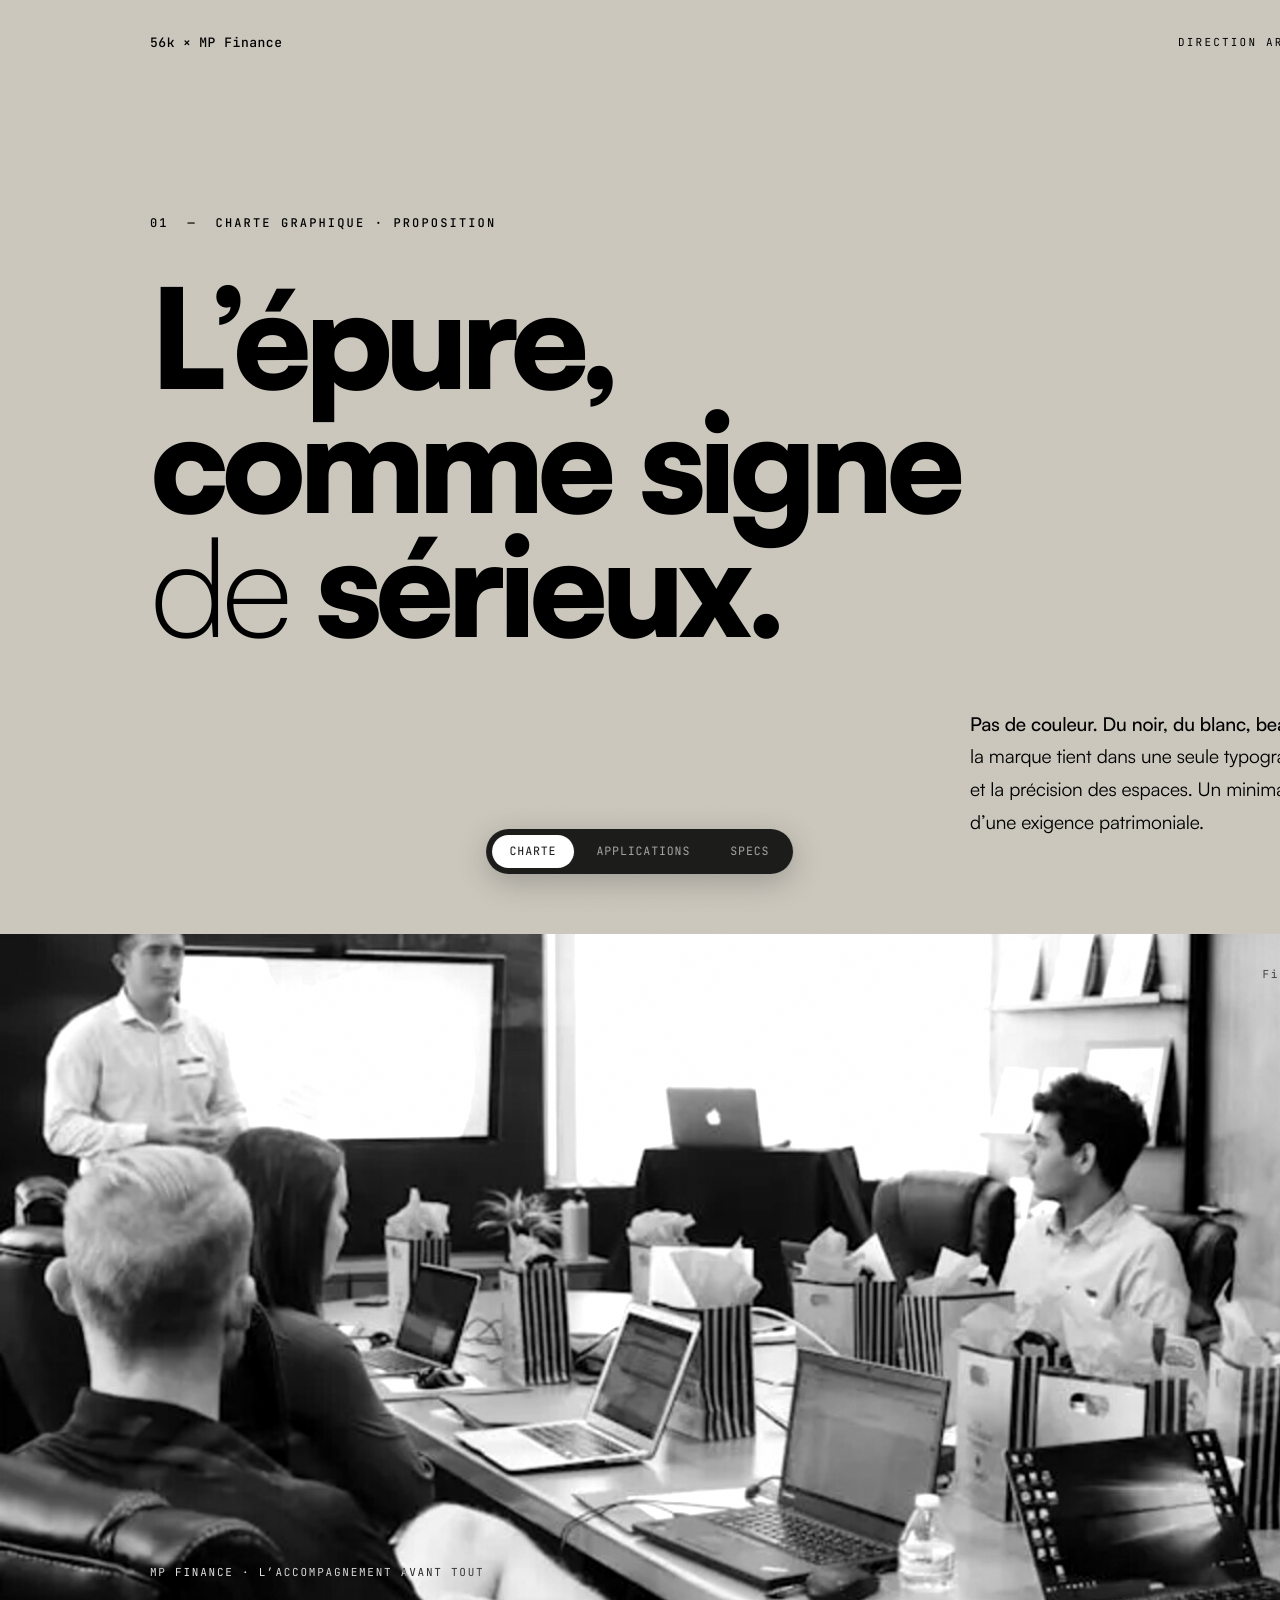
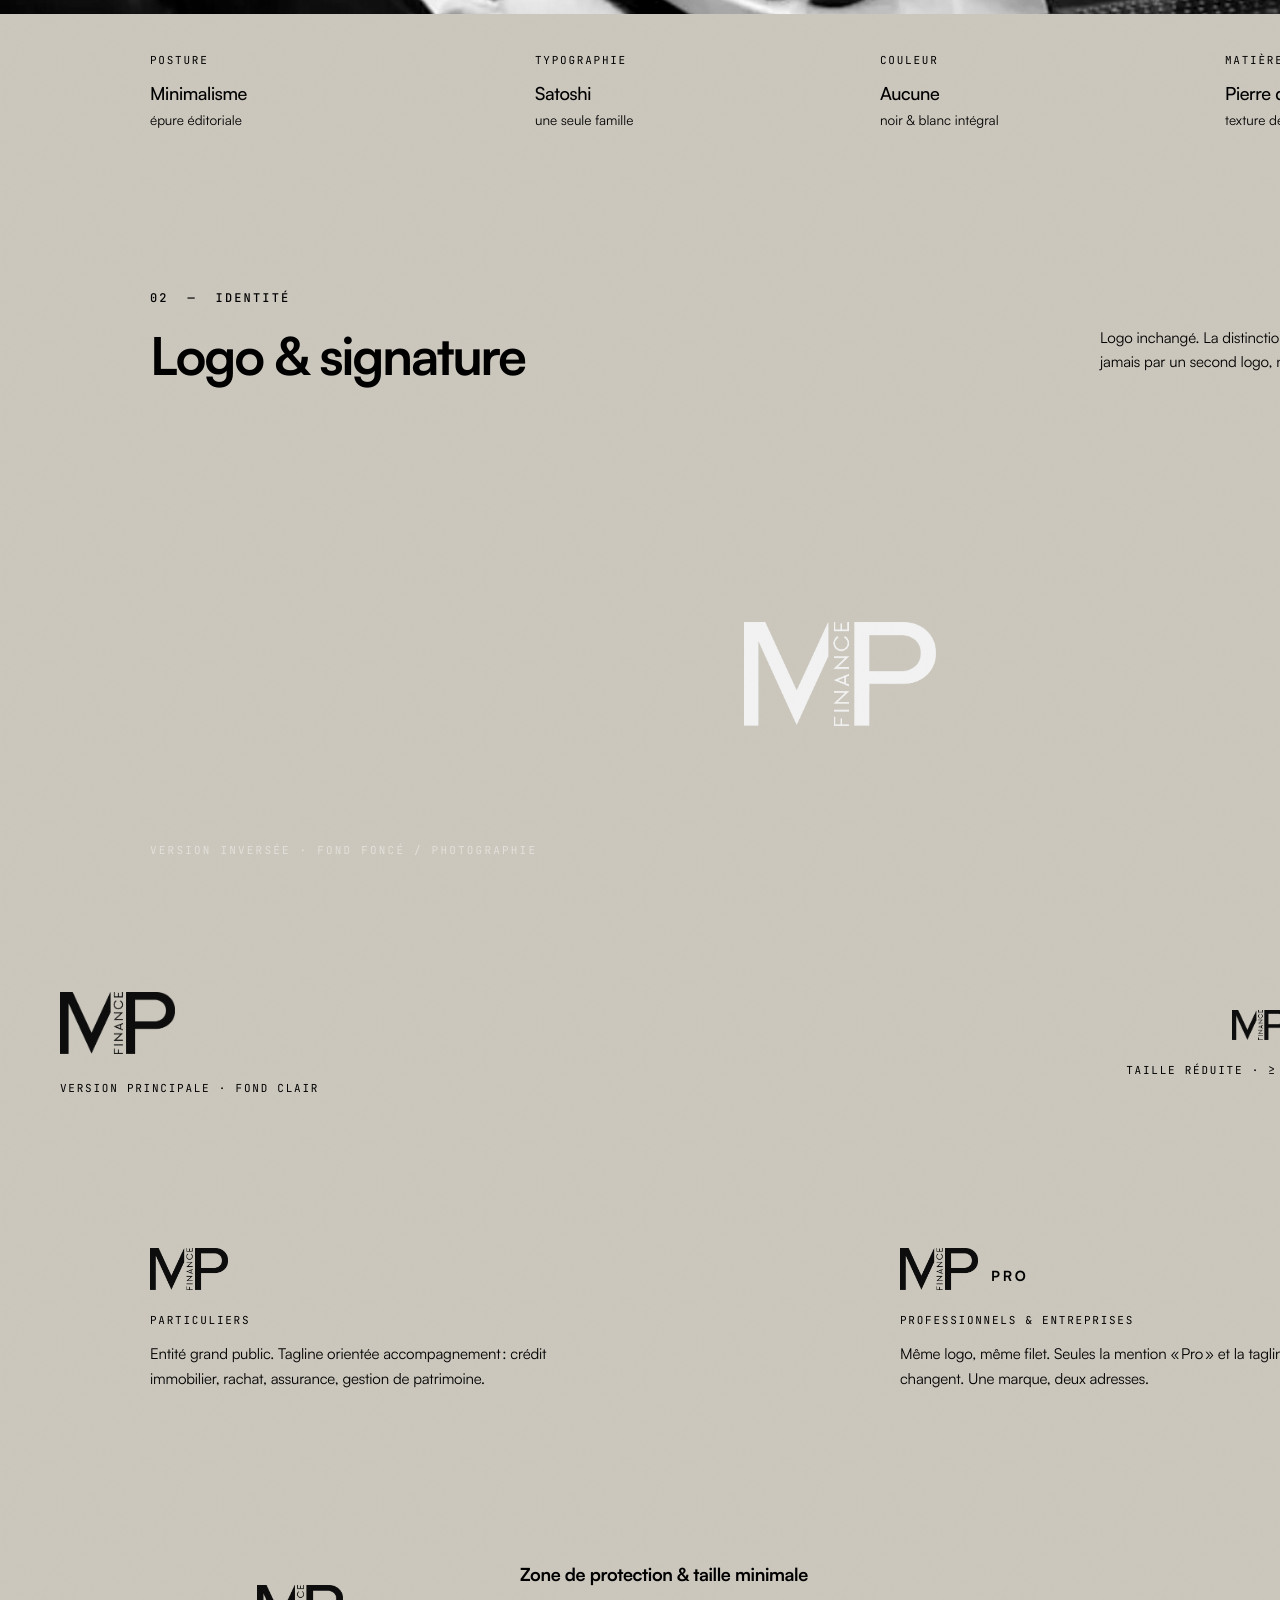
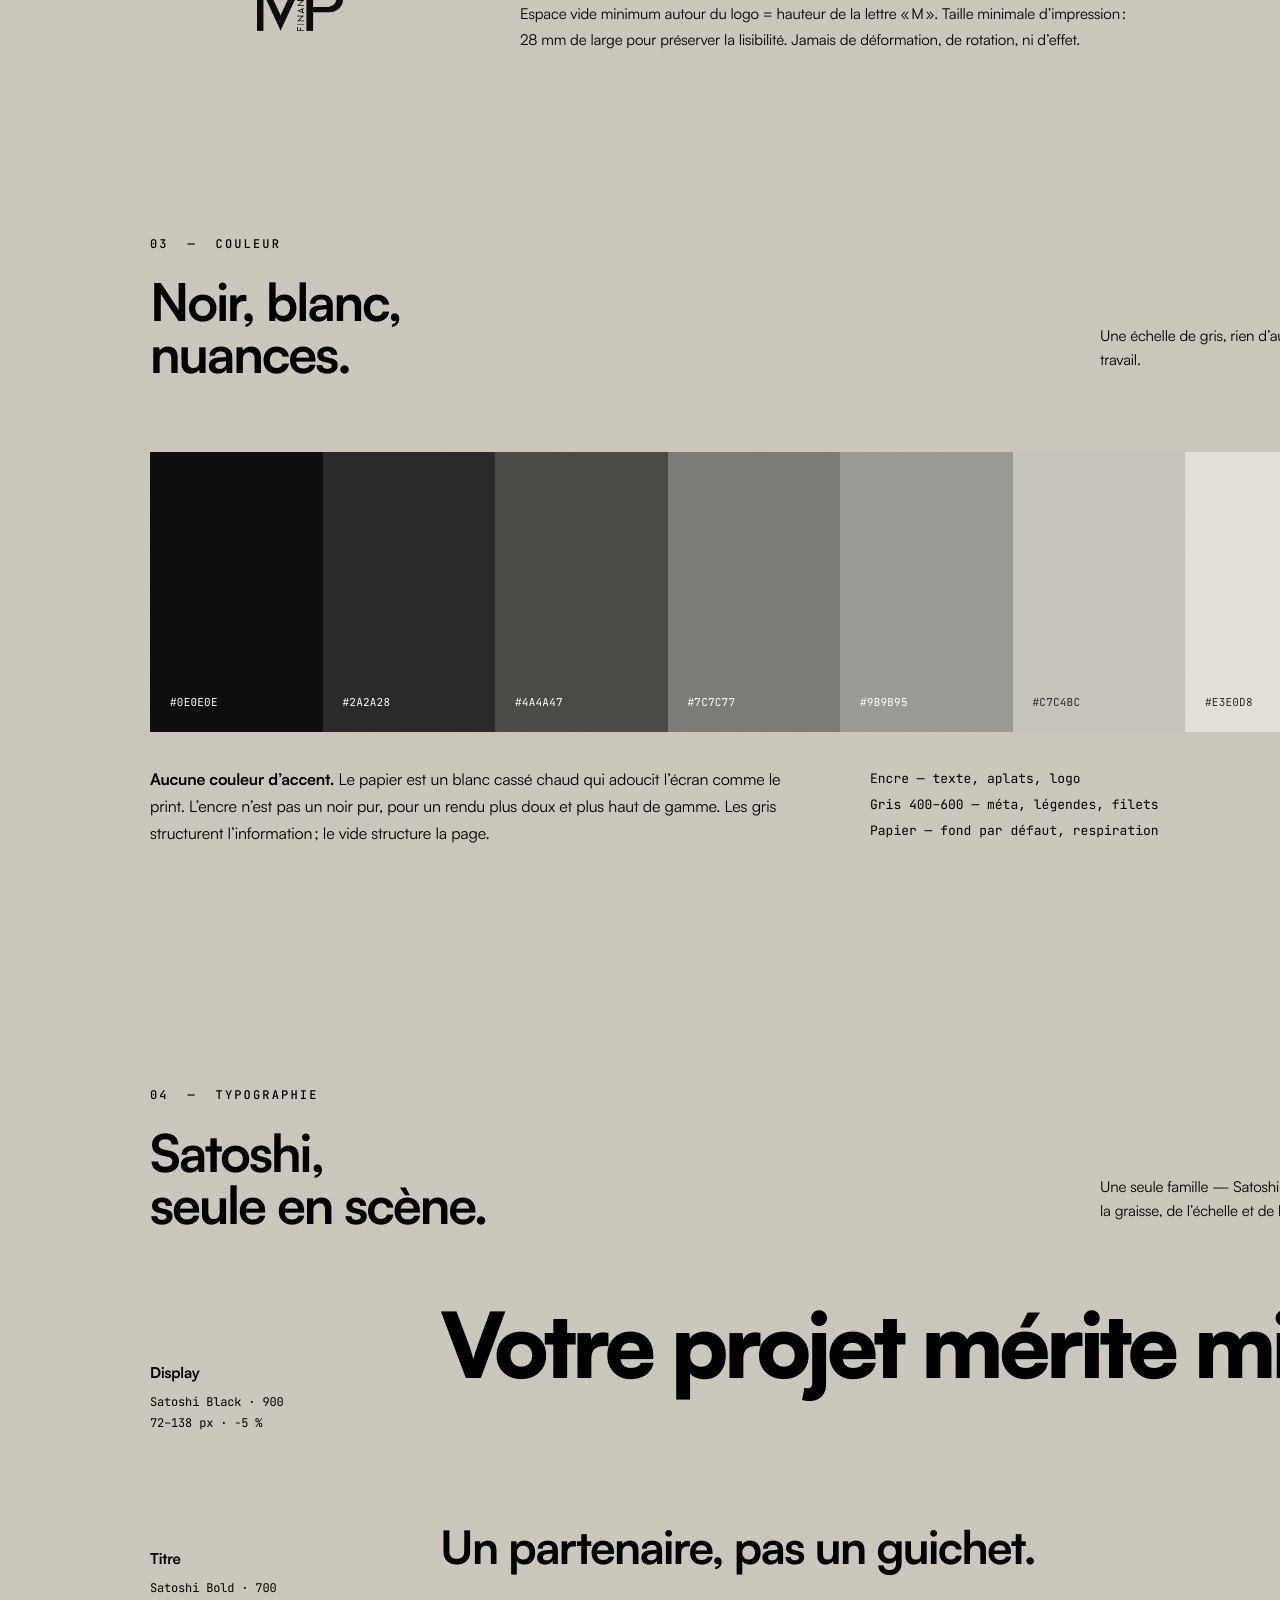
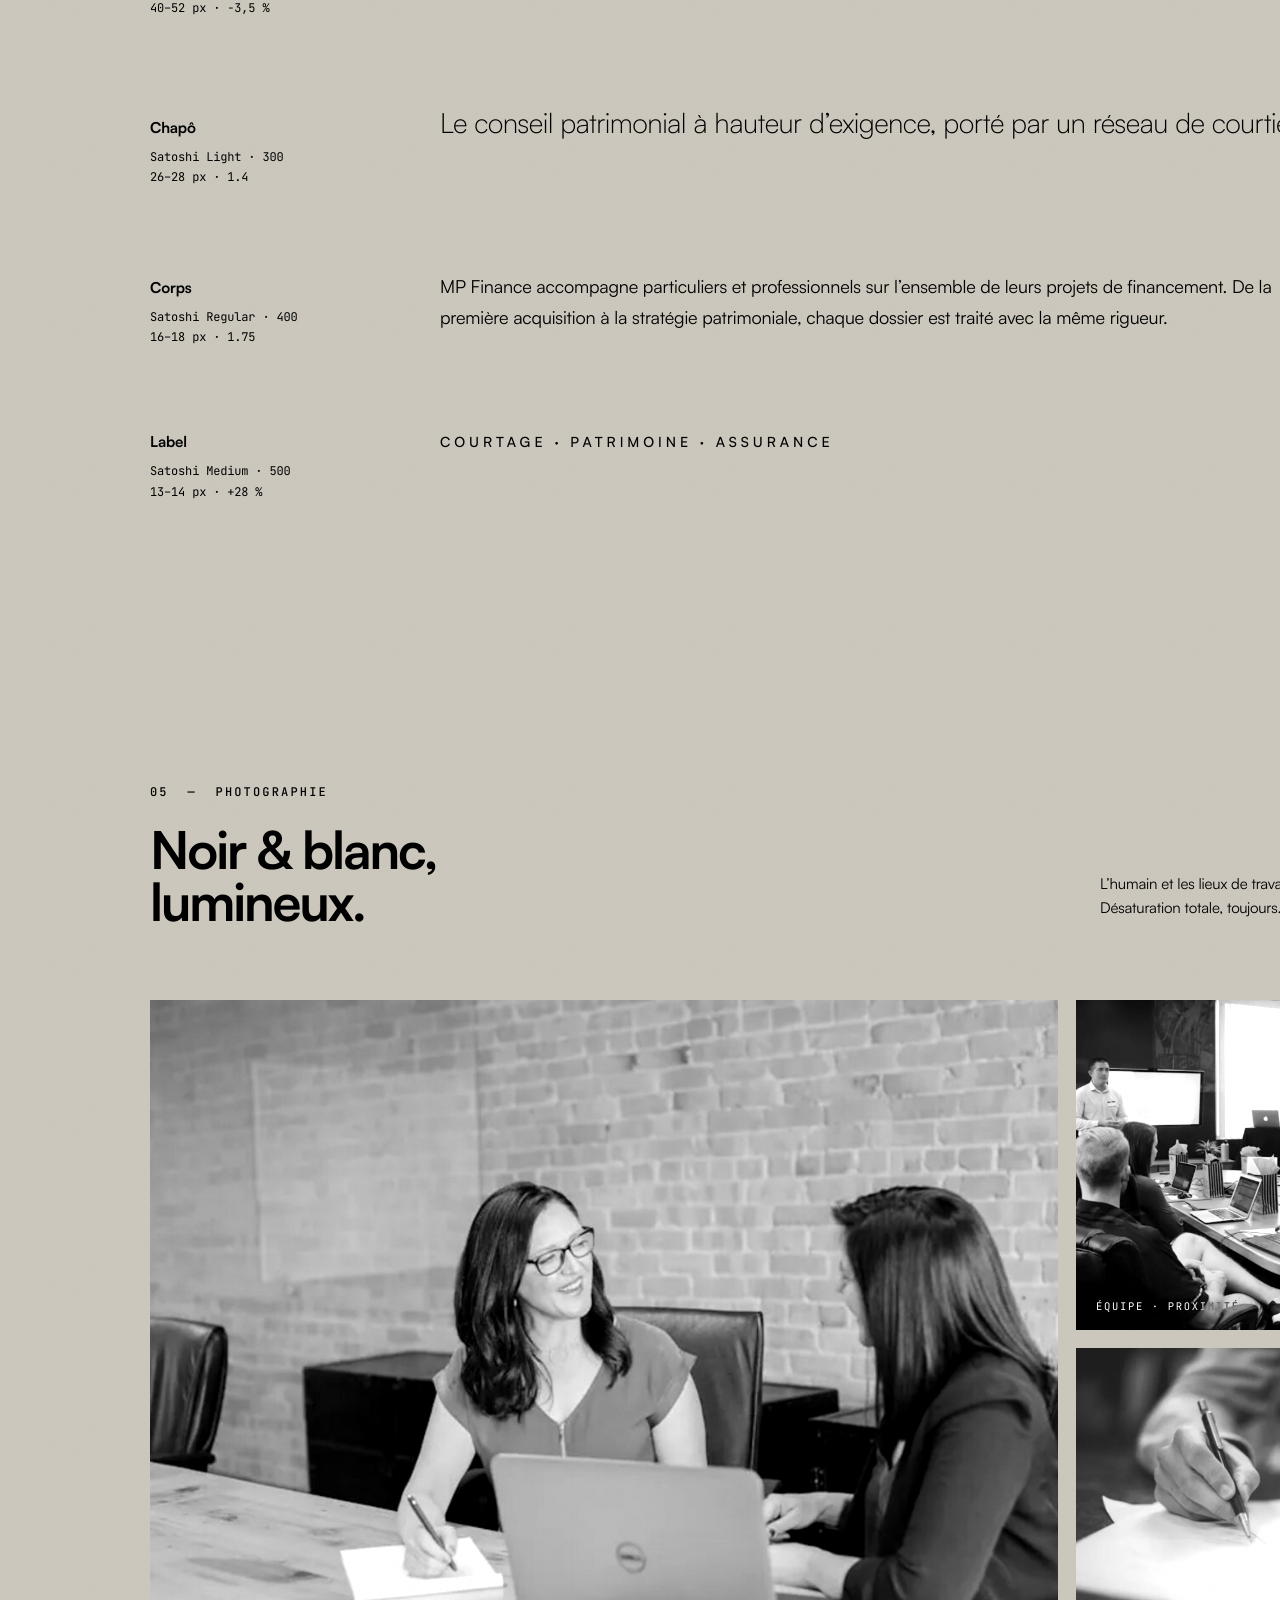
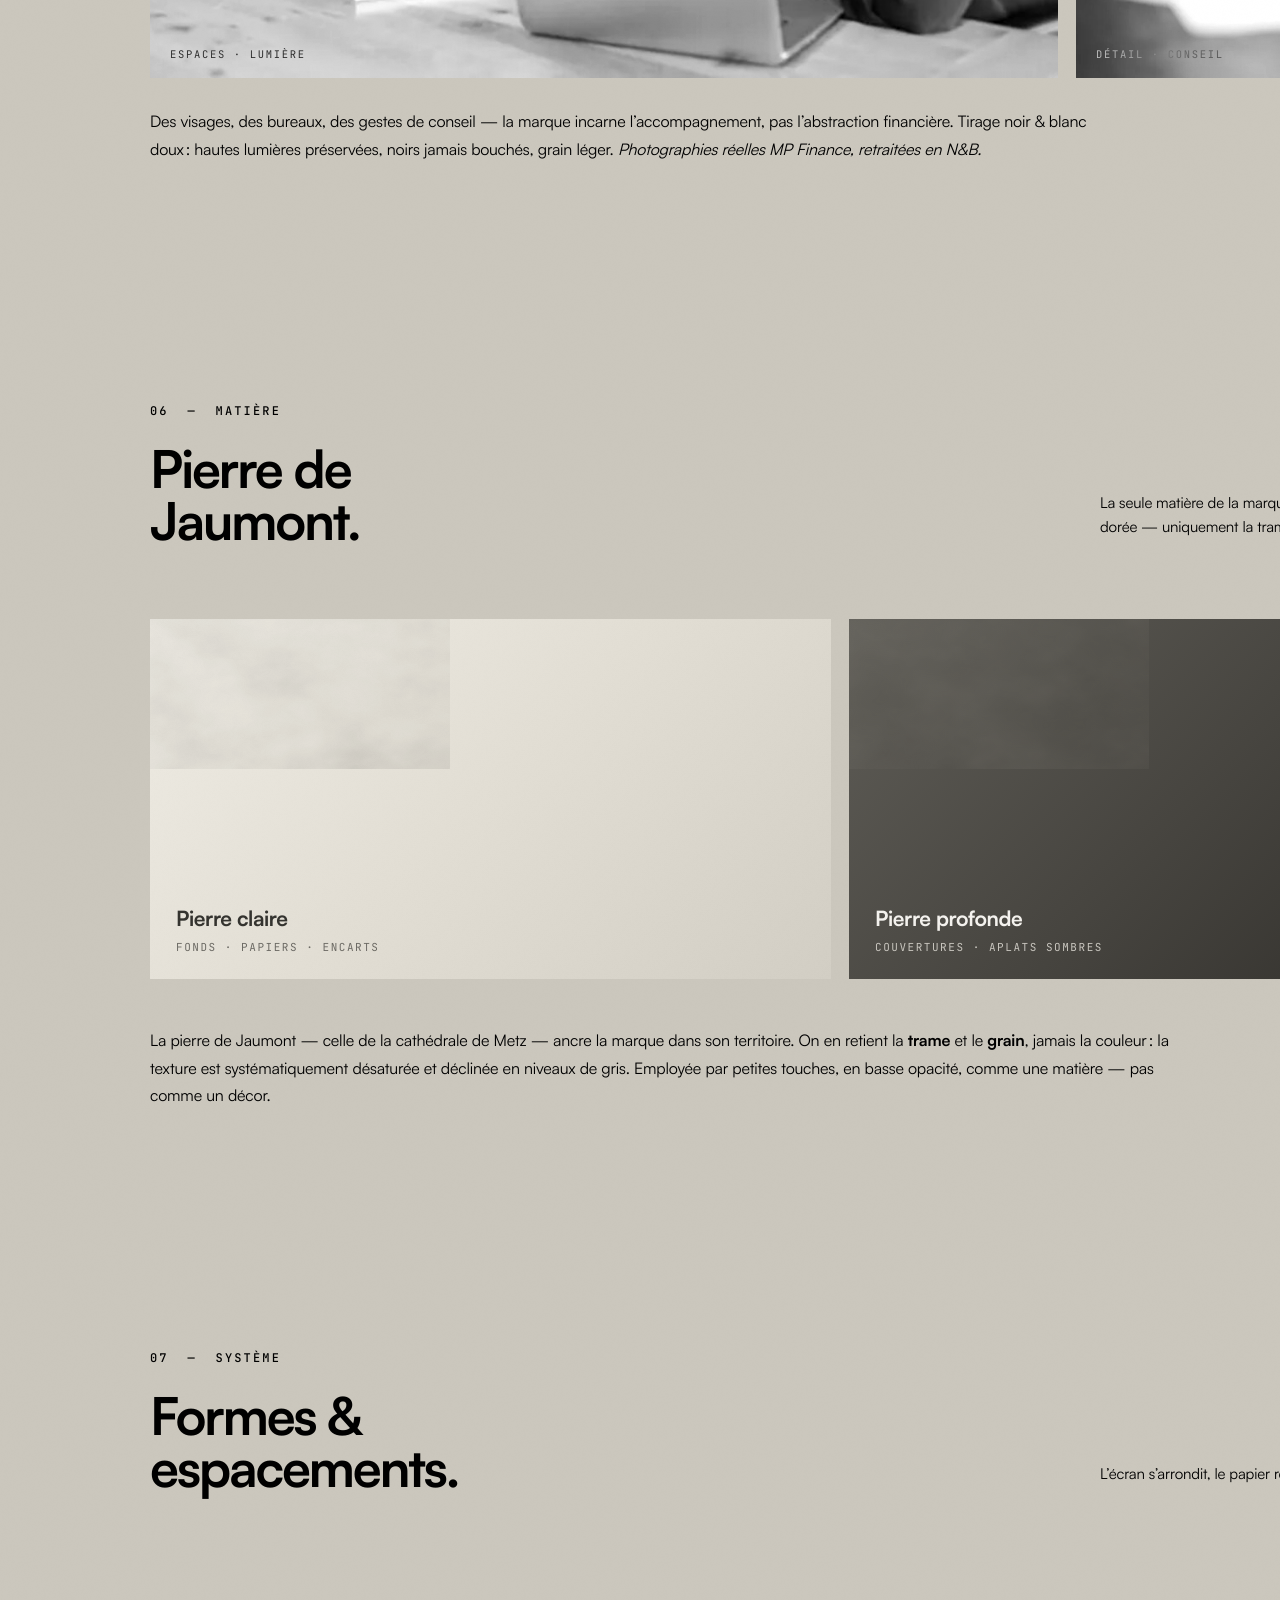
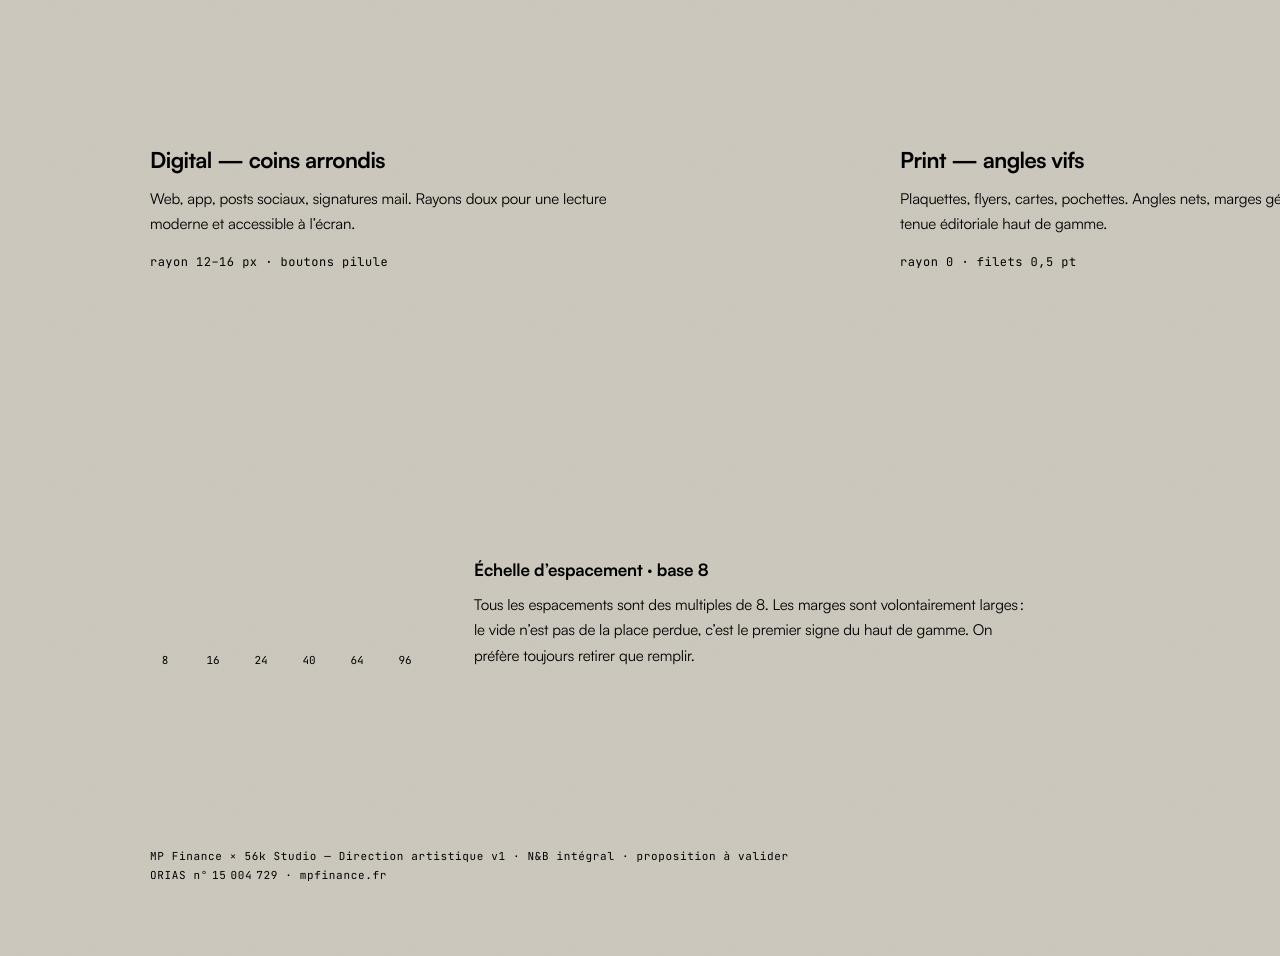
<file: index.html>
<!DOCTYPE html>
<html lang="fr">
<head>
<meta charset="UTF-8">
<title>MP Finance — Direction Artistique v1 · N&B</title>
<link rel="preconnect" href="https://fonts.googleapis.com">
<link rel="preconnect" href="https://fonts.gstatic.com" crossorigin>
<link href="https://fonts.googleapis.com/css2?family=JetBrains+Mono:wght@400;500&display=swap" rel="stylesheet">
<link rel="stylesheet" href="assets/fonts/satoshi.css">
<style>
  :root{
    --ink:#0e0e0e;--ink-soft:#2a2a28;--g-800:#1c1c1a;--g-700:#4a4a47;--g-600:#5e5e5a;
    --g-500:#7c7c77;--g-400:#9b9b95;--g-300:#c7c4bc;--g-200:#e3e0d8;--g-100:#eeebe3;
    --paper:#faf8f3;--paper-2:#f1efe9;--white:#ffffff;
    --line:#ddd9cf;
  }
  *{margin:0;padding:0;box-sizing:border-box}
  html,body{background:#cbc7bd}
  body{font-family:'Satoshi',sans-serif;color:var(--ink);letter-spacing:-0.011em;-webkit-font-smoothing:antialiased;text-rendering:geometricPrecision}
  .board{width:1680px;margin:0 auto;background:var(--paper);overflow:hidden;position:relative}
  .board::after{content:"";position:absolute;inset:0;pointer-events:none;background-image:url("data:image/svg+xml;utf8,<svg xmlns='http://www.w3.org/2000/svg' width='160' height='160'><filter id='n'><feTurbulence type='fractalNoise' baseFrequency='0.9' numOctaves='2'/><feColorMatrix type='saturate' values='0'/></filter><rect width='100%25' height='100%25' filter='url(%23n)' opacity='0.5'/></svg>");opacity:.022;mix-blend-mode:multiply}
  .wrap{padding-left:150px;padding-right:150px}
  .mono{font-family:'JetBrains Mono',monospace;letter-spacing:0}

  /* eyebrow */
  .ey{font-family:'JetBrains Mono',monospace;font-size:12px;font-weight:500;letter-spacing:.18em;text-transform:uppercase;color:var(--g-500)}
  .ey b{color:var(--ink);font-weight:500}
  .hr{height:1px;background:var(--line);border:0}

  /* masthead */
  .mast{display:flex;justify-content:space-between;align-items:center;padding:34px 150px;border-bottom:1px solid var(--ink)}
  .mast .mk{font-family:'JetBrains Mono',monospace;font-size:13px;letter-spacing:.04em;font-weight:500}
  .mast .mk .x{color:var(--g-400);margin:0 8px}
  .mast .rt{font-family:'JetBrains Mono',monospace;font-size:11px;letter-spacing:.2em;text-transform:uppercase;color:var(--g-500)}

  /* hero */
  .hero{padding:130px 150px 96px;position:relative}
  .hero .ey{margin-bottom:44px}
  .hero h1{font-weight:900;font-size:138px;line-height:0.9;letter-spacing:-0.05em}
  .hero h1 em{font-style:normal;font-weight:300;color:var(--g-400)}
  .hero .lead{margin-left:auto;margin-top:60px;max-width:560px;font-size:19px;line-height:1.72;color:var(--ink-soft);font-weight:400}
  .hero .lead .first{font-weight:500;color:var(--ink)}

  /* full-bleed photo */
  .bleed{position:relative;width:100%}
  .bleed img{display:block;width:100%;height:100%;object-fit:cover;filter:grayscale(1) contrast(1.04) brightness(1.02)}
  .band{height:680px}
  .band .cap{position:absolute;left:150px;bottom:34px;font-family:'JetBrains Mono',monospace;font-size:11px;letter-spacing:.16em;text-transform:uppercase;color:rgba(255,255,255,.9);mix-blend-mode:difference}
  .band .idx{position:absolute;right:150px;top:34px;font-family:'JetBrains Mono',monospace;font-size:11px;letter-spacing:.16em;color:rgba(255,255,255,.9);mix-blend-mode:difference}

  /* meta strip */
  .meta{display:grid;grid-template-columns:repeat(4,1fr);border-top:1px solid var(--ink)}
  .meta .cell{padding:40px 0;border-right:1px solid var(--line)}
  .meta .cell:last-child{border-right:0}
  .meta .cell:not(:first-child){padding-left:40px}
  .meta .k{font-family:'JetBrains Mono',monospace;font-size:11px;letter-spacing:.16em;text-transform:uppercase;color:var(--g-500);margin-bottom:14px}
  .meta .v{font-size:18px;font-weight:500;letter-spacing:-0.02em}
  .meta .v small{display:block;font-weight:400;font-size:13.5px;color:var(--g-600);margin-top:6px;letter-spacing:0}

  /* section scaffold */
  section{padding:120px 0}
  .sec-head{display:grid;grid-template-columns:minmax(0,1fr) 430px;gap:60px;align-items:end;margin-bottom:72px}
  .sec-head .l .ey{margin-bottom:24px}
  .sec-head h2{font-weight:700;font-size:52px;letter-spacing:-0.04em;line-height:1.0}
  .sec-head .note{font-size:15px;color:var(--g-600);line-height:1.6;padding-bottom:8px}

  /* 01 logo */
  .logo-hero{position:relative;background:var(--ink);height:440px;display:flex;align-items:center;justify-content:center}
  .logo-hero img{height:104px;width:auto}
  .logo-hero .tagm{position:absolute;left:150px;bottom:36px;font-family:'JetBrains Mono',monospace;font-size:11px;letter-spacing:.2em;text-transform:uppercase;color:rgba(255,255,255,.45)}
  .logo-hero .rtm{position:absolute;right:150px;top:36px;font-family:'JetBrains Mono',monospace;font-size:11px;letter-spacing:.16em;color:rgba(255,255,255,.45)}
  .logo-light{display:grid;grid-template-columns:1fr 1fr;border-bottom:1px solid var(--line)}
  .logo-light .cell{padding:80px 60px;display:flex;flex-direction:column;align-items:flex-start;justify-content:center;min-height:300px;border-right:1px solid var(--line)}
  .logo-light .cell:last-child{border-right:0}
  .logo-light img{height:62px;width:auto}
  .logo-light .lab{margin-top:28px;font-family:'JetBrains Mono',monospace;font-size:11px;letter-spacing:.16em;text-transform:uppercase;color:var(--g-500)}

  .entities{display:grid;grid-template-columns:1fr 1fr;gap:0;border-bottom:1px solid var(--line)}
  .entities .e{padding:54px 60px 54px 0}
  .entities .e:first-child{border-right:1px solid var(--line);padding-right:60px}
  .entities .e:last-child{padding-left:60px}
  .entities .lk{display:flex;align-items:flex-end;gap:13px;margin-bottom:24px}
  .entities .lk img{height:42px;width:auto}
  .entities .lk .pro{font-weight:700;font-size:14px;letter-spacing:.2em;color:var(--g-400);padding-bottom:4px}
  .entities .nm{font-family:'JetBrains Mono',monospace;font-size:11px;letter-spacing:.16em;text-transform:uppercase;color:var(--g-600);margin-bottom:14px}
  .entities p{font-size:15px;color:var(--g-700);line-height:1.65;max-width:430px}

  .clear{display:grid;grid-template-columns:300px 1fr;gap:70px;align-items:center;padding-top:54px}
  .clear .dia{position:relative;aspect-ratio:1/.72;border:1px solid var(--line);display:flex;align-items:center;justify-content:center;background:var(--paper-2)}
  .clear .dia .pad{position:absolute;inset:26px;border:1px dashed var(--g-300)}
  .clear .dia img{height:46px;width:auto;position:relative}
  .clear .tx h4{font-size:18px;font-weight:700;letter-spacing:-0.02em;margin-bottom:14px}
  .clear .tx p{font-size:15px;color:var(--g-700);line-height:1.7;max-width:620px}

  /* 02 palette */
  .scale{display:grid;grid-template-columns:repeat(8,1fr)}
  .sw{height:280px;display:flex;align-items:flex-end;padding:22px 20px}
  .sw .hx{font-family:'JetBrains Mono',monospace;font-size:11px;letter-spacing:.02em}
  .scale .meta-r{grid-column:1/-1;display:grid;grid-template-columns:1fr 1fr;gap:60px;padding-top:34px;border-top:1px solid var(--line);margin-top:0}
  .scale .meta-r p{font-size:16px;line-height:1.7;color:var(--ink-soft)}
  .scale .meta-r p strong{font-weight:700}
  .scale .meta-r .mono{font-size:13px;color:var(--g-600);line-height:2}

  /* 03 typo */
  .ty .row{display:grid;grid-template-columns:230px 1fr;gap:60px;align-items:baseline;padding:42px 0;border-top:1px solid var(--line)}
  .ty .row:first-of-type{border-top:0;padding-top:0}
  .ty .row .m .lv{font-weight:700;font-size:15px}
  .ty .row .m .sp{font-family:'JetBrains Mono',monospace;font-size:12px;color:var(--g-500);margin-top:9px;line-height:1.7}
  .s-disp{font-weight:900;font-size:90px;letter-spacing:-0.05em;line-height:0.9}
  .s-h2{font-weight:700;font-size:46px;letter-spacing:-0.035em}
  .s-lead{font-weight:300;font-size:28px;color:var(--ink-soft);line-height:1.4;letter-spacing:-0.02em}
  .s-body{font-weight:400;font-size:18px;color:var(--ink-soft);line-height:1.75;max-width:840px}
  .s-label{font-family:'Satoshi';font-weight:500;font-size:14px;letter-spacing:.28em;text-transform:uppercase;color:var(--g-600)}

  /* 04 photo composition */
  .photo-comp{display:grid;grid-template-columns:2fr 1fr;grid-template-rows:repeat(2,330px);gap:18px}
  .photo-comp .p{position:relative;overflow:hidden;background:#ddd}
  .photo-comp .p.tall{grid-row:1/3}
  .photo-comp .p img{width:100%;height:100%;object-fit:cover;filter:grayscale(1) contrast(1.04) brightness(1.02)}
  .photo-comp .p .t{position:absolute;left:20px;bottom:16px;font-family:'JetBrains Mono',monospace;font-size:10.5px;letter-spacing:.16em;text-transform:uppercase;color:#fff;mix-blend-mode:difference}
  .photo-note{margin-top:30px;font-size:16px;color:var(--ink-soft);line-height:1.72;max-width:980px}
  .photo-note em{color:var(--g-500);font-style:italic}

  /* 05 matiere */
  .tex{display:grid;grid-template-columns:1fr 1fr;gap:18px}
  .tx-sw{position:relative;overflow:hidden;min-height:360px}
  .tx-sw.pale{background:linear-gradient(135deg,#efece4 0%,#e2ded4 48%,#d2cec4 100%)}
  .tx-sw.deep{background:linear-gradient(135deg,#5f5d57 0%,#46443f 52%,#2e2c28 100%)}
  .tx-no{position:absolute;inset:0;opacity:.55;mix-blend-mode:multiply}
  .tx-sw.deep .tx-no{mix-blend-mode:overlay;opacity:.45}
  .tx-lab{position:absolute;left:26px;bottom:24px}
  .tx-lab .t{font-weight:700;font-size:21px;letter-spacing:-0.02em}
  .tx-lab .s{font-family:'JetBrains Mono',monospace;font-size:11px;letter-spacing:.14em;text-transform:uppercase;margin-top:8px}
  .tx-sw.pale .tx-lab .t{color:#34332f}.tx-sw.pale .tx-lab .s{color:#6c6a64}
  .tx-sw.deep .tx-lab .t{color:#f4f2ee}.tx-sw.deep .tx-lab .s{color:#c9c6bf}
  .tex-copy{grid-column:1/-1;padding-top:30px;border-top:1px solid var(--line);font-size:16px;color:var(--ink-soft);line-height:1.72;max-width:1040px}
  .tex-copy strong{font-weight:700}

  /* 06 systeme */
  .sys{display:grid;grid-template-columns:1fr 1fr;gap:0;border-top:1px solid var(--line);border-bottom:1px solid var(--line)}
  .sys .c{padding:54px 60px 54px 0}
  .sys .c:first-child{border-right:1px solid var(--line)}
  .sys .c:last-child{padding-left:60px;padding-right:0}
  .sys .demo{height:96px;background:var(--ink);margin-bottom:30px}
  .sys .c.dig .demo{border-radius:16px}
  .sys h3{font-weight:700;font-size:22px;letter-spacing:-0.025em;margin-bottom:12px}
  .sys p{font-size:15px;color:var(--g-700);line-height:1.65;max-width:480px}
  .sys .px{font-family:'JetBrains Mono',monospace;font-size:12px;letter-spacing:.04em;color:var(--g-500);margin-top:18px}
  .space{display:flex;gap:54px;align-items:flex-end;padding-top:60px}
  .space .bars{display:flex;align-items:flex-end;gap:18px}
  .space .bars .col{text-align:center}
  .space .bars .u{background:var(--ink);width:30px}
  .space .bars .lab{font-family:'JetBrains Mono',monospace;font-size:11px;color:var(--g-500);margin-top:10px}
  .space .tx h4{font-size:17px;font-weight:700;margin-bottom:10px}
  .space .tx p{font-size:15px;color:var(--g-700);line-height:1.7;max-width:560px}

  footer{padding:60px 150px 70px;border-top:1px solid var(--ink);display:flex;justify-content:space-between;align-items:center}
  footer .l{font-family:'JetBrains Mono',monospace;font-size:11px;letter-spacing:.06em;color:var(--g-500);max-width:900px;line-height:1.7}
  footer .r{font-weight:900;font-size:15px;letter-spacing:-0.02em}
</style>
</head>
<body>
<div class="board">

  <!-- MASTHEAD -->
  <div class="mast">
    <div class="mk">56k<span class="x">×</span>MP Finance</div>
    <div class="rt">Direction Artistique — v1 · N&amp;B intégral</div>
  </div>

  <!-- HERO -->
  <div class="hero">
    <div class="ey"><b>01</b> &nbsp;—&nbsp; Charte graphique · proposition</div>
    <h1>L’épure,<br>comme signe<br><em>de</em> sérieux.</h1>
    <p class="lead"><span class="first">Pas de couleur. Du noir, du blanc, beaucoup de respiration.</span> Toute la marque tient dans une seule typographie, une photographie sobre et la précision des espaces. Un minimalisme intégral, à la hauteur d’une exigence patrimoniale.</p>
  </div>

  <!-- FULL-BLEED PHOTO -->
  <div class="bleed band">
    <img src="assets/mpf-team.jpg" alt="Équipe MP Finance">
    <span class="cap">MP Finance · l’accompagnement avant tout</span>
    <span class="idx">Fig. 00 — Photographie de marque</span>
  </div>

  <!-- META STRIP -->
  <div class="wrap">
    <div class="meta">
      <div class="cell"><div class="k">Posture</div><div class="v">Minimalisme<small>épure éditoriale</small></div></div>
      <div class="cell"><div class="k">Typographie</div><div class="v">Satoshi<small>une seule famille</small></div></div>
      <div class="cell"><div class="k">Couleur</div><div class="v">Aucune<small>noir &amp; blanc intégral</small></div></div>
      <div class="cell"><div class="k">Matière</div><div class="v">Pierre de Jaumont<small>texture désaturée</small></div></div>
    </div>
  </div>

  <!-- 01 LOGO -->
  <section class="wrap" style="padding-bottom:0">
    <div class="sec-head">
      <div class="l"><div class="ey"><b>02</b> &nbsp;—&nbsp; Identité</div><h2>Logo &amp; signature</h2></div>
      <div class="note">Logo inchangé. La distinction des entités passe par la tagline — jamais par un second logo, ni par une couleur.</div>
    </div>
  </section>
  <div class="bleed logo-hero">
    <img src="assets/logo-blanc.png" alt="MP Finance" style="filter:none">
    <span class="tagm">Version inversée · fond foncé / photographie</span>
    <span class="rtm">Lockup principal</span>
  </div>
  <div class="logo-light">
    <div class="cell">
      <img src="assets/logo-noir.png" alt="MP Finance">
      <div class="lab">Version principale · fond clair</div>
    </div>
    <div class="cell" style="align-items:center;text-align:center">
      <img src="assets/logo-noir.png" alt="MP Finance" style="height:30px">
      <div class="lab" style="margin-top:24px">Taille réduite · ≥ 28 mm / 96 px</div>
    </div>
  </div>
  <div class="wrap">
    <div class="entities">
      <div class="e">
        <div class="lk"><img src="assets/logo-noir.png" alt="MP Finance"></div>
        <div class="nm">Particuliers</div>
        <p>Entité grand public. Tagline orientée accompagnement : crédit immobilier, rachat, assurance, gestion de patrimoine.</p>
      </div>
      <div class="e">
        <div class="lk"><img src="assets/logo-noir.png" alt="MP Finance"><span class="pro">PRO</span></div>
        <div class="nm">Professionnels &amp; entreprises</div>
        <p>Même logo, même filet. Seules la mention « Pro » et la tagline changent. Une marque, deux adresses.</p>
      </div>
    </div>
    <div class="clear">
      <div class="dia"><span class="pad"></span><img src="assets/logo-noir.png" alt="MP Finance"></div>
      <div class="tx">
        <h4>Zone de protection &amp; taille minimale</h4>
        <p>Espace vide minimum autour du logo = hauteur de la lettre « M ». Taille minimale d’impression : 28 mm de large pour préserver la lisibilité. Jamais de déformation, de rotation, ni d’effet.</p>
      </div>
    </div>
  </div>

  <!-- 02 PALETTE -->
  <section class="wrap">
    <div class="sec-head">
      <div class="l"><div class="ey"><b>03</b> &nbsp;—&nbsp; Couleur</div><h2>Noir, blanc,<br>nuances.</h2></div>
      <div class="note">Une échelle de gris, rien d’autre. Le contraste et le vide font tout le travail.</div>
    </div>
    <div class="scale">
      <div class="sw" style="background:#0e0e0e"><span class="hx" style="color:#fff">#0E0E0E</span></div>
      <div class="sw" style="background:#2a2a28"><span class="hx" style="color:#fff">#2A2A28</span></div>
      <div class="sw" style="background:#4a4a47"><span class="hx" style="color:#fff">#4A4A47</span></div>
      <div class="sw" style="background:#7c7c77"><span class="hx" style="color:#fff">#7C7C77</span></div>
      <div class="sw" style="background:#9b9b95"><span class="hx" style="color:#fff">#9B9B95</span></div>
      <div class="sw" style="background:#c7c4bc"><span class="hx" style="color:#2a2a28">#C7C4BC</span></div>
      <div class="sw" style="background:#e3e0d8"><span class="hx" style="color:#2a2a28">#E3E0D8</span></div>
      <div class="sw" style="background:#faf8f3;box-shadow:inset 1px 0 0 #e3e0d8"><span class="hx" style="color:#2a2a28">#FAF8F3</span></div>
      <div class="meta-r">
        <p><strong>Aucune couleur d’accent.</strong> Le papier est un blanc cassé chaud qui adoucit l’écran comme le print. L’encre n’est pas un noir pur, pour un rendu plus doux et plus haut de gamme. Les gris structurent l’information ; le vide structure la page.</p>
        <div class="mono">Encre — texte, aplats, logo<br>Gris 400–600 — méta, légendes, filets<br>Papier — fond par défaut, respiration</div>
      </div>
    </div>
  </section>

  <!-- 03 TYPO -->
  <section class="wrap">
    <div class="sec-head">
      <div class="l"><div class="ey"><b>04</b> &nbsp;—&nbsp; Typographie</div><h2>Satoshi,<br>seule en scène.</h2></div>
      <div class="note">Une seule famille — Satoshi (Fontshare). Toute la hiérarchie naît de la graisse, de l’échelle et de la casse — jamais d’une 2ᵉ police.</div>
    </div>
    <div class="ty">
      <div class="row"><div class="m"><div class="lv">Display</div><div class="sp">Satoshi Black · 900<br>72–138 px · −5 %</div></div><div class="s-disp">Votre projet mérite mieux.</div></div>
      <div class="row"><div class="m"><div class="lv">Titre</div><div class="sp">Satoshi Bold · 700<br>40–52 px · −3,5 %</div></div><div class="s-h2">Un partenaire, pas un guichet.</div></div>
      <div class="row"><div class="m"><div class="lv">Chapô</div><div class="sp">Satoshi Light · 300<br>26–28 px · 1.4</div></div><div class="s-lead">Le conseil patrimonial à hauteur d’exigence, porté par un réseau de courtiers indépendants.</div></div>
      <div class="row"><div class="m"><div class="lv">Corps</div><div class="sp">Satoshi Regular · 400<br>16–18 px · 1.75</div></div><div class="s-body">MP Finance accompagne particuliers et professionnels sur l’ensemble de leurs projets de financement. De la première acquisition à la stratégie patrimoniale, chaque dossier est traité avec la même rigueur.</div></div>
      <div class="row"><div class="m"><div class="lv">Label</div><div class="sp">Satoshi Medium · 500<br>13–14 px · +28 %</div></div><div class="s-label">Courtage · Patrimoine · Assurance</div></div>
    </div>
  </section>

  <!-- 04 PHOTO -->
  <section class="wrap">
    <div class="sec-head">
      <div class="l"><div class="ey"><b>05</b> &nbsp;—&nbsp; Photographie</div><h2>Noir &amp; blanc,<br>lumineux.</h2></div>
      <div class="note">L’humain et les lieux de travail, lumière naturelle, peu de contraste. Désaturation totale, toujours.</div>
    </div>
    <div class="photo-comp">
      <div class="p tall"><img src="assets/mpf-interior.jpg" alt=""><span class="t">Espaces · lumière</span></div>
      <div class="p"><img src="assets/mpf-team.jpg" alt=""><span class="t">Équipe · proximité</span></div>
      <div class="p"><img src="assets/mpf-desk.jpg" alt=""><span class="t">Détail · conseil</span></div>
    </div>
    <p class="photo-note">Des visages, des bureaux, des gestes de conseil — la marque incarne l’accompagnement, pas l’abstraction financière. Tirage noir &amp; blanc doux : hautes lumières préservées, noirs jamais bouchés, grain léger. <em>Photographies réelles MP Finance, retraitées en N&amp;B.</em></p>
  </section>

  <!-- 05 MATIERE -->
  <section class="wrap">
    <div class="sec-head">
      <div class="l"><div class="ey"><b>06</b> &nbsp;—&nbsp; Matière</div><h2>Pierre de<br>Jaumont.</h2></div>
      <div class="note">La seule matière de la marque : la pierre, désaturée. Aucune teinte dorée — uniquement la trame et le relief, en niveaux de gris.</div>
    </div>
    <div class="tex">
      <div class="tx-sw pale">
        <svg class="tx-no" xmlns="http://www.w3.org/2000/svg"><filter id="n1"><feTurbulence type="fractalNoise" baseFrequency="0.011 0.017" numOctaves="4" seed="7"/><feColorMatrix type="saturate" values="0"/></filter><rect width="100%" height="100%" filter="url(#n1)" opacity="0.6"/></svg>
        <div class="tx-lab"><div class="t">Pierre claire</div><div class="s">Fonds · papiers · encarts</div></div>
      </div>
      <div class="tx-sw deep">
        <svg class="tx-no" xmlns="http://www.w3.org/2000/svg"><filter id="n2"><feTurbulence type="fractalNoise" baseFrequency="0.011 0.017" numOctaves="4" seed="11"/><feColorMatrix type="saturate" values="0"/></filter><rect width="100%" height="100%" filter="url(#n2)" opacity="0.6"/></svg>
        <div class="tx-lab"><div class="t">Pierre profonde</div><div class="s">Couvertures · aplats sombres</div></div>
      </div>
      <p class="tex-copy">La pierre de Jaumont — celle de la cathédrale de Metz — ancre la marque dans son territoire. On en retient la <strong>trame</strong> et le <strong>grain</strong>, jamais la couleur : la texture est systématiquement désaturée et déclinée en niveaux de gris. Employée par petites touches, en basse opacité, comme une matière — pas comme un décor.</p>
    </div>
  </section>

  <!-- 06 SYSTEME -->
  <section class="wrap">
    <div class="sec-head">
      <div class="l"><div class="ey"><b>07</b> &nbsp;—&nbsp; Système</div><h2>Formes &amp;<br>espacements.</h2></div>
      <div class="note">L’écran s’arrondit, le papier reste net. Et partout : de l’air.</div>
    </div>
    <div class="sys">
      <div class="c dig">
        <div class="demo"></div>
        <h3>Digital — coins arrondis</h3>
        <p>Web, app, posts sociaux, signatures mail. Rayons doux pour une lecture moderne et accessible à l’écran.</p>
        <div class="px">rayon 12–16 px · boutons pilule</div>
      </div>
      <div class="c">
        <div class="demo"></div>
        <h3>Print — angles vifs</h3>
        <p>Plaquettes, flyers, cartes, pochettes. Angles nets, marges généreuses, tenue éditoriale haut de gamme.</p>
        <div class="px">rayon 0 · filets 0,5 pt</div>
      </div>
    </div>
    <div class="space">
      <div class="bars">
        <div class="col"><div class="u" style="height:24px"></div><div class="lab">8</div></div>
        <div class="col"><div class="u" style="height:48px"></div><div class="lab">16</div></div>
        <div class="col"><div class="u" style="height:72px"></div><div class="lab">24</div></div>
        <div class="col"><div class="u" style="height:120px"></div><div class="lab">40</div></div>
        <div class="col"><div class="u" style="height:180px"></div><div class="lab">64</div></div>
        <div class="col"><div class="u" style="height:260px"></div><div class="lab">96</div></div>
      </div>
      <div class="tx">
        <h4>Échelle d’espacement · base 8</h4>
        <p>Tous les espacements sont des multiples de 8. Les marges sont volontairement larges : le vide n’est pas de la place perdue, c’est le premier signe du haut de gamme. On préfère toujours retirer que remplir.</p>
      </div>
    </div>
  </section>

  <footer>
    <span class="l">MP Finance × 56k Studio — Direction artistique v1 · N&amp;B intégral · proposition à valider<br>ORIAS n° 15 004 729 · mpfinance.fr</span>
    <span class="r">56k.studio</span>
  </footer>

</div>
<style>
  .bb-pager{position:fixed;left:50%;bottom:26px;transform:translateX(-50%);z-index:99;display:flex;gap:4px;background:rgba(14,14,14,.92);-webkit-backdrop-filter:blur(8px);backdrop-filter:blur(8px);border-radius:999px;padding:6px;box-shadow:0 8px 30px rgba(0,0,0,.22);font-family:'JetBrains Mono','SF Mono',monospace}
  .bb-pager a{color:rgba(255,255,255,.62);text-decoration:none;font-size:11.5px;letter-spacing:.08em;text-transform:uppercase;padding:9px 18px;border-radius:999px;transition:.18s}
  .bb-pager a:hover{color:#fff}
  .bb-pager a.on{background:#fff;color:#0e0e0e}
  @media print{.bb-pager{display:none}}
</style>
<nav class="bb-pager">
  <a href="index.html" class="on" data-p="charte">Charte</a>
  <a href="applications.html" data-p="applications">Applications</a>
  <a href="specs.html" data-p="specs">Specs</a>
</nav>

</body>
</html>
</file>
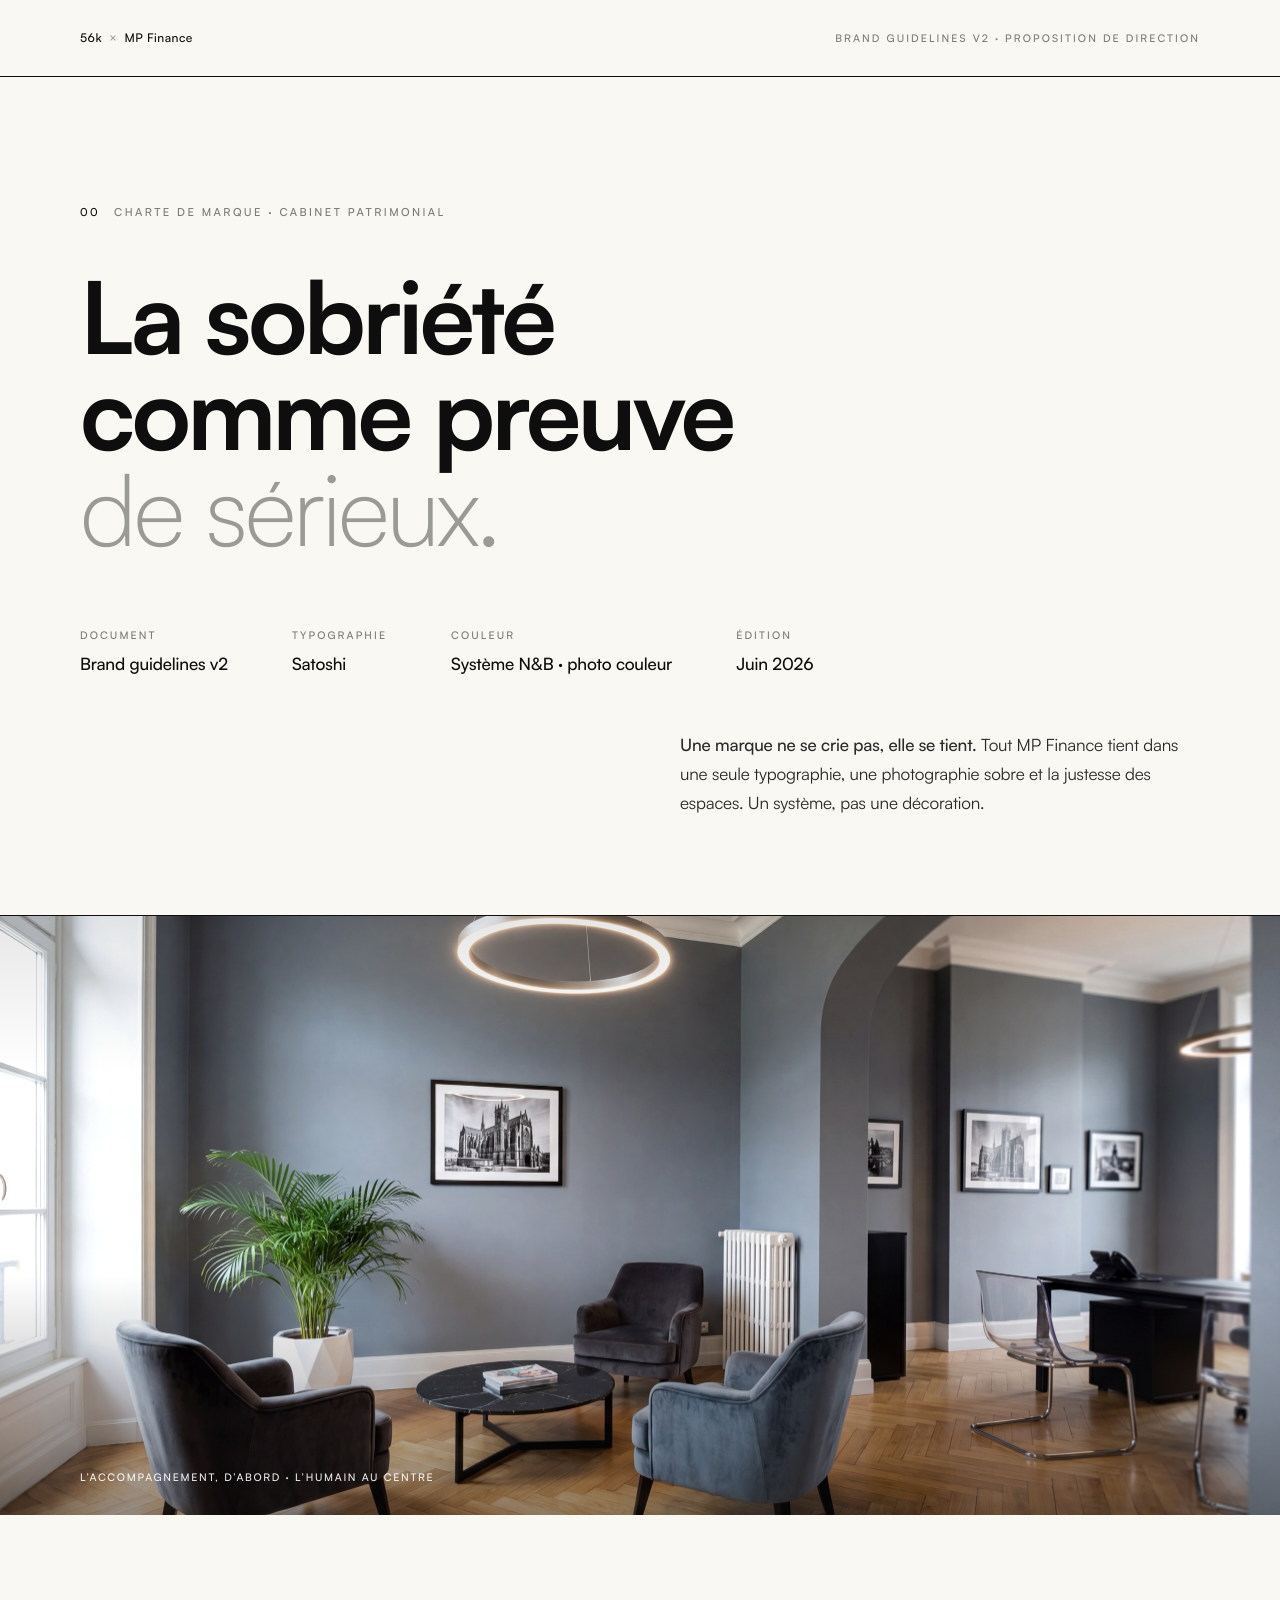
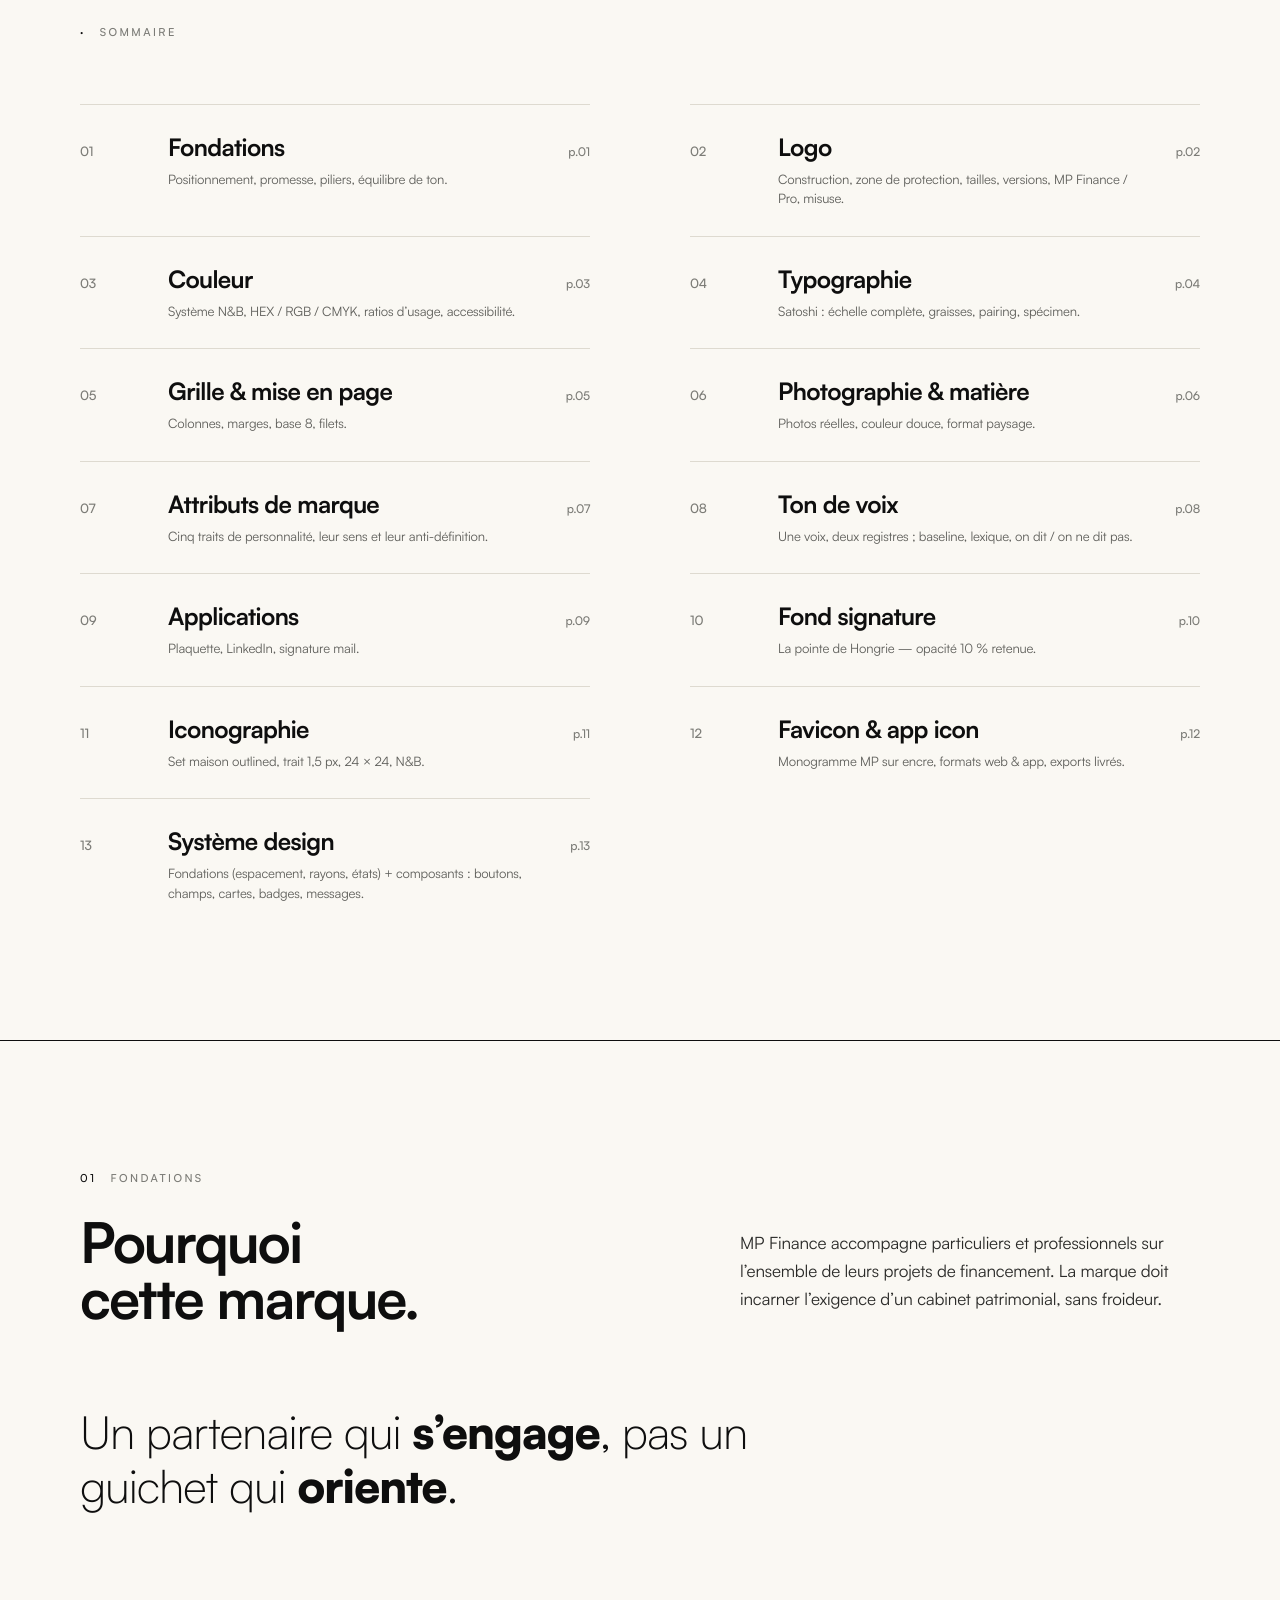
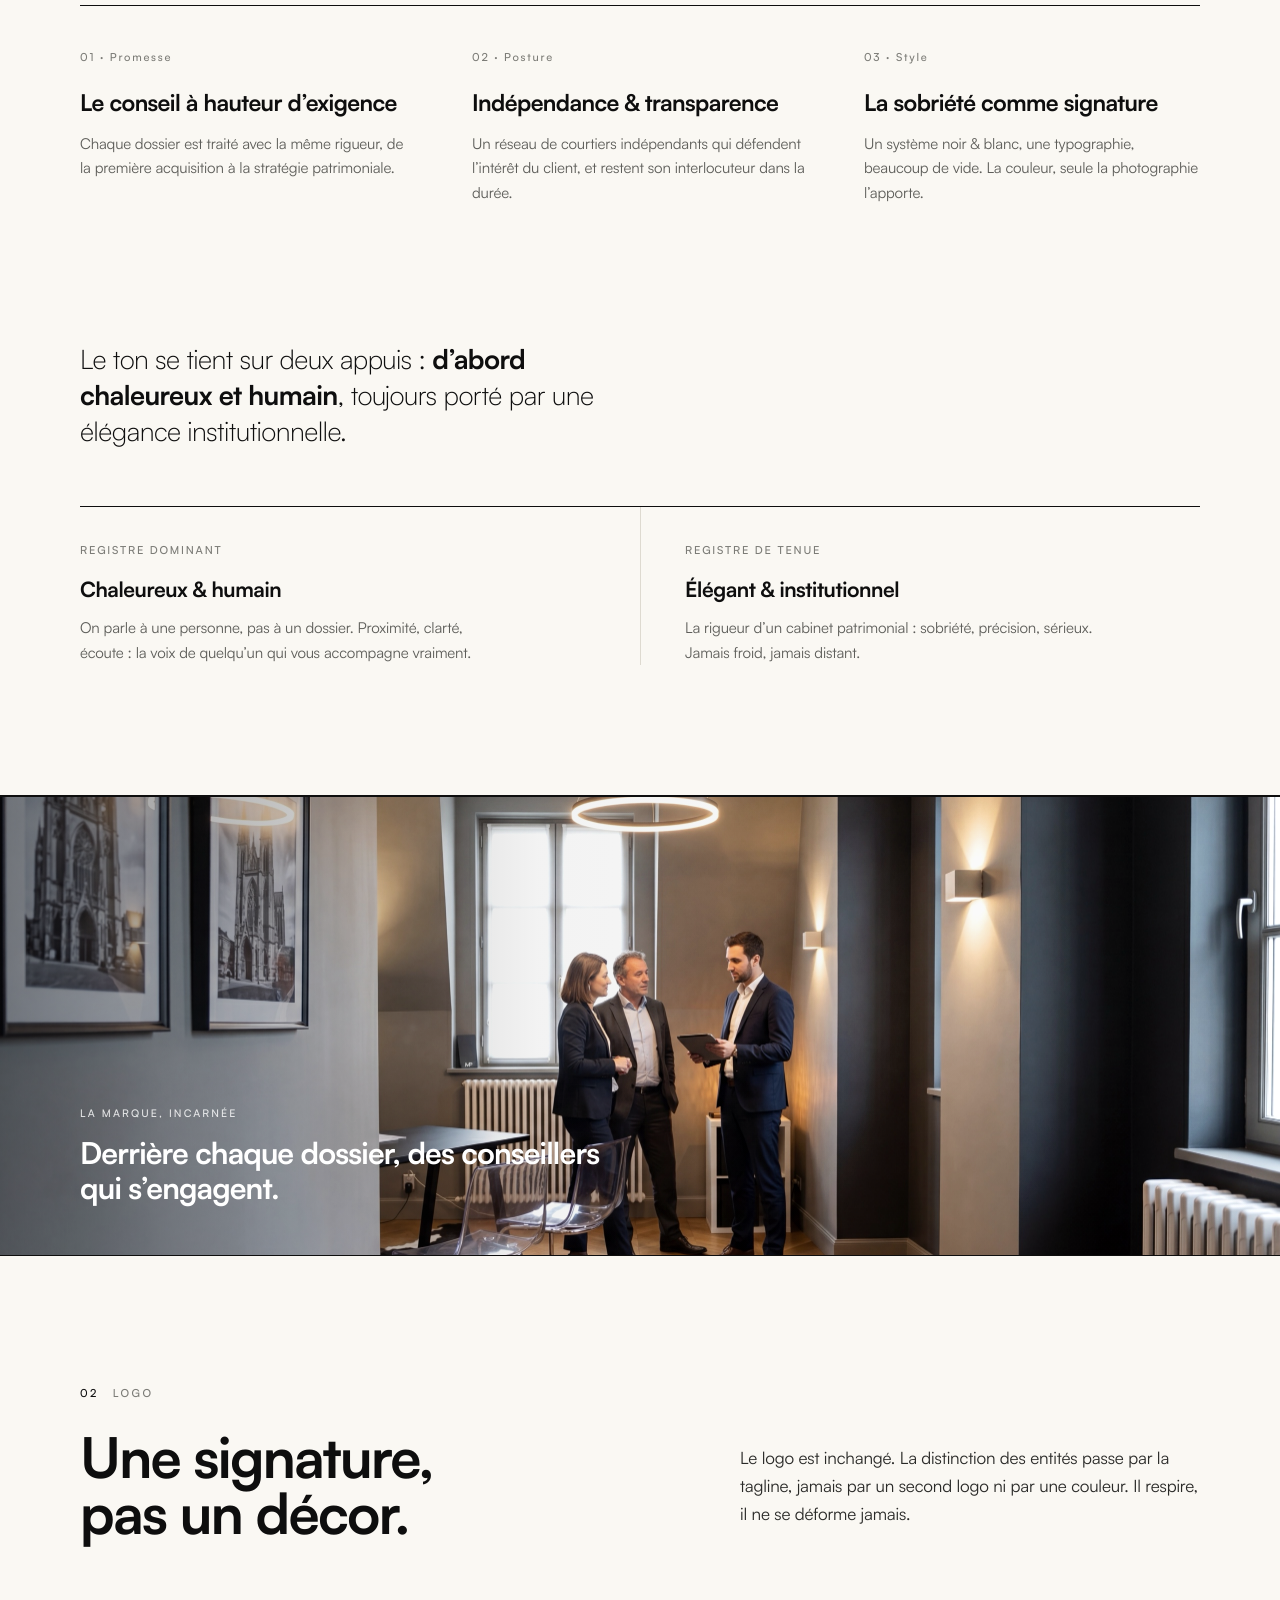
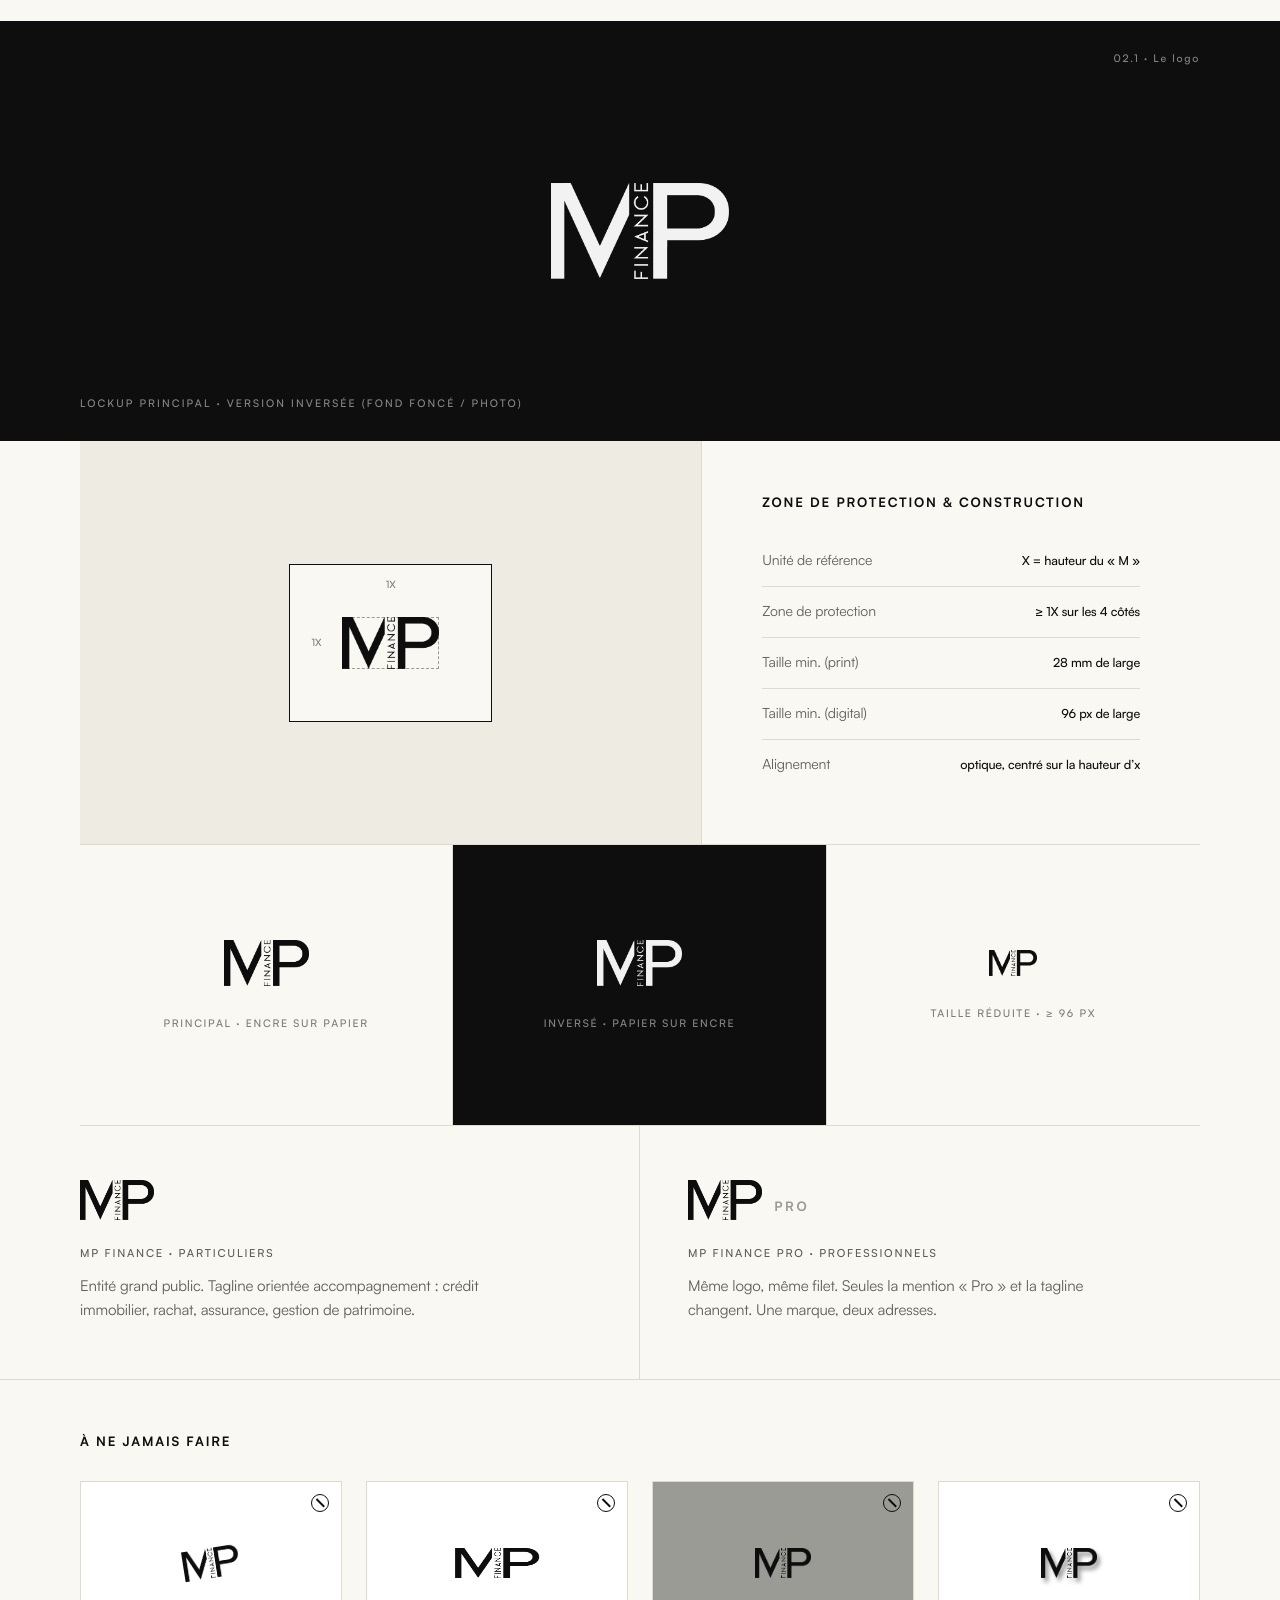
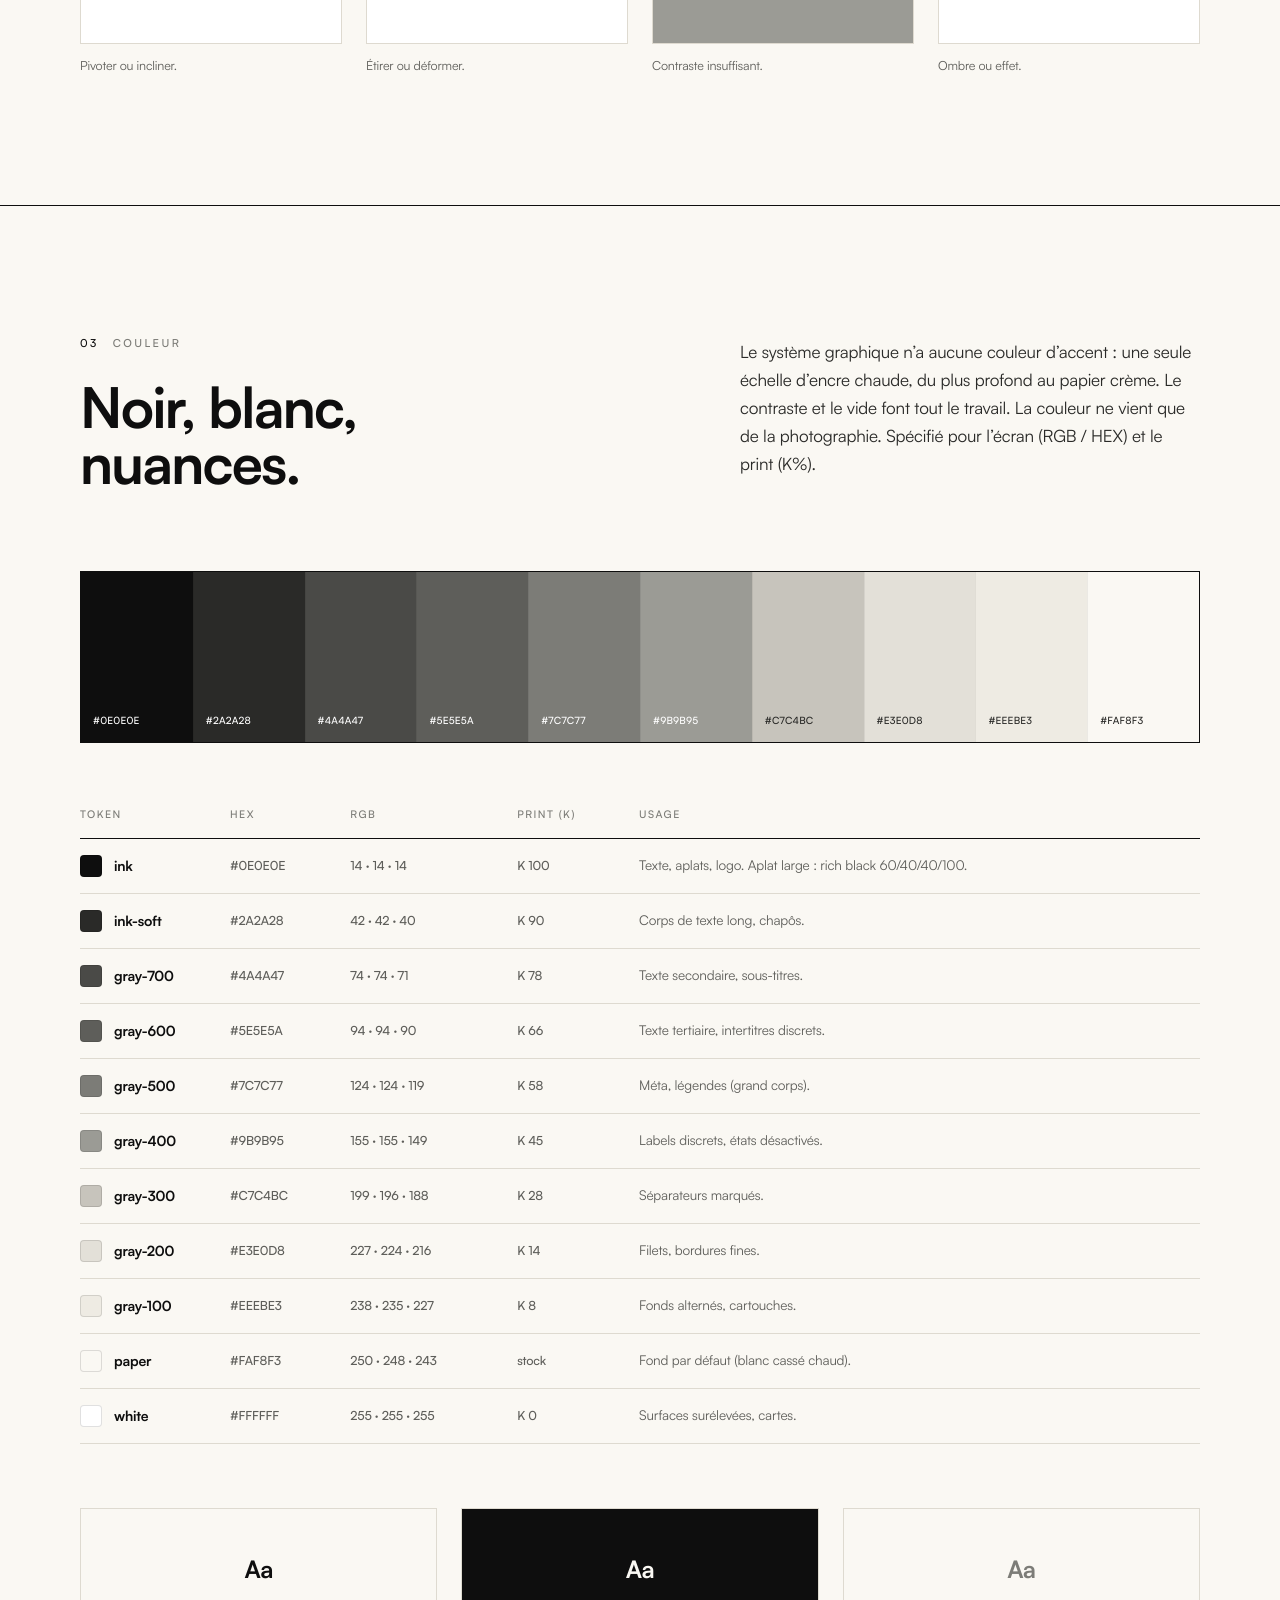
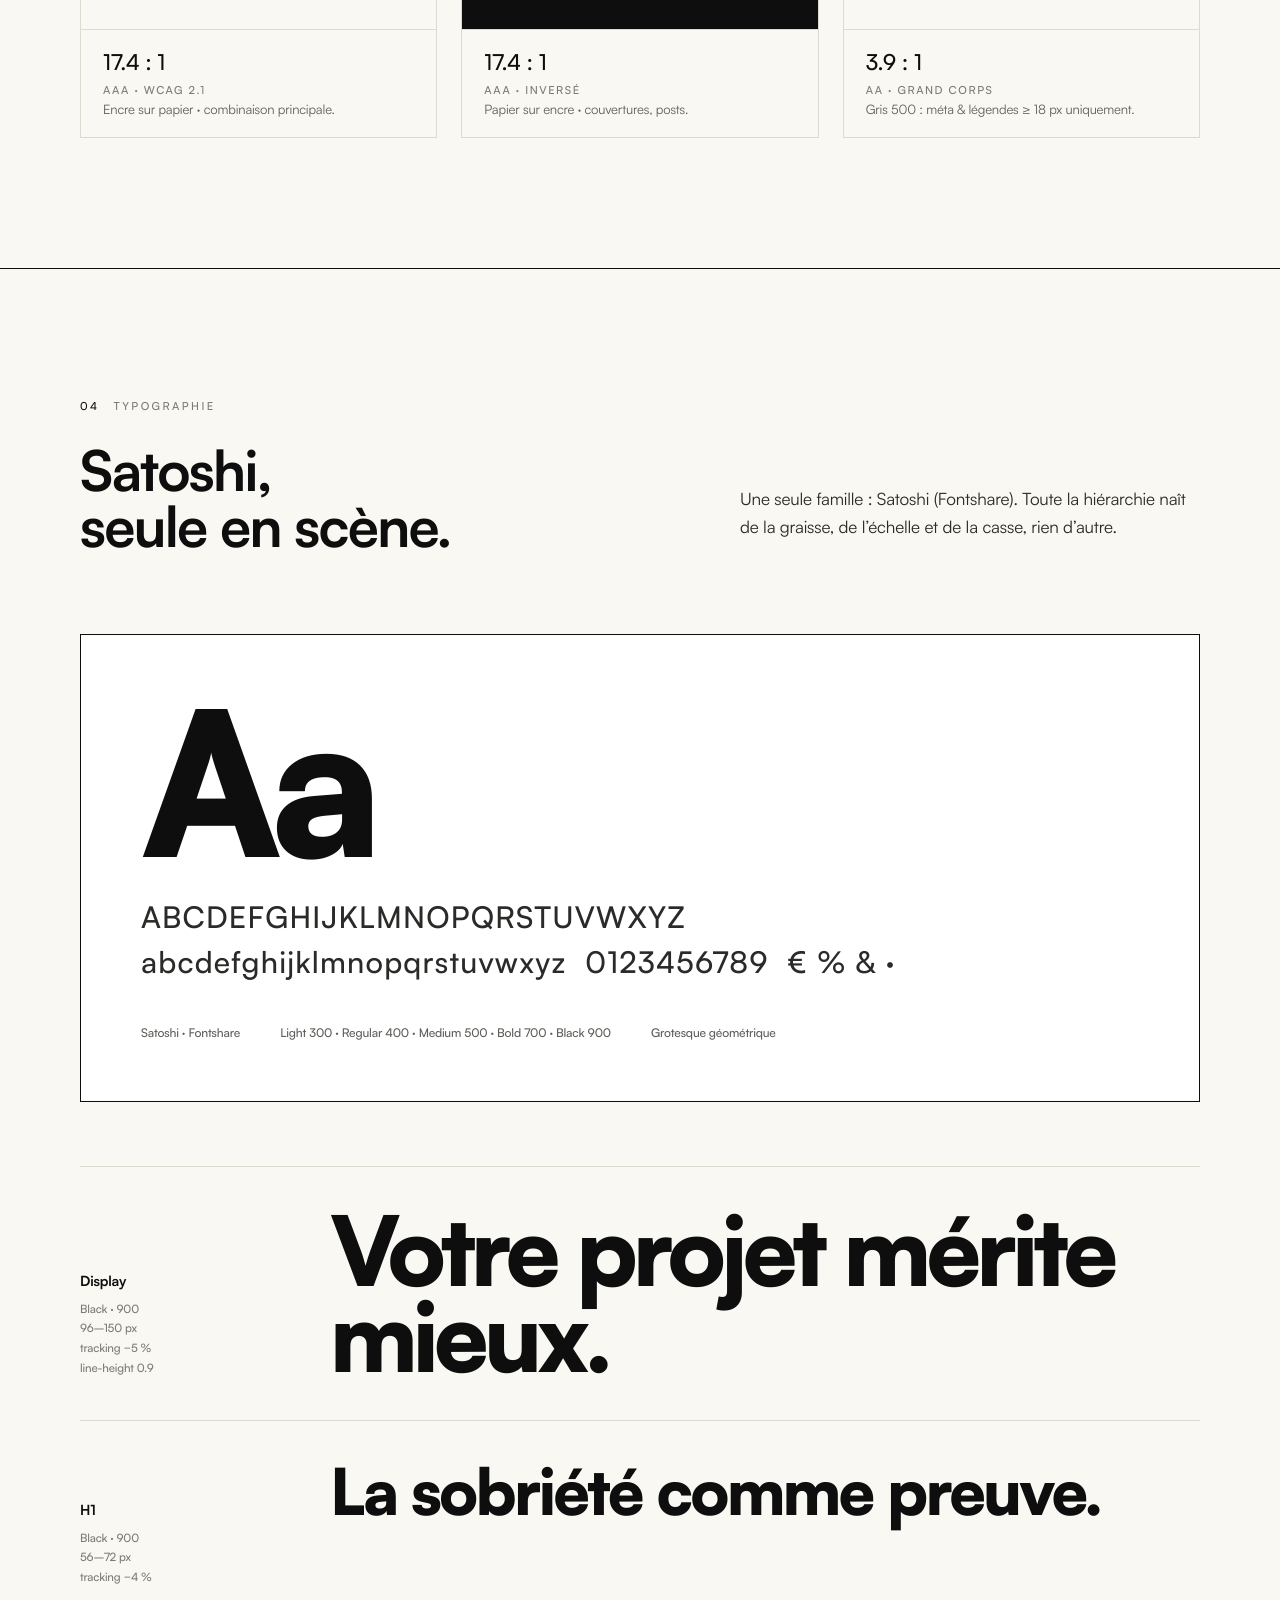
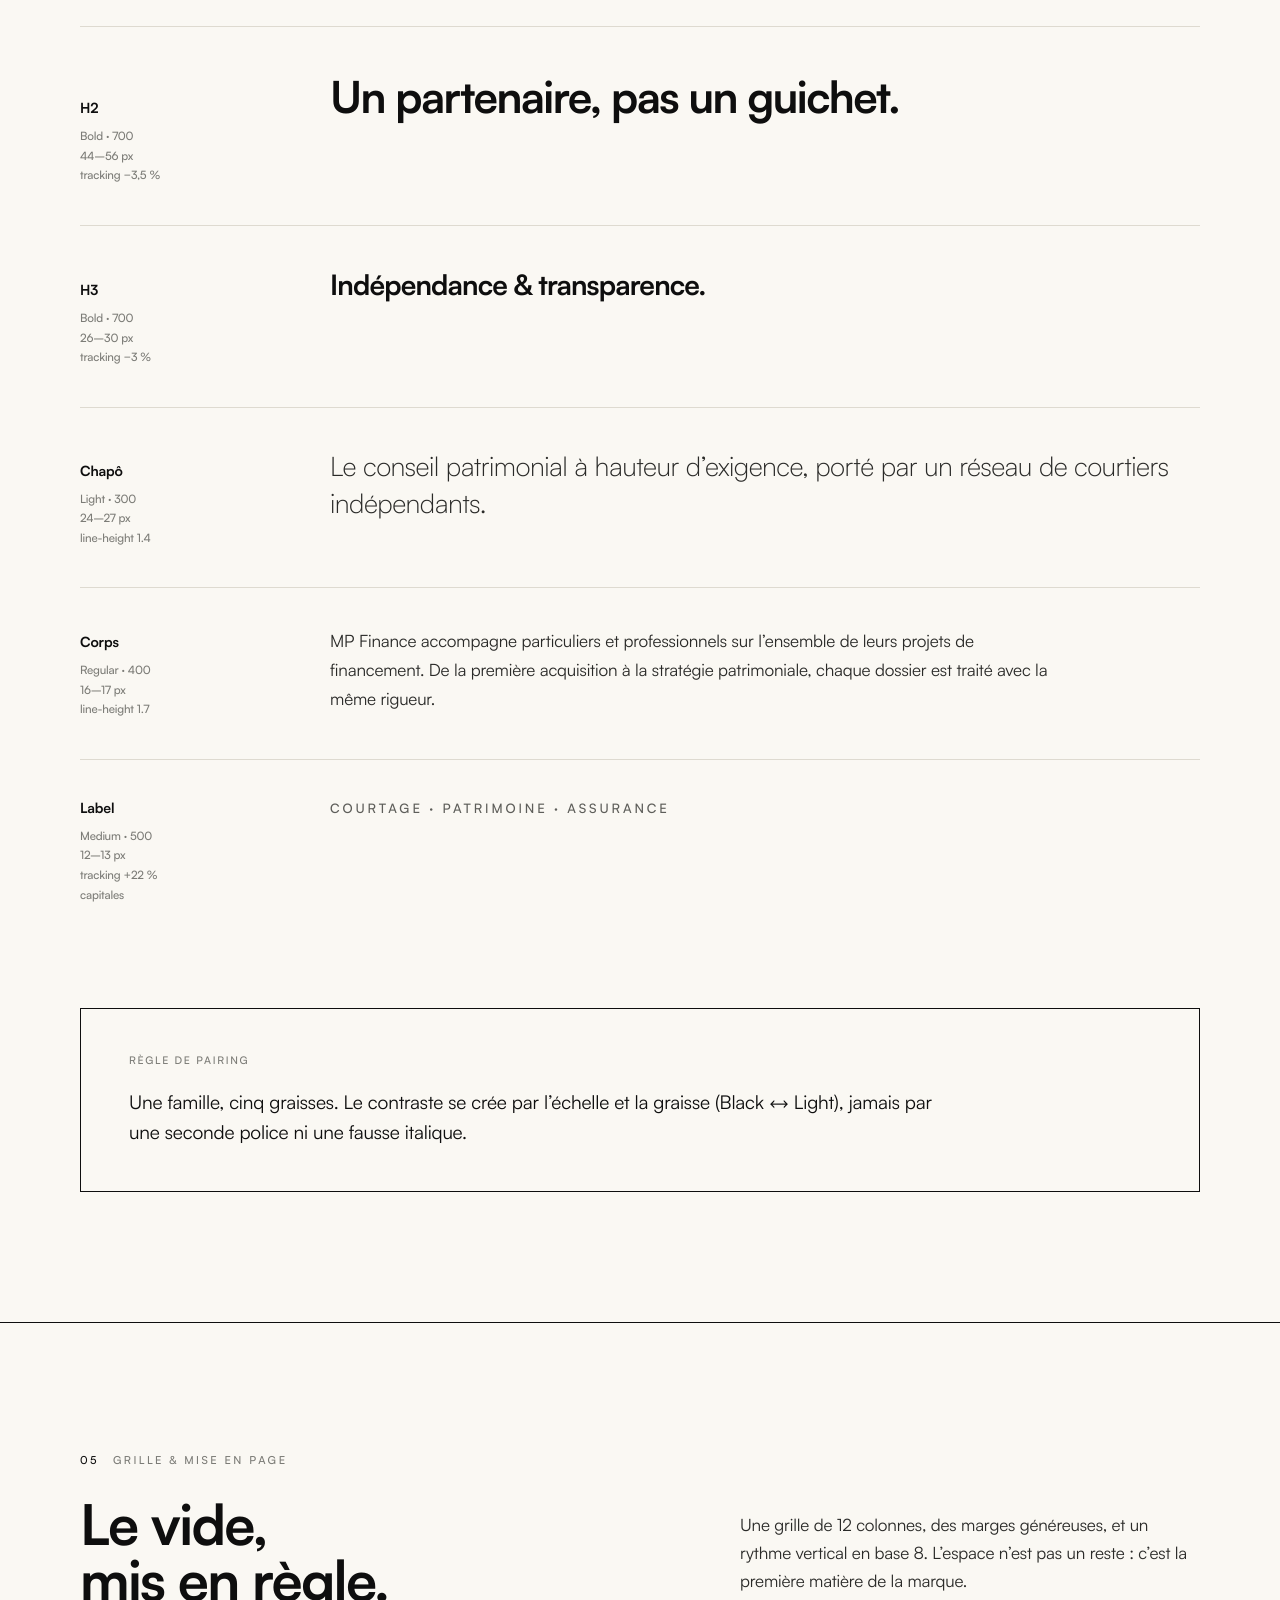
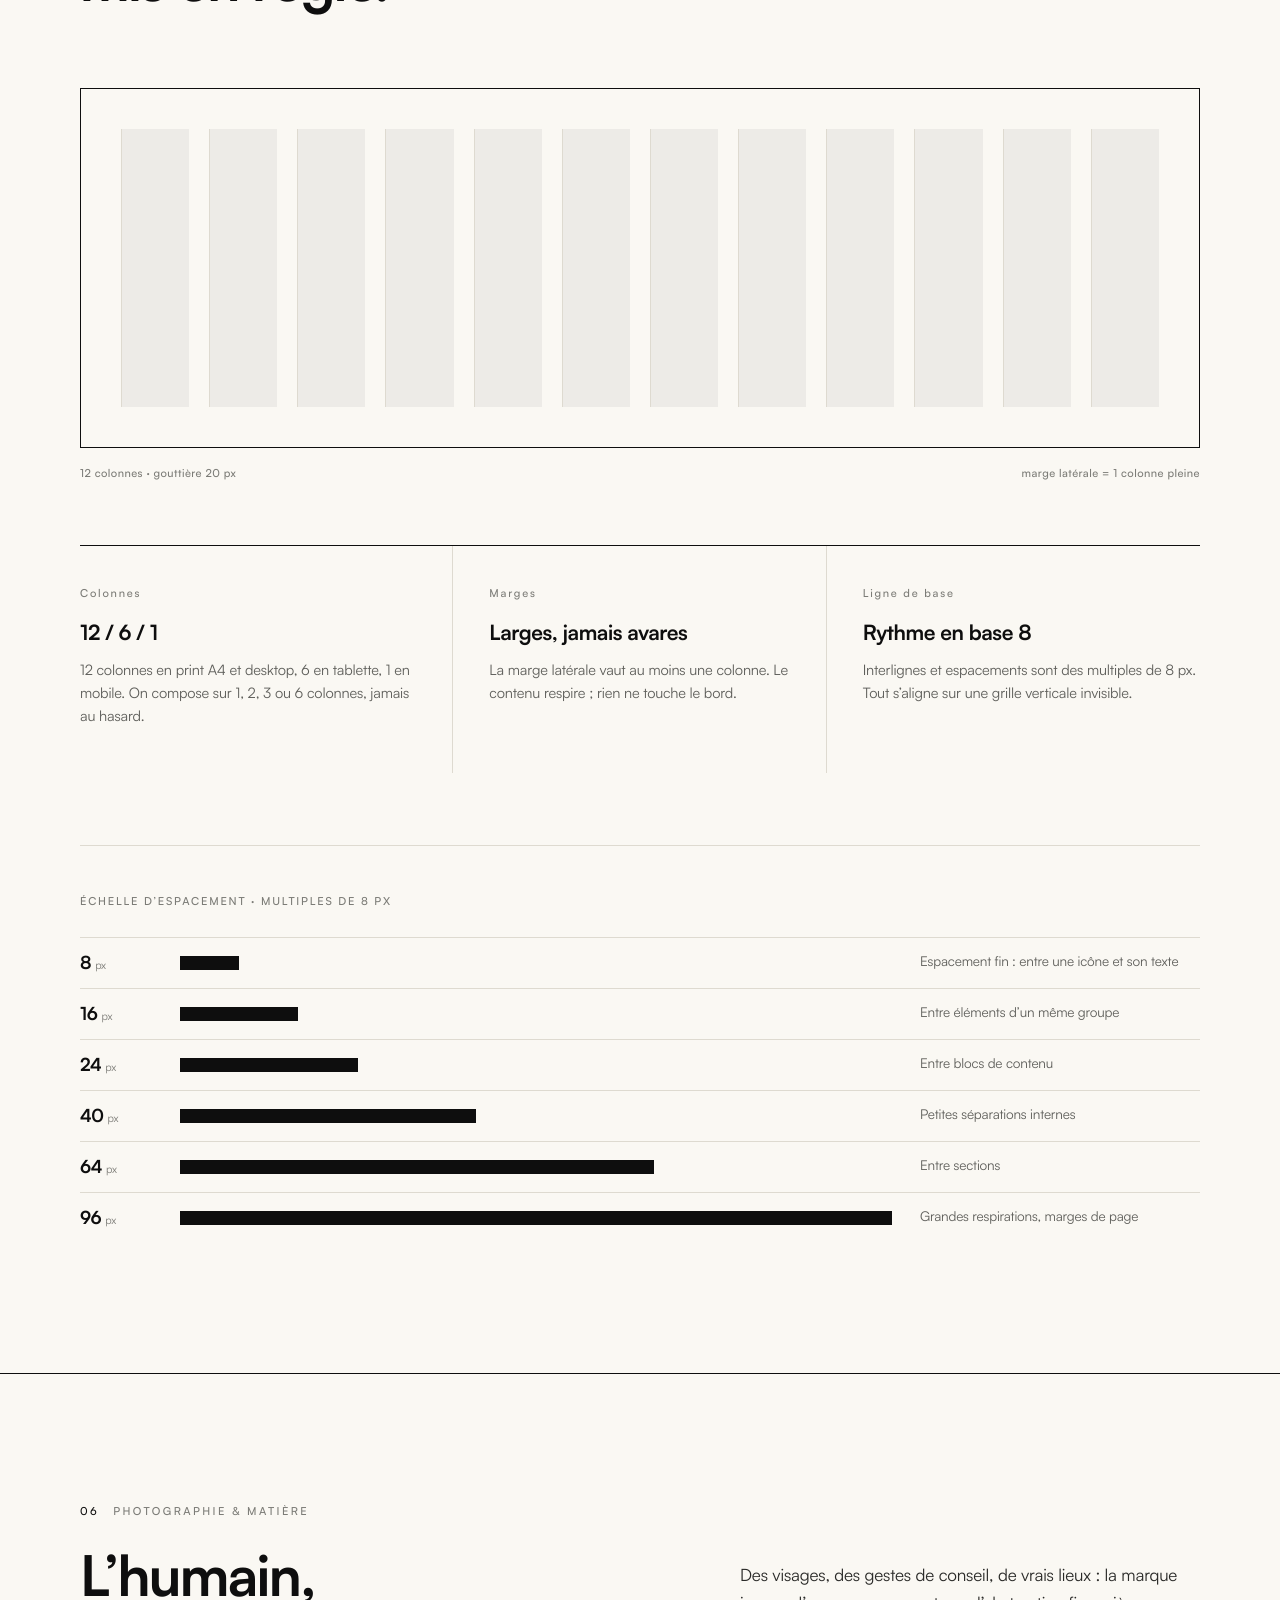
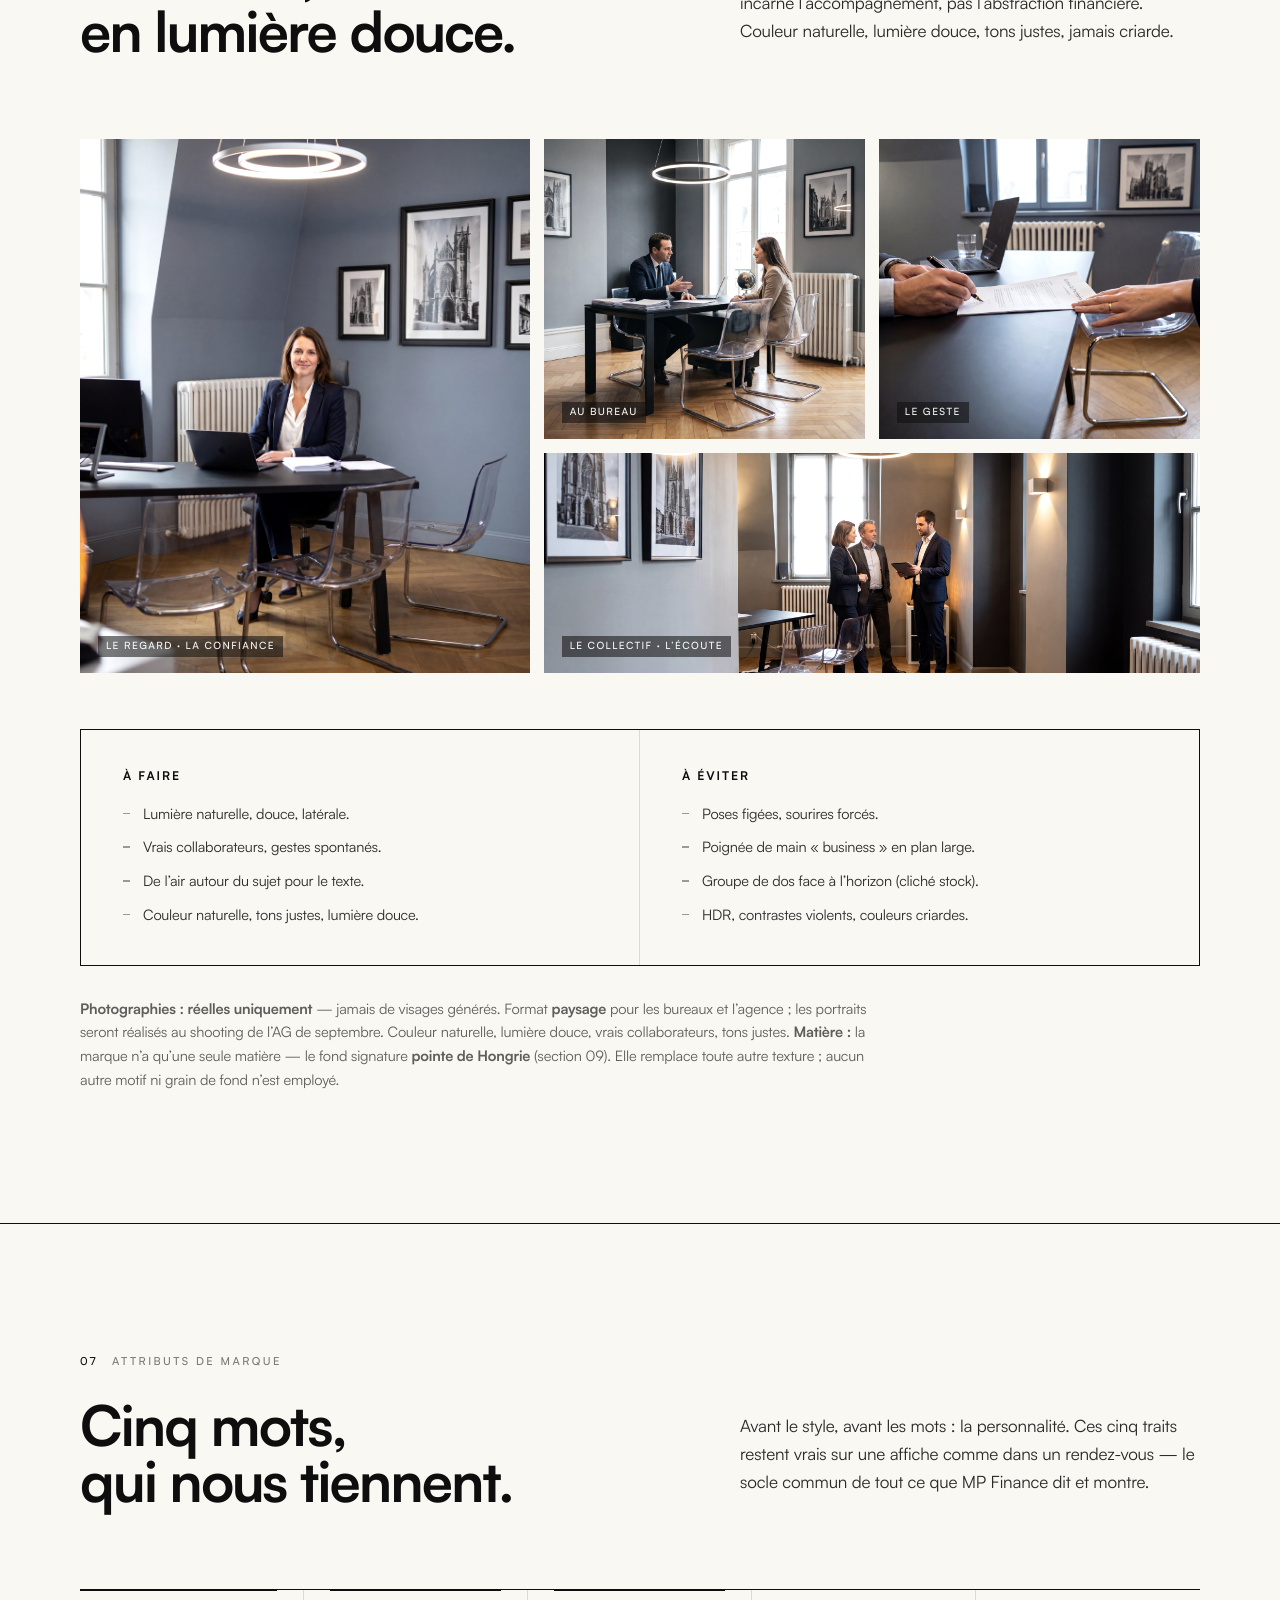
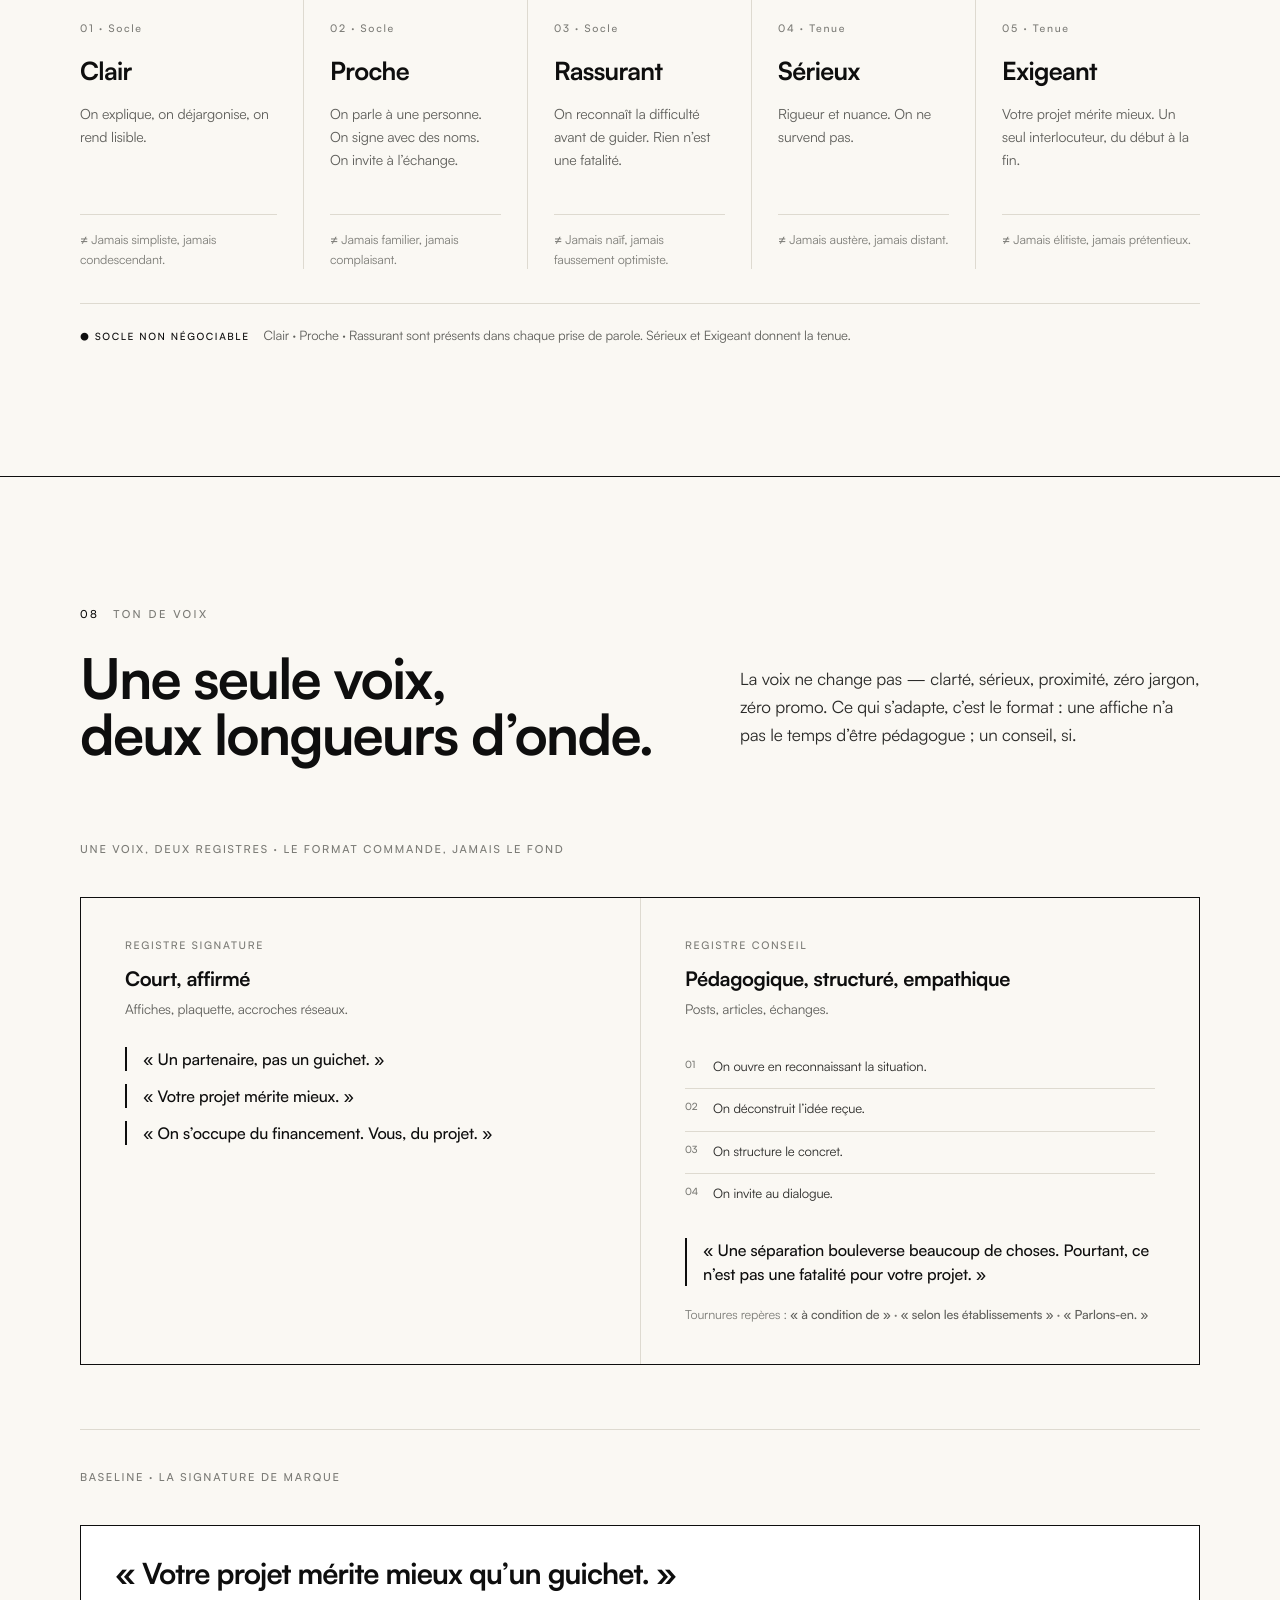
<file: v2/index.html>
<!DOCTYPE html>
<html lang="fr">
<head>
<meta charset="UTF-8">
<meta name="viewport" content="width=device-width, initial-scale=1">
<title>MP Finance — Brand Guidelines v2 · Direction artistique</title>
<link rel="stylesheet" href="../assets/fonts/satoshi.css">
<style>
/* ============================================================
   MP FINANCE — DESIGN TOKENS (primitive → semantic → component)
   ============================================================ */
:root{
  /* — PRIMITIVE — échelle d'encre chaude, N&B intégral */
  --p-ink:#0E0E0E;       /* K100 */
  --p-ink-90:#2A2A28;    /* K90  */
  --p-700:#4A4A47;       /* K78  */
  --p-600:#5E5E5A;       /* K66  */
  --p-500:#7C7C77;       /* K58  */
  --p-400:#9B9B95;       /* K45  */
  --p-300:#C7C4BC;       /* K28  */
  --p-200:#E3E0D8;       /* K14  */
  --p-100:#EEEBE3;       /* K8   */
  --p-paper:#FAF8F3;     /* stock */
  --p-white:#FFFFFF;

  /* — SEMANTIC — rôles */
  --bg:var(--p-paper);
  --surface:var(--p-white);
  --ink:var(--p-ink);
  --text:var(--p-ink);
  --text-soft:var(--p-ink-90);
  --text-muted:var(--p-600);
  --text-faint:var(--p-500);
  --line:#DEDAD0;          /* hairline */
  --line-strong:var(--p-ink);

  /* — COMPONENT — */
  --rail-w:300px;
  --gutter:80px;
  --maxw:1640px;

  /* — TYPE — */
  --font:'Satoshi',-apple-system,system-ui,sans-serif;
  --mono:var(--font); /* mono abandonnée (RDV 10/06) — labels en Satoshi Medium */

  /* — SPACE base 8 — */
  --s1:8px;--s2:16px;--s3:24px;--s4:32px;--s5:40px;--s6:64px;--s7:96px;--s8:128px;--s9:160px;
}

*{margin:0;padding:0;box-sizing:border-box}
html{scroll-behavior:smooth}
body{
  font-family:var(--font);background:var(--bg);color:var(--text);
  letter-spacing:-0.011em;-webkit-font-smoothing:antialiased;text-rendering:geometricPrecision;
}
.mono{font-family:var(--font);font-weight:500;letter-spacing:0}
img{display:block;max-width:100%}
a{color:inherit;text-decoration:none}

.shell{max-width:var(--maxw);margin:0 auto;position:relative;z-index:2}
.wrap{padding:0 var(--gutter)}
/* inset uniforme du corps des sections (hors bandes hero pleine largeur) */
.sec-body{padding:0 var(--gutter)}

/* ——— eyebrow ——— */
.eyebrow{font-family:var(--font);font-weight:500;font-size:11px;font-weight:500;letter-spacing:.22em;
  text-transform:uppercase;color:var(--text-faint);display:flex;align-items:center;gap:14px}
.eyebrow b{color:var(--ink);font-weight:500}
.eyebrow .ln{display:none}

/* ——— masthead ——— */
.mast{display:flex;justify-content:space-between;align-items:center;
  padding:30px var(--gutter);border-bottom:1px solid var(--line-strong)}
.mast .mk{font-family:var(--font);font-weight:500;font-size:12px;letter-spacing:.04em;font-weight:500}
.mast .mk .x{color:var(--p-400);margin:0 7px}
.mast .rt{font-family:var(--font);font-weight:500;font-size:10.5px;letter-spacing:.2em;text-transform:uppercase;color:var(--text-faint)}

/* ============================================================ COVER */
.cover{padding:128px var(--gutter) 96px;position:relative}
.cover .tag{margin-bottom:48px}
.cover h1{font-weight:700;font-size:100px;line-height:.96;letter-spacing:-0.035em;max-width:13ch}
.cover h1 .lt{font-weight:300;color:var(--p-400)}
.cover .meta{display:flex;gap:64px;margin-top:72px;flex-wrap:wrap}
.cover .meta .m{}
.cover .meta .mk{font-family:var(--font);font-weight:500;font-size:10.5px;letter-spacing:.2em;text-transform:uppercase;color:var(--text-faint);margin-bottom:10px}
.cover .meta .mv{font-size:17px;font-weight:500;letter-spacing:-0.01em}
.cover .lead{max-width:520px;margin:56px 0 0 auto;font-size:17px;
  line-height:1.7;color:var(--text-soft)}
.cover .lead .first{font-weight:500}

/* full-bleed cover photo */
.coverphoto{position:relative;height:600px;overflow:hidden;border-top:1px solid var(--line-strong)}
.coverphoto img{width:100%;height:100%;object-fit:cover;
  filter:contrast(1.04) brightness(1.03) saturate(.88)}
/* dégradé bas : profondeur + ancrage de la légende */
.coverphoto::after{content:"";position:absolute;inset:0;pointer-events:none;
  background:linear-gradient(180deg,rgba(14,14,14,.10) 0%,rgba(14,14,14,0) 26%,rgba(14,14,14,0) 60%,rgba(14,14,14,.44) 100%)}
.coverphoto .cap{position:absolute;left:var(--gutter);bottom:30px;z-index:2;font-family:var(--font);font-weight:500;
  font-size:10.5px;letter-spacing:.16em;text-transform:uppercase;color:rgba(255,255,255,.9)}
.coverphoto .fig{display:none}

/* bande photo pleine largeur (respiration éditoriale entre sections) */
.photoband{position:relative;height:460px;overflow:hidden;border-top:1px solid var(--line-strong);border-bottom:1px solid var(--line-strong)}
.photoband img{width:100%;height:100%;object-fit:cover;object-position:center 38%;filter:contrast(1.03) brightness(1.0) saturate(.9)}
.photoband::after{content:"";position:absolute;inset:0;pointer-events:none;
  background:linear-gradient(90deg,rgba(14,14,14,.46) 0%,rgba(14,14,14,.05) 42%,rgba(14,14,14,0) 100%)}
.photoband .q{position:absolute;left:var(--gutter);bottom:48px;z-index:2;max-width:560px;color:#fff}
.photoband .q .qk{font-family:var(--font);font-weight:500;font-size:10.5px;letter-spacing:.2em;text-transform:uppercase;color:rgba(255,255,255,.82);margin-bottom:16px}
.photoband .q .qt{font-weight:700;font-size:30px;line-height:1.16;letter-spacing:-0.028em}

/* ============================================================ SOMMAIRE */
.toc{padding:110px var(--gutter);border-bottom:1px solid var(--line-strong)}
.toc .eyebrow{margin-bottom:64px}
.toc-grid{display:grid;grid-template-columns:1fr 1fr;gap:0 100px}
.toc-item{display:grid;grid-template-columns:64px 1fr auto;align-items:baseline;gap:24px;
  padding:26px 0;border-top:1px solid var(--line)}
.toc-item .no{font-family:var(--font);font-weight:500;font-size:13px;color:var(--text-faint)}
.toc-item .ti{display:block;font-size:24px;font-weight:700;letter-spacing:-0.025em}
.toc-item .ds{display:block;font-size:13px;color:var(--text-muted);margin-top:8px;line-height:1.5;max-width:42ch}
.toc-item .pg{font-family:var(--font);font-weight:500;font-size:12px;color:var(--text-faint)}
.toc-item{transition:border-top-color .3s cubic-bezier(.2,.7,.2,1)}
.toc-item .no,.toc-item .ti,.toc-item .pg{transition:color .3s ease,transform .3s cubic-bezier(.2,.7,.2,1)}
.toc-item:hover{border-top-color:var(--ink)}
.toc-item:hover .no,.toc-item:hover .pg{color:var(--ink)}
.toc-item:hover .ti{transform:translateX(6px)}

/* ============================================================ SECTION scaffold */
section.blk{padding:130px 0;border-bottom:1px solid var(--line-strong)}
.sec-head{padding:0 var(--gutter);display:grid;grid-template-columns:minmax(0,1fr) 460px;gap:70px;
  align-items:end;margin-bottom:80px}
.sec-head .eyebrow{margin-bottom:28px}
.sec-head h2{font-weight:700;font-size:56px;line-height:1.0;letter-spacing:-0.03em}
.sec-head .intro{font-size:17px;line-height:1.65;color:var(--text-soft);padding-bottom:12px}

/* ============================================================ FONDATIONS */
.found{padding:0 var(--gutter)}
.found .statement{font-weight:300;font-size:46px;line-height:1.18;letter-spacing:-0.025em;
  max-width:24ch;color:var(--text);margin-bottom:90px}
.found .statement em{font-style:normal;font-weight:900}
.pillars{display:grid;grid-template-columns:repeat(3,1fr);column-gap:56px;border-top:1px solid var(--line-strong)}
.pillar{padding:44px 0 48px 0}
.pillar .pn{font-family:var(--font);font-weight:500;font-size:11px;letter-spacing:.16em;color:var(--text-faint);margin-bottom:22px}
.pillar h4{font-size:23px;font-weight:700;letter-spacing:-0.025em;margin-bottom:14px}
.pillar p{font-size:15px;line-height:1.65;color:var(--text-muted)}
.tone{margin-top:88px}
.tone-lead{font-weight:300;font-size:27px;line-height:1.34;letter-spacing:-0.022em;max-width:30ch;margin-bottom:56px}
.tone-lead em{font-style:normal;font-weight:700}
.tone-cols{display:grid;grid-template-columns:1fr 1fr;border-top:1px solid var(--line-strong)}
.tone-cols .tc{padding:36px 44px 0 0}
.tone-cols .tc:last-child{padding-left:44px;padding-right:0;border-left:1px solid var(--line)}
.tone-cols .tk{font-family:var(--font);font-weight:500;font-size:11px;letter-spacing:.16em;text-transform:uppercase;color:var(--text-faint);margin-bottom:18px}
.tone-cols .th{font-size:21px;font-weight:700;letter-spacing:-0.02em;margin-bottom:12px}
.tone-cols p{font-size:15px;line-height:1.62;color:var(--text-muted);max-width:40ch}

/* ============================================================ LOGO */
.logo-hero{position:relative;background:var(--ink);height:420px;display:flex;align-items:center;
  justify-content:center;margin-bottom:0}
.logo-hero img{height:96px;filter:none}
.logo-hero .lbl{position:absolute;left:var(--gutter);bottom:30px;font-family:var(--font);font-weight:500;
  font-size:10.5px;letter-spacing:.2em;text-transform:uppercase;color:rgba(255,255,255,.5)}
.logo-hero .lbr{position:absolute;right:var(--gutter);top:30px;font-family:var(--font);font-weight:500;
  font-size:10.5px;letter-spacing:.16em;color:rgba(255,255,255,.5)}

/* construction */
.construct{display:grid;grid-template-columns:1.25fr 1fr;border-bottom:1px solid var(--line)}
.construct .stage{position:relative;padding:80px 60px;border-right:1px solid var(--line);background:var(--p-100);
  display:flex;align-items:center;justify-content:center}
/* la frame épouse le logo : clear space = 1X identique sur les 4 côtés (pas de stretch responsive) */
.construct .stage .frame{position:relative;width:max-content;background:var(--bg);border:1px solid var(--ink);
  padding:52px;display:flex;align-items:center;justify-content:center}
/* anneau pointillé = bord exact du logo ; l'espace frame↔anneau = la zone de protection 1X */
.construct .stage .frame::before{content:"";position:absolute;inset:52px;border:1px dashed var(--p-400)}
.construct .stage img{height:52px;position:relative;z-index:2;display:block}
.construct .stage .x{position:absolute;z-index:3;font-family:var(--font);font-weight:500;font-size:10px;color:var(--text-faint);background:var(--bg);padding:1px 5px}
.construct .stage .x.x1{left:50%;top:20px;transform:translate(-50%,-50%)}
.construct .stage .x.x2{left:26px;top:50%;transform:translate(-50%,-50%)}
.construct .notes{padding:54px 60px}
.construct .notes h4{font-size:13px;font-weight:700;letter-spacing:.14em;text-transform:uppercase;margin-bottom:24px}
.construct .notes .row{display:flex;justify-content:space-between;gap:20px;padding:16px 0;border-top:1px solid var(--line);font-size:14px}
.construct .notes .row:first-of-type{border-top:0}
.construct .notes .row .k{color:var(--text-muted)}
.construct .notes .row .v{font-family:var(--font);font-weight:500;font-size:12.5px;text-align:right}

/* logo versions */
.versions{display:grid;grid-template-columns:1fr 1fr 1fr;border-bottom:1px solid var(--line)}
.versions .v{padding:64px 48px;display:flex;flex-direction:column;align-items:center;justify-content:center;
  gap:30px;min-height:280px;border-right:1px solid var(--line);text-align:center}
.versions .v:last-child{border-right:0}
.versions .v.dark{background:var(--ink)}
.versions .v img{height:46px}
.versions .v .vl{font-family:var(--font);font-weight:500;font-size:10.5px;letter-spacing:.16em;text-transform:uppercase;color:var(--text-faint)}
.versions .v.dark .vl{color:rgba(255,255,255,.5)}

/* entities MP / MP Pro */
.entities{display:grid;grid-template-columns:1fr 1fr;border-bottom:1px solid var(--line)}
.entities .e{padding:54px 48px 56px;border-right:1px solid var(--line)}
.entities .e:first-child{padding-left:var(--gutter)}
.entities .e:last-child{border-right:0;padding-right:var(--gutter)}
.entities .lk{display:flex;align-items:flex-end;gap:12px;margin-bottom:26px}
.entities .lk img{height:40px}
.entities .lk .pro{font-weight:700;font-size:13px;letter-spacing:.2em;color:var(--p-400);padding-bottom:4px}
.entities .en{font-family:var(--font);font-weight:500;font-size:11px;letter-spacing:.16em;text-transform:uppercase;color:var(--text-muted);margin-bottom:13px}
.entities p{font-size:15px;line-height:1.62;color:var(--text-muted);max-width:44ch}

/* misuse */
.misuse{padding:54px var(--gutter) 0}
.misuse h4{font-size:13px;font-weight:700;letter-spacing:.14em;text-transform:uppercase;margin-bottom:30px}
.misuse-grid{display:grid;grid-template-columns:repeat(4,1fr);gap:24px}
.dont{}
.dont .box{aspect-ratio:1.6/1;border:1px solid var(--line);display:flex;align-items:center;justify-content:center;
  position:relative;overflow:hidden;background:var(--surface)}
.dont .box img{height:30px}
.dont .box .ban{position:absolute;right:12px;top:12px;width:18px;height:18px;border-radius:50%;
  border:1.5px solid var(--ink);display:flex;align-items:center;justify-content:center}
.dont .box .ban::after{content:"";width:11px;height:1.5px;background:var(--ink);transform:rotate(45deg)}
.dont .cap{font-size:12.5px;color:var(--text-muted);margin-top:13px;line-height:1.4}

/* ============================================================ COULEUR */
.col{padding:0 var(--gutter)}
.ramp{display:grid;grid-template-columns:repeat(10,1fr);border:1px solid var(--line-strong)}
.ramp .c{height:170px;position:relative;display:flex;align-items:flex-end;padding:14px 12px}
.ramp .c span{font-family:var(--font);font-weight:500;font-size:10px;letter-spacing:.02em}
.ramp .c+.c{border-left:1px solid rgba(0,0,0,.06)}
.coltable{width:100%;border-collapse:collapse;margin-top:64px}
.coltable th{text-align:left;font-family:var(--font);font-weight:500;font-size:10.5px;font-weight:500;letter-spacing:.14em;
  text-transform:uppercase;color:var(--text-faint);padding:0 16px 16px 0;border-bottom:1px solid var(--line-strong)}
.coltable td{padding:16px 16px 16px 0;border-bottom:1px solid var(--line);font-size:14px;vertical-align:middle}
.coltable td.tok{font-weight:600;width:150px}
.coltable td .sw{display:inline-block;width:22px;height:22px;border-radius:4px;border:1px solid rgba(0,0,0,.12);
  vertical-align:-6px;margin-right:12px}
.coltable td.m{font-family:var(--font);font-weight:500;font-size:12.5px;color:var(--text-muted);white-space:nowrap}
.coltable td.use{color:var(--text-muted);font-size:13.5px}
.contrast{display:grid;grid-template-columns:repeat(3,1fr);gap:24px;margin-top:64px}
.cc{border:1px solid var(--line);padding:0}
.cc .demo{height:120px;display:flex;align-items:center;justify-content:center;font-size:24px;font-weight:700;letter-spacing:-0.02em}
.cc .info{padding:18px 22px;border-top:1px solid var(--line)}
.cc .ratio{font-family:var(--font);font-weight:500;font-size:22px;font-weight:500;letter-spacing:-0.01em}
.cc .grade{font-family:var(--font);font-weight:500;font-size:11px;letter-spacing:.14em;text-transform:uppercase;color:var(--text-faint);margin-top:6px}
.cc .ctx{font-size:13px;color:var(--text-muted);margin-top:4px}

/* ============================================================ TYPO */
.typo{padding:0 var(--gutter)}
.specimen{border:1px solid var(--line-strong);padding:60px;margin-bottom:64px;background:var(--surface)}
.specimen .aa{font-weight:900;font-size:200px;line-height:.85;letter-spacing:-0.05em}
.specimen .glyphs{font-family:var(--font);font-weight:500;font-size:30px;letter-spacing:.04em;
  color:var(--text-soft);margin-top:30px;line-height:1.5}
.specimen .meta{display:flex;gap:40px;margin-top:40px;flex-wrap:wrap;font-family:var(--font);font-weight:500;font-size:12px;color:var(--text-muted)}
.scale-row{display:grid;grid-template-columns:200px 1fr;gap:50px;align-items:baseline;
  padding:40px 0;border-top:1px solid var(--line)}
.scale-row:first-of-type{border-top:0;padding-top:0}
.scale-row .sp .lv{font-size:14px;font-weight:700}
.scale-row .sp .d{font-family:var(--font);font-weight:500;font-size:11.5px;color:var(--text-faint);margin-top:8px;line-height:1.7}
.t-display{font-weight:900;font-size:96px;letter-spacing:-0.05em;line-height:.9}
.t-h1{font-weight:900;font-size:64px;letter-spacing:-0.04em;line-height:.95}
.t-h2{font-weight:700;font-size:44px;letter-spacing:-0.035em}
.t-h3{font-weight:700;font-size:28px;letter-spacing:-0.03em}
.t-lead{font-weight:300;font-size:27px;line-height:1.4;letter-spacing:-0.02em;color:var(--text-soft)}
.t-body{font-weight:400;font-size:17px;line-height:1.7;color:var(--text-soft);max-width:62ch}
.t-label{font-weight:500;font-size:13px;letter-spacing:.22em;text-transform:uppercase;color:var(--text-muted)}
.pairing{border:1px solid var(--line-strong);margin-top:64px}
.pairing .p{padding:44px 48px}
.pairing .p .pk{font-family:var(--font);font-weight:500;font-size:10.5px;letter-spacing:.16em;text-transform:uppercase;color:var(--text-faint);margin-bottom:20px}
.pairing .p .pv{font-size:19px;line-height:1.55;max-width:62ch}

/* ============================================================ FOOTER */
footer{padding:64px var(--gutter) 80px;display:flex;justify-content:space-between;align-items:flex-end;gap:40px}
footer .l{font-family:var(--font);font-weight:500;font-size:11px;letter-spacing:.04em;color:var(--text-faint);line-height:1.8;max-width:60ch}
footer .r{font-weight:900;font-size:16px;letter-spacing:-0.02em}

.draft-flag{display:none}

/* ============================================================ 05 GRILLE */
.grille{padding:0 var(--gutter)}
.grid-demo{position:relative;box-sizing:border-box;overflow:hidden;border:1px solid var(--line-strong);height:360px;display:grid;
  grid-template-columns:repeat(12,1fr);gap:20px;padding:40px}
.grid-demo .col{min-width:0;padding:0;background:rgba(14,14,14,.05);border-left:1px solid var(--line)}
.grid-cap{display:flex;justify-content:space-between;margin-top:18px;font-family:var(--font);font-weight:500;
  font-size:11px;letter-spacing:.04em;color:var(--text-faint)}
.grid-rows{display:grid;grid-template-columns:1fr 1fr 1fr;border-top:1px solid var(--line-strong);margin-top:64px}
.grid-rows .gr{padding:40px 36px 44px 0;border-right:1px solid var(--line)}
.grid-rows .gr:last-child{border-right:0;padding-right:0}
.grid-rows .gr:not(:first-child){padding-left:36px}
.grid-rows .gr .n{font-family:var(--font);font-weight:500;font-size:11px;letter-spacing:.16em;color:var(--text-faint);margin-bottom:18px}
.grid-rows .gr h4{font-size:21px;font-weight:700;letter-spacing:-0.02em;margin-bottom:12px}
.grid-rows .gr p{font-size:14.5px;line-height:1.6;color:var(--text-muted)}
.base8{margin-top:72px;padding-top:48px;border-top:1px solid var(--line)}
.base8 .b8h{font-family:var(--font);font-weight:500;font-size:11px;letter-spacing:.16em;text-transform:uppercase;color:var(--text-faint);margin-bottom:28px}
.base8 .b8row{display:grid;grid-template-columns:72px minmax(0,1fr) 280px;align-items:center;gap:28px;padding:13px 0;border-top:1px solid var(--line)}
.base8 .b8row:first-of-type{border-top:0}
.base8 .b8val{font-weight:700;font-size:18px;letter-spacing:-0.02em;white-space:nowrap}
.base8 .b8val span{font-family:var(--font);font-weight:500;font-size:11px;font-weight:400;color:var(--text-faint);margin-left:4px}
.base8 .b8track{height:14px}
.base8 .b8bar{height:14px;background:var(--ink)}
.base8 .b8use{font-size:13.5px;color:var(--text-muted);line-height:1.4}

/* ============================================================ 06 PHOTO */
.photo{padding:0 var(--gutter)}
.photo-grid{display:grid;grid-template-columns:1.4fr 1fr 1fr;grid-template-rows:300px 220px;gap:14px}
.photo-grid .pf{position:relative;overflow:hidden;background:var(--p-200)}
.photo-grid .pf.tall{grid-row:1/3}
.photo-grid .pf.wide{grid-column:2/4}
.photo-grid .pf img{width:100%;height:100%;object-fit:cover;filter:contrast(1.03) brightness(1.03) saturate(.9)}
.photo-grid .pf .t{position:absolute;left:18px;bottom:16px;font-family:var(--font);font-weight:500;font-size:10px;
  letter-spacing:.14em;text-transform:uppercase;color:rgba(255,255,255,.95);background:rgba(14,14,14,.55);padding:4px 8px}
.photo-rules{display:grid;grid-template-columns:1fr 1fr;gap:0;border:1px solid var(--line-strong);margin-top:56px}
.photo-rules .pr{padding:38px 42px;border-right:1px solid var(--line)}
.photo-rules .pr:last-child{border-right:0}
.photo-rules .pr h4{font-size:12px;font-weight:700;letter-spacing:.16em;text-transform:uppercase;margin-bottom:20px}
.photo-rules ul{list-style:none;display:flex;flex-direction:column;gap:12px}
.photo-rules li{font-size:14.5px;line-height:1.5;color:var(--text-soft);padding-left:20px;position:relative}
.photo-rules li::before{content:"";position:absolute;left:0;top:9px;width:7px;height:1.5px;background:var(--p-400)}
.matiere{display:grid;grid-template-columns:1fr 1fr;gap:16px;margin-top:56px}
.matiere .ms{position:relative;min-height:240px;overflow:hidden;display:flex;align-items:flex-end;padding:24px}
.matiere .ms.pale{background:linear-gradient(135deg,#eeebe3,#dcd8cf)}
.matiere .ms.deep{background:linear-gradient(135deg,#3a3a37,#1c1c1a)}
.matiere .ms .no{position:absolute;inset:0;opacity:.5;mix-blend-mode:multiply}
.matiere .ms.deep .no{mix-blend-mode:overlay;opacity:.4}
.matiere .ms .ml{position:relative}
.matiere .ms .ml .t{font-size:18px;font-weight:700;letter-spacing:-0.01em}
.matiere .ms .ml .s{font-family:var(--font);font-weight:500;font-size:10.5px;letter-spacing:.14em;text-transform:uppercase;margin-top:7px}
.matiere .ms.pale .ml .t{color:#2a2a28}.matiere .ms.pale .ml .s{color:#6c6a64}
.matiere .ms.deep .ml .t{color:#faf8f3}.matiere .ms.deep .ml .s{color:#c9c6bf}
.photo-foot{margin-top:32px;font-size:14.5px;line-height:1.65;color:var(--text-muted);max-width:80ch}

/* ============================================================ 07 VOIX */
/* aligné sur la même grille 12 col que 01/05/06 : groupes labellisés,
   filets de séparation, splits sur lignes de grille (6/6 et 3/6/3), espaces base-8 */
.voix{padding:0 var(--gutter)}
.vgroup{border-top:1px solid var(--line);padding-top:40px;margin-top:64px}
.vgroup:first-child{border-top:0;margin-top:0;padding-top:0}
.vgroup > .vlabel{font-family:var(--font);font-weight:500;font-size:11px;font-weight:500;letter-spacing:.16em;
  text-transform:uppercase;color:var(--text-faint);margin-bottom:40px}
.vreg{display:grid;grid-template-columns:1fr 1fr;gap:24px 64px}
.vr{display:flex;align-items:baseline;gap:14px;border-bottom:1px solid var(--line);padding-bottom:18px}
.vr .on{font-weight:700;font-size:23px;letter-spacing:-0.02em;color:var(--ink)}
.vr .sep{font-family:var(--font);font-weight:500;font-size:9.5px;letter-spacing:.16em;text-transform:uppercase;color:var(--text-faint);flex:none}
.vr .off{font-size:15px;color:var(--text-faint);text-decoration:line-through;text-decoration-thickness:1px;text-underline-offset:2px}
@media(max-width:760px){.vreg{grid-template-columns:1fr;gap:20px}}
.vchart{width:100%;table-layout:fixed;border-collapse:collapse}
.vchart th{text-align:left;font-family:var(--font);font-weight:500;font-size:10.5px;font-weight:500;letter-spacing:.14em;
  text-transform:uppercase;color:var(--text-faint);padding:0 32px 16px 0;border-bottom:1px solid var(--line-strong)}
.vchart th:last-child,.vchart td:last-child{padding-right:0}
.vchart td{padding:22px 32px 22px 0;border-bottom:1px solid var(--line);font-size:15px;vertical-align:top;line-height:1.55}
.vchart td.trait{font-weight:700;letter-spacing:-0.01em}
.vchart td.no{color:var(--text-faint)}
.vchart td.no::before{content:"≠ ";font-family:var(--font);font-weight:500}
.voice-cols{display:grid;grid-template-columns:1fr 1fr;border:1px solid var(--line-strong)}
.voice-cols .vc{padding:40px 44px;border-right:1px solid var(--line)}
.voice-cols .vc:last-child{border-right:0}
.voice-cols .vc h4{font-size:12px;font-weight:700;letter-spacing:.16em;text-transform:uppercase;margin-bottom:24px;color:var(--text-faint)}
.voice-cols .vc p{font-size:16px;line-height:1.7;color:var(--text-soft);margin-bottom:16px}
.voice-cols .vc p:last-child{margin-bottom:0}
.voice-cols .vc.dont p{color:var(--text-muted)}
.voice-cols .vc .q{font-weight:500;color:var(--text)}

/* ============================================================ 08 APPLICATIONS */
.apps{padding:0 var(--gutter)}
.app-block{display:grid;grid-template-columns:200px 1fr;gap:60px;padding:56px 0;border-top:1px solid var(--line)}
.app-block:first-of-type{border-top:0;padding-top:0}
.app-block .lbl .n{font-family:var(--font);font-weight:500;font-size:11px;letter-spacing:.16em;color:var(--text-faint);margin-bottom:14px}
.app-block .lbl h4{font-size:22px;font-weight:700;letter-spacing:-0.02em;margin-bottom:14px}
.app-block .lbl p{font-size:13.5px;line-height:1.55;color:var(--text-muted)}
.app-canvas{display:flex;gap:28px;flex-wrap:wrap;align-items:flex-start}
/* logos dans les maquettes : ratio préservé, jamais étirés par le flex */
.app-canvas img[alt="MP Finance"]{width:auto;flex:none;object-fit:contain}
/* —— plaquette A4 : rendu spread, fidélité production (en-tête courant, folio, légales, marges base-8) —— */
.spread{display:flex;gap:0;box-shadow:0 24px 60px -28px rgba(14,14,14,.35)}
.spread .a4:first-child{border-right:0}
.spread .fold{width:1px;align-self:stretch;background:linear-gradient(90deg,rgba(14,14,14,.16),rgba(14,14,14,.04))}
.a4{width:348px;aspect-ratio:1/1.414;border:1px solid var(--line);overflow:hidden;position:relative;background:#111}
.a4.cover>img{position:absolute;inset:0;width:100%;height:100%;object-fit:cover;object-position:38% 24%;filter:contrast(1.0) brightness(.82) saturate(.85)}
.a4.cover .vl{position:absolute;inset:0;background:linear-gradient(180deg,rgba(0,0,0,.30),rgba(0,0,0,.04) 40%,rgba(0,0,0,.70))}
.a4.cover .top{position:absolute;left:32px;right:32px;top:32px;display:flex;justify-content:space-between;align-items:flex-start}
.a4.cover .top img{height:28px;width:auto;flex:0 0 auto}
.a4.cover .top .c{font-family:var(--font);font-weight:500;font-size:7.5px;letter-spacing:.22em;text-transform:uppercase;color:rgba(255,255,255,.82);text-align:right;line-height:1.6}
.a4.cover .bot{position:absolute;left:32px;right:32px;bottom:48px;color:#fff}
.a4.cover .bot .k{font-family:var(--font);font-weight:500;font-size:8px;letter-spacing:.26em;text-transform:uppercase;color:rgba(255,255,255,.78);margin-bottom:18px}
.a4.cover .bot h5{font-weight:700;font-size:30px;line-height:1.02;letter-spacing:-0.035em}
.a4.cover .bot .rule{width:36px;height:2px;background:#fff;margin-top:22px;opacity:.9}
.a4.cover .legal{position:absolute;left:32px;right:32px;bottom:20px;font-family:var(--font);font-weight:500;
  font-size:6.5px;letter-spacing:.14em;text-transform:uppercase;color:rgba(255,255,255,.55)}
.a4.inner{background:var(--bg);padding:32px 32px 24px;display:flex;flex-direction:column}
.a4.inner .rh{display:flex;justify-content:space-between;align-items:center;
  border-bottom:1px solid var(--line);padding-bottom:14px;margin-bottom:32px}
.a4.inner .rh img{height:15px;width:auto;flex:0 0 auto}
.a4.inner .rh .s{font-family:var(--font);font-weight:500;font-size:7px;letter-spacing:.2em;text-transform:uppercase;color:var(--text-faint)}
.a4.inner .il{font-family:var(--font);font-weight:500;font-size:8px;letter-spacing:.22em;text-transform:uppercase;color:var(--text-faint);margin-bottom:16px}
.a4.inner h5{font-weight:700;font-size:23px;letter-spacing:-0.03em;line-height:1.08;margin-bottom:16px}
.a4.inner p{font-size:11px;line-height:1.7;color:var(--text-muted);margin-bottom:14px}
.a4.inner .pq{font-size:13px;line-height:1.5;color:var(--text);font-weight:500;
  border-left:2px solid var(--ink);padding-left:14px;margin:6px 0 4px}
.a4.inner .stats{display:grid;grid-template-columns:1fr 1fr;margin-top:auto;
  border-top:1px solid var(--line-strong)}
.a4.inner .stat{padding:18px 16px 0 0}
.a4.inner .stat:nth-child(odd){border-right:1px solid var(--line)}
.a4.inner .stat:nth-child(odd){padding-right:18px}
.a4.inner .stat:nth-child(even){padding-left:18px}
.a4.inner .stat .n{font-weight:900;font-size:27px;letter-spacing:-0.04em;line-height:1}
.a4.inner .stat .l{font-size:8.5px;letter-spacing:.04em;color:var(--text-faint);margin-top:6px;line-height:1.3}
.a4.inner .folio{display:flex;justify-content:space-between;margin-top:20px;
  font-family:var(--font);font-weight:500;font-size:7px;letter-spacing:.18em;text-transform:uppercase;color:var(--text-faint)}
/* —— LinkedIn : carousel 3 slides (1080), fidélité production —— */
.licar{display:grid;grid-template-columns:repeat(3,1fr);gap:18px;width:100%}
.li{aspect-ratio:1/1;position:relative;overflow:hidden;border:1px solid var(--line);min-width:0}
@media(max-width:720px){.licar{grid-template-columns:1fr;max-width:340px}}
.li .idx{position:absolute;top:26px;right:28px;z-index:3;font-family:var(--font);font-weight:500;
  font-size:9px;letter-spacing:.18em}
.li .swipe{position:absolute;bottom:26px;right:28px;z-index:3;font-family:var(--font);font-weight:500;
  font-size:8px;letter-spacing:.18em;text-transform:uppercase;display:flex;align-items:center;gap:6px}
.li.dark{background:var(--ink);color:#fff;display:flex;flex-direction:column;justify-content:space-between;padding:34px}
.li.dark .idx,.li.dark .swipe{color:rgba(255,255,255,.55)}
.li.dark .k{font-family:var(--font);font-weight:500;font-size:9px;letter-spacing:.24em;text-transform:uppercase;color:rgba(255,255,255,.55)}
.li.dark .big{font-weight:700;font-size:27px;line-height:1.1;letter-spacing:-0.035em}
.li.dark .big .lt{font-weight:300;color:rgba(255,255,255,.5)}
.li.dark .ft{display:flex;justify-content:space-between;align-items:flex-end}
.li.dark .ft img{height:17px}
.li.dark .ft .h{font-family:var(--font);font-weight:500;font-size:8.5px;letter-spacing:.16em;color:rgba(255,255,255,.55)}
.li.ph img{position:absolute;inset:0;width:100%;height:100%;object-fit:cover;filter:contrast(1.0) brightness(.86) saturate(.88)}
.li.ph .vl{position:absolute;inset:0;background:linear-gradient(180deg,rgba(0,0,0,.18),rgba(0,0,0,.04) 38%,rgba(0,0,0,.72))}
.li.ph .idx,.li.ph .swipe{color:rgba(255,255,255,.8)}
.li.ph .lab{position:absolute;left:32px;right:32px;bottom:30px;color:#fff;z-index:2}
.li.ph .lab .k{font-family:var(--font);font-weight:500;font-size:9px;letter-spacing:.24em;text-transform:uppercase;color:rgba(255,255,255,.8);margin-bottom:14px}
.li.ph .lab h5{font-weight:700;font-size:25px;line-height:1.06;letter-spacing:-0.035em}
.li.ph .lab .big{font-weight:700;font-size:46px;line-height:.96;letter-spacing:-0.04em}
.li.ph .lab .big .u{font-size:14px;font-weight:500;display:block;margin-top:10px;color:rgba(255,255,255,.78);letter-spacing:0}
.li.cta{background:var(--bg);color:var(--ink);display:flex;flex-direction:column;justify-content:space-between;padding:34px}
.li.cta .idx,.li.cta .swipe{color:var(--text-faint)}
.li.cta .k{font-family:var(--font);font-weight:500;font-size:9px;letter-spacing:.24em;text-transform:uppercase;color:var(--text-faint)}
.li.cta .big{font-weight:700;font-size:30px;line-height:1.04;letter-spacing:-0.035em}
.li.cta .big .lt{font-weight:300;color:var(--p-400)}
.li.cta .ft{display:flex;justify-content:space-between;align-items:flex-end}
.li.cta .ft img{height:17px}
.li.cta .ft .h{font-family:var(--font);font-weight:500;font-size:8.5px;letter-spacing:.16em;color:var(--text-faint)}
/* carte */
.cv{width:300px;aspect-ratio:85/55;border:1px solid var(--line);position:relative;overflow:hidden}
.cv.recto{display:flex;align-items:center;justify-content:center;background:var(--bg)}
.cv.recto img{height:40px}
.cv.recto .p{position:absolute;left:24px;bottom:20px;font-family:var(--font);font-weight:500;font-size:8px;letter-spacing:.22em;text-transform:uppercase;color:var(--text-faint)}
.cv.verso{background:var(--ink);color:#fff;padding:26px 28px;display:flex;flex-direction:column;justify-content:space-between}
.cv.verso .nm{font-weight:700;font-size:17px;letter-spacing:-0.02em}
.cv.verso .ro{font-size:10px;color:var(--p-400);margin-top:4px}
.cv.verso .ln{font-size:10px;color:rgba(255,255,255,.82);line-height:1.7}
/* signature mail */
.sig{width:380px;border:1px solid var(--line);padding:26px 30px;background:var(--surface)}
.sig .row{display:flex;gap:18px;align-items:center}
.sig .row img{height:34px}
.sig .bar{width:1px;align-self:stretch;background:var(--line)}
.sig .nm{font-weight:700;font-size:15px}
.sig .ro{font-size:11.5px;color:var(--text-muted);margin-top:2px}
.sig .ct{font-family:var(--font);font-weight:500;font-size:10px;color:var(--text-faint);margin-top:8px;line-height:1.7}
</style>
</head>
<body>
<div class="draft-flag">Draft v2 · nouvelle direction · à valider</div>
<div class="shell">

  <!-- MASTHEAD -->
  <div class="mast">
    <div class="mk">56k<span class="x">×</span>MP Finance</div>
    <div class="rt">Brand Guidelines v2 · proposition de direction</div>
  </div>

  <!-- COVER -->
  <div class="cover">
    <div class="tag eyebrow"><b>00</b><span class="ln"></span>Charte de marque · cabinet patrimonial</div>
    <h1>La sobriété<br>comme preuve<br><span class="lt">de sérieux.</span></h1>
    <div class="meta">
      <div class="m"><div class="mk">Document</div><div class="mv">Brand guidelines v2</div></div>
      <div class="m"><div class="mk">Typographie</div><div class="mv">Satoshi</div></div>
      <div class="m"><div class="mk">Couleur</div><div class="mv">Système N&amp;B · photo couleur</div></div>
      <div class="m"><div class="mk">Édition</div><div class="mv">Juin 2026</div></div>
    </div>
    <p class="lead"><span class="first">Une marque ne se crie pas, elle se tient.</span> Tout MP Finance tient dans une seule typographie, une photographie sobre et la justesse des espaces. Un système, pas une décoration.</p>
  </div>

  <div class="coverphoto">
    <img src="../assets/ph-cover.jpg" alt="Conseillère MP Finance à l’écoute d’un client" style="object-position:center 32%">
    <span class="cap">L’accompagnement, d’abord · l’humain au centre</span>
  </div>

  <!-- SOMMAIRE -->
  <div class="toc">
    <div class="eyebrow"><b>·</b><span class="ln"></span>Sommaire</div>
    <div class="toc-grid">
      <a class="toc-item" href="#fondations"><span class="no">01</span><span><span class="ti">Fondations</span><span class="ds">Positionnement, promesse, piliers, équilibre de ton.</span></span><span class="pg">p.01</span></a>
      <a class="toc-item" href="#logo"><span class="no">02</span><span><span class="ti">Logo</span><span class="ds">Construction, zone de protection, tailles, versions, MP Finance / Pro, misuse.</span></span><span class="pg">p.02</span></a>
      <a class="toc-item" href="#couleur"><span class="no">03</span><span><span class="ti">Couleur</span><span class="ds">Système N&amp;B, HEX / RGB / CMYK, ratios d’usage, accessibilité.</span></span><span class="pg">p.03</span></a>
      <a class="toc-item" href="#typo"><span class="no">04</span><span><span class="ti">Typographie</span><span class="ds">Satoshi : échelle complète, graisses, pairing, spécimen.</span></span><span class="pg">p.04</span></a>
      <a class="toc-item" href="#grille"><span class="no">05</span><span><span class="ti">Grille &amp; mise en page</span><span class="ds">Colonnes, marges, base 8, filets.</span></span><span class="pg">p.05</span></a>
      <a class="toc-item" href="#photo"><span class="no">06</span><span><span class="ti">Photographie &amp; matière</span><span class="ds">Photos réelles, couleur douce, format paysage.</span></span><span class="pg">p.06</span></a>
      <a class="toc-item" href="#attributs"><span class="no">07</span><span><span class="ti">Attributs de marque</span><span class="ds">Cinq traits de personnalité, leur sens et leur anti-définition.</span></span><span class="pg">p.07</span></a>
      <a class="toc-item" href="#voix"><span class="no">08</span><span><span class="ti">Ton de voix</span><span class="ds">Une voix, deux registres ; baseline, lexique, on dit / on ne dit pas.</span></span><span class="pg">p.08</span></a>
      <a class="toc-item" href="#applications"><span class="no">09</span><span><span class="ti">Applications</span><span class="ds">Plaquette, LinkedIn, signature mail.</span></span><span class="pg">p.09</span></a>
      <a class="toc-item" href="#signature"><span class="no">10</span><span><span class="ti">Fond signature</span><span class="ds">La pointe de Hongrie — opacité 10 % retenue.</span></span><span class="pg">p.10</span></a>
      <a class="toc-item" href="#icones"><span class="no">11</span><span><span class="ti">Iconographie</span><span class="ds">Set maison outlined, trait 1,5 px, 24 × 24, N&amp;B.</span></span><span class="pg">p.11</span></a>
      <a class="toc-item" href="#favicon"><span class="no">12</span><span><span class="ti">Favicon &amp; app icon</span><span class="ds">Monogramme MP sur encre, formats web &amp; app, exports livrés.</span></span><span class="pg">p.12</span></a>
      <a class="toc-item" href="#systeme"><span class="no">13</span><span><span class="ti">Système design</span><span class="ds">Fondations (espacement, rayons, états) + composants : boutons, champs, cartes, badges, messages.</span></span><span class="pg">p.13</span></a>
    </div>
  </div>

  <!-- 01 FONDATIONS -->
  <section class="blk" id="fondations">
    <div class="sec-head">
      <div class="l"><div class="eyebrow"><b>01</b><span class="ln"></span>Fondations</div><h2>Pourquoi<br>cette marque.</h2></div>
      <div class="intro">MP Finance accompagne particuliers et professionnels sur l’ensemble de leurs projets de financement. La marque doit incarner l’exigence d’un cabinet patrimonial, sans froideur.</div>
    </div>
    <div class="found">
      <p class="statement">Un partenaire qui <em>s’engage</em>, pas un guichet qui <em>oriente</em>.</p>
      <div class="pillars">
        <div class="pillar"><div class="pn">01 · Promesse</div><h4>Le conseil à hauteur d’exigence</h4><p>Chaque dossier est traité avec la même rigueur, de la première acquisition à la stratégie patrimoniale.</p></div>
        <div class="pillar"><div class="pn">02 · Posture</div><h4>Indépendance &amp; transparence</h4><p>Un réseau de courtiers indépendants qui défendent l’intérêt du client, et restent son interlocuteur dans la durée.</p></div>
        <div class="pillar"><div class="pn">03 · Style</div><h4>La sobriété comme signature</h4><p>Un système noir &amp; blanc, une typographie, beaucoup de vide. La couleur, seule la photographie l’apporte.</p></div>
      </div>
      <div class="tone">
        <p class="tone-lead">Le ton se tient sur deux appuis : <em>d’abord chaleureux et humain</em>, toujours porté par une élégance institutionnelle.</p>
        <div class="tone-cols">
          <div class="tc"><div class="tk">Registre dominant</div><div class="th">Chaleureux &amp; humain</div><p>On parle à une personne, pas à un dossier. Proximité, clarté, écoute : la voix de quelqu’un qui vous accompagne vraiment.</p></div>
          <div class="tc"><div class="tk">Registre de tenue</div><div class="th">Élégant &amp; institutionnel</div><p>La rigueur d’un cabinet patrimonial : sobriété, précision, sérieux. Jamais froid, jamais distant.</p></div>
        </div>
      </div>
    </div>
  </section>

  <!-- BANDE PHOTO -->
  <div class="photoband">
    <img src="../assets/ph-equipe.jpg" alt="L’équipe MP Finance">
    <div class="q"><div class="qk">La marque, incarnée</div><div class="qt">Derrière chaque dossier, des conseillers qui s’engagent.</div></div>
  </div>

  <!-- 02 LOGO -->
  <section class="blk" id="logo">
    <div class="sec-head">
      <div class="l"><div class="eyebrow"><b>02</b><span class="ln"></span>Logo</div><h2>Une signature,<br>pas un décor.</h2></div>
      <div class="intro">Le logo est inchangé. La distinction des entités passe par la tagline, jamais par un second logo ni par une couleur. Il respire, il ne se déforme jamais.</div>
    </div>

    <div class="logo-hero">
      <img src="../assets/logo-blanc.png" alt="MP Finance">
      <span class="lbl">Lockup principal · version inversée (fond foncé / photo)</span>
      <span class="lbr">02.1 · Le logo</span>
    </div>

    <div class="sec-body">
    <div class="construct">
      <div class="stage">
        <div class="frame">
          <img src="../assets/logo-noir.png" alt="MP Finance">
          <span class="x x1">1X</span>
          <span class="x x2">1X</span>
        </div>
      </div>
      <div class="notes">
        <h4>Zone de protection &amp; construction</h4>
        <div class="row"><span class="k">Unité de référence</span><span class="v">X = hauteur du « M »</span></div>
        <div class="row"><span class="k">Zone de protection</span><span class="v">≥ 1X sur les 4 côtés</span></div>
        <div class="row"><span class="k">Taille min. (print)</span><span class="v">28 mm de large</span></div>
        <div class="row"><span class="k">Taille min. (digital)</span><span class="v">96 px de large</span></div>
        <div class="row"><span class="k">Alignement</span><span class="v">optique, centré sur la hauteur d’x</span></div>
      </div>
    </div>

    <div class="versions">
      <div class="v"><img src="../assets/logo-noir.png" alt="MP Finance"><span class="vl">Principal · encre sur papier</span></div>
      <div class="v dark"><img src="../assets/logo-blanc.png" alt="MP Finance"><span class="vl">Inversé · papier sur encre</span></div>
      <div class="v"><img src="../assets/logo-noir.png" alt="MP Finance" style="height:26px"><span class="vl">Taille réduite · ≥ 96 px</span></div>
    </div>
    </div>

    <div class="entities">
      <div class="e">
        <div class="lk"><img src="../assets/logo-noir.png" alt="MP Finance"></div>
        <div class="en">MP Finance · Particuliers</div>
        <p>Entité grand public. Tagline orientée accompagnement : crédit immobilier, rachat, assurance, gestion de patrimoine.</p>
      </div>
      <div class="e">
        <div class="lk"><img src="../assets/logo-noir.png" alt="MP Finance"><span class="pro">PRO</span></div>
        <div class="en">MP Finance Pro · Professionnels</div>
        <p>Même logo, même filet. Seules la mention « Pro » et la tagline changent. Une marque, deux adresses.</p>
      </div>
    </div>

    <div class="misuse">
      <h4>À ne jamais faire</h4>
      <div class="misuse-grid">
        <div class="dont"><div class="box"><img src="../assets/logo-noir.png" alt="" style="transform:rotate(-9deg)"><span class="ban"></span></div><div class="cap">Pivoter ou incliner.</div></div>
        <div class="dont"><div class="box"><img src="../assets/logo-noir.png" alt="" style="transform:scaleX(1.5)"><span class="ban"></span></div><div class="cap">Étirer ou déformer.</div></div>
        <div class="dont"><div class="box" style="background:var(--p-400)"><img src="../assets/logo-noir.png" alt=""><span class="ban"></span></div><div class="cap">Contraste insuffisant.</div></div>
        <div class="dont"><div class="box"><img src="../assets/logo-noir.png" alt="" style="filter:drop-shadow(3px 4px 2px rgba(0,0,0,.4))"><span class="ban"></span></div><div class="cap">Ombre ou effet.</div></div>
      </div>
    </div>
  </section>

  <!-- 03 COULEUR -->
  <section class="blk" id="couleur">
    <div class="sec-head">
      <div class="l"><div class="eyebrow"><b>03</b><span class="ln"></span>Couleur</div><h2>Noir, blanc,<br>nuances.</h2></div>
      <div class="intro">Le système graphique n’a aucune couleur d’accent : une seule échelle d’encre chaude, du plus profond au papier crème. Le contraste et le vide font tout le travail. La couleur ne vient que de la photographie. Spécifié pour l’écran (RGB / HEX) et le print (K%).</div>
    </div>
    <div class="col">
      <div class="ramp">
        <div class="c" style="background:#0E0E0E"><span style="color:#fff">#0E0E0E</span></div>
        <div class="c" style="background:#2A2A28"><span style="color:#fff">#2A2A28</span></div>
        <div class="c" style="background:#4A4A47"><span style="color:#fff">#4A4A47</span></div>
        <div class="c" style="background:#5E5E5A"><span style="color:#fff">#5E5E5A</span></div>
        <div class="c" style="background:#7C7C77"><span style="color:#fff">#7C7C77</span></div>
        <div class="c" style="background:#9B9B95"><span style="color:#fff">#9B9B95</span></div>
        <div class="c" style="background:#C7C4BC"><span style="color:#2A2A28">#C7C4BC</span></div>
        <div class="c" style="background:#E3E0D8"><span style="color:#2A2A28">#E3E0D8</span></div>
        <div class="c" style="background:#EEEBE3"><span style="color:#2A2A28">#EEEBE3</span></div>
        <div class="c" style="background:#FAF8F3"><span style="color:#2A2A28">#FAF8F3</span></div>
      </div>

      <table class="coltable">
        <thead><tr><th>Token</th><th>HEX</th><th>RGB</th><th>Print (K)</th><th>Usage</th></tr></thead>
        <tbody>
          <tr><td class="tok"><span class="sw" style="background:#0E0E0E"></span>ink</td><td class="m">#0E0E0E</td><td class="m">14 · 14 · 14</td><td class="m">K 100</td><td class="use">Texte, aplats, logo. Aplat large : rich black 60/40/40/100.</td></tr>
          <tr><td class="tok"><span class="sw" style="background:#2A2A28"></span>ink-soft</td><td class="m">#2A2A28</td><td class="m">42 · 42 · 40</td><td class="m">K 90</td><td class="use">Corps de texte long, chapôs.</td></tr>
          <tr><td class="tok"><span class="sw" style="background:#4A4A47"></span>gray-700</td><td class="m">#4A4A47</td><td class="m">74 · 74 · 71</td><td class="m">K 78</td><td class="use">Texte secondaire, sous-titres.</td></tr>
          <tr><td class="tok"><span class="sw" style="background:#5E5E5A"></span>gray-600</td><td class="m">#5E5E5A</td><td class="m">94 · 94 · 90</td><td class="m">K 66</td><td class="use">Texte tertiaire, intertitres discrets.</td></tr>
          <tr><td class="tok"><span class="sw" style="background:#7C7C77"></span>gray-500</td><td class="m">#7C7C77</td><td class="m">124 · 124 · 119</td><td class="m">K 58</td><td class="use">Méta, légendes (grand corps).</td></tr>
          <tr><td class="tok"><span class="sw" style="background:#9B9B95"></span>gray-400</td><td class="m">#9B9B95</td><td class="m">155 · 155 · 149</td><td class="m">K 45</td><td class="use">Labels discrets, états désactivés.</td></tr>
          <tr><td class="tok"><span class="sw" style="background:#C7C4BC"></span>gray-300</td><td class="m">#C7C4BC</td><td class="m">199 · 196 · 188</td><td class="m">K 28</td><td class="use">Séparateurs marqués.</td></tr>
          <tr><td class="tok"><span class="sw" style="background:#E3E0D8"></span>gray-200</td><td class="m">#E3E0D8</td><td class="m">227 · 224 · 216</td><td class="m">K 14</td><td class="use">Filets, bordures fines.</td></tr>
          <tr><td class="tok"><span class="sw" style="background:#EEEBE3"></span>gray-100</td><td class="m">#EEEBE3</td><td class="m">238 · 235 · 227</td><td class="m">K 8</td><td class="use">Fonds alternés, cartouches.</td></tr>
          <tr><td class="tok"><span class="sw" style="background:#FAF8F3"></span>paper</td><td class="m">#FAF8F3</td><td class="m">250 · 248 · 243</td><td class="m">stock</td><td class="use">Fond par défaut (blanc cassé chaud).</td></tr>
          <tr><td class="tok"><span class="sw" style="background:#fff"></span>white</td><td class="m">#FFFFFF</td><td class="m">255 · 255 · 255</td><td class="m">K 0</td><td class="use">Surfaces surélevées, cartes.</td></tr>
        </tbody>
      </table>

      <div class="contrast">
        <div class="cc"><div class="demo" style="background:#FAF8F3;color:#0E0E0E">Aa</div><div class="info"><div class="ratio">17.4 : 1</div><div class="grade">AAA · WCAG 2.1</div><div class="ctx">Encre sur papier · combinaison principale.</div></div></div>
        <div class="cc"><div class="demo" style="background:#0E0E0E;color:#FAF8F3">Aa</div><div class="info"><div class="ratio">17.4 : 1</div><div class="grade">AAA · inversé</div><div class="ctx">Papier sur encre · couvertures, posts.</div></div></div>
        <div class="cc"><div class="demo" style="background:#FAF8F3;color:#7C7C77">Aa</div><div class="info"><div class="ratio">3.9 : 1</div><div class="grade">AA · grand corps</div><div class="ctx">Gris 500 : méta &amp; légendes ≥ 18 px uniquement.</div></div></div>
      </div>
    </div>
  </section>

  <!-- 04 TYPO -->
  <section class="blk" id="typo">
    <div class="sec-head">
      <div class="l"><div class="eyebrow"><b>04</b><span class="ln"></span>Typographie</div><h2>Satoshi,<br>seule en scène.</h2></div>
      <div class="intro">Une seule famille : Satoshi (Fontshare). Toute la hiérarchie naît de la graisse, de l’échelle et de la casse, rien d’autre.</div>
    </div>
    <div class="typo">
      <div class="specimen">
        <div class="aa">Aa</div>
        <div class="glyphs">ABCDEFGHIJKLMNOPQRSTUVWXYZ&nbsp; abcdefghijklmnopqrstuvwxyz&nbsp; 0123456789&nbsp; €&nbsp;%&nbsp;&amp;&nbsp;·</div>
        <div class="meta"><span>Satoshi · Fontshare</span><span>Light 300 · Regular 400 · Medium 500 · Bold 700 · Black 900</span><span>Grotesque géométrique</span></div>
      </div>

      <div class="scale-row"><div class="sp"><div class="lv">Display</div><div class="d">Black · 900<br>96–150 px<br>tracking −5 %<br>line-height 0.9</div></div><div class="t-display">Votre projet mérite mieux.</div></div>
      <div class="scale-row"><div class="sp"><div class="lv">H1</div><div class="d">Black · 900<br>56–72 px<br>tracking −4 %</div></div><div class="t-h1">La sobriété comme preuve.</div></div>
      <div class="scale-row"><div class="sp"><div class="lv">H2</div><div class="d">Bold · 700<br>44–56 px<br>tracking −3,5 %</div></div><div class="t-h2">Un partenaire, pas un guichet.</div></div>
      <div class="scale-row"><div class="sp"><div class="lv">H3</div><div class="d">Bold · 700<br>26–30 px<br>tracking −3 %</div></div><div class="t-h3">Indépendance &amp; transparence.</div></div>
      <div class="scale-row"><div class="sp"><div class="lv">Chapô</div><div class="d">Light · 300<br>24–27 px<br>line-height 1.4</div></div><div class="t-lead">Le conseil patrimonial à hauteur d’exigence, porté par un réseau de courtiers indépendants.</div></div>
      <div class="scale-row"><div class="sp"><div class="lv">Corps</div><div class="d">Regular · 400<br>16–17 px<br>line-height 1.7</div></div><div class="t-body">MP Finance accompagne particuliers et professionnels sur l’ensemble de leurs projets de financement. De la première acquisition à la stratégie patrimoniale, chaque dossier est traité avec la même rigueur.</div></div>
      <div class="scale-row"><div class="sp"><div class="lv">Label</div><div class="d">Medium · 500<br>12–13 px<br>tracking +22 %<br>capitales</div></div><div class="t-label">Courtage · Patrimoine · Assurance</div></div>

      <div class="pairing">
        <div class="p"><div class="pk">Règle de pairing</div><div class="pv">Une famille, cinq graisses. Le contraste se crée par l’échelle et la graisse (Black ↔ Light), jamais par une seconde police ni une fausse italique.</div></div>
      </div>
    </div>
  </section>

  <!-- 05 GRILLE -->
  <section class="blk" id="grille">
    <div class="sec-head">
      <div class="l"><div class="eyebrow"><b>05</b>Grille &amp; mise en page</div><h2>Le vide,<br>mis en règle.</h2></div>
      <div class="intro">Une grille de 12 colonnes, des marges généreuses, et un rythme vertical en base 8. L’espace n’est pas un reste : c’est la première matière de la marque.</div>
    </div>
    <div class="grille">
      <div class="grid-demo">
        <div class="col"></div><div class="col"></div><div class="col"></div><div class="col"></div>
        <div class="col"></div><div class="col"></div><div class="col"></div><div class="col"></div>
        <div class="col"></div><div class="col"></div><div class="col"></div><div class="col"></div>
      </div>
      <div class="grid-cap"><span>12 colonnes · gouttière 20 px</span><span>marge latérale = 1 colonne pleine</span></div>
      <div class="grid-rows">
        <div class="gr"><div class="n">Colonnes</div><h4>12 / 6 / 1</h4><p>12 colonnes en print A4 et desktop, 6 en tablette, 1 en mobile. On compose sur 1, 2, 3 ou 6 colonnes, jamais au hasard.</p></div>
        <div class="gr"><div class="n">Marges</div><h4>Larges, jamais avares</h4><p>La marge latérale vaut au moins une colonne. Le contenu respire ; rien ne touche le bord.</p></div>
        <div class="gr"><div class="n">Ligne de base</div><h4>Rythme en base 8</h4><p>Interlignes et espacements sont des multiples de 8 px. Tout s’aligne sur une grille verticale invisible.</p></div>
      </div>
      <div class="base8">
        <div class="b8h">Échelle d’espacement · multiples de 8 px</div>
        <div class="b8row"><div class="b8val">8<span>px</span></div><div class="b8track"><div class="b8bar" style="width:8.3%"></div></div><div class="b8use">Espacement fin : entre une icône et son texte</div></div>
        <div class="b8row"><div class="b8val">16<span>px</span></div><div class="b8track"><div class="b8bar" style="width:16.6%"></div></div><div class="b8use">Entre éléments d’un même groupe</div></div>
        <div class="b8row"><div class="b8val">24<span>px</span></div><div class="b8track"><div class="b8bar" style="width:25%"></div></div><div class="b8use">Entre blocs de contenu</div></div>
        <div class="b8row"><div class="b8val">40<span>px</span></div><div class="b8track"><div class="b8bar" style="width:41.6%"></div></div><div class="b8use">Petites séparations internes</div></div>
        <div class="b8row"><div class="b8val">64<span>px</span></div><div class="b8track"><div class="b8bar" style="width:66.6%"></div></div><div class="b8use">Entre sections</div></div>
        <div class="b8row"><div class="b8val">96<span>px</span></div><div class="b8track"><div class="b8bar" style="width:100%"></div></div><div class="b8use">Grandes respirations, marges de page</div></div>
      </div>
    </div>
  </section>

  <!-- 06 PHOTOGRAPHIE & MATIÈRE -->
  <section class="blk" id="photo">
    <div class="sec-head">
      <div class="l"><div class="eyebrow"><b>06</b>Photographie &amp; matière</div><h2>L’humain,<br>en lumière douce.</h2></div>
      <div class="intro">Des visages, des gestes de conseil, de vrais lieux : la marque incarne l’accompagnement, pas l’abstraction financière. Couleur naturelle, lumière douce, tons justes, jamais criarde.</div>
    </div>
    <div class="photo">
      <div class="photo-grid">
        <div class="pf tall"><img src="../assets/ph-marie.jpg" alt="Marie Pierrat, dirigeante" style="object-position:center 22%"><span class="t">Le regard · la confiance</span></div>
        <div class="pf"><img src="../assets/ph-conseil.jpg" alt="Conseil au bureau" style="object-position:center 35%"><span class="t">Au bureau</span></div>
        <div class="pf"><img src="../assets/ph-signature.jpg" alt="Mains, signature"><span class="t">Le geste</span></div>
        <div class="pf wide"><img src="../assets/ph-equipe.jpg" alt="L’équipe MP Finance en réunion" style="object-position:center 42%"><span class="t">Le collectif · l’écoute</span></div>
      </div>
      <div class="photo-rules">
        <div class="pr"><h4>À faire</h4><ul>
          <li>Lumière naturelle, douce, latérale.</li>
          <li>Vrais collaborateurs, gestes spontanés.</li>
          <li>De l’air autour du sujet pour le texte.</li>
          <li>Couleur naturelle, tons justes, lumière douce.</li>
        </ul></div>
        <div class="pr"><h4>À éviter</h4><ul>
          <li>Poses figées, sourires forcés.</li>
          <li>Poignée de main « business » en plan large.</li>
          <li>Groupe de dos face à l’horizon (cliché stock).</li>
          <li>HDR, contrastes violents, couleurs criardes.</li>
        </ul></div>
      </div>
      <p class="photo-foot"><strong>Photographies : réelles uniquement</strong> — jamais de visages générés. Format <strong>paysage</strong> pour les bureaux et l’agence ; les portraits seront réalisés au shooting de l’AG de septembre. Couleur naturelle, lumière douce, vrais collaborateurs, tons justes. <strong>Matière :</strong> la marque n’a qu’une seule matière — le fond signature <strong>pointe de Hongrie</strong> (section 09). Elle remplace toute autre texture ; aucun autre motif ni grain de fond n’est employé.</p>
    </div>
  </section>

  <!-- 07 ATTRIBUTS DE MARQUE -->
  <style>
    #attributs .attrs{display:grid;grid-template-columns:repeat(5,1fr);border-top:1px solid var(--line-strong)}
    #attributs .attr{padding:0 26px;border-right:1px solid var(--line)}
    #attributs .attr:first-child{padding-left:0}
    #attributs .attr:last-child{border-right:0;padding-right:0}
    #attributs .attr .bar{height:2px;background:transparent;margin-top:-1px}
    #attributs .attr.core .bar{background:var(--ink)}
    #attributs .attr .n{font-family:var(--font);font-weight:500;font-size:10.5px;letter-spacing:.16em;color:var(--text-faint);margin:30px 0 18px}
    #attributs .attr .ad{font-weight:700;font-size:25px;letter-spacing:-0.025em;color:var(--ink);margin-bottom:16px}
    #attributs .attr .gl{font-size:14px;line-height:1.62;color:var(--text-muted);margin-bottom:22px;min-height:88px}
    #attributs .attr .anti{font-size:12.5px;line-height:1.55;color:var(--text-faint);border-top:1px solid var(--line);padding-top:15px}
    #attributs .attr .anti::before{content:"≠ ";font-family:var(--font);font-weight:500;color:var(--text-faint)}
    #attributs .socle{margin-top:34px;padding-top:22px;border-top:1px solid var(--line);display:flex;align-items:baseline;gap:14px;flex-wrap:wrap}
    #attributs .socle .sk{font-family:var(--font);font-weight:500;font-size:10px;letter-spacing:.16em;text-transform:uppercase;color:var(--ink)}
    #attributs .socle .sk::before{content:"● ";color:var(--ink)}
    #attributs .socle .sd{font-size:13px;line-height:1.55;color:var(--text-muted)}
    @media(max-width:900px){
      #attributs .attrs{grid-template-columns:1fr}
      #attributs .attr{border-right:0;border-top:1px solid var(--line);padding:0 0 0}
      #attributs .attr:first-child{border-top:0}
      #attributs .attr .gl{min-height:0}
    }
  </style>
  <section class="blk" id="attributs">
    <div class="sec-head">
      <div class="l"><div class="eyebrow"><b>07</b>Attributs de marque</div><h2>Cinq mots,<br>qui nous tiennent.</h2></div>
      <div class="intro">Avant le style, avant les mots : la personnalité. Ces cinq traits restent vrais sur une affiche comme dans un rendez-vous — le socle commun de tout ce que MP Finance dit et montre.</div>
    </div>
    <div class="wrap">
      <div class="attrs">
        <div class="attr core"><div class="bar"></div><div class="n">01 · Socle</div><div class="ad">Clair</div><p class="gl">On explique, on déjargonise, on rend lisible.</p><div class="anti">Jamais simpliste, jamais condescendant.</div></div>
        <div class="attr core"><div class="bar"></div><div class="n">02 · Socle</div><div class="ad">Proche</div><p class="gl">On parle à une personne. On signe avec des noms. On invite à l’échange.</p><div class="anti">Jamais familier, jamais complaisant.</div></div>
        <div class="attr core"><div class="bar"></div><div class="n">03 · Socle</div><div class="ad">Rassurant</div><p class="gl">On reconnaît la difficulté avant de guider. Rien n’est une fatalité.</p><div class="anti">Jamais naïf, jamais faussement optimiste.</div></div>
        <div class="attr"><div class="bar"></div><div class="n">04 · Tenue</div><div class="ad">Sérieux</div><p class="gl">Rigueur et nuance. On ne survend pas.</p><div class="anti">Jamais austère, jamais distant.</div></div>
        <div class="attr"><div class="bar"></div><div class="n">05 · Tenue</div><div class="ad">Exigeant</div><p class="gl">Votre projet mérite mieux. Un seul interlocuteur, du début à la fin.</p><div class="anti">Jamais élitiste, jamais prétentieux.</div></div>
      </div>
      <div class="socle">
        <span class="sk">Socle non négociable</span>
        <span class="sd">Clair · Proche · Rassurant sont présents dans chaque prise de parole. Sérieux et Exigeant donnent la tenue.</span>
      </div>
    </div>
  </section>

  <!-- 08 TON DE VOIX -->
  <style>
    #voix .baseline-seal{border:1px solid var(--ink);padding:32px 34px;display:flex;flex-direction:column;gap:13px;background:var(--surface)}
    #voix .baseline-seal .bl-main{font-weight:700;font-size:29px;letter-spacing:-0.03em;line-height:1.08}
    #voix .baseline-seal .bl-note{font-size:13px;line-height:1.6;color:var(--text-muted);max-width:64ch}
    #voix .lex{display:grid;grid-template-columns:1fr 1fr;border:1px solid var(--line)}
    #voix .lex .lc{padding:24px 26px}
    #voix .lex .lc+.lc{border-left:1px solid var(--line)}
    #voix .lex .lh{font-family:var(--font);font-weight:500;font-size:10px;letter-spacing:.16em;text-transform:uppercase;margin-bottom:14px}
    #voix .lex .lc.no .lh{color:var(--text-faint)}
    #voix .lex .words{display:flex;flex-wrap:wrap;gap:8px}
    #voix .lex .w{font-size:12.5px;padding:5px 11px;border:1px solid var(--line);border-radius:2px;color:var(--text-soft)}
    #voix .lex .lc.no .w{color:var(--text-faint);text-decoration:line-through;text-decoration-thickness:1px;text-underline-offset:2px}
    #voix .lex .lc.yes .w{color:var(--ink);border-color:var(--ink)}
    #voix .registres{display:grid;grid-template-columns:1fr 1fr;border:1px solid var(--line-strong)}
    #voix .registres .rg{padding:40px 44px}
    #voix .registres .rg+.rg{border-left:1px solid var(--line)}
    #voix .registres .rk{font-family:var(--font);font-weight:500;font-size:10.5px;letter-spacing:.16em;text-transform:uppercase;color:var(--text-faint);margin-bottom:12px}
    #voix .registres .rt{font-weight:700;font-size:20px;letter-spacing:-0.02em;color:var(--ink);margin-bottom:7px}
    #voix .registres .rd{font-size:13.5px;line-height:1.6;color:var(--text-muted);margin-bottom:26px}
    #voix .registres .rq{font-size:16px;font-weight:500;line-height:1.5;letter-spacing:-0.01em;color:var(--ink);padding-left:16px;border-left:2px solid var(--ink);margin-bottom:13px}
    #voix .registres .rq:last-child{margin-bottom:0}
    #voix .registres .steps{margin-bottom:22px}
    #voix .registres .steps .st{font-size:13px;line-height:1.5;color:var(--text-soft);padding:11px 0;border-bottom:1px solid var(--line);display:flex;gap:12px}
    #voix .registres .steps .st:last-child{border-bottom:0}
    #voix .registres .steps .st b{font-family:var(--font);font-weight:500;font-size:10px;color:var(--text-faint);flex:none;width:16px}
    #voix .registres .rep{font-size:12.5px;line-height:1.6;color:var(--text-faint);margin-top:18px}
    #voix .registres .rep b{color:var(--text-muted);font-weight:500}
    #voix .regle{border-top:1px solid var(--line-strong);padding-top:22px;margin-top:44px}
    #voix .regle .rl{font-family:var(--font);font-weight:500;font-size:10px;letter-spacing:.16em;text-transform:uppercase;color:var(--text-faint);margin-bottom:10px}
    #voix .regle p{font-size:16px;line-height:1.6;color:var(--text-soft);max-width:72ch}
    #voix .regle em{font-style:italic;color:var(--ink)}
    @media(max-width:760px){#voix .lex,#voix .registres{grid-template-columns:1fr}#voix .lex .lc+.lc{border-left:none;border-top:1px solid var(--line)}#voix .registres .rg+.rg{border-left:none;border-top:1px solid var(--line)}}
  </style>
  <section class="blk" id="voix">
    <div class="sec-head">
      <div class="l"><div class="eyebrow"><b>08</b>Ton de voix</div><h2>Une seule voix,<br>deux longueurs d’onde.</h2></div>
      <div class="intro">La voix ne change pas — clarté, sérieux, proximité, zéro jargon, zéro promo. Ce qui s’adapte, c’est le format : une affiche n’a pas le temps d’être pédagogue ; un conseil, si.</div>
    </div>
    <div class="voix">
      <div class="vgroup">
        <div class="vlabel">Une voix, deux registres · le format commande, jamais le fond</div>
        <div class="registres">
          <div class="rg">
            <div class="rk">Registre signature</div>
            <div class="rt">Court, affirmé</div>
            <div class="rd">Affiches, plaquette, accroches réseaux.</div>
            <p class="rq">« Un partenaire, pas un guichet. »</p>
            <p class="rq">« Votre projet mérite mieux. »</p>
            <p class="rq">« On s’occupe du financement. Vous, du projet. »</p>
          </div>
          <div class="rg">
            <div class="rk">Registre conseil</div>
            <div class="rt">Pédagogique, structuré, empathique</div>
            <div class="rd">Posts, articles, échanges.</div>
            <div class="steps">
              <div class="st"><b>01</b>On ouvre en reconnaissant la situation.</div>
              <div class="st"><b>02</b>On déconstruit l’idée reçue.</div>
              <div class="st"><b>03</b>On structure le concret.</div>
              <div class="st"><b>04</b>On invite au dialogue.</div>
            </div>
            <p class="rq">« Une séparation bouleverse beaucoup de choses. Pourtant, ce n’est pas une fatalité pour votre projet. »</p>
            <p class="rep">Tournures repères : <b>« à condition de »</b> · <b>« selon les établissements »</b> · <b>« Parlons-en. »</b></p>
          </div>
        </div>
      </div>
      <div class="vgroup">
        <div class="vlabel">Baseline · la signature de marque</div>
        <div class="baseline-seal">
          <div class="bl-main">« Votre projet mérite mieux qu’un guichet. »</div>
          <div class="bl-note">La signature officielle de MP Finance — une seule, jamais reformulée. Elle clôt les prises de parole de marque : couvertures, posts, annonces, pied de signature. Le mot <em>guichet</em> est le contre-point : on n’est pas un guichet, on est un partenaire.</div>
        </div>
      </div>

      <div class="vgroup">
        <div class="vlabel">Formulations · la voix au mot près</div>
        <div class="voice-cols">
          <div class="vc"><h4>On dit</h4>
            <p class="q">« Parlons de votre projet, on s’occupe du reste. »</p>
            <p class="q">« Un seul interlocuteur, du premier rendez-vous à la signature. »</p>
            <p class="q">« On négocie pour vous auprès de 50 banques. »</p>
            <p class="q">« On vous explique chaque ligne, sans jargon. »</p>
            <p class="q">« Votre dossier avance — on vous tient au courant. »</p>
            <p class="q">« Un premier rendez-vous, sans engagement. »</p>
          </div>
          <div class="vc dont"><h4>On ne dit pas</h4>
            <p>« La solution n°1 incontournable du marché. »</p>
            <p>« Profitez vite de nos offres exceptionnelles ! »</p>
            <p>« Optimisation de votre stratégie de financement multi-canal. »</p>
            <p>« Le meilleur taux, garanti. »</p>
            <p>« Dépêchez-vous, l’offre expire ce soir. »</p>
            <p>« Nos experts disruptent le courtage. »</p>
          </div>
        </div>
      </div>

      <div class="vgroup">
        <div class="vlabel">Lexique · les mots de la marque</div>
        <div class="lex">
          <div class="lc yes">
            <div class="lh">À privilégier</div>
            <div class="words"><span class="w">accompagnement</span><span class="w">conseil</span><span class="w">interlocuteur</span><span class="w">négociation</span><span class="w">transparence</span><span class="w">projet</span><span class="w">sérénité</span><span class="w">sur-mesure</span><span class="w">indépendance</span><span class="w">clarté</span></div>
          </div>
          <div class="lc no">
            <div class="lh">À proscrire</div>
            <div class="words"><span class="w">optimisation</span><span class="w">multi-canal</span><span class="w">TAEG (brut)</span><span class="w">clé en main</span><span class="w">incontournable</span><span class="w">disruptif</span><span class="w">exceptionnel</span><span class="w">leader</span><span class="w">offre flash</span><span class="w">urgent</span></div>
          </div>
        </div>
        <p style="font-size:12px;line-height:1.55;color:var(--text-faint);margin-top:12px">Les termes techniques (TAEG, hypothèque, assurance emprunteur…) ne sont pas interdits — on les <strong>explique</strong>, jamais on ne les jette bruts.</p>
      </div>

      <div class="regle">
        <div class="rl">Règle d’or</div>
        <p>Quel que soit le registre, une seule question : <em>est-ce que ça aide vraiment quelqu’un, sans esbroufe ?</em></p>
      </div>
    </div>
  </section>

  <!-- 09 APPLICATIONS -->
  <section class="blk" id="applications">
    <div class="sec-head">
      <div class="l"><div class="eyebrow"><b>09</b>Applications</div><h2>Le système,<br>en situation.</h2></div>
      <div class="intro">Même grammaire partout : une typographie, un système noir &amp; blanc, de la photographie en couleur, du vide. Maquettes indicatives ; textes &amp; visuels définitifs à valider. <strong>Les cartes de visite existantes sont conservées à l’identique</strong> — hors périmètre de refonte.</div>
    </div>
    <div class="apps">
      <div class="app-block">
        <div class="lbl"><div class="n">01</div><h4>Plaquette A4</h4><p>Couverture photographique pleine page, double-page éditoriale aérée. En-tête courant, folio et mentions légales. Prête à imprimer.</p></div>
        <div class="app-canvas">
          <div class="spread">
            <div class="a4 cover">
              <img src="../assets/ph-marie.jpg" alt="" style="object-position:center 22%">
              <div class="vl"></div>
              <div class="top"><img src="../assets/logo-blanc.png" alt="MP Finance"><div class="c">Courtage<br>en financement</div></div>
              <div class="bot"><div class="k">Crédit · Patrimoine · Assurance</div><h5>Votre projet mérite mieux qu’un guichet.</h5><div class="rule"></div></div>
              <div class="legal">ORIAS n° 15 004 729 · mp-finance.com</div>
            </div>
            <div class="fold"></div>
            <div class="a4 inner">
              <div class="rh"><img src="../assets/logo-noir.png" alt="MP Finance"><span class="s">Notre approche</span></div>
              <div class="il">Le métier</div>
              <h5>Un partenaire, pas un intermédiaire.</h5>
              <p>Chaque dossier est unique. Nous négocions auprès de l’ensemble de nos banques partenaires et restons votre seul interlocuteur, du premier rendez-vous à la signature, et bien après.</p>
              <p class="pq">« On s’occupe du financement. Vous, du projet. »</p>
              <div class="stats">
                <div class="stat"><div class="n">10</div><div class="l">agences en France</div></div>
                <div class="stat"><div class="n">100 %</div><div class="l">indépendants</div></div>
                <div class="stat"><div class="n">30+</div><div class="l">banques partenaires</div></div>
                <div class="stat"><div class="n">1</div><div class="l">interlocuteur dédié</div></div>
              </div>
              <div class="folio"><span>MP Finance</span><span>02 · 03</span></div>
            </div>
          </div>
        </div>
      </div>

      <div class="app-block">
        <div class="lbl"><div class="n">02</div><h4>Carousel LinkedIn</h4><p>Trois vues carrées 1080 : accroche, preuve, invitation. Système noir &amp; blanc ; la couleur, seule la photo l’apporte.</p></div>
        <div class="app-canvas">
          <div class="licar">
            <div class="li dark">
              <div class="k">Le mot du courtier</div>
              <div class="big">« Un bon taux,<br><span class="lt">c’est bien.</span><br>Le bon conseil,<br>c’est mieux. »</div>
              <div class="ft"><img src="../assets/logo-blanc.png" alt="MP Finance"><span class="h">glissez →</span></div>
            </div>
            <div class="li ph">
              <img src="../assets/ph-signature.jpg" alt="" style="object-position:center 45%">
              <div class="vl"></div>
              <div class="lab">
                <div class="k">Notre force</div>
                <div class="big">30<span class="u">banques consultées. Un seul interlocuteur : le vôtre.</span></div>
              </div>
            </div>
            <div class="li cta">
              <div class="k">Parlons-en</div>
              <div class="big">Votre projet<br>mérite mieux<br><span class="lt">qu’un guichet.</span></div>
              <div class="ft"><img src="../assets/logo-noir.png" alt="MP Finance"><span class="h">mp-finance.com</span></div>
            </div>
          </div>
        </div>
      </div>

      <div class="app-block">
        <div class="lbl"><div class="n">03</div><h4>Signature mail</h4><p>Sobre, une seule graisse, un filet. Aucun visuel superflu.</p></div>
        <div class="app-canvas">
          <div class="sig">
            <div class="row">
              <img src="../assets/logo-noir.png" alt="MP Finance">
              <div class="bar"></div>
              <div><div class="nm">Marie Pierrat</div><div class="ro">Courtière · Conseil patrimonial</div>
              <div class="ct">+33 6 00 00 00 00 · marie@mp-finance.com · mp-finance.com</div></div>
            </div>
          </div>
        </div>
      </div>
    </div>
  </section>

  <!-- 10 FOND SIGNATURE -->
  <style>
    #signature .sig-hero{position:relative;margin-top:56px;height:440px;overflow:hidden;border:1px solid var(--line-strong)}
    #signature .sig-hero img{position:absolute;inset:0;width:100%;height:100%;object-fit:cover;filter:contrast(1.03) brightness(1.01)}
    #signature .sig-hero::after{content:"";position:absolute;inset:0;background:linear-gradient(90deg,rgba(14,14,14,.62) 0%,rgba(14,14,14,.30) 34%,rgba(14,14,14,0) 60%)}
    #signature .sig-hero-txt{position:absolute;left:48px;bottom:44px;z-index:2;color:#fff;max-width:560px}
    #signature .sig-hero-txt .k{font-family:var(--font);font-weight:500;font-size:10.5px;letter-spacing:.22em;text-transform:uppercase;color:rgba(255,255,255,.78);margin-bottom:16px}
    #signature .sig-hero-txt .t{font-weight:700;font-size:46px;line-height:1.0;letter-spacing:-0.03em}
    #signature .sig-hero-txt .s{margin-top:18px;font-size:15px;line-height:1.6;color:rgba(255,255,255,.86);max-width:440px}

    #signature .sig-why{display:grid;grid-template-columns:repeat(4,1fr);gap:0;margin-top:24px;border:1px solid var(--line);border-bottom:none}
    #signature .sw{padding:28px 28px 30px;border-bottom:1px solid var(--line);border-right:1px solid var(--line)}
    #signature .sw:last-child{border-right:none}
    #signature .sw .n{font-family:var(--font);font-weight:500;font-size:11px;letter-spacing:.18em;color:var(--text-faint)}
    #signature .sw h4{font-size:18px;font-weight:700;letter-spacing:-0.02em;margin:14px 0 8px}
    #signature .sw p{font-size:13px;line-height:1.55;color:var(--text-muted)}

    #signature .sig-sub{margin-top:72px;display:flex;align-items:baseline;gap:18px}
    #signature .sig-sub .e{font-family:var(--font);font-weight:500;font-size:11px;letter-spacing:.22em;text-transform:uppercase;color:var(--text-faint)}
    #signature .sig-sub h3{font-size:26px;font-weight:700;letter-spacing:-0.025em}

    #signature .sig-uses{display:grid;grid-template-columns:0.86fr 1.28fr 0.86fr;gap:16px;margin-top:28px}
    #signature .u{border:1px solid var(--line);background:var(--surface);display:flex;flex-direction:column;overflow:hidden}
    #signature .u .ucap{font-family:var(--font);font-weight:500;font-size:10px;letter-spacing:.16em;text-transform:uppercase;color:var(--text-faint);padding:14px 16px;border-top:1px solid var(--line)}

    /* mockup : couverture plaquette sur pierre profonde */
    #signature .mk-cover{position:relative;flex:1;min-height:300px;overflow:hidden;background:#1c1c1a}
    #signature .mk-cover img.bg{position:absolute;inset:0;width:100%;height:100%;object-fit:cover;filter:grayscale(1) contrast(1.05) brightness(.92)}
    #signature .mk-cover::after{content:"";position:absolute;inset:0;background:linear-gradient(180deg,rgba(14,14,14,.30),rgba(14,14,14,.04) 36%,rgba(14,14,14,.62))}
    #signature .mk-cover .in{position:absolute;inset:0;z-index:2;padding:26px;display:flex;flex-direction:column;color:#fff}
    #signature .mk-cover .lg{font-weight:700;font-size:17px;letter-spacing:.01em}
    #signature .mk-cover .lg span{font-weight:300;color:rgba(255,255,255,.6)}
    #signature .mk-cover .ttl{margin-top:auto;font-weight:700;font-size:23px;line-height:1.12;letter-spacing:-0.025em}
    #signature .mk-cover .rl{width:46px;height:2px;background:#fff;margin:16px 0 12px}
    #signature .mk-cover .lq{font-family:var(--font);font-weight:500;font-size:9px;letter-spacing:.14em;text-transform:uppercase;color:rgba(255,255,255,.7)}

    /* mockup : ouverture de section sur pierre claire */
    #signature .mk-open{position:relative;flex:1;min-height:300px;overflow:hidden;background:var(--p-paper)}
    #signature .mk-open img.bg{position:absolute;inset:0;width:100%;height:100%;object-fit:cover;opacity:.5;filter:grayscale(1)}
    #signature .mk-open .in{position:relative;z-index:2;padding:34px;height:100%;display:flex;flex-direction:column}
    #signature .mk-open .e{font-family:var(--font);font-weight:500;font-size:10.5px;letter-spacing:.22em;text-transform:uppercase;color:var(--text-faint)}
    #signature .mk-open .big{margin-top:auto;font-weight:700;font-size:52px;line-height:.94;letter-spacing:-0.035em}
    #signature .mk-open .big .lt{font-weight:300;color:var(--p-400)}
    #signature .mk-open .dk{margin-top:14px;font-size:13.5px;color:var(--text-muted);max-width:34ch;line-height:1.55}

    /* mockup : carte + signature mail */
    #signature .mk-stack{flex:1;display:flex;flex-direction:column;gap:14px;padding:18px;background:var(--p-100)}
    #signature .mk-card{position:relative;border-radius:2px;overflow:hidden;aspect-ratio:1.62/1;background:#1c1c1a;box-shadow:0 8px 24px rgba(14,14,14,.16)}
    #signature .mk-card img.bg{position:absolute;inset:0;width:100%;height:100%;object-fit:cover;filter:grayscale(1) brightness(.9)}
    #signature .mk-card::after{content:"";position:absolute;inset:0;background:linear-gradient(120deg,rgba(14,14,14,.55),rgba(14,14,14,.12))}
    #signature .mk-card .in{position:absolute;inset:0;z-index:2;padding:18px;color:#fff;display:flex;flex-direction:column;justify-content:space-between}
    #signature .mk-card .nm{font-weight:700;font-size:14px}
    #signature .mk-card .nm span{display:block;font-family:var(--font);font-weight:500;font-size:8.5px;letter-spacing:.14em;text-transform:uppercase;color:rgba(255,255,255,.7);margin-top:5px;font-weight:400}
    #signature .mk-card .lg{font-weight:700;font-size:13px;align-self:flex-end}
    #signature .mk-sig{background:#fff;border:1px solid var(--line);border-radius:2px;padding:14px 16px;display:flex;gap:14px;align-items:center}
    #signature .mk-sig .av{width:42px;height:42px;border-radius:50%;overflow:hidden;flex:none;background:#ddd}
    #signature .mk-sig .av img{width:100%;height:100%;object-fit:cover;filter:grayscale(1)}
    #signature .mk-sig .si .n{font-weight:700;font-size:12.5px}
    #signature .mk-sig .si .r{font-size:10.5px;color:var(--text-muted);margin-top:2px}
    #signature .mk-sig .si .c{font-family:var(--font);font-weight:500;font-size:9px;letter-spacing:.08em;color:var(--text-faint);margin-top:6px}
    #signature .mk-sig .bar{width:3px;align-self:stretch;background:var(--ink)}

    #signature .sig-rules{display:grid;grid-template-columns:1fr 1fr 1fr;gap:0;margin-top:18px;border:1px solid var(--line)}
    #signature .sr{padding:20px 22px;border-right:1px solid var(--line)}
    #signature .sr:last-child{border-right:none}
    #signature .sr .h{font-family:var(--font);font-weight:500;font-size:10px;letter-spacing:.16em;text-transform:uppercase;color:var(--text-faint);margin-bottom:9px}
    #signature .sr p{font-size:12.5px;line-height:1.55;color:var(--text-soft)}

    #signature .sig-alts{display:grid;grid-template-columns:1.18fr 1fr 1fr;gap:16px;margin-top:28px}
    #signature .alt{border:1px solid var(--line);overflow:hidden;display:flex;flex-direction:column}
    #signature .alt.reco{border-color:var(--ink)}
    #signature .alt .sw-img{position:relative;height:150px;overflow:hidden;background:#eee}
    #signature .alt .sw-img img{width:100%;height:100%;object-fit:cover}
    #signature .alt.reco .sw-img img{filter:grayscale(1) contrast(1.04)}
    #signature .alt .bd{padding:20px 22px 22px}
    #signature .alt .tag{font-family:var(--font);font-weight:500;font-size:9.5px;letter-spacing:.16em;text-transform:uppercase;margin-bottom:10px;color:var(--text-faint)}
    #signature .alt.reco .tag{color:var(--ink)}
    #signature .alt h4{font-size:18px;font-weight:700;letter-spacing:-0.02em;margin-bottom:8px}
    #signature .alt p{font-size:12.5px;line-height:1.55;color:var(--text-muted)}
    #signature .alt .verdict{margin-top:12px;font-size:11.5px;line-height:1.5;color:var(--text-soft);padding-top:12px;border-top:1px solid var(--line)}
    #signature .alt.reco .verdict{color:var(--ink);font-weight:500}
    @media(max-width:900px){#signature .sig-why{grid-template-columns:1fr 1fr}#signature .sig-uses,#signature .sig-alts,#signature .sig-rules{grid-template-columns:1fr}}
  </style>
  <section class="blk" id="signature">
    <div class="sec-head">
      <div class="l"><div class="eyebrow"><b>10</b>Fond signature</div><h2>La pointe de Hongrie,<br>pour signature.</h2></div>
      <div class="intro">Une marque ancrée a besoin d’une matière. Le choix est fait (RDV du 10/06, intensité arrêtée le 15/06) : la <strong>pointe de Hongrie</strong> — le motif du parquet des bureaux MP Finance — devient le fond signature de la marque. Une trame géométrique fine, 100&nbsp;% noir &amp; blanc, dans sa <strong>version la plus légère (opacité 10&nbsp;%)</strong> : présente, sans jamais dominer le logo.</div>
    </div>

    <div class="sig-hero">
      <img src="../assets/textures/tex-hongrie-dark-sub.png" alt="Pointe de Hongrie — motif signature sur encre, opacité 10 %">
      <div class="sig-hero-txt">
        <div class="k">Le fond signature · motif de marque</div>
        <div class="t">Pointe de Hongrie</div>
        <div class="s">Le parquet à chevrons des bureaux, abstrait en trame géométrique fine. Un signe tiré du lieu — élégance feutrée, tradition française — qui vit en clair sur le papier et en encre sur les aplats sombres.</div>
      </div>
    </div>

    <div class="sec-body">
    <div class="sig-why">
      <div class="sw"><div class="n">01 · Ancrage</div><h4>Tiré du lieu</h4><p>C’est le sol même des bureaux MP Finance. Un signe authentique, pas un motif de banque d’images.</p></div>
      <div class="sw"><div class="n">02 · Distinctif</div><h4>Reconnaissable</h4><p>Une trame que nul concurrent ne porte : le chevron devient un marqueur de marque immédiat.</p></div>
      <div class="sw"><div class="n">03 · Discrétion</div><h4>Jamais criard</h4><p>Un trait fin, une présence feutrée : le motif soutient le propos sans jamais voler la vedette au logo.</p></div>
      <div class="sw"><div class="n">04 · Système</div><h4>Vectoriel</h4><p>Déclinable à l’infini, du grand format au détail print — 100&nbsp;% noir &amp; blanc, fidèle à la charte.</p></div>
    </div>

    <div class="sig-sub"><span class="e">En situation</span><h3>Le fond, du grand format au détail.</h3></div>
    <div class="sig-uses">
      <div class="u">
        <div class="mk-cover">
          <img class="bg" src="../assets/textures/tex-hongrie-dark-sub.png" alt="">
          <div class="in">
            <div class="lg">MP Finance</div>
            <div class="ttl">Votre projet mérite mieux qu’un guichet.</div>
            <div class="rl"></div>
            <div class="lq">Crédit · Patrimoine · Assurance</div>
          </div>
        </div>
        <div class="ucap">Couverture · point de Hongrie sur aplat profond</div>
      </div>
      <div class="u">
        <div class="mk-open">
          <img class="bg" src="../assets/textures/tex-hongrie-light.png" alt="">
          <div class="in">
            <div class="e">· Section 03</div>
            <div class="big">Noir, blanc,<br><span class="lt">nuances.</span></div>
            <div class="dk">Le fond signature ouvre une section : la trame claire, dans sa version la plus légère, pose le ton sans charger la page.</div>
          </div>
        </div>
        <div class="ucap">Ouverture de section · trame claire 10 %</div>
      </div>
      <div class="u">
        <div class="mk-stack">
          <div class="mk-card">
            <img class="bg" src="../assets/textures/tex-hongrie-dark-sub.png" alt="">
            <div class="in">
              <div class="nm">« Votre projet mérite mieux<br>qu’un guichet. »<span>Fond de citation · aplat encre</span></div>
              <div class="lg">MP Finance</div>
            </div>
          </div>
          <div class="mk-sig">
            <div class="bar"></div>
            <div class="av"><img src="../assets/ph-marie.jpg" alt=""></div>
            <div class="si">
              <div class="n">Marie Pierrat</div>
              <div class="r">Dirigeante — MP Finance</div>
              <div class="c">mp-finance.com · ORIAS 15 004 729</div>
            </div>
          </div>
        </div>
        <div class="ucap">Fond de citation &amp; signature e-mail</div>
      </div>
    </div>

    <div class="sig-rules">
      <div class="sr"><div class="h">Où l’employer</div><p>Couvertures, ouvertures de section, fonds de citation, papeterie. Jamais sous un long texte courant.</p></div>
      <div class="sr"><div class="h">Comment</div><p>Toujours en noir &amp; blanc, <strong>opacité 10&nbsp;%</strong>. Version encre pour les aplats sombres ; version claire sur le papier — présente, sans dominer le logo.</p></div>
      <div class="sr"><div class="h">Le réflexe</div><p>Par petites touches. La trame soutient le propos, elle ne le couvre pas : le vide reste la règle, le motif l’exception.</p></div>
    </div>

    <div class="sig-sub"><span class="e">Réglage arrêté</span><h3>Une intensité unique : la plus légère, 10&nbsp;%.</h3></div>
    <div class="sig-alts">
      <div class="alt reco">
        <div class="sw-img"><img src="../assets/textures/tex-hongrie-light.png" alt="Pointe de Hongrie — papier, opacité 10 %"></div>
        <div class="bd">
          <div class="tag">● Papier · fond clair — retenu</div>
          <h4>Opacité 10 %</h4>
          <p>Le réglage arrêté avec la dirigeante (15/06) : le filigrane le plus discret, présent sans charger la page. Couvertures claires, encarts, papeterie.</p>
          <div class="verdict">→ Réglage définitif sur fond blanc.</div>
        </div>
      </div>
      <div class="alt reco">
        <div class="sw-img"><img src="../assets/textures/tex-hongrie-dark-sub.png" alt="Pointe de Hongrie — encre, opacité 10 %"></div>
        <div class="bd">
          <div class="tag">● Encre · fond sombre — retenu</div>
          <h4>Opacité 10 %</h4>
          <p>Le pendant sombre, même discrétion : la trame en clair sur encre pour les couvertures sombres et les fonds de citation.</p>
          <div class="verdict">→ Réglage définitif sur aplat sombre.</div>
        </div>
      </div>
      <div class="alt">
        <div class="sw-img"><img src="../assets/textures/tex-hongrie-light-med.png" alt="Pointe de Hongrie — papier, grands formats"></div>
        <div class="bd">
          <div class="tag">Grands formats · exception</div>
          <h4>Opacité 18 %</h4>
          <p>Réservé aux très grands aplats où le 10&nbsp;% disparaîtrait à distance (kakémonos, fonds de scène). Jamais sur les supports courants.</p>
          <div class="verdict">→ Exception encadrée, hors papeterie.</div>
        </div>
      </div>
    </div>
    </div>
  </section>

  <!-- 11 ICONOGRAPHIE -->
  <style>
    #icones .ico-grid{display:grid;grid-template-columns:repeat(6,1fr);border-top:1px solid var(--line);border-left:1px solid var(--line);margin-top:28px}
    #icones .ic{border-right:1px solid var(--line);border-bottom:1px solid var(--line);padding:30px 16px;display:flex;flex-direction:column;align-items:center;gap:15px;text-align:center}
    #icones .ic svg{width:30px;height:30px;color:var(--ink);stroke:currentColor;fill:none;stroke-width:1.5;stroke-linecap:round;stroke-linejoin:round}
    #icones .ic .nm{font-family:var(--font);font-weight:500;font-size:9.5px;letter-spacing:.1em;text-transform:uppercase;color:var(--text-faint)}
    #icones .ico-rules{display:grid;grid-template-columns:1fr 1fr 1fr;border:1px solid var(--line);margin-top:18px}
    #icones .ir{padding:20px 22px;border-right:1px solid var(--line)}
    #icones .ir:last-child{border-right:none}
    #icones .ir .h{font-family:var(--font);font-weight:500;font-size:10px;letter-spacing:.16em;text-transform:uppercase;color:var(--text-faint);margin-bottom:9px}
    #icones .ir p{font-size:12.5px;line-height:1.55;color:var(--text-soft)}
    @media(max-width:760px){#icones .ico-grid{grid-template-columns:repeat(3,1fr)}#icones .ico-rules{grid-template-columns:1fr}#icones .ir{border-right:none;border-bottom:1px solid var(--line)}#icones .ir:last-child{border-bottom:none}}
  </style>
  <section class="blk" id="icones">
    <div class="sec-head">
      <div class="l"><div class="eyebrow"><b>11</b>Iconographie</div><h2>Un trait,<br>une grammaire.</h2></div>
      <div class="intro">Un jeu d’icônes maison, au même esprit que la marque : <strong>linéaires (outlined), trait 1,5&nbsp;px, grille 24&nbsp;×&nbsp;24</strong>, 100&nbsp;% noir &amp; blanc. Jamais de pictos pleins, jamais de couleur. Elles servent les services, les valeurs et les points de contact.</div>
    </div>
    <div class="sec-body">
    <div class="ico-grid">
      <div class="ic"><svg viewBox="0 0 24 24"><path d="M3 11l9-7 9 7"/><path d="M5 9.6V20h14V9.6"/><path d="M10 20v-5h4v5"/></svg><div class="nm">Immobilier</div></div>
      <div class="ic"><svg viewBox="0 0 24 24"><circle cx="12" cy="12" r="9"/><path d="M15.5 8.7a4.5 4.5 0 1 0 0 6.6"/><path d="M7 11h6"/><path d="M7 13.4h5"/></svg><div class="nm">Financement</div></div>
      <div class="ic"><svg viewBox="0 0 24 24"><path d="M6 3h8l4 4v14H6z"/><path d="M14 3v4h4"/><path d="M9 12h6"/><path d="M9 15h6"/><path d="M9 18h4"/></svg><div class="nm">Dossier</div></div>
      <div class="ic"><svg viewBox="0 0 24 24"><path d="M3 9l9-5 9 5"/><path d="M4 9h16"/><path d="M6 9v8M10 9v8M14 9v8M18 9v8"/><path d="M3.5 20h17"/></svg><div class="nm">Banques</div></div>
      <div class="ic"><svg viewBox="0 0 24 24"><circle cx="7.5" cy="7.5" r="3.5"/><path d="M10 10l8.5 8.5"/><path d="M15.6 15.6l1.7-1.7"/><path d="M17.7 17.7l1.7-1.7"/></svg><div class="nm">Acquisition</div></div>
      <div class="ic"><svg viewBox="0 0 24 24"><path d="M12 3l7 3v5c0 5-3.5 8.2-7 10-3.5-1.8-7-5-7-10V6z"/><path d="M9 12l2 2 4-4"/></svg><div class="nm">Assurance</div></div>
      <div class="ic"><svg viewBox="0 0 24 24"><path d="M4 4v16h16"/><path d="M6.5 16l4-3 3-4 4-3"/><path d="M17.5 6h-3M17.5 6v3"/></svg><div class="nm">Patrimoine</div></div>
      <div class="ic"><svg viewBox="0 0 24 24"><rect x="4" y="5" width="16" height="16" rx="1.5"/><path d="M4 9.5h16"/><path d="M8 3v4M16 3v4"/><path d="M8 13h2M14 13h2M8 17h2"/></svg><div class="nm">Rendez-vous</div></div>
      <div class="ic"><svg viewBox="0 0 24 24"><path d="M5 19l1-4 9-9 3 3-9 9z"/><path d="M14 6l3 3"/><path d="M6 21.2h11"/></svg><div class="nm">Signature</div></div>
      <div class="ic"><svg viewBox="0 0 24 24"><rect x="3" y="5" width="18" height="14" rx="1.5"/><path d="M3.6 6.6l8.4 6.8 8.4-6.8"/></svg><div class="nm">Contact</div></div>
      <div class="ic"><svg viewBox="0 0 24 24"><path d="M12 21c4-4.5 7-7.6 7-11a7 7 0 1 0-14 0c0 3.4 3 6.5 7 11z"/><circle cx="12" cy="10" r="2.5"/></svg><div class="nm">Agences</div></div>
      <div class="ic"><svg viewBox="0 0 24 24"><circle cx="9.5" cy="8" r="3.1"/><path d="M4 18.6a5.5 5.5 0 0 1 11 0"/><circle cx="17" cy="8.7" r="2.4"/><path d="M16.4 13.5a4.7 4.7 0 0 1 4.1 5.1"/></svg><div class="nm">Conseil</div></div>
      <div class="ic"><svg viewBox="0 0 24 24"><path d="M6 18L18 6"/><circle cx="7.5" cy="7.5" r="2.2"/><circle cx="16.5" cy="16.5" r="2.2"/></svg><div class="nm">Taux</div></div>
      <div class="ic"><svg viewBox="0 0 24 24"><rect x="5" y="3" width="14" height="18" rx="2"/><path d="M8 7h8"/><path d="M8 11.5h1.4M11.3 11.5h1.4M14.6 11.5h1.4M8 14.5h1.4M11.3 14.5h1.4M14.6 14.5h1.4M8 17.6h8"/></svg><div class="nm">Simulation</div></div>
      <div class="ic"><svg viewBox="0 0 24 24"><path d="M20 11a8 8 0 0 0-14-4.6L4 8"/><path d="M4 3.5V8h4.5"/><path d="M4 13a8 8 0 0 0 14 4.6L20 16"/><path d="M20 20.5V16h-4.5"/></svg><div class="nm">Rachat</div></div>
      <div class="ic"><svg viewBox="0 0 24 24"><path d="M4 21V5l8-2v18"/><path d="M12 21V9l7 2v10"/><path d="M3 21h18"/><path d="M7 8h1.6M7 12h1.6M7 16h1.6"/><path d="M15 13.5h1.6M15 17h1.6"/></svg><div class="nm">Prêt pro</div></div>
      <div class="ic"><svg viewBox="0 0 24 24"><rect x="3" y="4" width="18" height="16" rx="2"/><circle cx="11" cy="12" r="3.4"/><path d="M11 12l2.2-1.5"/><path d="M6 20v1.5M18 20v1.5"/></svg><div class="nm">Épargne</div></div>
      <div class="ic"><svg viewBox="0 0 24 24"><circle cx="5" cy="12" r="2"/><circle cx="12" cy="12" r="2"/><circle cx="19" cy="12" r="2"/><path d="M7 12h3M14 12h3"/></svg><div class="nm">Étapes</div></div>
      <div class="ic"><svg viewBox="0 0 24 24"><path d="M3 7a2 2 0 0 1 2-2h8a2 2 0 0 1 2 2v3a2 2 0 0 1-2 2H7l-4 3z"/><path d="M9 15.5a2 2 0 0 0 2 2h6l4 3v-9a2 2 0 0 0-2-2"/></svg><div class="nm">Échange</div></div>
      <div class="ic"><svg viewBox="0 0 24 24"><path d="M6 3h8l4 4v14H6z"/><path d="M14 3v4h4"/><path d="M13.6 11.4a2.4 2.4 0 1 0 0 4.2"/><path d="M9.4 12.4h4M9.4 14h3.2"/></svg><div class="nm">Devis</div></div>
      <div class="ic"><svg viewBox="0 0 24 24"><circle cx="12" cy="12" r="8.5"/><path d="M12 7.4V12l3.2 2"/></svg><div class="nm">Délai</div></div>
      <div class="ic"><svg viewBox="0 0 24 24"><circle cx="12" cy="12" r="8.5"/><path d="M8.4 12.2l2.4 2.4 4.8-5.2"/></svg><div class="nm">Validation</div></div>
      <div class="ic"><svg viewBox="0 0 24 24"><circle cx="12" cy="9" r="5"/><path d="M9.3 13.3l-1.8 6.7 4.5-2.5 4.5 2.5-1.8-6.7"/><path d="M9.9 9l1.5 1.5 2.7-3"/></svg><div class="nm">Agrément</div></div>
      <div class="ic"><svg viewBox="0 0 24 24"><rect x="5" y="11" width="14" height="9" rx="2"/><path d="M8 11V8a4 4 0 0 1 8 0v3"/><path d="M12 14.5v2.5"/></svg><div class="nm">Sécurité</div></div>
    </div>
    <div class="ico-rules">
      <div class="ir"><div class="h">Construction</div><p>Grille 24&nbsp;×&nbsp;24, marge optique 2&nbsp;px. Trait 1,5&nbsp;px, terminaisons et jonctions arrondies. Géométrie simple, lisible en petit.</p></div>
      <div class="ir"><div class="h">Couleur</div><p>Noir &amp; blanc uniquement — encre sur clair, blanc sur encre. La couleur n’entre jamais dans une icône : elle reste à la photo.</p></div>
      <div class="ir"><div class="h">Le réflexe</div><p>Une icône appuie une idée, elle ne décore pas. Jamais de picto plein, jamais deux styles mélangés, jamais sous un titre fort.</p></div>
    </div>
    </div>
  </section>

  <!-- 12 FAVICON & APP ICON -->
  <style>
    #favicon .fav-row{display:grid;grid-template-columns:repeat(4,1fr);gap:20px;margin-top:28px;align-items:end}
    #favicon .ft{display:flex;flex-direction:column;align-items:center;gap:14px}
    #favicon .tile{background:var(--ink);color:#fff;display:flex;align-items:center;justify-content:center;border-radius:4px}
    #favicon .tile.app{border-radius:22%}
    #favicon .tile .mono{width:62%;height:auto;display:block}
    #favicon .s16{width:32px;height:32px;font-size:13px}
    #favicon .s32{width:54px;height:54px;font-size:22px}
    #favicon .s180{width:96px;height:96px;font-size:40px}
    #favicon .s192{width:120px;height:120px;font-size:50px}
    #favicon .fl{font-family:var(--font);font-weight:500;font-size:10px;letter-spacing:.12em;text-transform:uppercase;color:var(--text-faint);text-align:center;line-height:1.7}
    #favicon .fl span{display:block;color:var(--text-soft);letter-spacing:.04em}
    #favicon .fav-spec{display:grid;grid-template-columns:1fr 1fr 1fr;border:1px solid var(--line);margin-top:40px}
    #favicon .fs{padding:22px 24px;border-right:1px solid var(--line)}
    #favicon .fs:last-child{border-right:none}
    #favicon .fs .h{font-family:var(--font);font-weight:500;font-size:10px;letter-spacing:.16em;text-transform:uppercase;color:var(--text-faint);margin-bottom:10px}
    #favicon .fs p{font-size:12.5px;line-height:1.6;color:var(--text-soft)}
    #favicon .fs code{font-family:var(--font-mono,monospace);font-size:11.5px;color:var(--ink)}
    @media(max-width:760px){#favicon .fav-spec{grid-template-columns:1fr}#favicon .fs{border-right:none;border-bottom:1px solid var(--line)}#favicon .fs:last-child{border-bottom:none}}
  </style>
  <section class="blk" id="favicon">
    <div class="sec-head">
      <div class="l"><div class="eyebrow"><b>12</b>Favicon &amp; app icon</div><h2>La marque,<br>en seize pixels.</h2></div>
      <div class="intro">Le monogramme <strong>MP</strong> sur fond encre, lisible de l’onglet de navigateur à l’icône d’application. Logo centré, ~60&nbsp;% de l’espace, jamais collé aux bords. Une seule version : blanc sur encre.</div>
    </div>
    <div class="sec-body">
    <div class="fav-row">
      <div class="ft"><div class="tile s16"><img class="mono" src="../assets/apps/mp-monogram.png" alt="Monogramme MP"></div><div class="fl">16 px<span>favicon onglet</span></div></div>
      <div class="ft"><div class="tile s32"><img class="mono" src="../assets/apps/mp-monogram.png" alt="Monogramme MP"></div><div class="fl">32 px<span>favicon HD</span></div></div>
      <div class="ft"><div class="tile app s180"><img class="mono" src="../assets/apps/mp-monogram.png" alt="Monogramme MP"></div><div class="fl">180 px<span>apple-touch</span></div></div>
      <div class="ft"><div class="tile app s192"><img class="mono" src="../assets/apps/mp-monogram.png" alt="Monogramme MP"></div><div class="fl">192 / 512 px<span>android · PWA</span></div></div>
    </div>
    <div class="fav-spec">
      <div class="fs"><div class="h">Formats à livrer</div><p><code>favicon.ico</code> (16·32·48) · <code>favicon.svg</code> (vectoriel) · <code>apple-touch-icon.png</code> (180) · <code>icon-192.png</code> &amp; <code>icon-512.png</code> (Android / manifest PWA).</p></div>
      <div class="fs"><div class="h">Construction</div><p>Fond encre plein, monogramme blanc centré occupant ~60&nbsp;% du carré. Coins vifs pour le favicon, arrondis ~22&nbsp;% pour l’app icon (recommandation iOS/Android).</p></div>
      <div class="fs"><div class="h">À éviter</div><p>Logo complet « MP Finance » illisible en 16&nbsp;px, fond transparent, monogramme qui touche les bords, dégradé ou couleur. Toujours le même contraste blanc/encre.</p></div>
    </div>
    </div>
  </section>

  <!-- 13 SYSTÈME DESIGN -->
  <style>
    #systeme .ds-found{display:grid;grid-template-columns:1fr 1fr 1fr;border:1px solid var(--line)}
    #systeme .ds-found .fc{padding:28px 30px;border-right:1px solid var(--line)}
    #systeme .ds-found .fc:last-child{border-right:none}
    #systeme .fc .h{font-family:var(--font);font-weight:500;font-size:10px;letter-spacing:.16em;text-transform:uppercase;color:var(--text-faint);margin-bottom:22px}
    #systeme .sp{display:flex;flex-direction:column;gap:11px}
    #systeme .sp .row{display:flex;align-items:center;gap:14px}
    #systeme .sp .bar{height:11px;background:var(--ink);flex:none}
    #systeme .sp .v{font-family:var(--font-mono,monospace);font-size:11px;color:var(--text-muted)}
    #systeme .rad{display:flex;gap:14px;flex-wrap:wrap}
    #systeme .rad .r{display:flex;flex-direction:column;align-items:center;gap:9px}
    #systeme .rad .b{width:44px;height:44px;border:1.5px solid var(--ink)}
    #systeme .rad .v{font-family:var(--font-mono,monospace);font-size:10px;color:var(--text-muted)}
    #systeme .st{display:flex;flex-direction:column;gap:14px}
    #systeme .st .line{display:flex;align-items:center}
    #systeme .st .chip{font-family:var(--font);font-weight:600;font-size:13px;border:1px solid var(--ink);border-radius:4px;padding:9px 16px;background:var(--surface);color:var(--ink)}
    #systeme .st .chip.focus{outline:2px solid var(--ink);outline-offset:2px}
    #systeme .st .chip.hover{background:var(--ink);color:var(--surface)}
    #systeme .st .chip.disabled{opacity:.38}
    #systeme .st .lab{font-family:var(--font);font-size:11px;color:var(--text-faint);margin-left:12px}
    #systeme .btn{font-family:var(--font);font-weight:600;font-size:14px;letter-spacing:-0.01em;padding:12px 22px;border-radius:4px;border:1px solid var(--ink);background:var(--surface);color:var(--ink);display:inline-flex;align-items:center;gap:9px}
    #systeme .btn.primary{background:var(--ink);color:var(--surface)}
    #systeme .btn.primary.hover{background:#2b2b2b}
    #systeme .btn.ghost{border-color:transparent;text-decoration:underline;text-underline-offset:3px;padding:12px 6px}
    #systeme .btn.disabled{opacity:.38}
    #systeme .btn.sm{font-size:12.5px;padding:8px 16px}
    #systeme .btn.lg{font-size:15px;padding:15px 28px}
    #systeme .btn-row{display:flex;align-items:center;gap:16px;flex-wrap:wrap}
    #systeme .cap{font-family:var(--font);font-size:11.5px;line-height:1.55;color:var(--text-faint);margin-top:16px;max-width:78ch}
    #systeme .fields{display:grid;grid-template-columns:1fr 1fr;gap:28px 48px}
    #systeme .field .fl{display:block;font-family:var(--font);font-weight:600;font-size:12.5px;color:var(--ink);margin-bottom:8px}
    #systeme .field .inp{border:1px solid var(--line-strong);border-radius:4px;padding:12px 14px;font-family:var(--font);font-size:14px;color:var(--ink);background:var(--surface);display:flex;align-items:center;justify-content:space-between;gap:10px}
    #systeme .field .inp .ph{color:var(--text-faint)}
    #systeme .field.focus .inp{outline:2px solid var(--ink);outline-offset:2px}
    #systeme .field.error .inp{border-width:2px}
    #systeme .field .help{font-family:var(--font);font-size:11.5px;line-height:1.5;color:var(--text-muted);margin-top:8px}
    #systeme .field.error .help{color:var(--ink);font-weight:600;display:flex;align-items:center;gap:7px}
    #systeme .field svg{stroke:currentColor;fill:none;stroke-width:1.6;stroke-linecap:round;stroke-linejoin:round}
    #systeme .field .help svg{width:14px;height:14px;flex:none}
    #systeme .choice{display:flex;gap:26px;align-items:center;flex-wrap:wrap}
    #systeme .choice .opt{display:flex;align-items:center;gap:9px;font-family:var(--font);font-size:13.5px;color:var(--ink)}
    #systeme .choice .box{width:18px;height:18px;border:1.5px solid var(--ink);border-radius:3px;display:flex;align-items:center;justify-content:center;flex:none}
    #systeme .choice .box.on{background:var(--ink)}
    #systeme .choice .box.on svg{width:12px;height:12px;stroke:var(--surface);fill:none;stroke-width:2.4;stroke-linecap:round;stroke-linejoin:round}
    #systeme .choice .dot{width:18px;height:18px;border:1.5px solid var(--ink);border-radius:50%;display:flex;align-items:center;justify-content:center;flex:none}
    #systeme .choice .dot.on::after{content:"";width:9px;height:9px;border-radius:50%;background:var(--ink)}
    #systeme .trio{display:grid;grid-template-columns:1.1fr 1fr;gap:30px}
    #systeme .ds-card{border:1px solid var(--line-strong);padding:30px 32px;background:var(--surface)}
    #systeme .ds-card .ek{font-family:var(--font);font-weight:500;font-size:10px;letter-spacing:.16em;text-transform:uppercase;color:var(--text-faint);margin-bottom:16px}
    #systeme .ds-card h4{font-weight:700;font-size:20px;letter-spacing:-0.02em;line-height:1.15;margin-bottom:12px}
    #systeme .ds-card p{font-size:13.5px;line-height:1.6;color:var(--text-muted);margin-bottom:20px}
    #systeme .ds-card .lk{font-family:var(--font);font-weight:600;font-size:13px;color:var(--ink);border-bottom:1px solid var(--ink);padding-bottom:2px}
    #systeme .badges{display:flex;gap:10px;flex-wrap:wrap;margin-bottom:24px}
    #systeme .badge{font-family:var(--font);font-weight:600;font-size:11px;letter-spacing:.03em;border:1px solid var(--line-strong);border-radius:999px;padding:5px 13px;color:var(--ink)}
    #systeme .badge.solid{background:var(--ink);color:var(--surface);border-color:var(--ink)}
    #systeme .badge.soft{color:var(--text-muted);border-color:var(--line)}
    #systeme .notices{display:flex;flex-direction:column;gap:12px}
    #systeme .notice{border:1px solid var(--line-strong);border-left-width:3px;padding:14px 16px;display:flex;gap:12px;align-items:flex-start}
    #systeme .notice svg{width:19px;height:19px;flex:none;stroke:var(--ink);fill:none;stroke-width:1.6;stroke-linecap:round;stroke-linejoin:round;margin-top:1px}
    #systeme .notice .nt{font-family:var(--font);font-weight:600;font-size:13px;color:var(--ink);margin-bottom:3px}
    #systeme .notice .nd{font-size:12.5px;line-height:1.5;color:var(--text-muted)}
    @media(max-width:760px){#systeme .ds-found,#systeme .fields,#systeme .trio{grid-template-columns:1fr}#systeme .ds-found .fc{border-right:none;border-bottom:1px solid var(--line)}#systeme .ds-found .fc:last-child{border-bottom:none}}
  </style>
  <section class="blk" id="systeme">
    <div class="sec-head">
      <div class="l"><div class="eyebrow"><b>13</b>Système design</div><h2>Des pièces,<br>un seul système.</h2></div>
      <div class="intro">Au-delà de la marque, la boîte à outils d’interface pour le web. Mêmes principes — noir &amp; blanc, Satoshi, filets nets, beaucoup d’air. Chaque élément hérite des fondations ; rien n’est décoratif.</div>
    </div>
    <div class="sec-body">

      <div class="vgroup">
        <div class="vlabel">Fondations · les unités du système</div>
        <div class="ds-found">
          <div class="fc">
            <div class="h">Espacement · base 8</div>
            <div class="sp">
              <div class="row"><span class="bar" style="width:8px"></span><span class="v">4 · demi-pas</span></div>
              <div class="row"><span class="bar" style="width:16px"></span><span class="v">8 · pas</span></div>
              <div class="row"><span class="bar" style="width:32px"></span><span class="v">16</span></div>
              <div class="row"><span class="bar" style="width:48px"></span><span class="v">24</span></div>
              <div class="row"><span class="bar" style="width:64px"></span><span class="v">32</span></div>
              <div class="row"><span class="bar" style="width:96px"></span><span class="v">48</span></div>
            </div>
          </div>
          <div class="fc">
            <div class="h">Rayons</div>
            <div class="rad">
              <div class="r"><span class="b" style="border-radius:0"></span><span class="v">0 · vif</span></div>
              <div class="r"><span class="b" style="border-radius:2px"></span><span class="v">2</span></div>
              <div class="r"><span class="b" style="border-radius:4px"></span><span class="v">4 · défaut</span></div>
              <div class="r"><span class="b" style="border-radius:8px"></span><span class="v">8</span></div>
              <div class="r"><span class="b" style="border-radius:999px"></span><span class="v">pill</span></div>
            </div>
            <p class="cap">Élévation : pas d’ombre portée. La profondeur naît des filets et du vide.</p>
          </div>
          <div class="fc">
            <div class="h">États</div>
            <div class="st">
              <div class="line"><span class="chip">Défaut</span></div>
              <div class="line"><span class="chip hover">Survol</span><span class="lab">inversion encre</span></div>
              <div class="line"><span class="chip focus">Focus</span><span class="lab">anneau 2 px</span></div>
              <div class="line"><span class="chip disabled">Désactivé</span><span class="lab">opacité 38 %</span></div>
            </div>
          </div>
        </div>
      </div>

      <div class="vgroup">
        <div class="vlabel">Boutons · trois niveaux, une hiérarchie</div>
        <div class="btn-row">
          <span class="btn primary">Prendre rendez-vous</span>
          <span class="btn primary hover">Prendre rendez-vous</span>
          <span class="btn primary disabled">Prendre rendez-vous</span>
        </div>
        <div class="btn-row" style="margin-top:18px">
          <span class="btn secondary">Simuler mon prêt</span>
          <span class="btn ghost">En savoir plus →</span>
          <span class="btn primary sm">Petit</span>
          <span class="btn primary">Moyen</span>
          <span class="btn primary lg">Grand</span>
        </div>
        <p class="cap"><strong>Primaire</strong> (encre pleine) = l’action unique d’un écran. <strong>Secondaire</strong> (filet) = l’alternative. <strong>Lien</strong> = action mineure. Un seul bouton primaire visible à la fois.</p>
      </div>

      <div class="vgroup">
        <div class="vlabel">Champs de formulaire</div>
        <div class="fields">
          <div class="field"><span class="fl">Nom complet</span><div class="inp"><span>Marie Pierrat</span></div><p class="help">Tel qu’il figure sur vos pièces d’identité.</p></div>
          <div class="field focus"><span class="fl">E-mail</span><div class="inp"><span class="ph">vous@exemple.fr</span></div><p class="help">État focus · anneau d’accessibilité 2 px.</p></div>
          <div class="field"><span class="fl">Type de projet</span><div class="inp"><span class="ph">Sélectionner…</span><svg width="16" height="16" viewBox="0 0 24 24"><path d="M6 9l6 6 6-6"/></svg></div><p class="help">Menu déroulant.</p></div>
          <div class="field error"><span class="fl">Téléphone</span><div class="inp"><span>06 12</span></div><p class="help"><svg viewBox="0 0 24 24"><circle cx="12" cy="12" r="9"/><path d="M12 8v5M12 16h0"/></svg>Numéro incomplet — 10 chiffres attendus.</p></div>
        </div>
        <div class="choice" style="margin-top:30px">
          <span class="opt"><span class="box on"><svg viewBox="0 0 24 24"><path d="M5 12l4 4 10-11"/></svg></span>J’accepte d’être recontacté</span>
          <span class="opt"><span class="box"></span>M’envoyer la newsletter</span>
          <span class="opt"><span class="dot on"></span>Particulier</span>
          <span class="opt"><span class="dot"></span>Professionnel</span>
        </div>
        <p class="cap">États fonctionnels en noir &amp; blanc : l’erreur se signale par le poids du filet et un picto, jamais par une couleur.</p>
      </div>

      <div class="vgroup">
        <div class="vlabel">Cartes, badges &amp; messages</div>
        <div class="trio">
          <div class="ds-card">
            <div class="ek">Crédit immobilier</div>
            <h4>Votre projet d’achat,<br>financé sereinement.</h4>
            <p>On négocie pour vous auprès de 50 banques. Un seul interlocuteur, du premier rendez-vous à la signature.</p>
            <span class="lk">Parlons-en →</span>
          </div>
          <div>
            <div class="badges">
              <span class="badge solid">ORIAS 15 004 729</span>
              <span class="badge">Sans engagement</span>
              <span class="badge soft">En cours</span>
            </div>
            <div class="notices">
              <div class="notice"><svg viewBox="0 0 24 24"><circle cx="12" cy="12" r="9"/><path d="M12 11v5M12 8h0"/></svg><div><div class="nt">Information</div><div class="nd">Un premier rendez-vous, sans engagement.</div></div></div>
              <div class="notice"><svg viewBox="0 0 24 24"><circle cx="12" cy="12" r="9"/><path d="M8.4 12.2l2.4 2.4 4.8-5.4"/></svg><div><div class="nt">Dossier transmis</div><div class="nd">Votre dossier avance — on vous tient au courant.</div></div></div>
              <div class="notice"><svg viewBox="0 0 24 24"><path d="M12 4l9 16H3z"/><path d="M12 10.5v4M12 17.5h0"/></svg><div><div class="nt">Action attendue</div><div class="nd">Une pièce manque pour finaliser l’étude.</div></div></div>
            </div>
          </div>
        </div>
      </div>

    </div>
  </section>

  <footer>
    <span class="l">MP Finance × 56k Studio · Brand guidelines v2.3 · système N&amp;B + photo couleur · fond signature pointe de Hongrie 10&nbsp;% · ajouts : iconographie, favicon/app icon, ton de voix opérationnel<br>ORIAS n° 15 004 729 · mp-finance.com</span>
    <span class="r"><a href="./presentation.html" style="color:inherit;text-decoration:none;border-bottom:1px solid var(--line)">Présentation →</a> · 56k.studio</span>
  </footer>

</div>
</body>
</html>
</file>
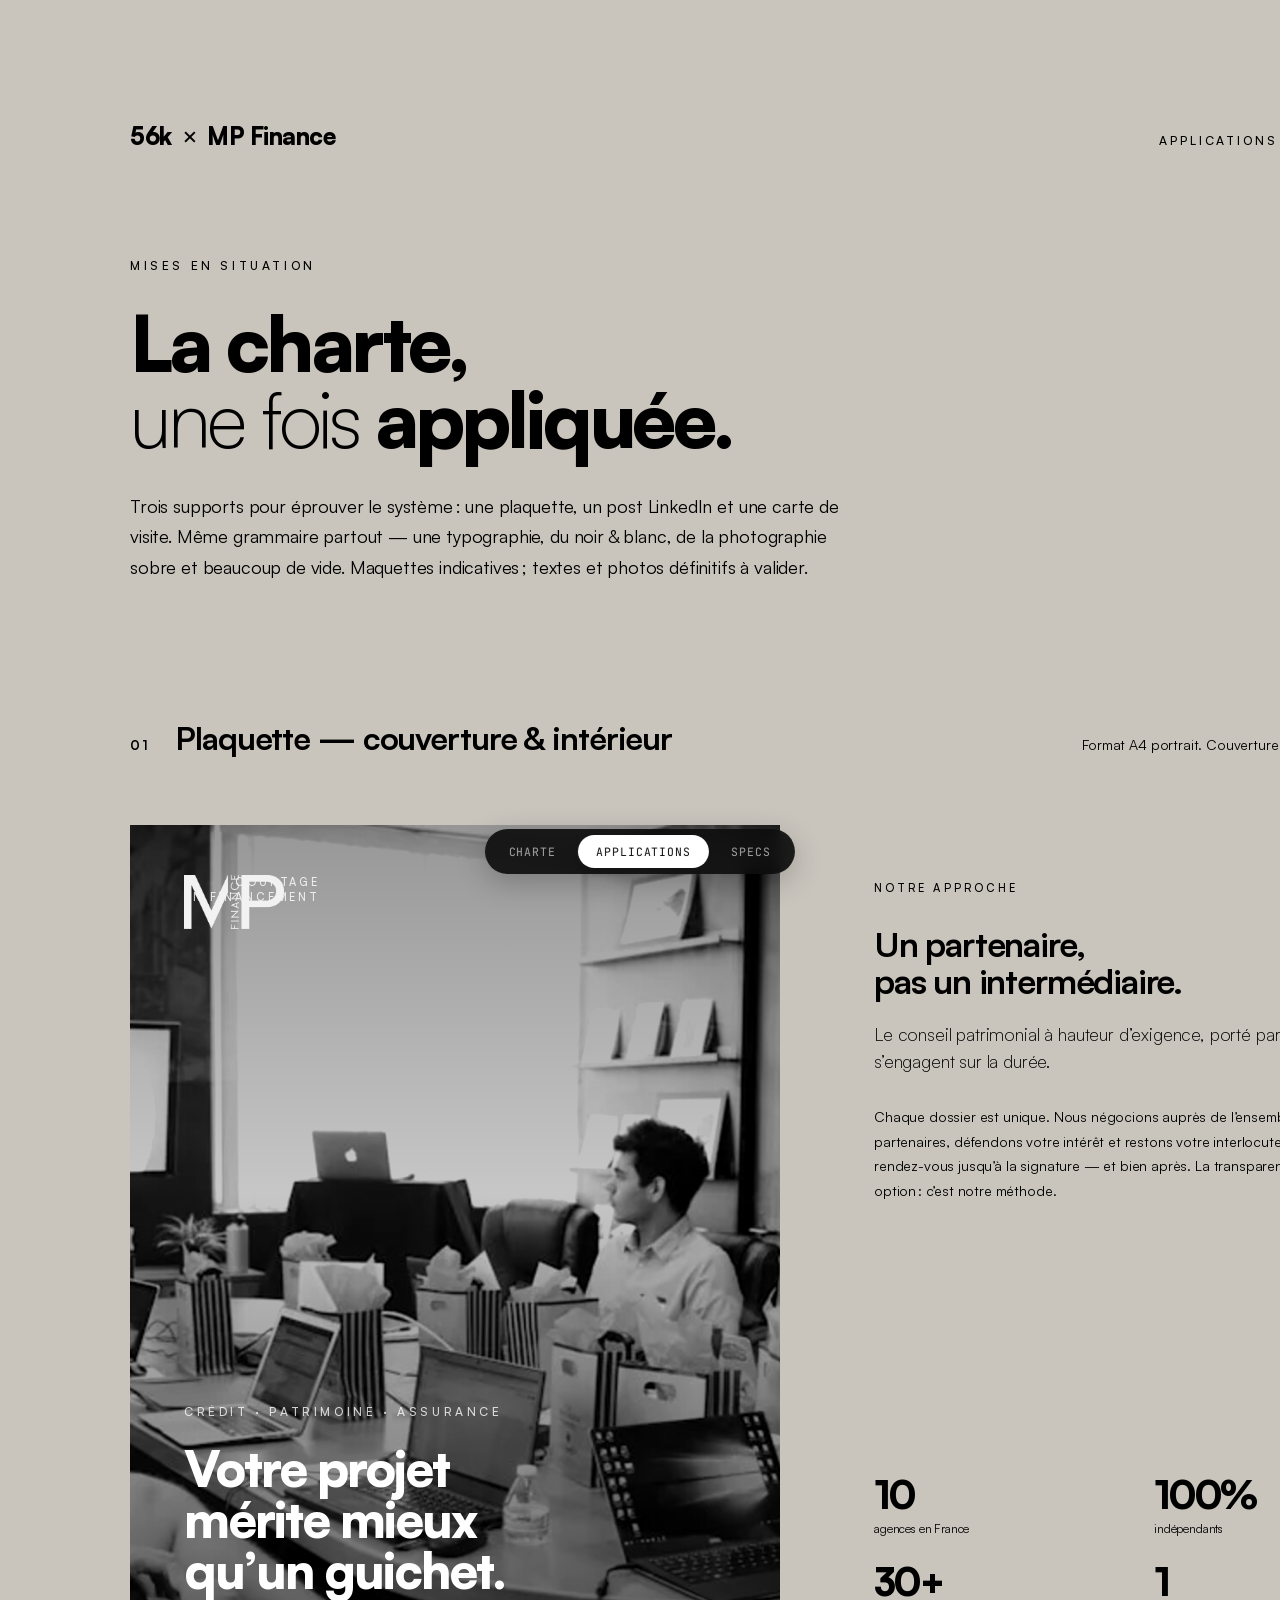
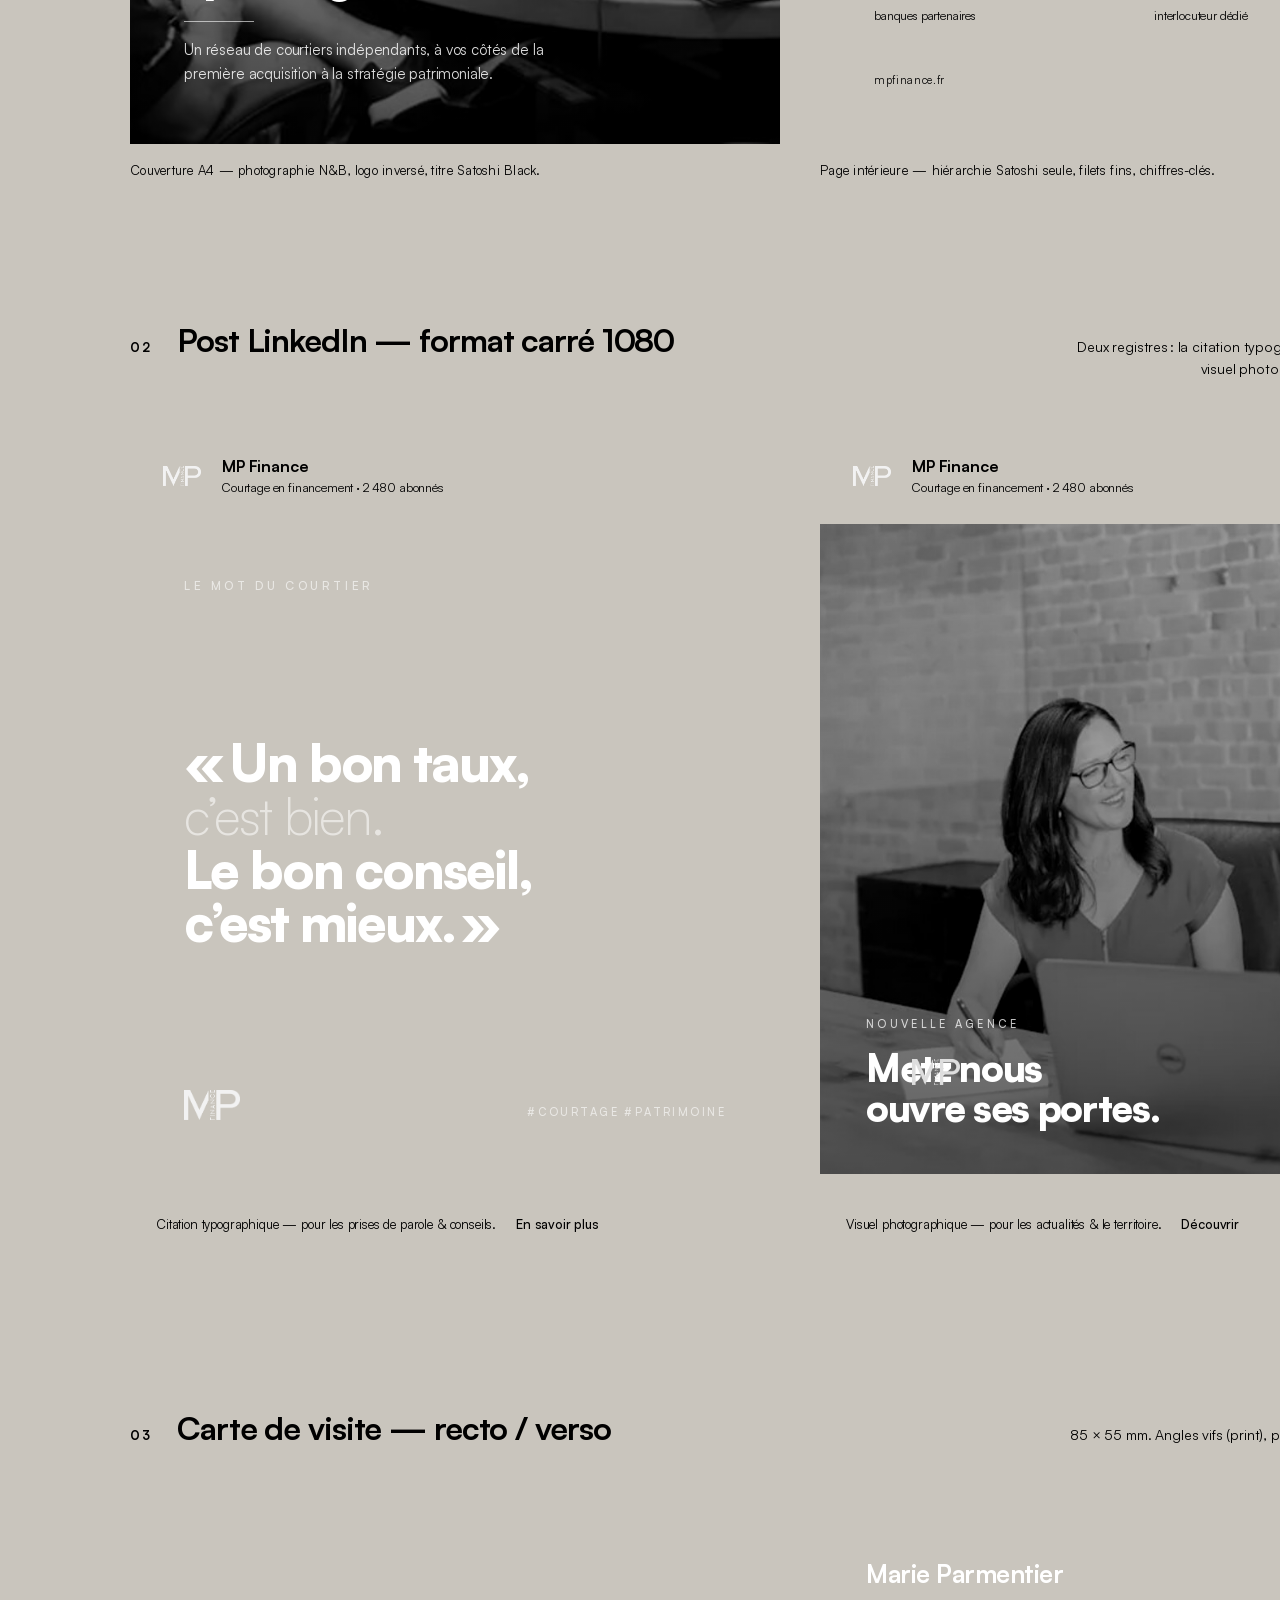
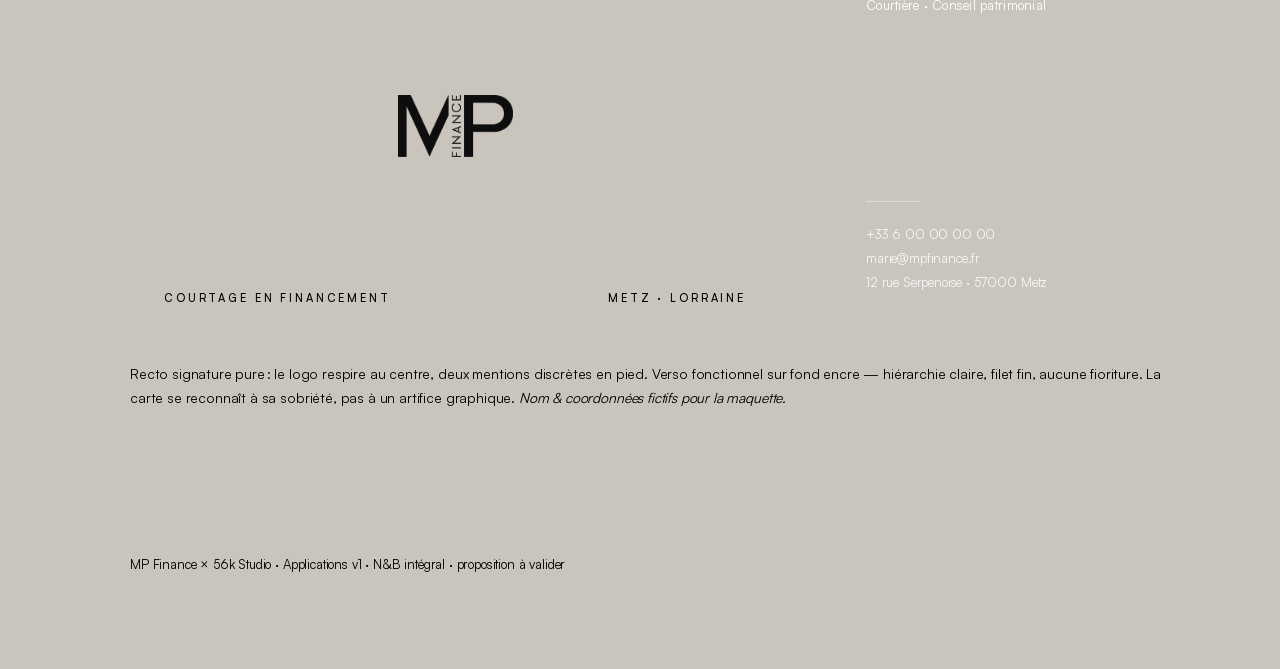
<file: applications.html>
<!DOCTYPE html>
<html lang="fr">
<head>
<meta charset="UTF-8">
<title>MP Finance — Applications v1 · N&B</title>
<link rel="preconnect" href="https://fonts.googleapis.com">
<link rel="preconnect" href="https://fonts.gstatic.com" crossorigin>
<link href="https://fonts.googleapis.com/css2?family=JetBrains+Mono:wght@400;500&display=swap" rel="stylesheet">
<link rel="stylesheet" href="assets/fonts/satoshi.css">
<style>
  :root{
    --ink:#0e0e0e;--ink-soft:#2a2a28;--g-700:#4a4a47;--g-500:#7c7c77;--g-400:#9b9b95;
    --g-300:#c7c4bc;--g-200:#e3e0d8;--g-100:#eeebe3;--paper:#faf8f3;--white:#fff;
  }
  *{margin:0;padding:0;box-sizing:border-box}
  html,body{background:#c9c5bd}
  body{font-family:'Satoshi',sans-serif;color:var(--ink);letter-spacing:-0.01em;-webkit-font-smoothing:antialiased}
  .board{width:1600px;margin:0 auto;background:var(--paper);padding:120px 130px 96px}
  header{display:flex;justify-content:space-between;align-items:baseline;padding-bottom:34px;border-bottom:1px solid var(--ink)}
  .mark{font-weight:900;font-size:24px;letter-spacing:-0.02em}
  .mark .x{color:var(--g-400);font-weight:500;margin:0 10px}
  .doc-meta{font-size:12px;font-weight:500;letter-spacing:.24em;text-transform:uppercase;color:var(--g-500)}
  .intro{padding:72px 0 64px}
  .intro .ey{font-size:12px;font-weight:500;letter-spacing:.3em;text-transform:uppercase;color:var(--g-500);margin-bottom:30px}
  .intro h1{font-weight:900;font-size:78px;line-height:0.98;letter-spacing:-0.05em}
  .intro h1 .thin{font-weight:300;color:var(--g-500)}
  .intro p{margin-top:34px;max-width:720px;font-size:18px;line-height:1.7;color:var(--ink-soft)}

  section.blk{padding:70px 0;border-top:1px solid var(--g-200)}
  .blk-head{display:flex;align-items:baseline;gap:26px;margin-bottom:48px}
  .blk-head .num{font-size:13px;font-weight:700;letter-spacing:.12em}
  .blk-head h2{font-weight:700;font-size:32px;letter-spacing:-0.035em}
  .blk-head .note{margin-left:auto;font-size:14px;color:var(--g-500);max-width:420px;text-align:right;line-height:1.55}

  /* PLAQUETTE */
  .plq{display:grid;grid-template-columns:1fr 1fr;gap:40px;align-items:start}
  .a4{aspect-ratio:1/1.414;border:1px solid var(--g-200);overflow:hidden;position:relative;background:#111}
  .a4.cover img{position:absolute;inset:0;width:100%;height:100%;object-fit:cover;filter:grayscale(1) contrast(1.05) brightness(.82)}
  .a4.cover .veil{position:absolute;inset:0;background:linear-gradient(180deg,rgba(0,0,0,.28),rgba(0,0,0,.05) 40%,rgba(0,0,0,.62))}
  .a4.cover .top{position:absolute;left:54px;top:50px;right:54px;display:flex;justify-content:space-between;align-items:flex-start}
  .a4.cover .top img.logo{height:54px;width:auto;filter:none}
  .a4.cover .top .corp{font-size:11px;font-weight:500;letter-spacing:.26em;text-transform:uppercase;color:rgba(255,255,255,.82);text-align:right}
  .a4.cover .bottom{position:absolute;left:54px;right:54px;bottom:58px;color:#fff}
  .a4.cover .bottom .kick{font-size:12px;font-weight:500;letter-spacing:.3em;text-transform:uppercase;color:rgba(255,255,255,.78);margin-bottom:22px}
  .a4.cover .bottom h3{font-weight:900;font-size:50px;line-height:1.02;letter-spacing:-0.04em}
  .a4.cover .bottom .sep{width:70px;height:1px;background:rgba(255,255,255,.6);margin:26px 0 16px}
  .a4.cover .bottom .sub{font-size:15px;font-weight:400;color:rgba(255,255,255,.85);max-width:380px;line-height:1.6}

  .a4.inner{background:var(--paper);padding:56px 54px;display:flex;flex-direction:column}
  .a4.inner .il{font-size:11px;font-weight:500;letter-spacing:.28em;text-transform:uppercase;color:var(--g-500);margin-bottom:30px}
  .a4.inner h4{font-weight:700;font-size:34px;letter-spacing:-0.035em;line-height:1.08;margin-bottom:22px}
  .a4.inner .lead{font-weight:300;font-size:18px;color:var(--ink-soft);line-height:1.5;margin-bottom:30px}
  .a4.inner .body{font-size:14px;color:var(--g-700);line-height:1.75;margin-bottom:26px}
  .a4.inner .rule{height:1px;background:var(--g-200);margin:6px 0 26px}
  .a4.inner .stats{display:grid;grid-template-columns:1fr 1fr;gap:26px 18px;margin-top:auto}
  .a4.inner .stat .n{font-weight:900;font-size:38px;letter-spacing:-0.04em;line-height:1}
  .a4.inner .stat .l{font-size:12px;color:var(--g-500);margin-top:7px;line-height:1.4}
  .a4.inner .ftr{margin-top:30px;padding-top:18px;border-top:1px solid var(--ink);display:flex;justify-content:space-between;font-size:11px;letter-spacing:.06em;color:var(--g-500)}
  .cap{margin-top:18px;font-size:13px;color:var(--g-500);letter-spacing:.02em}

  /* LINKEDIN */
  .li-grid{display:grid;grid-template-columns:1fr 1fr;gap:40px}
  .li-card{border:1px solid var(--g-200);background:var(--white);border-radius:14px;overflow:hidden}
  .li-top{display:flex;align-items:center;gap:14px;padding:22px 26px}
  .li-av{width:52px;height:52px;border-radius:50%;background:var(--ink);display:flex;align-items:center;justify-content:center;flex:none}
  .li-av img{height:20px;width:auto}
  .li-id .nm{font-weight:700;font-size:16px}
  .li-id .mt{font-size:12.5px;color:var(--g-500);margin-top:2px}
  .li-post{aspect-ratio:1/1;position:relative;overflow:hidden}
  .li-post.dark{background:var(--ink);color:#fff;display:flex;flex-direction:column;justify-content:space-between;padding:54px}
  .li-post.dark .ey{font-size:12px;font-weight:500;letter-spacing:.3em;text-transform:uppercase;color:rgba(255,255,255,.6)}
  .li-post.dark .big{font-weight:900;font-size:52px;line-height:1.02;letter-spacing:-0.04em}
  .li-post.dark .big .thin{font-weight:300;color:rgba(255,255,255,.55)}
  .li-post.dark .foot{display:flex;justify-content:space-between;align-items:flex-end}
  .li-post.dark .foot img{height:30px;width:auto}
  .li-post.dark .foot .tg{font-size:11px;font-weight:500;letter-spacing:.22em;text-transform:uppercase;color:rgba(255,255,255,.6)}
  .li-post.photo img{position:absolute;inset:0;width:100%;height:100%;object-fit:cover;filter:grayscale(1) contrast(1.04) brightness(.9)}
  .li-post.photo .veil{position:absolute;inset:0;background:linear-gradient(180deg,rgba(0,0,0,.1),rgba(0,0,0,.6))}
  .li-post.photo .lab{position:absolute;left:46px;right:46px;bottom:46px;color:#fff}
  .li-post.photo .lab .ey{font-size:11px;font-weight:500;letter-spacing:.3em;text-transform:uppercase;color:rgba(255,255,255,.75);margin-bottom:16px}
  .li-post.photo .lab h3{font-weight:900;font-size:38px;line-height:1.04;letter-spacing:-0.035em}
  .li-post.photo .lab .src{position:absolute;left:46px;top:42px}
  .li-post.photo .lab img{height:26px;width:auto}
  .li-meta{padding:18px 26px 24px;font-size:13px;color:var(--g-500);line-height:1.5}
  .li-meta .cta{display:inline-block;margin-top:14px;font-weight:500;font-size:13px;color:var(--ink);border:1px solid var(--ink);border-radius:999px;padding:9px 20px}

  /* CARTE */
  .cv-grid{display:grid;grid-template-columns:1fr 1fr;gap:40px}
  .cv{aspect-ratio:85/55;border:1px solid var(--g-200);position:relative;overflow:hidden}
  .cv.recto{background:var(--paper);display:flex;align-items:center;justify-content:center}
  .cv.recto img{height:62px;width:auto}
  .cv.recto .pin{position:absolute;left:34px;bottom:30px;font-size:11px;font-weight:500;letter-spacing:.26em;text-transform:uppercase;color:var(--g-500)}
  .cv.recto .pinr{position:absolute;right:34px;bottom:30px;font-size:11px;font-weight:500;letter-spacing:.26em;text-transform:uppercase;color:var(--g-400)}
  .cv.verso{background:var(--ink);color:#fff;padding:42px 46px;display:flex;flex-direction:column;justify-content:space-between}
  .cv.verso .nm{font-weight:700;font-size:25px;letter-spacing:-0.02em}
  .cv.verso .ro{font-size:13px;color:var(--g-400);margin-top:6px;letter-spacing:.02em}
  .cv.verso .sep{width:54px;height:1px;background:rgba(255,255,255,.4);margin:20px 0}
  .cv.verso .ln{font-size:13px;color:rgba(255,255,255,.85);line-height:1.85}
  .cv.verso .br{position:absolute;right:42px;top:40px}
  .cv.verso .br img{height:24px;width:auto}
  .cv-note{margin-top:26px;font-size:14px;color:var(--ink-soft);line-height:1.7;max-width:1040px}

  footer{margin-top:40px;padding-top:36px;border-top:1px solid var(--ink);display:flex;justify-content:space-between;align-items:center}
  footer .l{font-size:13px;color:var(--g-500)}
  footer .r{font-size:13px;font-weight:700}
</style>
</head>
<body>
<div class="board">

  <header>
    <div class="mark">56k<span class="x">×</span>MP Finance</div>
    <div class="doc-meta">Applications · v1 · N&amp;B · à valider</div>
  </header>

  <div class="intro">
    <div class="ey">Mises en situation</div>
    <h1>La charte,<br><span class="thin">une fois</span> appliquée.</h1>
    <p>Trois supports pour éprouver le système : une plaquette, un post LinkedIn et une carte de visite. Même grammaire partout — une typographie, du noir &amp; blanc, de la photographie sobre et beaucoup de vide. Maquettes indicatives ; textes et photos définitifs à valider.</p>
  </div>

  <!-- 01 PLAQUETTE -->
  <section class="blk">
    <div class="blk-head">
      <span class="num">01</span>
      <h2>Plaquette — couverture &amp; intérieur</h2>
      <span class="note">Format A4 portrait. Couverture photographique pleine page, intérieur éditorial très aéré.</span>
    </div>
    <div class="plq">
      <div>
        <div class="a4 cover">
          <img src="assets/mpf-team.jpg" alt="">
          <div class="veil"></div>
          <div class="top">
            <img class="logo" src="assets/logo-blanc.png" alt="MP Finance">
            <div class="corp">Courtage<br>en financement</div>
          </div>
          <div class="bottom">
            <div class="kick">Crédit · Patrimoine · Assurance</div>
            <h3>Votre projet<br>mérite mieux<br>qu’un guichet.</h3>
            <div class="sep"></div>
            <div class="sub">Un réseau de courtiers indépendants, à vos côtés de la première acquisition à la stratégie patrimoniale.</div>
          </div>
        </div>
        <div class="cap">Couverture A4 — photographie N&amp;B, logo inversé, titre Satoshi Black.</div>
      </div>
      <div>
        <div class="a4 inner">
          <div class="il">Notre approche</div>
          <h4>Un partenaire,<br>pas un intermédiaire.</h4>
          <div class="lead">Le conseil patrimonial à hauteur d’exigence, porté par des courtiers qui s’engagent sur la durée.</div>
          <div class="body">Chaque dossier est unique. Nous négocions auprès de l’ensemble des banques partenaires, défendons votre intérêt et restons votre interlocuteur du premier rendez-vous jusqu’à la signature — et bien après. La transparence n’est pas une option : c’est notre méthode.</div>
          <div class="rule"></div>
          <div class="stats">
            <div class="stat"><div class="n">10</div><div class="l">agences en France</div></div>
            <div class="stat"><div class="n">100%</div><div class="l">indépendants</div></div>
            <div class="stat"><div class="n">30+</div><div class="l">banques partenaires</div></div>
            <div class="stat"><div class="n">1</div><div class="l">interlocuteur dédié</div></div>
          </div>
          <div class="ftr"><span>mpfinance.fr</span><span>ORIAS n° 15 004 729</span></div>
        </div>
        <div class="cap">Page intérieure — hiérarchie Satoshi seule, filets fins, chiffres-clés.</div>
      </div>
    </div>
  </section>

  <!-- 02 LINKEDIN -->
  <section class="blk">
    <div class="blk-head">
      <span class="num">02</span>
      <h2>Post LinkedIn — format carré 1080</h2>
      <span class="note">Deux registres : la citation typographique sur fond encre, et le visuel photographique. Jamais de couleur.</span>
    </div>
    <div class="li-grid">
      <div class="li-card">
        <div class="li-top">
          <div class="li-av"><img src="assets/logo-blanc.png" alt=""></div>
          <div class="li-id"><div class="nm">MP Finance</div><div class="mt">Courtage en financement · 2 480 abonnés</div></div>
        </div>
        <div class="li-post dark">
          <div class="ey">Le mot du courtier</div>
          <div class="big">« Un bon taux,<br><span class="thin">c’est bien.</span><br>Le bon conseil,<br>c’est mieux. »</div>
          <div class="foot"><img src="assets/logo-blanc.png" alt=""><span class="tg">#Courtage #Patrimoine</span></div>
        </div>
        <div class="li-meta">Citation typographique — pour les prises de parole &amp; conseils.<span class="cta">En savoir plus</span></div>
      </div>
      <div class="li-card">
        <div class="li-top">
          <div class="li-av"><img src="assets/logo-blanc.png" alt=""></div>
          <div class="li-id"><div class="nm">MP Finance</div><div class="mt">Courtage en financement · 2 480 abonnés</div></div>
        </div>
        <div class="li-post photo">
          <img src="assets/mpf-interior.jpg" alt="">
          <div class="veil"></div>
          <div class="lab">
            <div class="src"><img src="assets/logo-blanc.png" alt=""></div>
            <div class="ey">Nouvelle agence</div>
            <h3>Metz nous<br>ouvre ses portes.</h3>
          </div>
        </div>
        <div class="li-meta">Visuel photographique — pour les actualités &amp; le territoire.<span class="cta">Découvrir</span></div>
      </div>
    </div>
  </section>

  <!-- 03 CARTE DE VISITE -->
  <section class="blk">
    <div class="blk-head">
      <span class="num">03</span>
      <h2>Carte de visite — recto / verso</h2>
      <span class="note">85 × 55 mm. Angles vifs (print), papier texturé, impression deux tons : encre &amp; blanc.</span>
    </div>
    <div class="cv-grid">
      <div class="cv recto">
        <img src="assets/logo-noir.png" alt="MP Finance">
        <span class="pin">Courtage en financement</span>
        <span class="pinr">Metz · Lorraine</span>
      </div>
      <div class="cv verso">
        <div class="br"><img src="assets/logo-blanc.png" alt=""></div>
        <div>
          <div class="nm">Marie Parmentier</div>
          <div class="ro">Courtière · Conseil patrimonial</div>
        </div>
        <div>
          <div class="sep"></div>
          <div class="ln">+33 6 00 00 00 00<br>marie@mpfinance.fr<br>12 rue Serpenoise · 57000 Metz</div>
        </div>
      </div>
    </div>
    <p class="cv-note">Recto signature pure : le logo respire au centre, deux mentions discrètes en pied. Verso fonctionnel sur fond encre — hiérarchie claire, filet fin, aucune fioriture. La carte se reconnaît à sa sobriété, pas à un artifice graphique. <em>Nom &amp; coordonnées fictifs pour la maquette.</em></p>
  </section>

  <footer>
    <span class="l">MP Finance × 56k Studio · Applications v1 · N&amp;B intégral · proposition à valider</span>
    <span class="r">56k.studio</span>
  </footer>

</div>
<style>
  .bb-pager{position:fixed;left:50%;bottom:26px;transform:translateX(-50%);z-index:99;display:flex;gap:4px;background:rgba(14,14,14,.92);-webkit-backdrop-filter:blur(8px);backdrop-filter:blur(8px);border-radius:999px;padding:6px;box-shadow:0 8px 30px rgba(0,0,0,.22);font-family:'JetBrains Mono','SF Mono',monospace}
  .bb-pager a{color:rgba(255,255,255,.62);text-decoration:none;font-size:11.5px;letter-spacing:.08em;text-transform:uppercase;padding:9px 18px;border-radius:999px;transition:.18s}
  .bb-pager a:hover{color:#fff}
  .bb-pager a.on{background:#fff;color:#0e0e0e}
  @media print{.bb-pager{display:none}}
</style>
<nav class="bb-pager">
  <a href="index.html" data-p="charte">Charte</a>
  <a href="applications.html" class="on" data-p="applications">Applications</a>
  <a href="specs.html" data-p="specs">Specs</a>
</nav>

</body>
</html>
</file>
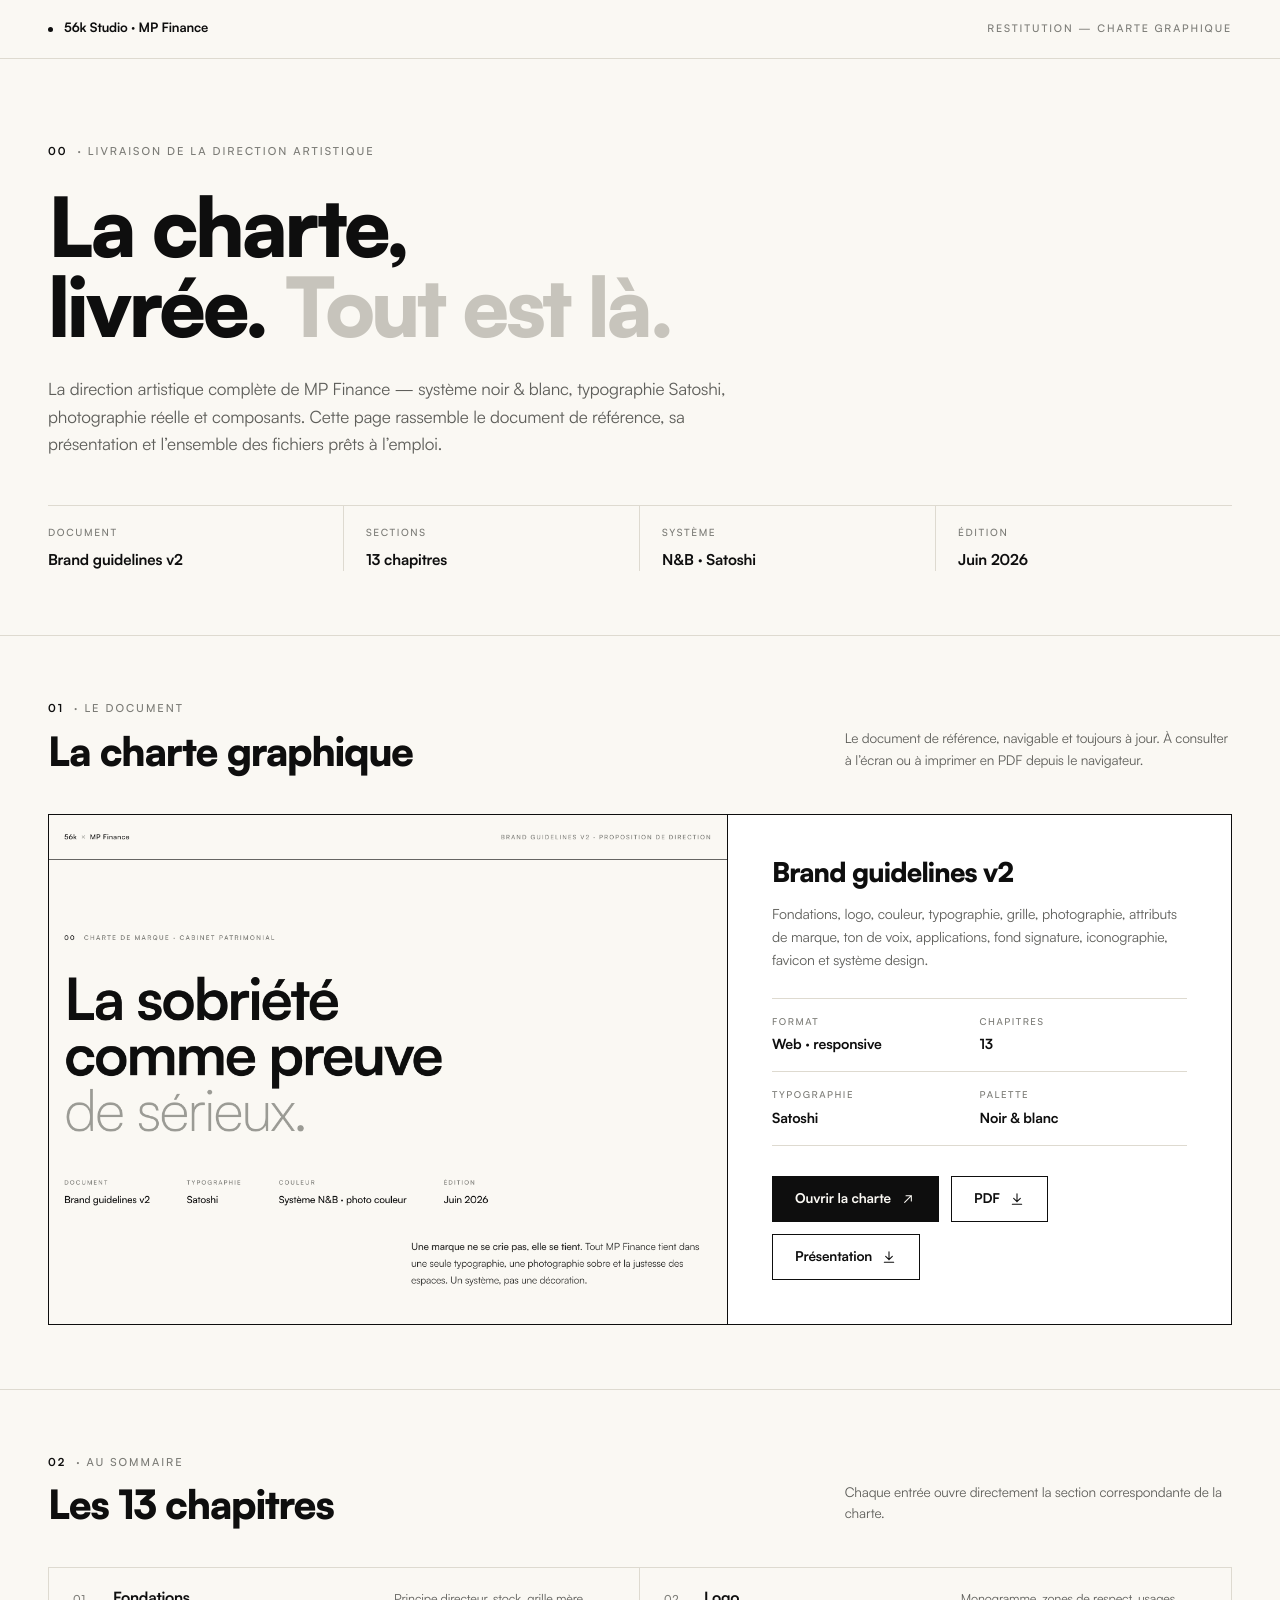
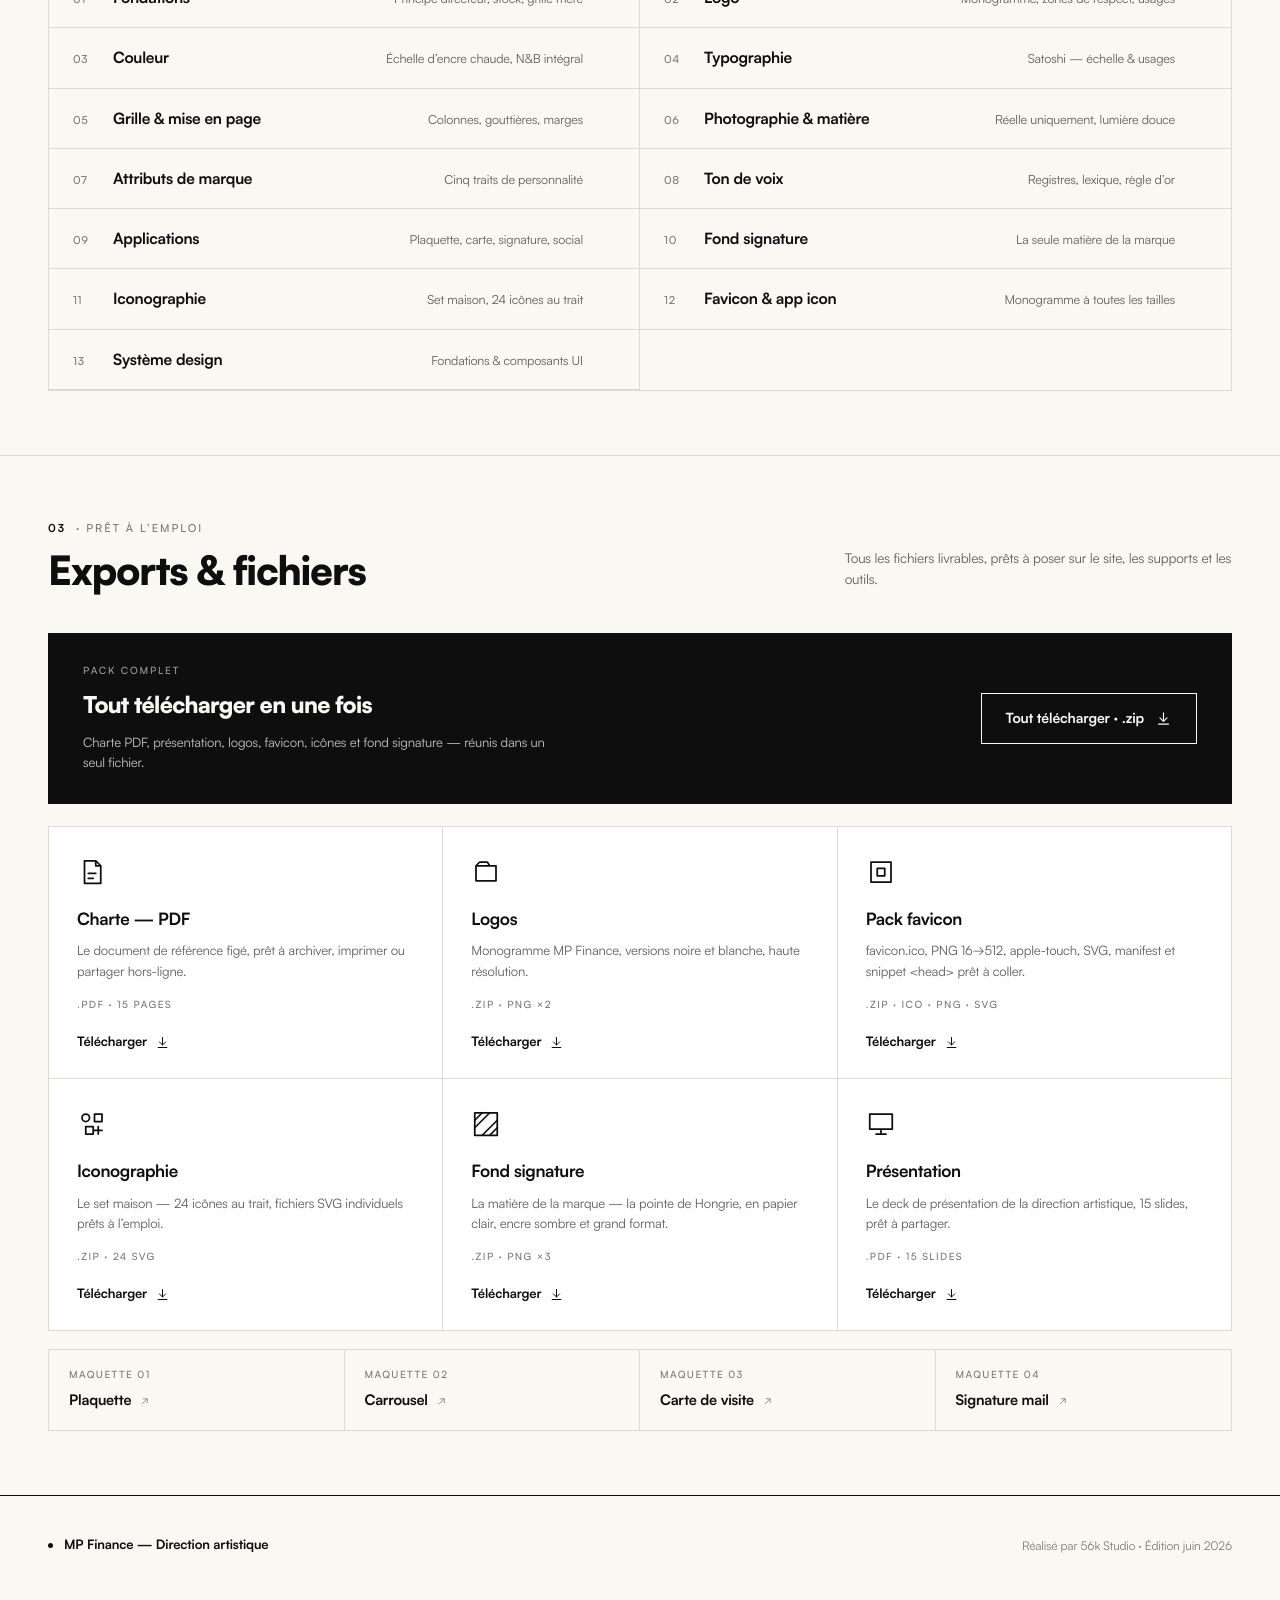
<file: restitution.html>
<!DOCTYPE html>
<html lang="fr">
<head>
<meta charset="UTF-8">
<meta name="viewport" content="width=device-width, initial-scale=1">
<title>MP Finance — Restitution · Charte graphique & exports</title>
<meta name="description" content="Restitution de la charte graphique MP Finance : direction artistique complète, présentation et fichiers livrables.">
<link rel="icon" type="image/svg+xml" href="assets/apps/favicon/favicon.svg">
<link rel="icon" type="image/png" sizes="32x32" href="assets/apps/favicon/favicon-32.png">
<link rel="apple-touch-icon" href="assets/apps/favicon/apple-touch-icon.png">
<link rel="stylesheet" href="assets/fonts/satoshi.css">
<style>
:root{
  --p-ink:#0E0E0E;--p-ink-90:#2A2A28;--p-700:#4A4A47;--p-600:#5E5E5A;--p-500:#7C7C77;
  --p-400:#9B9B95;--p-300:#C7C4BC;--p-200:#E3E0D8;--p-100:#EEEBE3;
  --p-paper:#FAF8F3;--p-white:#FFFFFF;
  --bg:var(--p-paper);--surface:var(--p-white);--ink:var(--p-ink);--text:var(--p-ink);
  --text-soft:var(--p-ink-90);--text-muted:var(--p-600);--text-faint:var(--p-500);
  --line:#DEDAD0;--line-strong:var(--p-ink);
  --font:'Satoshi',-apple-system,system-ui,sans-serif;
  --maxw:1280px;--gutter:48px;
}
*{margin:0;padding:0;box-sizing:border-box}
html{scroll-behavior:smooth}
body{font-family:var(--font);background:var(--bg);color:var(--text);letter-spacing:-0.011em;-webkit-font-smoothing:antialiased;text-rendering:geometricPrecision;line-height:1.5}
img{display:block;max-width:100%}
a{color:inherit;text-decoration:none}
.shell{max-width:var(--maxw);margin:0 auto;padding:0 var(--gutter)}
.mono{font-weight:500;letter-spacing:.04em}
.eyebrow{font-weight:500;font-size:11px;letter-spacing:.18em;text-transform:uppercase;color:var(--text-faint);display:flex;align-items:center;gap:10px}
.eyebrow b{color:var(--ink);font-weight:600}

/* ── TOPBAR ── */
.topbar{border-bottom:1px solid var(--line)}
.topbar .shell{display:flex;align-items:center;justify-content:space-between;height:58px}
.topbar .bl{display:flex;align-items:center;gap:11px;font-weight:600;font-size:13px;letter-spacing:-0.01em}
.topbar .bl .dot{width:5px;height:5px;border-radius:50%;background:var(--ink)}
.topbar .br{font-weight:500;font-size:10.5px;letter-spacing:.18em;text-transform:uppercase;color:var(--text-faint)}

/* ── HERO ── */
.hero{padding:84px 0 64px}
.hero h1{font-weight:800;font-size:clamp(42px,7vw,82px);line-height:.98;letter-spacing:-0.04em;margin:26px 0 0}
.hero h1 .soft{color:var(--p-300)}
.hero .lead{margin-top:30px;max-width:60ch;font-size:17px;line-height:1.62;color:var(--text-muted)}
.hero .meta{margin-top:46px;display:grid;grid-template-columns:repeat(4,minmax(0,1fr));border-top:1px solid var(--line)}
.hero .meta .mi{padding:20px 22px 0;border-right:1px solid var(--line)}
.hero .meta .mi:first-child{padding-left:0}
.hero .meta .mi:last-child{border-right:0;padding-right:0}
.hero .meta .mk{font-weight:500;font-size:10px;letter-spacing:.16em;text-transform:uppercase;color:var(--text-faint);margin-bottom:8px}
.hero .meta .mv{font-weight:600;font-size:15px;letter-spacing:-0.01em}

/* ── SECTION ── */
.blk{padding:64px 0;border-top:1px solid var(--line)}
.sec-head{display:flex;align-items:flex-end;justify-content:space-between;gap:30px;margin-bottom:42px;flex-wrap:wrap}
.sec-head h2{font-weight:800;font-size:clamp(28px,3.6vw,40px);line-height:1.02;letter-spacing:-0.03em;margin-top:14px}
.sec-head .sh-note{font-size:13.5px;line-height:1.6;color:var(--text-muted);max-width:42ch}

/* ── CHARTE PRINCIPALE ── */
.charte{display:grid;grid-template-columns:1.35fr 1fr;gap:0;border:1px solid var(--line-strong)}
.charte .preview{border-right:1px solid var(--line-strong);background:var(--p-paper);overflow:hidden;position:relative}
.charte .preview img{width:100%;height:100%;object-fit:cover;object-position:top center}
.charte .side{padding:44px 44px;display:flex;flex-direction:column;background:var(--surface)}
.charte .side .ttl{font-weight:800;font-size:27px;letter-spacing:-0.03em;line-height:1.05}
.charte .side .dsc{margin-top:16px;font-size:14px;line-height:1.65;color:var(--text-muted)}
.charte .side .facts{margin-top:26px;border-top:1px solid var(--line);display:grid;grid-template-columns:1fr 1fr}
.charte .side .facts .f{padding:16px 0;border-bottom:1px solid var(--line)}
.charte .side .facts .f:nth-child(odd){padding-right:18px}
.charte .side .facts .fk{font-weight:500;font-size:9.5px;letter-spacing:.16em;text-transform:uppercase;color:var(--text-faint);margin-bottom:5px}
.charte .side .facts .fv{font-weight:600;font-size:14px;letter-spacing:-0.01em}
.charte .side .cta{margin-top:auto;padding-top:30px;display:flex;gap:12px;flex-wrap:wrap}

/* ── BOUTONS ── */
.btn{display:inline-flex;align-items:center;gap:9px;height:46px;padding:0 22px;font-weight:600;font-size:13.5px;letter-spacing:-0.01em;border:1px solid var(--line-strong);background:var(--surface);color:var(--ink);transition:background .16s,color .16s;cursor:pointer}
.btn:hover{background:var(--ink);color:var(--p-paper)}
.btn.primary{background:var(--ink);color:var(--p-paper)}
.btn.primary:hover{background:var(--p-ink-90)}
.btn svg{width:16px;height:16px;stroke:currentColor;stroke-width:1.6;fill:none;stroke-linecap:round;stroke-linejoin:round}

/* ── SOMMAIRE ── */
.toc{display:grid;grid-template-columns:repeat(2,1fr);border:1px solid var(--line)}
.toc a{display:flex;align-items:baseline;gap:18px;padding:18px 24px;border-bottom:1px solid var(--line);transition:background .14s}
.toc a:nth-child(odd){border-right:1px solid var(--line)}
.toc a:hover{background:var(--p-100)}
.toc a .no{font-weight:500;font-size:11px;letter-spacing:.06em;color:var(--text-faint);min-width:22px}
.toc a .ti{font-weight:600;font-size:15.5px;letter-spacing:-0.015em}
.toc a .ds{font-size:12.5px;color:var(--text-muted);margin-left:auto;text-align:right;max-width:44%}
.toc a .arr{width:14px;height:14px;stroke:var(--text-faint);stroke-width:1.5;fill:none;opacity:0;transform:translateX(-4px);transition:opacity .14s,transform .14s}
.toc a:hover .arr{opacity:1;transform:translateX(0)}

/* ── TOUT TÉLÉCHARGER ── */
.dlall{display:flex;align-items:center;justify-content:space-between;gap:28px;background:var(--ink);color:var(--p-paper);border:1px solid var(--line-strong);padding:30px 34px;margin-bottom:22px;flex-wrap:wrap}
.dlall .dlall-k{font-weight:500;font-size:10px;letter-spacing:.18em;text-transform:uppercase;color:var(--p-400)}
.dlall .dlall-t{font-weight:800;font-size:23px;letter-spacing:-0.03em;margin-top:9px}
.dlall .dlall-d{margin-top:10px;font-size:13px;line-height:1.55;color:var(--p-300);max-width:54ch}
.dlall .dlall-btn{display:inline-flex;align-items:center;gap:11px;font-weight:600;font-size:14px;letter-spacing:-0.01em;border:1px solid var(--p-paper);padding:14px 24px;white-space:nowrap;transition:background .16s,color .16s}
.dlall:hover .dlall-btn{background:var(--p-paper);color:var(--ink)}
.dlall .dlall-btn svg{width:17px;height:17px;stroke:currentColor;stroke-width:1.6;fill:none;stroke-linecap:round;stroke-linejoin:round;transition:transform .16s}
.dlall:hover .dlall-btn svg{transform:translateY(2px)}

/* ── EXPORTS GRID ── */
.exports{display:grid;grid-template-columns:repeat(3,1fr);gap:0;border-top:1px solid var(--line);border-left:1px solid var(--line)}
.card{border-right:1px solid var(--line);border-bottom:1px solid var(--line);padding:30px 28px 26px;display:flex;flex-direction:column;min-height:208px;background:var(--surface);transition:background .14s}
.card:hover{background:var(--p-100)}
.card .ic{width:30px;height:30px;stroke:var(--ink);stroke-width:1.4;fill:none;stroke-linecap:round;stroke-linejoin:round;margin-bottom:20px}
.card .ct{font-weight:700;font-size:17px;letter-spacing:-0.02em}
.card .cd{margin-top:9px;font-size:13px;line-height:1.55;color:var(--text-muted)}
.card .cmeta{margin-top:16px;font-weight:500;font-size:10px;letter-spacing:.14em;text-transform:uppercase;color:var(--text-faint)}
.card .clink{margin-top:auto;padding-top:20px;display:inline-flex;align-items:center;gap:8px;font-weight:600;font-size:13px;letter-spacing:-0.01em}
.card .clink svg{width:15px;height:15px;stroke:currentColor;stroke-width:1.6;fill:none;stroke-linecap:round;stroke-linejoin:round;transition:transform .16s}
.card:hover .clink svg{transform:translateX(3px)}
.card.dl:hover .clink svg{transform:translateY(2px)}

/* maquettes sub-list */
.maqs{display:grid;grid-template-columns:repeat(4,1fr);border:1px solid var(--line);margin-top:18px}
.maqs a{padding:18px 20px;border-right:1px solid var(--line);transition:background .14s}
.maqs a:last-child{border-right:0}
.maqs a:hover{background:var(--p-100)}
.maqs a .mq-k{font-weight:500;font-size:10px;letter-spacing:.14em;text-transform:uppercase;color:var(--text-faint);margin-bottom:7px}
.maqs a .mq-t{font-weight:600;font-size:14.5px;letter-spacing:-0.015em;display:flex;align-items:center;gap:7px}
.maqs a .mq-t svg{width:13px;height:13px;stroke:var(--text-faint);stroke-width:1.5;fill:none}

/* ── FOOTER ── */
.foot{border-top:1px solid var(--line-strong);padding:40px 0 64px}
.foot .shell{display:flex;align-items:center;justify-content:space-between;gap:20px;flex-wrap:wrap}
.foot .fl{font-weight:600;font-size:13px;letter-spacing:-0.01em;display:flex;align-items:center;gap:11px}
.foot .fl .dot{width:5px;height:5px;border-radius:50%;background:var(--ink)}
.foot .fr{font-size:12px;color:var(--text-faint)}

@media(max-width:900px){
  :root{--gutter:24px}
  .hero{padding:54px 0 40px}
  .hero .meta{grid-template-columns:1fr 1fr}
  .hero .meta .mi{padding:18px 18px 0}
  .hero .meta .mi:nth-child(odd){padding-left:0}
  .hero .meta .mi:nth-child(even){padding-right:0;border-right:0}
  .charte{grid-template-columns:1fr}
  .charte .preview{border-right:0;border-bottom:1px solid var(--line-strong);max-height:340px}
  .toc{grid-template-columns:1fr}
  .toc a:nth-child(odd){border-right:0}
  .toc a .ds{display:none}
  .exports{grid-template-columns:1fr}
  .dlall{padding:24px;align-items:flex-start}
  .dlall .dlall-btn{width:100%;justify-content:center}
  .maqs{grid-template-columns:1fr 1fr}
}
</style>
</head>
<body>

<!-- TOPBAR -->
<header class="topbar">
  <div class="shell">
    <div class="bl"><span class="dot"></span>56k&nbsp;Studio&nbsp;·&nbsp;MP&nbsp;Finance</div>
    <div class="br">Restitution — Charte graphique</div>
  </div>
</header>

<!-- HERO -->
<section class="hero">
  <div class="shell">
    <div class="eyebrow"><b>00</b> · Livraison de la direction artistique</div>
    <h1>La charte,<br>livrée. <span class="soft">Tout est là.</span></h1>
    <p class="lead">La direction artistique complète de MP Finance — système noir &amp; blanc, typographie Satoshi, photographie réelle et composants. Cette page rassemble le document de référence, sa présentation et l’ensemble des fichiers prêts à l’emploi.</p>
    <div class="meta">
      <div class="mi"><div class="mk">Document</div><div class="mv">Brand guidelines v2</div></div>
      <div class="mi"><div class="mk">Sections</div><div class="mv">13 chapitres</div></div>
      <div class="mi"><div class="mk">Système</div><div class="mv">N&amp;B · Satoshi</div></div>
      <div class="mi"><div class="mk">Édition</div><div class="mv">Juin 2026</div></div>
    </div>
  </div>
</section>

<!-- CHARTE PRINCIPALE -->
<section class="blk">
  <div class="shell">
    <div class="sec-head">
      <div>
        <div class="eyebrow"><b>01</b> · Le document</div>
        <h2>La charte graphique</h2>
      </div>
      <p class="sh-note">Le document de référence, navigable et toujours à jour. À consulter à l’écran ou à imprimer en PDF depuis le navigateur.</p>
    </div>
    <div class="charte">
      <a class="preview" href="v2/index.html" aria-label="Ouvrir la charte">
        <img src="assets/restitution-cover.png" alt="Couverture de la charte MP Finance">
      </a>
      <div class="side">
        <div class="ttl">Brand guidelines v2</div>
        <p class="dsc">Fondations, logo, couleur, typographie, grille, photographie, attributs de marque, ton de voix, applications, fond signature, iconographie, favicon et système design.</p>
        <div class="facts">
          <div class="f"><div class="fk">Format</div><div class="fv">Web · responsive</div></div>
          <div class="f"><div class="fk">Chapitres</div><div class="fv">13</div></div>
          <div class="f"><div class="fk">Typographie</div><div class="fv">Satoshi</div></div>
          <div class="f"><div class="fk">Palette</div><div class="fv">Noir &amp; blanc</div></div>
        </div>
        <div class="cta">
          <a class="btn primary" href="v2/index.html">Ouvrir la charte
            <svg viewBox="0 0 24 24"><path d="M7 17 17 7M9 7h8v8"/></svg>
          </a>
          <a class="btn" href="downloads/charte-mp-finance.pdf" download>PDF
            <svg viewBox="0 0 24 24"><path d="M12 4v12M7 11l5 5 5-5M5 20h14"/></svg>
          </a>
          <a class="btn" href="downloads/presentation-mp-finance.pdf" download>Présentation
            <svg viewBox="0 0 24 24"><path d="M12 4v12M7 11l5 5 5-5M5 20h14"/></svg>
          </a>
        </div>
      </div>
    </div>
  </div>
</section>

<!-- SOMMAIRE -->
<section class="blk">
  <div class="shell">
    <div class="sec-head">
      <div>
        <div class="eyebrow"><b>02</b> · Au sommaire</div>
        <h2>Les 13 chapitres</h2>
      </div>
      <p class="sh-note">Chaque entrée ouvre directement la section correspondante de la charte.</p>
    </div>
    <nav class="toc">
      <a href="v2/index.html#fondations"><span class="no">01</span><span class="ti">Fondations</span><span class="ds">Principe directeur, stock, grille mère</span><svg class="arr" viewBox="0 0 24 24"><path d="M5 12h14M13 6l6 6-6 6"/></svg></a>
      <a href="v2/index.html#logo"><span class="no">02</span><span class="ti">Logo</span><span class="ds">Monogramme, zones de respect, usages</span><svg class="arr" viewBox="0 0 24 24"><path d="M5 12h14M13 6l6 6-6 6"/></svg></a>
      <a href="v2/index.html#couleur"><span class="no">03</span><span class="ti">Couleur</span><span class="ds">Échelle d’encre chaude, N&amp;B intégral</span><svg class="arr" viewBox="0 0 24 24"><path d="M5 12h14M13 6l6 6-6 6"/></svg></a>
      <a href="v2/index.html#typo"><span class="no">04</span><span class="ti">Typographie</span><span class="ds">Satoshi — échelle &amp; usages</span><svg class="arr" viewBox="0 0 24 24"><path d="M5 12h14M13 6l6 6-6 6"/></svg></a>
      <a href="v2/index.html#grille"><span class="no">05</span><span class="ti">Grille &amp; mise en page</span><span class="ds">Colonnes, gouttières, marges</span><svg class="arr" viewBox="0 0 24 24"><path d="M5 12h14M13 6l6 6-6 6"/></svg></a>
      <a href="v2/index.html#photo"><span class="no">06</span><span class="ti">Photographie &amp; matière</span><span class="ds">Réelle uniquement, lumière douce</span><svg class="arr" viewBox="0 0 24 24"><path d="M5 12h14M13 6l6 6-6 6"/></svg></a>
      <a href="v2/index.html#attributs"><span class="no">07</span><span class="ti">Attributs de marque</span><span class="ds">Cinq traits de personnalité</span><svg class="arr" viewBox="0 0 24 24"><path d="M5 12h14M13 6l6 6-6 6"/></svg></a>
      <a href="v2/index.html#voix"><span class="no">08</span><span class="ti">Ton de voix</span><span class="ds">Registres, lexique, règle d’or</span><svg class="arr" viewBox="0 0 24 24"><path d="M5 12h14M13 6l6 6-6 6"/></svg></a>
      <a href="v2/index.html#applications"><span class="no">09</span><span class="ti">Applications</span><span class="ds">Plaquette, carte, signature, social</span><svg class="arr" viewBox="0 0 24 24"><path d="M5 12h14M13 6l6 6-6 6"/></svg></a>
      <a href="v2/index.html#signature"><span class="no">10</span><span class="ti">Fond signature</span><span class="ds">La seule matière de la marque</span><svg class="arr" viewBox="0 0 24 24"><path d="M5 12h14M13 6l6 6-6 6"/></svg></a>
      <a href="v2/index.html#icones"><span class="no">11</span><span class="ti">Iconographie</span><span class="ds">Set maison, 24 icônes au trait</span><svg class="arr" viewBox="0 0 24 24"><path d="M5 12h14M13 6l6 6-6 6"/></svg></a>
      <a href="v2/index.html#favicon"><span class="no">12</span><span class="ti">Favicon &amp; app icon</span><span class="ds">Monogramme à toutes les tailles</span><svg class="arr" viewBox="0 0 24 24"><path d="M5 12h14M13 6l6 6-6 6"/></svg></a>
      <a href="v2/index.html#systeme"><span class="no">13</span><span class="ti">Système design</span><span class="ds">Fondations &amp; composants UI</span><svg class="arr" viewBox="0 0 24 24"><path d="M5 12h14M13 6l6 6-6 6"/></svg></a>
    </nav>
  </div>
</section>

<!-- EXPORTS -->
<section class="blk">
  <div class="shell">
    <div class="sec-head">
      <div>
        <div class="eyebrow"><b>03</b> · Prêt à l’emploi</div>
        <h2>Exports &amp; fichiers</h2>
      </div>
      <p class="sh-note">Tous les fichiers livrables, prêts à poser sur le site, les supports et les outils.</p>
    </div>

    <a class="dlall" href="downloads/mp-finance-pack-complet.zip" download>
      <div class="dlall-l">
        <div class="dlall-k">Pack complet</div>
        <div class="dlall-t">Tout télécharger en une fois</div>
        <div class="dlall-d">Charte PDF, présentation, logos, favicon, icônes et fond signature — réunis dans un seul fichier.</div>
      </div>
      <span class="dlall-btn">Tout télécharger · .zip
        <svg viewBox="0 0 24 24"><path d="M12 4v12M7 11l5 5 5-5M5 20h14"/></svg>
      </span>
    </a>

    <div class="exports">

      <a class="card dl" href="downloads/charte-mp-finance.pdf" download>
        <svg class="ic" viewBox="0 0 24 24"><path d="M6 3h9l4 4v14H6zM15 3v4h4"/><path d="M9 13h6M9 17h4"/></svg>
        <div class="ct">Charte — PDF</div>
        <div class="cd">Le document de référence figé, prêt à archiver, imprimer ou partager hors-ligne.</div>
        <div class="cmeta">.pdf · 15 pages</div>
        <span class="clink">Télécharger <svg viewBox="0 0 24 24"><path d="M12 4v12M7 11l5 5 5-5M5 20h14"/></svg></span>
      </a>

      <a class="card dl" href="downloads/mp-finance-logos.zip" download>
        <svg class="ic" viewBox="0 0 24 24"><path d="M4 7h16v12H4zM4 7l3-3h6l2 3"/></svg>
        <div class="ct">Logos</div>
        <div class="cd">Monogramme MP Finance, versions noire et blanche, haute résolution.</div>
        <div class="cmeta">.zip · PNG ×2</div>
        <span class="clink">Télécharger <svg viewBox="0 0 24 24"><path d="M12 4v12M7 11l5 5 5-5M5 20h14"/></svg></span>
      </a>

      <a class="card dl" href="downloads/mp-finance-favicon-pack.zip" download>
        <svg class="ic" viewBox="0 0 24 24"><path d="M4 4h16v16H4z"/><path d="M9 9h6v6H9z"/></svg>
        <div class="ct">Pack favicon</div>
        <div class="cd">favicon.ico, PNG 16→512, apple-touch, SVG, manifest et snippet &lt;head&gt; prêt à coller.</div>
        <div class="cmeta">.zip · ico · png · svg</div>
        <span class="clink">Télécharger <svg viewBox="0 0 24 24"><path d="M12 4v12M7 11l5 5 5-5M5 20h14"/></svg></span>
      </a>

      <a class="card dl" href="downloads/mp-finance-icones-svg.zip" download>
        <svg class="ic" viewBox="0 0 24 24"><circle cx="7" cy="7" r="3"/><path d="M14 4h6v6h-6zM7 14h6v6H7zM17 14v6M14 17h6"/></svg>
        <div class="ct">Iconographie</div>
        <div class="cd">Le set maison — 24 icônes au trait, fichiers SVG individuels prêts à l’emploi.</div>
        <div class="cmeta">.zip · 24 SVG</div>
        <span class="clink">Télécharger <svg viewBox="0 0 24 24"><path d="M12 4v12M7 11l5 5 5-5M5 20h14"/></svg></span>
      </a>

      <a class="card dl" href="downloads/mp-finance-fond-signature.zip" download>
        <svg class="ic" viewBox="0 0 24 24"><path d="M3 3h18v18H3z"/><path d="M3 9l6-6M3 15l12-12M9 21l12-12M15 21l6-6"/></svg>
        <div class="ct">Fond signature</div>
        <div class="cd">La matière de la marque — la pointe de Hongrie, en papier clair, encre sombre et grand format.</div>
        <div class="cmeta">.zip · PNG ×3</div>
        <span class="clink">Télécharger <svg viewBox="0 0 24 24"><path d="M12 4v12M7 11l5 5 5-5M5 20h14"/></svg></span>
      </a>

      <a class="card dl" href="downloads/presentation-mp-finance.pdf" download>
        <svg class="ic" viewBox="0 0 24 24"><path d="M3 4h18v12H3zM8 20h8M12 16v4"/></svg>
        <div class="ct">Présentation</div>
        <div class="cd">Le deck de présentation de la direction artistique, 15 slides, prêt à partager.</div>
        <div class="cmeta">.pdf · 15 slides</div>
        <span class="clink">Télécharger <svg viewBox="0 0 24 24"><path d="M12 4v12M7 11l5 5 5-5M5 20h14"/></svg></span>
      </a>

    </div>

    <!-- MAQUETTES -->
    <div class="maqs">
      <a href="v2/maquettes/m1-plaquette.html"><div class="mq-k">Maquette 01</div><div class="mq-t">Plaquette <svg viewBox="0 0 24 24"><path d="M7 17 17 7M9 7h8v8"/></svg></div></a>
      <a href="v2/maquettes/m2-carousel.html"><div class="mq-k">Maquette 02</div><div class="mq-t">Carrousel <svg viewBox="0 0 24 24"><path d="M7 17 17 7M9 7h8v8"/></svg></div></a>
      <a href="v2/maquettes/m3-carte.html"><div class="mq-k">Maquette 03</div><div class="mq-t">Carte de visite <svg viewBox="0 0 24 24"><path d="M7 17 17 7M9 7h8v8"/></svg></div></a>
      <a href="v2/maquettes/m4-signature.html"><div class="mq-k">Maquette 04</div><div class="mq-t">Signature mail <svg viewBox="0 0 24 24"><path d="M7 17 17 7M9 7h8v8"/></svg></div></a>
    </div>
  </div>
</section>

<!-- FOOTER -->
<footer class="foot">
  <div class="shell">
    <div class="fl"><span class="dot"></span>MP Finance — Direction artistique</div>
    <div class="fr">Réalisé par 56k Studio · Édition juin 2026</div>
  </div>
</footer>

</body>
</html>
</file>
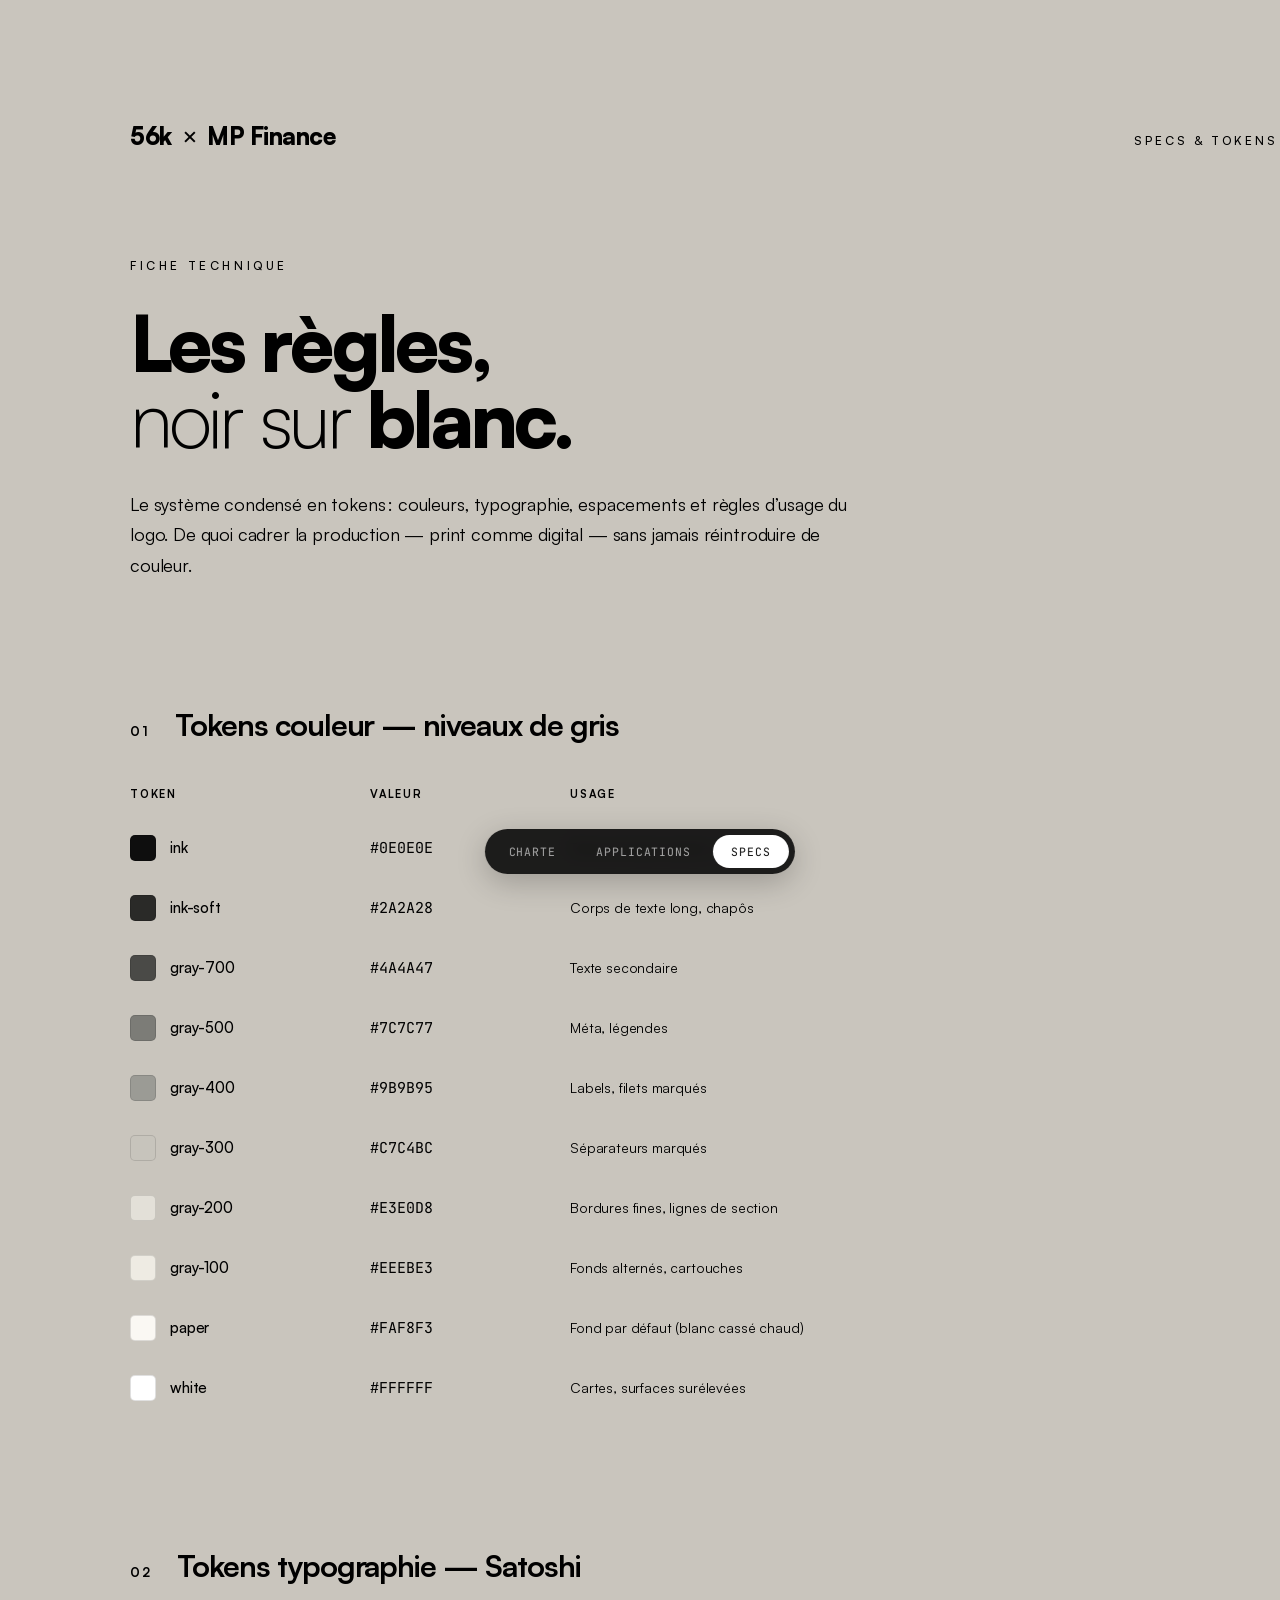
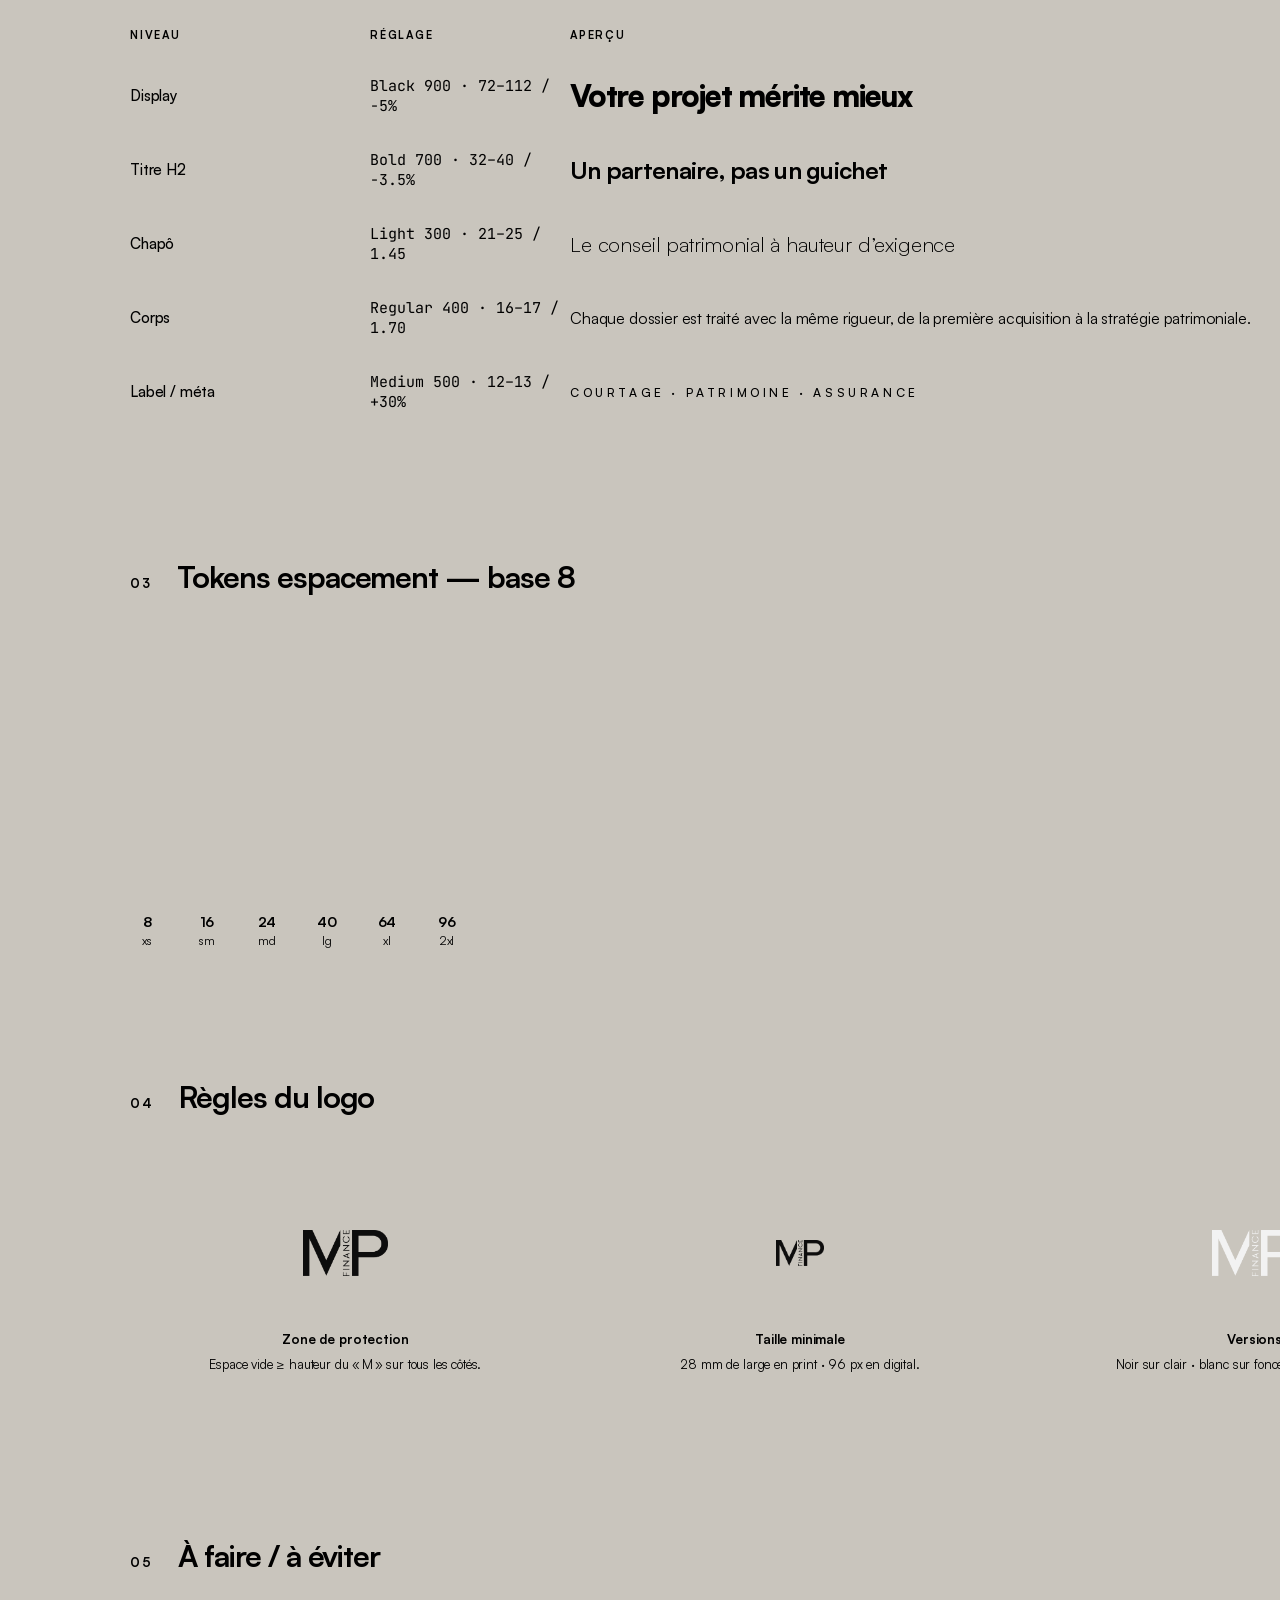
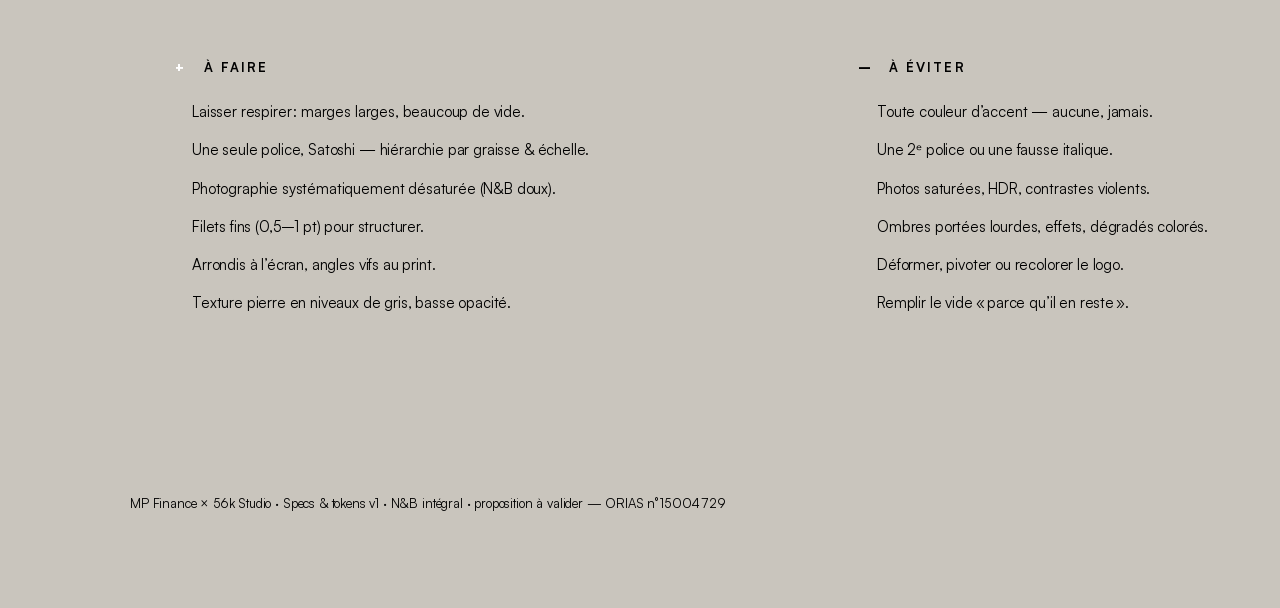
<file: specs.html>
<!DOCTYPE html>
<html lang="fr">
<head>
<meta charset="UTF-8">
<title>MP Finance — Specs & Tokens v1 · N&B</title>
<link rel="preconnect" href="https://fonts.googleapis.com">
<link rel="preconnect" href="https://fonts.gstatic.com" crossorigin>
<link href="https://fonts.googleapis.com/css2?family=JetBrains+Mono:wght@400;500&display=swap" rel="stylesheet">
<link rel="stylesheet" href="assets/fonts/satoshi.css">
<style>
  :root{
    --ink:#0e0e0e;--ink-soft:#2a2a28;--g-700:#4a4a47;--g-500:#7c7c77;--g-400:#9b9b95;
    --g-300:#c7c4bc;--g-200:#e3e0d8;--g-100:#eeebe3;--paper:#faf8f3;--white:#fff;
  }
  *{margin:0;padding:0;box-sizing:border-box}
  html,body{background:#c9c5bd}
  body{font-family:'Satoshi',sans-serif;color:var(--ink);letter-spacing:-0.01em;-webkit-font-smoothing:antialiased}
  .board{width:1600px;margin:0 auto;background:var(--paper);padding:120px 130px 96px}
  .mono{font-family:'JetBrains Mono',monospace;letter-spacing:0}
  header{display:flex;justify-content:space-between;align-items:baseline;padding-bottom:34px;border-bottom:1px solid var(--ink)}
  .mark{font-weight:900;font-size:24px;letter-spacing:-0.02em}
  .mark .x{color:var(--g-400);font-weight:500;margin:0 10px}
  .doc-meta{font-size:12px;font-weight:500;letter-spacing:.24em;text-transform:uppercase;color:var(--g-500)}
  .intro{padding:72px 0 60px}
  .intro .ey{font-size:12px;font-weight:500;letter-spacing:.3em;text-transform:uppercase;color:var(--g-500);margin-bottom:30px}
  .intro h1{font-weight:900;font-size:78px;line-height:0.98;letter-spacing:-0.05em}
  .intro h1 .thin{font-weight:300;color:var(--g-500)}
  .intro p{margin-top:32px;max-width:720px;font-size:18px;line-height:1.7;color:var(--ink-soft)}

  section.blk{padding:64px 0;border-top:1px solid var(--g-200)}
  .blk-head{display:flex;align-items:baseline;gap:26px;margin-bottom:42px}
  .blk-head .num{font-size:13px;font-weight:700;letter-spacing:.12em}
  .blk-head h2{font-weight:700;font-size:30px;letter-spacing:-0.035em}

  /* TOKEN TABLE */
  .tok{width:100%;border-collapse:collapse}
  .tok th{text-align:left;font-size:11px;font-weight:700;letter-spacing:.16em;text-transform:uppercase;color:var(--g-500);padding:0 0 16px;border-bottom:1px solid var(--ink)}
  .tok td{padding:17px 0;border-bottom:1px solid var(--g-200);vertical-align:middle;font-size:15px}
  .tok td.name{font-weight:500;width:240px}
  .tok td.val{width:200px;color:var(--g-700)}
  .tok td.use{color:var(--g-500);font-size:14px}
  .sw{display:inline-block;width:26px;height:26px;border-radius:5px;border:1px solid rgba(0,0,0,.12);vertical-align:-8px;margin-right:14px}

  /* TYPE TABLE */
  .ty td.prev{font-weight:500}
  .d800{font-weight:900;font-size:30px;letter-spacing:-0.04em}
  .d700{font-weight:700;font-size:24px;letter-spacing:-0.03em}
  .d300{font-weight:300;font-size:21px;color:var(--ink-soft)}
  .d400{font-weight:400;font-size:16px;color:var(--ink-soft)}
  .d600{font-weight:500;font-size:12px;letter-spacing:.3em;text-transform:uppercase;color:var(--g-500)}

  /* SPACING */
  .sp-grid{display:flex;align-items:flex-end;gap:26px}
  .sp-grid .b{background:var(--ink)}
  .sp-grid .col{text-align:center}
  .sp-grid .lab{font-size:12px;color:var(--g-500);margin-top:10px}
  .sp-grid .lab b{display:block;color:var(--ink);font-weight:700;font-size:14px;margin-bottom:2px}

  /* RULES do/dont */
  .rules{display:grid;grid-template-columns:1fr 1fr;gap:30px}
  .rule-card{border:1px solid var(--g-200);background:var(--white);padding:38px 40px}
  .rule-card h3{font-size:13px;font-weight:700;letter-spacing:.16em;text-transform:uppercase;margin-bottom:22px;display:flex;align-items:center;gap:12px}
  .rule-card h3 .gl{width:22px;height:22px;border-radius:50%;display:inline-flex;align-items:center;justify-content:center;font-size:13px;font-weight:900}
  .rule-card.do h3 .gl{background:var(--ink);color:#fff}
  .rule-card.dont h3 .gl{border:1.5px solid var(--ink);color:var(--ink)}
  .rule-card ul{list-style:none;display:flex;flex-direction:column;gap:15px}
  .rule-card li{font-size:15px;line-height:1.55;color:var(--ink-soft);padding-left:22px;position:relative}
  .rule-card li::before{content:"";position:absolute;left:0;top:9px;width:7px;height:1.5px;background:var(--g-400)}

  /* LOGO RULES */
  .lg-grid{display:grid;grid-template-columns:1fr 1fr 1fr;gap:24px}
  .lg-card{border:1px solid var(--g-200);background:var(--white);padding:34px;text-align:center;position:relative}
  .lg-card .stage{height:120px;display:flex;align-items:center;justify-content:center;position:relative}
  .lg-card .stage img{height:46px;width:auto}
  .lg-card .pad{position:absolute;inset:18px;border:1px dashed var(--g-300)}
  .lg-card .t{font-size:13px;font-weight:700;margin-top:18px}
  .lg-card .s{font-size:13px;color:var(--g-500);margin-top:7px;line-height:1.5}

  footer{margin-top:42px;padding-top:36px;border-top:1px solid var(--ink);display:flex;justify-content:space-between;align-items:center}
  footer .l{font-size:13px;color:var(--g-500)}
  footer .r{font-size:13px;font-weight:700}
</style>
</head>
<body>
<div class="board">

  <header>
    <div class="mark">56k<span class="x">×</span>MP Finance</div>
    <div class="doc-meta">Specs &amp; Tokens · v1 · N&amp;B · à valider</div>
  </header>

  <div class="intro">
    <div class="ey">Fiche technique</div>
    <h1>Les règles,<br><span class="thin">noir sur</span> blanc.</h1>
    <p>Le système condensé en tokens : couleurs, typographie, espacements et règles d’usage du logo. De quoi cadrer la production — print comme digital — sans jamais réintroduire de couleur.</p>
  </div>

  <!-- COLOR TOKENS -->
  <section class="blk">
    <div class="blk-head"><span class="num">01</span><h2>Tokens couleur — niveaux de gris</h2></div>
    <table class="tok">
      <thead><tr><th>Token</th><th>Valeur</th><th>Usage</th></tr></thead>
      <tbody>
        <tr><td class="name"><span class="sw" style="background:#0e0e0e"></span>ink</td><td class="val mono">#0E0E0E</td><td class="use">Texte principal, aplats, logo</td></tr>
        <tr><td class="name"><span class="sw" style="background:#2a2a28"></span>ink-soft</td><td class="val mono">#2A2A28</td><td class="use">Corps de texte long, chapôs</td></tr>
        <tr><td class="name"><span class="sw" style="background:#4a4a47"></span>gray-700</td><td class="val mono">#4A4A47</td><td class="use">Texte secondaire</td></tr>
        <tr><td class="name"><span class="sw" style="background:#7c7c77"></span>gray-500</td><td class="val mono">#7C7C77</td><td class="use">Méta, légendes</td></tr>
        <tr><td class="name"><span class="sw" style="background:#9b9b95"></span>gray-400</td><td class="val mono">#9B9B95</td><td class="use">Labels, filets marqués</td></tr>
        <tr><td class="name"><span class="sw" style="background:#c7c4bc"></span>gray-300</td><td class="val mono">#C7C4BC</td><td class="use">Séparateurs marqués</td></tr>
        <tr><td class="name"><span class="sw" style="background:#e3e0d8"></span>gray-200</td><td class="val mono">#E3E0D8</td><td class="use">Bordures fines, lignes de section</td></tr>
        <tr><td class="name"><span class="sw" style="background:#eeebe3"></span>gray-100</td><td class="val mono">#EEEBE3</td><td class="use">Fonds alternés, cartouches</td></tr>
        <tr><td class="name"><span class="sw" style="background:#faf8f3"></span>paper</td><td class="val mono">#FAF8F3</td><td class="use">Fond par défaut (blanc cassé chaud)</td></tr>
        <tr><td class="name"><span class="sw" style="background:#fff"></span>white</td><td class="val mono">#FFFFFF</td><td class="use">Cartes, surfaces surélevées</td></tr>
      </tbody>
    </table>
  </section>

  <!-- TYPE TOKENS -->
  <section class="blk">
    <div class="blk-head"><span class="num">02</span><h2>Tokens typographie — Satoshi</h2></div>
    <table class="tok ty">
      <thead><tr><th>Niveau</th><th>Réglage</th><th>Aperçu</th></tr></thead>
      <tbody>
        <tr><td class="name">Display</td><td class="val mono">Black 900 · 72–112 / −5%</td><td class="prev"><span class="d800">Votre projet mérite mieux</span></td></tr>
        <tr><td class="name">Titre H2</td><td class="val mono">Bold 700 · 32–40 / −3.5%</td><td class="prev"><span class="d700">Un partenaire, pas un guichet</span></td></tr>
        <tr><td class="name">Chapô</td><td class="val mono">Light 300 · 21–25 / 1.45</td><td class="prev"><span class="d300">Le conseil patrimonial à hauteur d’exigence</span></td></tr>
        <tr><td class="name">Corps</td><td class="val mono">Regular 400 · 16–17 / 1.70</td><td class="prev"><span class="d400">Chaque dossier est traité avec la même rigueur, de la première acquisition à la stratégie patrimoniale.</span></td></tr>
        <tr><td class="name">Label / méta</td><td class="val mono">Medium 500 · 12–13 / +30%</td><td class="prev"><span class="d600">Courtage · Patrimoine · Assurance</span></td></tr>
      </tbody>
    </table>
  </section>

  <!-- SPACING TOKENS -->
  <section class="blk">
    <div class="blk-head"><span class="num">03</span><h2>Tokens espacement — base 8</h2></div>
    <div class="sp-grid">
      <div class="col"><div class="b" style="width:34px;height:24px"></div><div class="lab"><b>8</b>xs</div></div>
      <div class="col"><div class="b" style="width:34px;height:48px"></div><div class="lab"><b>16</b>sm</div></div>
      <div class="col"><div class="b" style="width:34px;height:72px"></div><div class="lab"><b>24</b>md</div></div>
      <div class="col"><div class="b" style="width:34px;height:120px"></div><div class="lab"><b>40</b>lg</div></div>
      <div class="col"><div class="b" style="width:34px;height:192px"></div><div class="lab"><b>64</b>xl</div></div>
      <div class="col"><div class="b" style="width:34px;height:264px"></div><div class="lab"><b>96</b>2xl</div></div>
    </div>
  </section>

  <!-- LOGO RULES -->
  <section class="blk">
    <div class="blk-head"><span class="num">04</span><h2>Règles du logo</h2></div>
    <div class="lg-grid">
      <div class="lg-card">
        <div class="stage"><span class="pad"></span><img src="assets/logo-noir.png" alt="MP Finance"></div>
        <div class="t">Zone de protection</div>
        <div class="s">Espace vide ≥ hauteur du « M » sur tous les côtés.</div>
      </div>
      <div class="lg-card">
        <div class="stage"><img src="assets/logo-noir.png" alt="MP Finance" style="height:26px"></div>
        <div class="t">Taille minimale</div>
        <div class="s">28 mm de large en print · 96 px en digital.</div>
      </div>
      <div class="lg-card">
        <div class="stage" style="background:var(--ink)"><img src="assets/logo-blanc.png" alt="MP Finance"></div>
        <div class="t">Versions</div>
        <div class="s">Noir sur clair · blanc sur foncé/photo. Rien d’autre.</div>
      </div>
    </div>
  </section>

  <!-- DO / DONT -->
  <section class="blk">
    <div class="blk-head"><span class="num">05</span><h2>À faire / à éviter</h2></div>
    <div class="rules">
      <div class="rule-card do">
        <h3><span class="gl">+</span> À faire</h3>
        <ul>
          <li>Laisser respirer : marges larges, beaucoup de vide.</li>
          <li>Une seule police, Satoshi — hiérarchie par graisse &amp; échelle.</li>
          <li>Photographie systématiquement désaturée (N&amp;B doux).</li>
          <li>Filets fins (0,5–1 pt) pour structurer.</li>
          <li>Arrondis à l’écran, angles vifs au print.</li>
          <li>Texture pierre en niveaux de gris, basse opacité.</li>
        </ul>
      </div>
      <div class="rule-card dont">
        <h3><span class="gl">–</span> À éviter</h3>
        <ul>
          <li>Toute couleur d’accent — aucune, jamais.</li>
          <li>Une 2ᵉ police ou une fausse italique.</li>
          <li>Photos saturées, HDR, contrastes violents.</li>
          <li>Ombres portées lourdes, effets, dégradés colorés.</li>
          <li>Déformer, pivoter ou recolorer le logo.</li>
          <li>Remplir le vide « parce qu’il en reste ».</li>
        </ul>
      </div>
    </div>
  </section>

  <footer>
    <span class="l">MP Finance × 56k Studio · Specs &amp; tokens v1 · N&amp;B intégral · proposition à valider — ORIAS n° 15 004 729</span>
    <span class="r">56k.studio</span>
  </footer>

</div>
<style>
  .bb-pager{position:fixed;left:50%;bottom:26px;transform:translateX(-50%);z-index:99;display:flex;gap:4px;background:rgba(14,14,14,.92);-webkit-backdrop-filter:blur(8px);backdrop-filter:blur(8px);border-radius:999px;padding:6px;box-shadow:0 8px 30px rgba(0,0,0,.22);font-family:'JetBrains Mono','SF Mono',monospace}
  .bb-pager a{color:rgba(255,255,255,.62);text-decoration:none;font-size:11.5px;letter-spacing:.08em;text-transform:uppercase;padding:9px 18px;border-radius:999px;transition:.18s}
  .bb-pager a:hover{color:#fff}
  .bb-pager a.on{background:#fff;color:#0e0e0e}
  @media print{.bb-pager{display:none}}
</style>
<nav class="bb-pager">
  <a href="index.html" data-p="charte">Charte</a>
  <a href="applications.html" data-p="applications">Applications</a>
  <a href="specs.html" class="on" data-p="specs">Specs</a>
</nav>

</body>
</html>
</file>
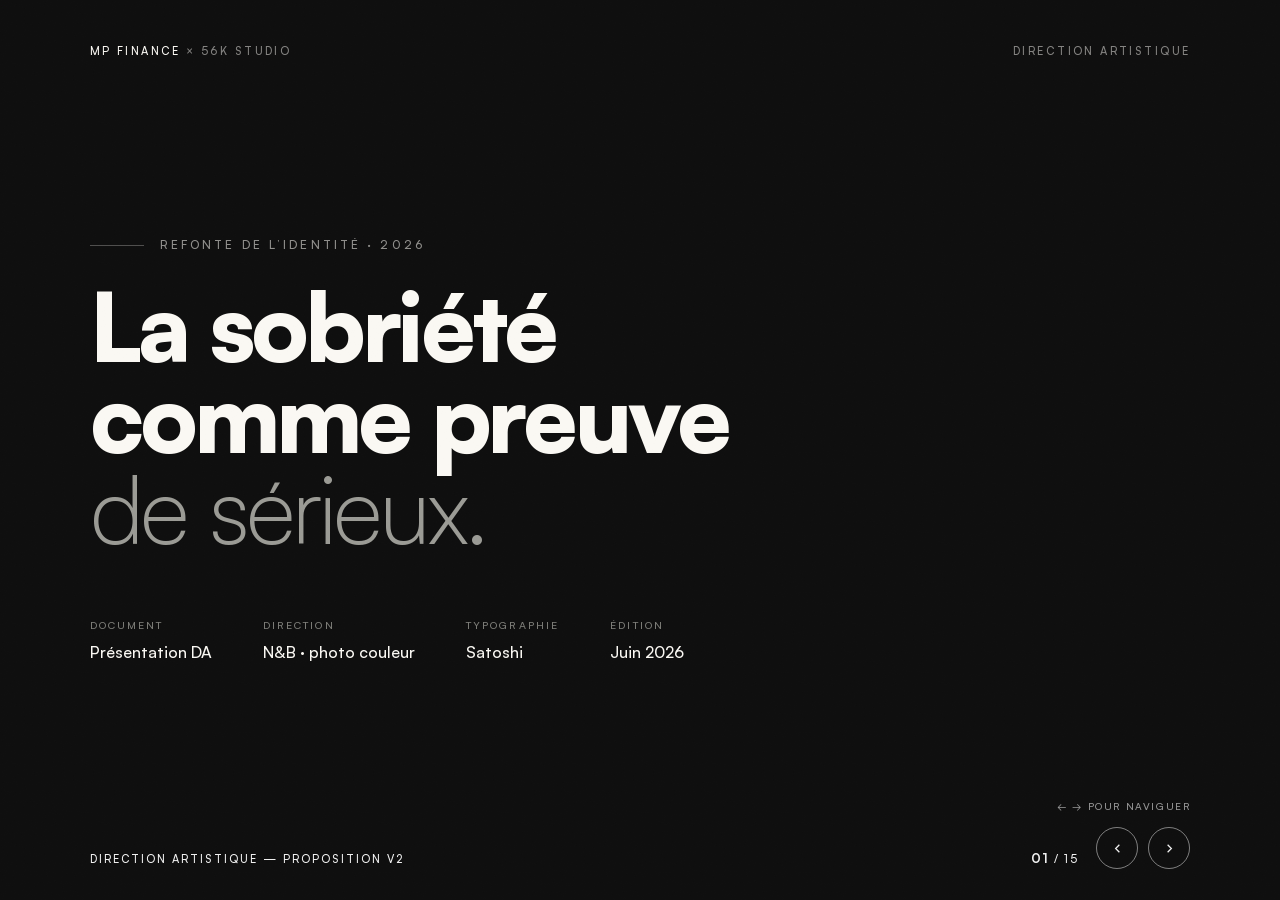
<file: v2/presentation.html>
<!DOCTYPE html>
<html lang="fr">
<head>
<meta charset="UTF-8">
<meta name="viewport" content="width=device-width, initial-scale=1">
<title>MP Finance — Présentation de la direction artistique</title>
<link rel="stylesheet" href="../assets/fonts/satoshi.css">
<style>
/* ============================================================
   MP FINANCE — DECK DE PRÉSENTATION (mêmes tokens que le brandbook)
   ============================================================ */
:root{
  --ink:#0E0E0E; --ink-90:#2A2A28; --g700:#4A4A47; --g600:#5E5E5A;
  --g500:#7C7C77; --g400:#9B9B95; --g300:#C7C4BC; --g200:#E3E0D8;
  --g100:#EEEBE3; --paper:#FAF8F3; --white:#FFFFFF;
  --bg:var(--paper); --text:var(--ink); --muted:var(--g600); --faint:var(--g500);
  --line:#DEDAD0; --line-strong:var(--ink);
  --font:'Satoshi',-apple-system,system-ui,sans-serif;
  --mono:var(--font); /* mono abandonnée (RDV 10/06) — labels en Satoshi Medium */
  --pad: clamp(40px, 7vw, 132px);
  --ease: cubic-bezier(.22,.61,.36,1);
}
*{margin:0;padding:0;box-sizing:border-box}
html,body{height:100%}
body{
  font-family:var(--font); background:var(--ink); color:var(--text);
  -webkit-font-smoothing:antialiased; text-rendering:optimizeLegibility;
  overflow:hidden;
}
.no-sel{user-select:none}

/* ---------- DECK SHELL ---------- */
.deck{position:fixed;inset:0;overflow:hidden;background:var(--ink)}
.track{display:flex;height:100%;width:100%;
  transition:transform .72s var(--ease);will-change:transform}
.slide{position:relative;flex:0 0 100vw;height:100vh;overflow:hidden;
  background:var(--bg);display:flex;flex-direction:column}
.slide.dark{background:var(--ink);color:var(--paper)}
.slide.dark .eyebrow,.slide.dark .kicker{color:rgba(250,248,243,.55)}
.slide.dark .hair{background:rgba(250,248,243,.18)}

/* grain */
.slide::after{content:"";position:absolute;inset:0;pointer-events:none;z-index:5;opacity:.5;
  background-image:url("data:image/svg+xml,%3Csvg xmlns='http://www.w3.org/2000/svg' width='140' height='140'%3E%3Cfilter id='n'%3E%3CfeTurbulence type='fractalNoise' baseFrequency='0.9' numOctaves='2' stitchTiles='stitch'/%3E%3CfeColorMatrix type='saturate' values='0'/%3E%3C/filter%3E%3Crect width='100%25' height='100%25' filter='url(%23n)' opacity='0.025'/%3E%3C/svg%3E");}

/* inner padding frame */
.frame{position:relative;z-index:2;flex:1;display:flex;flex-direction:column;
  padding:var(--pad);min-height:0}

/* top chrome on each slide */
.chrome{position:absolute;top:clamp(24px,3.4vw,48px);left:var(--pad);right:var(--pad);
  display:flex;justify-content:space-between;align-items:center;z-index:6}
.chrome .mk{font-family:var(--font);font-weight:500;font-size:11px;letter-spacing:.22em;text-transform:uppercase;color:var(--faint)}
.slide.dark .chrome .mk{color:rgba(250,248,243,.5)}
.chrome .mk b{font-weight:500;color:var(--text)}
.slide.dark .chrome .mk b{color:var(--paper)}

/* typography atoms */
.eyebrow{font-family:var(--font);font-weight:500;font-size:12px;letter-spacing:.26em;text-transform:uppercase;
  color:var(--faint);display:flex;align-items:center;gap:16px}
.eyebrow .ln{display:inline-block;width:54px;height:1px;background:currentColor;opacity:.5}
h1.display{font-weight:900;letter-spacing:-0.035em;line-height:.96;
  font-size:clamp(44px,7.4vw,118px)}
h2.title{font-weight:700;letter-spacing:-0.03em;line-height:1.02;
  font-size:clamp(34px,4.8vw,74px)}
.lead{font-weight:300;font-size:clamp(18px,1.7vw,27px);line-height:1.5;color:var(--text-soft,var(--ink-90));max-width:24ch}
.muted{color:var(--muted)}
.thin{font-weight:300}
em{font-style:normal;font-weight:900}

/* helpers */
.spacer{flex:1}
.frame.vcenter{justify-content:center}
.vcenter .pillars,.vcenter .steps,.vcenter .voice{margin-top:clamp(36px,6vh,80px)}
.vcenter .spec{margin-top:clamp(28px,5vh,64px)}
.row{display:flex;gap:var(--pad)}
.center{align-items:center}
.kicker{font-family:var(--font);font-weight:500;font-size:11px;letter-spacing:.2em;text-transform:uppercase;color:var(--faint);margin-bottom:16px}

/* ===== slide-specific ===== */
/* cover */
.cover .frame{justify-content:center}
.cover .meta{display:flex;gap:clamp(28px,4vw,72px);margin-top:clamp(36px,5vw,72px);flex-wrap:wrap}
.cover .meta .m .k{font-family:var(--font);font-weight:500;font-size:10.5px;letter-spacing:.2em;text-transform:uppercase;color:var(--faint);margin-bottom:8px}
.cover .meta .m .v{font-size:16px;font-weight:500}
.cover .logo{height:34px;width:auto;filter:brightness(0) invert(1);opacity:.92}

/* statement */
.statement h2{font-weight:300;font-size:clamp(30px,4.4vw,68px);line-height:1.12;letter-spacing:-0.02em;max-width:18ch}

/* decisions list */
.decisions{display:grid;grid-template-columns:repeat(2,1fr);gap:0 clamp(40px,5vw,90px);
  border-top:1px solid var(--line);margin-top:clamp(28px,4vw,56px)}
.decisions .d{display:flex;gap:20px;padding:22px 0;border-bottom:1px solid var(--line);align-items:baseline}
.decisions .d .n{font-family:var(--font);font-weight:500;font-size:12px;color:var(--faint);flex:0 0 auto}
.decisions .d .t{font-size:clamp(15px,1.25vw,18px);line-height:1.4}
.decisions .d .t b{font-weight:700}

/* pillars (4) */
.pillars{display:grid;grid-template-columns:repeat(4,1fr);column-gap:clamp(26px,2.8vw,54px);border-top:1px solid var(--line);margin-top:auto}
.pillars .p{padding:clamp(26px,2.6vw,44px) 0 0 0}
.pillars .p .n{font-family:var(--font);font-weight:500;font-size:11px;letter-spacing:.16em;color:var(--faint);margin-bottom:18px}
.pillars .p h4{font-size:clamp(18px,1.55vw,23px);font-weight:700;letter-spacing:-0.02em;margin-bottom:12px}
.pillars .p p{font-size:14px;line-height:1.55;color:var(--muted)}

/* split: text + visual */
.split{display:grid;grid-template-columns:1fr 1fr;flex:1;min-height:0}
.split .tx{display:flex;flex-direction:column;justify-content:center;padding-right:clamp(30px,4vw,72px)}
.split .vz{position:relative;border-left:1px solid var(--line);margin:calc(var(--pad)*-1) calc(var(--pad)*-1) calc(var(--pad)*-1) 0;overflow:hidden}
.slide.dark .split .vz{border-left-color:rgba(250,248,243,.16)}
.split .vz img{position:absolute;inset:0;width:100%;height:100%;object-fit:cover}
.split .vz.ink{background:var(--ink)}
.split .vz .vlogo{position:absolute;left:40px;top:40px;height:26px;filter:brightness(0) invert(1);z-index:2}
/* logo centré dans le panneau encre (slide logo) */
.split .vz.logostage{display:flex;align-items:center;justify-content:center}
.split .vz.logostage img{position:static;inset:auto;width:52%;height:auto;object-fit:contain;
  filter:brightness(0) invert(1);transform:none}
.slide.active .split .vz.logostage img{transform:none}

/* color slide ramp */
.ramp{display:grid;grid-template-columns:repeat(8,1fr);height:clamp(120px,16vh,200px);border:1px solid var(--line-strong);margin-top:clamp(24px,3vw,44px)}
.ramp i{display:block}
.cinfo{display:flex;gap:48px;margin-top:24px;flex-wrap:wrap}
.cinfo .ci .k{font-family:var(--font);font-weight:500;font-size:10.5px;letter-spacing:.16em;text-transform:uppercase;color:var(--faint);margin-bottom:6px}
.cinfo .ci .v{font-size:17px;font-weight:500}
.cinfo .ci .v small{font-family:var(--font);font-weight:500;font-size:13px;color:var(--muted);font-weight:400}

/* type specimen */
.spec{display:flex;align-items:baseline;gap:clamp(20px,3vw,56px);flex-wrap:wrap;margin-top:auto}
.spec .big{font-weight:900;font-size:min(22vw,34vh,340px);line-height:.8;letter-spacing:-0.04em}
.spec .scale{display:flex;flex-direction:column;gap:14px}
.spec .scale .r{display:flex;align-items:baseline;gap:18px;border-bottom:1px solid var(--line);padding-bottom:12px}
.spec .scale .r .lab{font-family:var(--font);font-weight:500;font-size:10.5px;letter-spacing:.14em;color:var(--faint);width:64px;flex:0 0 auto}
.spec .scale .r .w300{font-weight:300}.spec .scale .r .w400{font-weight:400}
.spec .scale .r .w500{font-weight:500}.spec .scale .r .w700{font-weight:700}.spec .scale .r .w900{font-weight:900}
.spec .scale .r .sm{font-size:20px}

/* voice */
.voice{display:grid;grid-template-columns:1fr 1fr;gap:clamp(36px,4vw,80px);margin-top:auto}
.voice .col h4{font-family:var(--font);font-weight:500;font-size:11px;letter-spacing:.16em;text-transform:uppercase;color:var(--faint);margin-bottom:22px;padding-bottom:14px;border-bottom:1px solid var(--line)}
.voice .col p{font-size:clamp(16px,1.5vw,21px);line-height:1.5;margin-bottom:16px}
.voice .col.dont p{color:var(--g400)}
.voice .col.dont p::before{content:"× ";color:var(--g300)}
.voice .col.say p::before{content:"«\00a0";}
.voice .col.say p::after{content:"\00a0»";}

/* apps grid */
.appsg{display:grid;grid-template-columns:1.3fr 1fr 1fr;gap:clamp(16px,1.6vw,28px);flex:1;min-height:0;margin-top:clamp(20px,2.5vw,40px)}
.appsg .ap{position:relative;border:1px solid var(--line);overflow:hidden;display:flex;flex-direction:column}
.appsg .ap .cap{position:absolute;left:16px;bottom:14px;font-family:var(--font);font-weight:500;font-size:10px;letter-spacing:.16em;text-transform:uppercase;color:#fff;z-index:3;mix-blend-mode:difference}
.appsg .ap img{width:100%;height:100%;object-fit:cover}
.appsg .ap.card{background:var(--ink);align-items:center;justify-content:center}
.appsg .ap.card img{width:46%;height:auto;object-fit:contain;filter:brightness(0) invert(1)}
.appsg .ap.li{background:var(--ink);color:var(--paper);padding:clamp(20px,2vw,34px);justify-content:center}
.appsg .ap.li .q{font-weight:700;font-size:clamp(18px,1.7vw,26px);line-height:1.15;letter-spacing:-0.02em}
.appsg .ap.li .q .lt{color:var(--g400)}

/* photo wall (slide Photographie) */
.shoot{display:grid;grid-template-columns:1.3fr 1fr 1fr;grid-template-rows:1fr 1fr;
  gap:clamp(10px,1.2vw,18px);flex:1;min-height:0;margin-top:clamp(18px,2.4vw,38px)}
.shoot .g{position:relative;overflow:hidden;background:var(--g200)}
.shoot .g.tall{grid-row:1/3}
.shoot .g.wide{grid-column:2/4}
.shoot .g img{width:100%;height:100%;object-fit:cover}
.shoot .g .t{position:absolute;left:14px;bottom:12px;z-index:2;font-family:var(--font);font-weight:500;
  font-size:10px;letter-spacing:.14em;text-transform:uppercase;color:#fff;background:rgba(14,14,14,.5);padding:4px 8px}
.slide.active .shoot .g img{transform:scale(1)}
.shoot .g img{transform:scale(1.06);transition:transform 1.2s var(--ease)}

/* next steps */
.steps{display:grid;grid-template-columns:repeat(3,1fr);column-gap:clamp(26px,2.8vw,54px);border-top:1px solid var(--line);margin-top:auto}
.steps .st{padding:clamp(24px,3vw,48px) 0 clamp(10px,2vw,20px) 0}
.steps .st .n{font-family:var(--font);font-weight:500;font-size:13px;color:var(--ink);margin-bottom:20px;font-weight:500}
.slide.dark .steps .st .n{color:var(--paper)}
.steps .st h4{font-size:clamp(19px,1.7vw,26px);font-weight:700;letter-spacing:-0.02em;margin-bottom:12px}
.steps .st p{font-size:14.5px;line-height:1.55;color:var(--muted)}
.slide.dark .steps{border-top-color:rgba(250,248,243,.18)}
.slide.dark .steps .st{border-right-color:rgba(250,248,243,.16)}
.slide.dark .steps .st p{color:var(--g400)}

/* closing */
.closing .frame{justify-content:center;align-items:flex-start}
.closing .logo{height:46px;filter:brightness(0) invert(1);margin-bottom:clamp(36px,5vw,64px)}
.closing a{color:var(--paper);text-decoration:none;border-bottom:1px solid rgba(250,248,243,.4);font-family:var(--font);font-weight:500;font-size:14px;letter-spacing:.06em;padding-bottom:3px}
.closing a:hover{border-color:var(--paper)}

/* ---------- NAV / HUD ---------- */
.progress{position:fixed;top:0;left:0;height:3px;background:var(--ink);z-index:50;transition:width .72s var(--ease)}
.hud{position:fixed;bottom:clamp(20px,2.6vw,40px);left:var(--pad);right:var(--pad);z-index:40;
  display:flex;justify-content:space-between;align-items:flex-end;pointer-events:none;mix-blend-mode:difference}
.hud *{color:#fff}
.hud .label{font-family:var(--font);font-weight:500;font-size:11px;letter-spacing:.18em;text-transform:uppercase;max-width:50ch}
.hud .count{font-family:var(--font);font-weight:500;font-size:11px;letter-spacing:.14em;margin-right:112px}
.hud .count b{font-size:13px}
.arrows{position:fixed;bottom:clamp(18px,2.4vw,38px);right:var(--pad);z-index:45;display:flex;gap:10px;mix-blend-mode:difference}
.arrows button{pointer-events:auto;width:42px;height:42px;border:1px solid rgba(255,255,255,.5);background:transparent;color:#fff;
  border-radius:50%;cursor:pointer;display:flex;align-items:center;justify-content:center;transition:.2s}
.arrows button:hover{background:#fff;color:#000;border-color:#fff}
.arrows button svg{width:15px;height:15px}
.hint{position:fixed;bottom:calc(clamp(18px,2.4vw,38px) + 56px);right:var(--pad);z-index:45;
  font-family:var(--font);font-weight:500;font-size:10px;letter-spacing:.16em;text-transform:uppercase;color:#fff;mix-blend-mode:difference;opacity:.6;
  transition:opacity .4s}
.hint.hide{opacity:0}

/* ---------- entrance animations ---------- */
[data-r]{opacity:0;transform:translateY(26px);transition:opacity .7s var(--ease),transform .7s var(--ease)}
.slide.active [data-r]{opacity:1;transform:none}
.slide.active [data-r="1"]{transition-delay:.12s}
.slide.active [data-r="2"]{transition-delay:.22s}
.slide.active [data-r="3"]{transition-delay:.34s}
.slide.active [data-r="4"]{transition-delay:.46s}
.slide.active [data-r="5"]{transition-delay:.58s}
.slide.active [data-r="6"]{transition-delay:.70s}
.split .vz img,.appsg img{transform:scale(1.06);transition:transform 1.2s var(--ease)}
.slide.active .split .vz img,.slide.active .appsg img{transform:scale(1)}

@media (max-width:820px){
  :root{--pad:32px}
  .split,.voice,.appsg{grid-template-columns:1fr}
  .decisions{grid-template-columns:1fr}
  .pillars,.steps{grid-template-columns:1fr 1fr}
  .split .vz{display:none}
  .appsg .ap.li{display:none}
}

/* ---------- print → PDF (one slide per page) ---------- */
@media print{
  body{overflow:visible;background:#fff}
  .deck,.track{display:block;position:static;height:auto;transform:none!important}
  .slide{flex:none;width:100%;height:100vh;page-break-after:always;break-after:page}
  .slide [data-r]{opacity:1!important;transform:none!important}
  .progress,.hud,.arrows,.hint{display:none!important}
  .split .vz img,.appsg img{transform:none!important}
}
</style>
</head>
<body class="no-sel">

<div class="progress" id="progress"></div>

<div class="deck">
  <div class="track" id="track">

    <!-- 01 · COVER -->
    <section class="slide cover dark" data-label="Direction artistique — proposition v2">
      <div class="chrome"><span class="mk"><b>MP&nbsp;Finance</b> × 56k&nbsp;Studio</span><span class="mk">Direction artistique</span></div>
      <div class="frame">
        <div class="eyebrow" data-r="1"><span class="ln"></span>Refonte de l’identité · 2026</div>
        <h1 class="display" data-r="2" style="margin-top:28px">La sobriété<br>comme preuve<br><span class="thin" style="color:var(--g400)">de sérieux.</span></h1>
        <div class="meta" data-r="3">
          <div class="m"><div class="k">Document</div><div class="v">Présentation DA</div></div>
          <div class="m"><div class="k">Direction</div><div class="v">N&amp;B · photo couleur</div></div>
          <div class="m"><div class="k">Typographie</div><div class="v">Satoshi</div></div>
          <div class="m"><div class="k">Édition</div><div class="v">Juin 2026</div></div>
        </div>
      </div>
    </section>

    <!-- 02 · CONTEXTE -->
    <section class="slide" data-label="Le point de départ">
      <div class="chrome"><span class="mk"><b>01</b> · Contexte</span><span class="mk">MP&nbsp;Finance</span></div>
      <div class="frame">
        <div class="spacer"></div>
        <div class="eyebrow" data-r="1"><span class="ln"></span>Pourquoi cette refonte</div>
        <div class="statement" data-r="2" style="margin-top:28px">
          <h2>MP Finance grandit : un réseau, des agences, une exigence. <em>L’image doit tenir ce niveau</em>, sans jamais perdre l’humain.</h2>
        </div>
        <p class="lead muted" data-r="3" style="margin-top:36px;max-width:52ch">Objectif : une identité claire, durable et facile à décliner par toute l’équipe — du courtier en agence à la communication nationale.</p>
        <div class="spacer"></div>
      </div>
    </section>

    <!-- 03 · DÉCISIONS ACTÉES -->
    <section class="slide" data-label="Ce qui a été acté ensemble">
      <div class="chrome"><span class="mk"><b>02</b> · Décisions actées</span><span class="mk">RDV du 10/06</span></div>
      <div class="frame vcenter">
        <div class="eyebrow" data-r="1"><span class="ln"></span>Le cadre validé ensemble</div>
        <h2 class="title" data-r="2" style="margin-top:20px;max-width:16ch">Une base claire,<br>validée.</h2>
        <div class="decisions" data-r="3">
          <div class="d"><span class="n">01</span><span class="t"><b>Noir &amp; blanc intégral.</b> La couleur vient uniquement de la photographie.</span></div>
          <div class="d"><span class="n">02</span><span class="t"><b>Une seule typographie : Satoshi.</b> Hiérarchie par les graisses — la variante « machine à écrire » est abandonnée.</span></div>
          <div class="d"><span class="n">03</span><span class="t"><b>Photos réelles uniquement,</b> format paysage pour les lieux — portraits au shooting de l’AG (septembre).</span></div>
          <div class="d"><span class="n">04</span><span class="t"><b>Logo conservé</b> + tagline pour distinguer MP Finance / MP Finance Pro.</span></div>
          <div class="d"><span class="n">05</span><span class="t"><b>Fond signature : pointe de Hongrie,</b> légèrement accentuée sur fond blanc — réglage fin à arrêter.</span></div>
          <div class="d"><span class="n">06</span><span class="t"><b>Ton chaleureux, humain, direct</b> — un conseiller de confiance, sans jargon.</span></div>
        </div>
      </div>
    </section>

    <!-- 04 · LE SYSTÈME -->
    <section class="slide" data-label="Le système en un coup d’œil">
      <div class="chrome"><span class="mk"><b>03</b> · Le système</span><span class="mk">Vue d’ensemble</span></div>
      <div class="frame vcenter">
        <div class="eyebrow" data-r="1"><span class="ln"></span>Le système en un coup d’œil</div>
        <h2 class="title" data-r="2" style="margin-top:20px;max-width:18ch">À chacun<br>son rôle.</h2>
        <div class="pillars">
          <div class="p" data-r="3"><div class="n">01 · Logo</div><h4>Le repère</h4><p>Conservé à l’identique : c’est lui qu’on reconnaît. La charte le cadre et le met en scène.</p></div>
          <div class="p" data-r="4"><div class="n">02 · Couleur</div><h4>Le cadre</h4><p>L’encre sur papier crème pose le décor et fait ressortir l’essentiel, sans jamais crier.</p></div>
          <div class="p" data-r="5"><div class="n">03 · Typographie</div><h4>La voix</h4><p>Satoshi, seule : un ton égal et assuré, du titre du site au courrier d’agence.</p></div>
          <div class="p" data-r="6"><div class="n">04 · Photographie</div><h4>La preuve</h4><p>De vrais visages, de vrais gestes : la chaleur et la couleur du réel.</p></div>
        </div>
      </div>
    </section>

    <!-- 05 · LOGO -->
    <section class="slide" data-label="Logo & signature">
      <div class="chrome"><span class="mk"><b>04</b> · Logo</span><span class="mk">Signature</span></div>
      <div class="split">
        <div class="frame tx" style="flex:none;justify-content:center">
          <div class="eyebrow" data-r="1"><span class="ln"></span>Une signature, pas un décor</div>
          <h2 class="title" data-r="2" style="margin-top:20px">Le logo,<br>conservé.</h2>
          <p class="lead muted" data-r="3" style="margin-top:28px;max-width:34ch">Votre logo ne change pas : c’est un acquis, on le garde. La charte lui donne un cadre — zone de protection, taille minimale, versions encre et papier. Jamais déformé, jamais habillé.</p>
        </div>
        <div class="vz ink logostage" data-r="2">
          <img src="../assets/logo-blanc.png" alt="Logo MP Finance">
        </div>
      </div>
    </section>

    <!-- 06 · COULEUR -->
    <section class="slide" data-label="Couleur — noir, blanc, nuances">
      <div class="chrome"><span class="mk"><b>05</b> · Couleur</span><span class="mk">Système N&amp;B</span></div>
      <div class="frame vcenter">
        <div class="eyebrow" data-r="1"><span class="ln"></span>Aucune couleur décorative</div>
        <h2 class="title" data-r="2" style="margin-top:20px;max-width:18ch">Noir, blanc,<br>nuances.</h2>
        <p class="lead muted" data-r="3" style="margin-top:18px;max-width:56ch;font-size:clamp(14px,1.3vw,18px)">Là où le secteur sature de bleus corporate, le noir &amp; blanc affirme le calme et la durée. La vie vient de la photographie — la seule couleur du système.</p>
        <div class="ramp" data-r="3">
          <i style="background:#0E0E0E"></i><i style="background:#2A2A28"></i><i style="background:#4A4A47"></i><i style="background:#7C7C77"></i><i style="background:#9B9B95"></i><i style="background:#C7C4BC"></i><i style="background:#E3E0D8"></i><i style="background:#FAF8F3"></i>
        </div>
        <div class="cinfo" data-r="4">
          <div class="ci"><div class="k">Encre</div><div class="v">#0E0E0E <small>· K100</small></div></div>
          <div class="ci"><div class="k">Papier</div><div class="v">#FAF8F3 <small>· crème chaud</small></div></div>
          <div class="ci"><div class="k">Contraste</div><div class="v">17.4 : 1 <small>· AAA</small></div></div>
          <div class="ci"><div class="k">Couleur</div><div class="v">photographie <small>· uniquement</small></div></div>
        </div>
        
      </div>
    </section>

    <!-- 07 · TYPOGRAPHIE -->
    <section class="slide" data-label="Typographie — Satoshi">
      <div class="chrome"><span class="mk"><b>06</b> · Typographie</span><span class="mk">Satoshi</span></div>
      <div class="frame vcenter">
        <div class="eyebrow" data-r="1"><span class="ln"></span>Une seule famille</div>
        <h2 class="title" data-r="2" style="margin-top:20px">Satoshi,<br>seule en scène.</h2>
        <p class="lead muted" data-r="2" style="margin-top:18px;max-width:54ch;font-size:clamp(14px,1.3vw,18px)">Géométrique mais chaleureuse, moderne sans être à la mode : une typographie qui tient l’exigence du cabinet et reste lisible partout, de l’écran au papier.</p>
        <div class="spec">
          <div class="big" data-r="2" style="font-size:min(18vw,27vh,270px)">Aa</div>
          <div class="scale" data-r="3">
            <div class="r"><span class="lab">Black 900</span><span class="w900 sm">Votre projet mérite mieux.</span></div>
            <div class="r"><span class="lab">Bold 700</span><span class="w700 sm">Un partenaire, pas un guichet.</span></div>
            <div class="r"><span class="lab">Light 300</span><span class="w300 sm">Le conseil à hauteur d’exigence.</span></div>
            <div class="r"><span class="lab">Regular 400</span><span class="w400 sm">Un seul interlocuteur, du début à la fin.</span></div>
            <div class="r" style="border-bottom:0"><span class="lab">Medium 500</span><span class="w500 sm" style="font-size:13px;letter-spacing:.12em">COURTAGE · PATRIMOINE</span></div>
          </div>
        </div>
      </div>
    </section>

    <!-- 08 · PHOTOGRAPHIE -->
    <section class="slide" data-label="Photographie — l’humain en couleur">
      <div class="chrome"><span class="mk"><b>07</b> · Photographie</span><span class="mk">L’humain au centre</span></div>
      <div class="frame">
        <div class="row center" style="justify-content:space-between;gap:clamp(24px,4vw,80px);flex:none">
          <div>
            <div class="eyebrow" data-r="1"><span class="ln"></span>La seule couleur du système</div>
            <h2 class="title" data-r="2" style="margin-top:16px">De vrais<br>visages.</h2>
          </div>
          <p class="lead muted" data-r="3" style="max-width:42ch">Photos réelles uniquement — jamais de visages générés. Format paysage pour les lieux et l’agence ; les portraits seront réalisés au shooting de l’AG de septembre. Lumière douce, couleur naturelle, vrais collaborateurs.</p>
        </div>
        <div class="shoot" data-r="4">
          <div class="g tall"><img src="../assets/ph-marie.jpg" alt="Portrait conseillère" style="object-position:center 18%"><span class="t">Le regard · la confiance</span></div>
          <div class="g"><img src="../assets/ph-conseil.jpg" alt="Conseil au bureau" style="object-position:center 42%"><span class="t">Au bureau</span></div>
          <div class="g"><img src="../assets/ph-signature.jpg" alt="Signature" style="object-position:center 55%"><span class="t">Le geste</span></div>
          <div class="g wide"><img src="../assets/ph-equipe.jpg" alt="L’équipe" style="object-position:center 38%"><span class="t">Le collectif · l’écoute</span></div>
        </div>
      </div>
    </section>

    <!-- 08 · FOND SIGNATURE -->
    <section class="slide dark" id="sig-slide" data-label="Fond signature — pointe de Hongrie, réglage d'intensité">
      <style>
        #sig-slide .sg-head{max-width:80ch}
        #sig-slide h2.title{font-size:clamp(26px,3vw,46px)}
        #sig-slide h2.title .lt{font-weight:300;color:rgba(250,248,243,.5)}
        #sig-slide .sg-head p{font-weight:300;font-size:clamp(13px,1.15vw,17px);line-height:1.5;color:rgba(250,248,243,.78);max-width:76ch;margin-top:12px}
        #sig-slide .sigvars{display:grid;grid-template-columns:repeat(4,1fr);gap:clamp(12px,1.4vw,22px) clamp(14px,1.5vw,24px);margin-top:clamp(16px,2vw,28px);flex:1;min-height:0}
        #sig-slide .sv{display:flex;flex-direction:column;margin:0;min-height:0}
        #sig-slide .sv .pv{position:relative;flex:1;min-height:0;border:1px solid rgba(250,248,243,.16);overflow:hidden;background-size:cover;background-position:center}
        #sig-slide .sv.reco .pv{border:2px solid var(--paper)}
        #sig-slide .sv .pv .lg{position:absolute;inset:0;display:flex;align-items:center;justify-content:center}
        #sig-slide .sv .pv .lg img{width:30%;max-width:150px}
        #sig-slide .sv figcaption{padding-top:9px;display:flex;align-items:baseline;justify-content:space-between;gap:12px}
        #sig-slide .sv .t{font-weight:700;font-size:clamp(12.5px,1.1vw,15px);letter-spacing:-0.01em}
        #sig-slide .sv .k{font-family:var(--font);font-weight:500;font-size:9.5px;letter-spacing:.16em;text-transform:uppercase;color:rgba(250,248,243,.5);white-space:nowrap}
        #sig-slide .sv.reco .k{color:var(--paper)}
      </style>
      <div class="chrome"><span class="mk"><b>08</b> · Fond signature</span><span class="mk">Validé le 10/06 · intensité à régler</span></div>
      <div class="frame">
        <div class="sg-head">
          <div class="eyebrow" data-r="1"><span class="ln"></span>La matière de marque — validée</div>
          <h2 class="title" data-r="2" style="margin-top:12px">La pointe de Hongrie. <span class="lt">Reste l'intensité.</span></h2>
          <p data-r="3">Le motif du parquet des bureaux, retenu comme fond signature. Direction actée : une version <strong style="font-weight:700">légèrement accentuée sur fond blanc</strong> — perceptible, sans dominer le logo. Quatre opacités de motif par thème, papier et encre, pour arrêter le réglage définitif.</p>
        </div>
        <div class="sigvars" data-r="4">
          <figure class="sv">
            <div class="pv" style="background-image:url(../assets/textures/tex-hongrie-light.png)"><div class="lg"><img src="../assets/logo-noir.png" alt="Pointe de Hongrie — papier, opacité subtile"></div></div>
            <figcaption><span class="t">Papier · subtile</span><span class="k">L1 · opacité 10&nbsp;%</span></figcaption>
          </figure>
          <figure class="sv">
            <div class="pv" style="background-image:url(../assets/textures/tex-hongrie-light-med.png)"><div class="lg"><img src="../assets/logo-noir.png" alt="Pointe de Hongrie — papier, opacité médium"></div></div>
            <figcaption><span class="t">Papier · médium</span><span class="k">L2 · opacité 18&nbsp;%</span></figcaption>
          </figure>
          <figure class="sv reco">
            <div class="pv" style="background-image:url(../assets/textures/tex-hongrie-light-accent.png)"><div class="lg"><img src="../assets/logo-noir.png" alt="Pointe de Hongrie — papier, opacité accentuée (direction validée)"></div></div>
            <figcaption><span class="t">Papier · accentuée</span><span class="k">L3 · ● direction RDV</span></figcaption>
          </figure>
          <figure class="sv">
            <div class="pv" style="background-image:url(../assets/textures/tex-hongrie-light-forte.png)"><div class="lg"><img src="../assets/logo-noir.png" alt="Pointe de Hongrie — papier, opacité forte"></div></div>
            <figcaption><span class="t">Papier · forte</span><span class="k">L4 · opacité 35&nbsp;%</span></figcaption>
          </figure>
          <figure class="sv">
            <div class="pv" style="background-image:url(../assets/textures/tex-hongrie-dark-sub.png)"><div class="lg"><img src="../assets/logo-blanc.png" alt="Pointe de Hongrie — encre, opacité subtile"></div></div>
            <figcaption><span class="t">Encre · subtile</span><span class="k">D1 · opacité 10&nbsp;%</span></figcaption>
          </figure>
          <figure class="sv">
            <div class="pv" style="background-image:url(../assets/textures/tex-hongrie-dark-med.png)"><div class="lg"><img src="../assets/logo-blanc.png" alt="Pointe de Hongrie — encre, opacité médium"></div></div>
            <figcaption><span class="t">Encre · médium</span><span class="k">D2 · opacité 18&nbsp;%</span></figcaption>
          </figure>
          <figure class="sv">
            <div class="pv" style="background-image:url(../assets/textures/tex-hongrie-dark-accent.png)"><div class="lg"><img src="../assets/logo-blanc.png" alt="Pointe de Hongrie — encre, opacité accentuée"></div></div>
            <figcaption><span class="t">Encre · accentuée</span><span class="k">D3 · opacité 27&nbsp;%</span></figcaption>
          </figure>
          <figure class="sv">
            <div class="pv" style="background-image:url(../assets/textures/tex-hongrie-dark-forte.png)"><div class="lg"><img src="../assets/logo-blanc.png" alt="Pointe de Hongrie — encre, opacité forte"></div></div>
            <figcaption><span class="t">Encre · forte</span><span class="k">D4 · opacité 35&nbsp;%</span></figcaption>
          </figure>
        </div>
      </div>
    </section>

    <!-- 09 · TON DE VOIX -->
    <section class="slide dark" data-label="Ton de voix — proche, toujours clair">
      <div class="chrome"><span class="mk"><b>09</b> · Ton de voix</span><span class="mk">Proche, toujours clair</span></div>
      <div class="frame vcenter">
        <div class="eyebrow" data-r="1"><span class="ln"></span>On parle comme un conseiller de confiance</div>
        <h2 class="title" data-r="2" style="margin-top:20px;max-width:16ch">Proche,<br>toujours clair.</h2>
        <p data-r="3" style="margin-top:18px;max-width:54ch;font-weight:300;font-size:clamp(14px,1.3vw,18px);line-height:1.5;color:var(--g400)">Des exemples pour donner le ton, pas des scripts : on parle métier, on promet ce qu’on tient, on laisse le jargon et la promo aux autres.</p>
        <div class="voice">
          <div class="col say" data-r="3">
            <h4>On dit</h4>
            <p>Parlons de votre projet, on s’occupe du reste.</p>
            <p>Un seul interlocuteur, du premier rendez-vous à la signature.</p>
            <p>On négocie pour vous auprès de 30 banques.</p>
          </div>
          <div class="col dont" data-r="4">
            <h4>On ne dit pas</h4>
            <p>La solution n°1 incontournable du marché.</p>
            <p>Profitez vite de nos offres exceptionnelles !</p>
            <p>Optimisation de votre stratégie multi-canal.</p>
          </div>
        </div>
      </div>
    </section>

    <!-- 10 · APPLICATIONS (3 slides) -->
    <section class="slide app-slide" id="apps-a" data-label="Applications — la plaquette">
      <style>
        .app-slide h2.title{font-size:clamp(28px,3vw,46px)}
        .app-slide .big-pv{flex:1;min-height:0;display:flex;align-items:center;justify-content:center;overflow:hidden;margin-top:clamp(14px,1.8vw,26px)}
        .app-slide .big-pv img{width:100%;height:100%;object-fit:contain}
        .app-slide .pv-cap{font-family:var(--font);font-weight:500;font-size:10px;letter-spacing:.16em;text-transform:uppercase;color:var(--faint);padding-top:10px;flex:none}
        .app-slide .stack{flex:1;min-height:0;display:flex;flex-direction:column;gap:clamp(10px,1.2vw,18px);margin-top:clamp(14px,1.8vw,26px)}
        .app-slide .stack .srow{flex:1;min-height:0;display:flex;flex-direction:column}
        .app-slide .stack .srow .im{flex:1;min-height:0;display:flex;align-items:center;justify-content:center;overflow:hidden}
        .app-slide .stack .srow img{width:100%;height:100%;object-fit:contain}
      </style>
      <div class="chrome"><span class="mk"><b>10</b> · Applications</span><span class="mk">Print</span></div>
      <div class="frame">
        <div class="row center" style="justify-content:space-between;gap:clamp(24px,4vw,80px);flex:none">
          <div>
            <div class="eyebrow" data-r="1"><span class="ln"></span>La même grammaire partout</div>
            <h2 class="title" data-r="2" style="margin-top:14px">En situation :<br>la plaquette.</h2>
          </div>
          <p class="lead muted" data-r="3" style="max-width:40ch;font-size:clamp(14px,1.3vw,18px)">Maquettes indicatives — textes et visuels définitifs à valider.</p>
        </div>
        <div class="big-pv" data-r="4"><img src="../assets/apps/app-1.png" alt="Plaquette A4"></div>
        <div class="pv-cap" data-r="4">01 · Plaquette A4 — couverture photo pleine page, double page éditoriale</div>
      </div>
    </section>

    <section class="slide app-slide" id="apps-b" data-label="Applications — les réseaux">
      <div class="chrome"><span class="mk"><b>10</b> · Applications</span><span class="mk">Réseaux sociaux</span></div>
      <div class="frame">
        <div>
          <div class="eyebrow" data-r="1"><span class="ln"></span>La même grammaire partout</div>
          <h2 class="title" data-r="2" style="margin-top:14px">En situation :<br>les réseaux.</h2>
        </div>
        <div class="big-pv" data-r="3"><img src="../assets/apps/app-2.png" alt="Carousel LinkedIn"></div>
        <div class="pv-cap" data-r="3">02 · Carousel LinkedIn — accroche · preuve · contact</div>
      </div>
    </section>

    <section class="slide app-slide" id="apps-c" data-label="Applications — papeterie &amp; mail">
      <div class="chrome"><span class="mk"><b>10</b> · Applications</span><span class="mk">Papeterie &amp; mail</span></div>
      <div class="frame">
        <div>
          <div class="eyebrow" data-r="1"><span class="ln"></span>La même grammaire partout</div>
          <h2 class="title" data-r="2" style="margin-top:14px">En situation :<br>papeterie &amp; mail.</h2>
        </div>
        <div class="stack">
          <div class="srow" data-r="3"><div class="im"><img src="../assets/apps/app-3.png" alt="Carte de visite"></div><div class="pv-cap">03 · Carte de visite — format vertical, recto papier, verso encre</div></div>
          <div class="srow" data-r="4"><div class="im"><img src="../assets/apps/app-4.png" alt="Signature mail"></div><div class="pv-cap">04 · Signature mail</div></div>
        </div>
      </div>
    </section>

    <!-- 11 · PROCHAINES ÉTAPES -->
    <section class="slide dark" data-label="Prochaines étapes">
      <div class="chrome"><span class="mk"><b>11</b> · La suite</span><span class="mk">Feuille de route</span></div>
      <div class="frame vcenter">
        <div class="eyebrow" data-r="1"><span class="ln"></span>Après le réglage d’intensité</div>
        <h2 class="title" data-r="2" style="margin-top:20px;max-width:16ch">Les prochaines<br>étapes.</h2>
        <p data-r="3" style="margin-top:18px;max-width:62ch;font-weight:300;font-size:clamp(14px,1.3vw,18px);line-height:1.5;color:var(--g400)">Trois chantiers engagés — et le shooting portraits prévu à l’AG de septembre pour remplacer les visuels actuels par vos propres images.</p>
        <div class="steps">
          <div class="st" data-r="3"><div class="n">01</div><h4>Charte finalisée</h4><p>Le réglage de pointe de Hongrie choisi est intégré, le brand book mis à jour et livré — la référence unique pour tous vos supports.</p></div>
          <div class="st" data-r="4"><div class="n">02</div><h4>Design system Figma</h4><p>Les composants, tokens et gabarits livrés en Figma — prêts à l’emploi pour toute l’équipe.</p></div>
          <div class="st" data-r="5"><div class="n">03</div><h4>Déclinaisons</h4><p>Plaquette, réseaux sociaux, signatures, papeterie : la charte appliquée à tous vos supports.</p></div>
        </div>
      </div>
    </section>

    <!-- 12 · CLOSING -->
    <section class="slide closing dark" data-label="Merci">
      <div class="chrome"><span class="mk"><b>MP&nbsp;Finance</b> × 56k&nbsp;Studio</span><span class="mk">Juin 2026</span></div>
      <div class="frame">
        <img class="logo" src="../assets/logo-blanc.png" alt="MP Finance" data-r="1">
        <h1 class="display" data-r="2">Une marque<br>qui se tient.</h1>
        <p class="lead" data-r="3" style="margin-top:32px;color:var(--g300)">Votre réglage d'intensité choisi, nous finalisons la charte complète et vous la livrons.</p>
      </div>
    </section>

  </div>
</div>

<!-- HUD -->
<div class="hud">
  <span class="label" id="hudLabel"></span>
  <span class="count"><b id="cur">01</b> / <span id="tot">12</span></span>
</div>
<div class="hint" id="hint">← → pour naviguer</div>
<div class="arrows">
  <button id="prev" aria-label="Précédent"><svg viewBox="0 0 24 24" fill="none" stroke="currentColor" stroke-width="2"><path d="M15 18l-6-6 6-6"/></svg></button>
  <button id="next" aria-label="Suivant"><svg viewBox="0 0 24 24" fill="none" stroke="currentColor" stroke-width="2"><path d="M9 18l6-6-6-6"/></svg></button>
</div>

<script>
(function(){
  const track=document.getElementById('track');
  const slides=[...document.querySelectorAll('.slide')];
  const progress=document.getElementById('progress');
  const cur=document.getElementById('cur'),tot=document.getElementById('tot');
  const hudLabel=document.getElementById('hudLabel');
  const hint=document.getElementById('hint');
  let i=0, locked=false;
  tot.textContent=String(slides.length).padStart(2,'0');

  function pad(n){return String(n+1).padStart(2,'0');}
  function render(){
    track.style.transform='translateX('+(-i*100)+'vw)';
    slides.forEach((s,k)=>s.classList.toggle('active',k===i));
    progress.style.width=((i)/(slides.length-1)*100)+'%';
    cur.textContent=pad(i);
    hudLabel.textContent=slides[i].dataset.label||'';
  }
  function go(n){
    if(locked)return;
    const t=Math.max(0,Math.min(slides.length-1,n));
    if(t===i)return;
    i=t;locked=true;render();
    setTimeout(()=>locked=false,740);
  }
  document.getElementById('next').onclick=()=>go(i+1);
  document.getElementById('prev').onclick=()=>go(i-1);

  window.addEventListener('keydown',e=>{
    if(['ArrowRight','PageDown',' '].includes(e.key)){e.preventDefault();go(i+1);hideHint();}
    else if(['ArrowLeft','PageUp'].includes(e.key)){e.preventDefault();go(i-1);hideHint();}
    else if(e.key==='Home'){go(0);} else if(e.key==='End'){go(slides.length-1);}
  });
  // wheel (debounced)
  let wlock=false;
  window.addEventListener('wheel',e=>{
    if(wlock)return; if(Math.abs(e.deltaY)<24 && Math.abs(e.deltaX)<24)return;
    wlock=true; const d=(e.deltaY||e.deltaX); go(i+(d>0?1:-1)); hideHint();
    setTimeout(()=>wlock=false,820);
  },{passive:true});
  // touch
  let sx=0,sy=0;
  window.addEventListener('touchstart',e=>{sx=e.touches[0].clientX;sy=e.touches[0].clientY;},{passive:true});
  window.addEventListener('touchend',e=>{
    const dx=e.changedTouches[0].clientX-sx, dy=e.changedTouches[0].clientY-sy;
    if(Math.abs(dx)>50&&Math.abs(dx)>Math.abs(dy)){go(i+(dx<0?1:-1));hideHint();}
  },{passive:true});

  function hideHint(){hint.classList.add('hide');}
  setTimeout(hideHint,4200);
  render();
})();
</script>
</body>
</html>
</file>
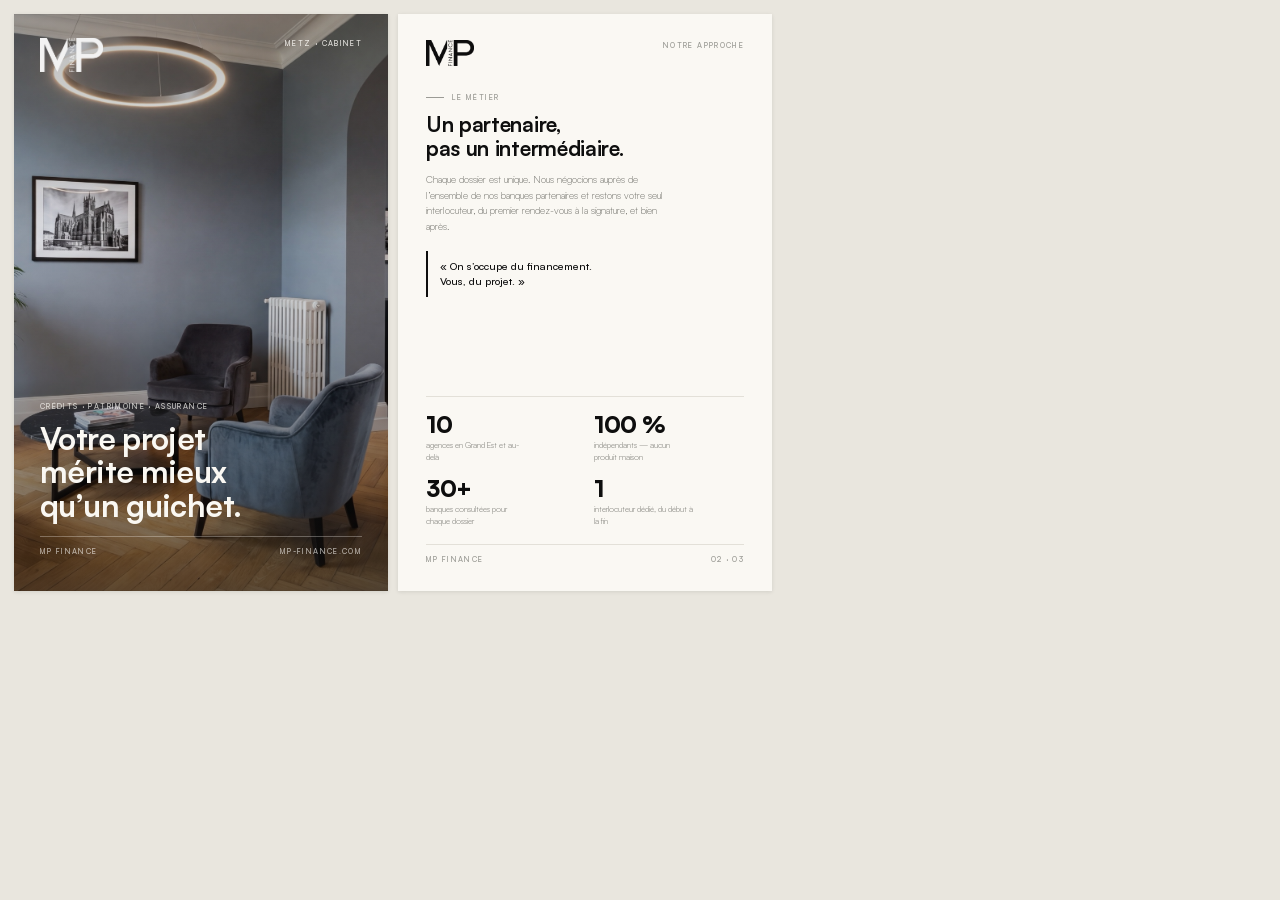
<file: v2/maquettes/m1-plaquette.html>
<!DOCTYPE html>
<html lang="fr"><head><meta charset="utf-8">
<link rel="stylesheet" href="../../assets/fonts/satoshi.css">
<style>
  :root{--paper:#FAF8F3;--ink:#0E0E0E;--g500:#6E6E68;--g300:#9B9B95;--font:'Satoshi',sans-serif}
  *{margin:0;padding:0;box-sizing:border-box}
  html,body{width:786px;height:605px;overflow:hidden;background:#E9E6DE;font-family:var(--font);color:var(--ink);-webkit-font-smoothing:antialiased}
  .board{display:flex;gap:10px;padding:14px;height:100%}
  .page{flex:1;background:var(--paper);position:relative;overflow:hidden;box-shadow:0 1px 4px rgba(14,14,14,.10)}
  .lbl{font-weight:500;font-size:7.5px;letter-spacing:.18em;text-transform:uppercase}
  /* — Couverture */
  .cover .ph{position:absolute;inset:0}
  .cover .ph img{width:100%;height:100%;object-fit:cover;object-position:center 60%}
  .cover .veil{position:absolute;inset:0;background:linear-gradient(180deg,rgba(14,14,14,.30) 0%,rgba(14,14,14,.04) 38%,rgba(14,14,14,.62) 100%)}
  .cover .top{position:absolute;top:24px;left:26px;right:26px;display:flex;justify-content:space-between;align-items:flex-start}
  .cover .top img{height:34px;width:auto}
  .cover .top .lbl{color:rgba(250,248,243,.85)}
  .cover .bottom{position:absolute;left:26px;right:26px;bottom:24px;color:var(--paper)}
  .cover .bottom .lbl{color:rgba(250,248,243,.75);margin-bottom:10px}
  .cover h1{font-weight:700;font-size:31px;line-height:1.08;letter-spacing:-0.02em;max-width:11ch}
  .cover .foot{margin-top:14px;display:flex;justify-content:space-between;align-items:baseline;border-top:1px solid rgba(250,248,243,.30);padding-top:9px}
  .cover .foot .lbl{color:rgba(250,248,243,.65)}
  /* — Page métier */
  .inner{padding:26px 28px;display:flex;flex-direction:column;height:100%}
  .inner .hd{display:flex;justify-content:space-between;align-items:flex-start;margin-bottom:26px}
  .inner .hd img{height:26px;width:auto}
  .inner .hd .lbl{color:var(--g300)}
  .eyebrow{font-weight:500;font-size:7.5px;letter-spacing:.2em;text-transform:uppercase;color:var(--g300);display:flex;align-items:center;gap:8px}
  .eyebrow::before{content:'';width:18px;height:1px;background:var(--g300)}
  .inner h2{font-weight:700;font-size:21px;line-height:1.12;letter-spacing:-0.015em;margin:10px 0 12px}
  .inner p.body{font-weight:300;font-size:9.8px;line-height:1.6;color:var(--g500);max-width:42ch}
  .quote{margin:16px 0 0;border-left:2px solid var(--ink);padding:8px 0 8px 12px;font-weight:500;font-size:10.5px;line-height:1.45;max-width:34ch}
  .stats{margin-top:auto;display:grid;grid-template-columns:1fr 1fr;gap:14px 18px;border-top:1px solid #E3E0D8;padding-top:16px}
  .stat .n{font-weight:900;font-size:23px;letter-spacing:-0.02em;line-height:1}
  .stat .d{font-weight:300;font-size:8.4px;line-height:1.4;color:var(--g500);margin-top:4px;max-width:20ch}
  .inner .ft{display:flex;justify-content:space-between;align-items:baseline;border-top:1px solid #E3E0D8;margin-top:16px;padding-top:9px}
  .inner .ft .lbl{color:var(--g300)}
</style></head>
<body>
<div class="board">
  <div class="page cover">
    <div class="ph"><img src="../../assets/ph-cover.jpg" alt=""></div>
    <div class="veil"></div>
    <div class="top"><img src="../../assets/logo-blanc.png" alt="MP Finance"><span class="lbl">Metz · Cabinet</span></div>
    <div class="bottom">
      <div class="lbl">Crédits · Patrimoine · Assurance</div>
      <h1>Votre projet mérite mieux qu’un guichet.</h1>
      <div class="foot"><span class="lbl">MP Finance</span><span class="lbl">mp-finance.com</span></div>
    </div>
  </div>
  <div class="page">
    <div class="inner">
      <div class="hd"><img src="../../assets/logo-noir.png" alt="MP Finance"><span class="lbl">Notre approche</span></div>
      <div class="eyebrow">Le métier</div>
      <h2>Un partenaire,<br>pas un intermédiaire.</h2>
      <p class="body">Chaque dossier est unique. Nous négocions auprès de l’ensemble de nos banques partenaires et restons votre seul interlocuteur, du premier rendez-vous à la signature, et bien après.</p>
      <div class="quote">«&nbsp;On s’occupe du financement. Vous,&nbsp;du&nbsp;projet.&nbsp;»</div>
      <div class="stats">
        <div class="stat"><div class="n">10</div><div class="d">agences en Grand Est et au-delà</div></div>
        <div class="stat"><div class="n">100&nbsp;%</div><div class="d">indépendants — aucun produit maison</div></div>
        <div class="stat"><div class="n">30+</div><div class="d">banques consultées pour chaque dossier</div></div>
        <div class="stat"><div class="n">1</div><div class="d">interlocuteur dédié, du début à la fin</div></div>
      </div>
      <div class="ft"><span class="lbl">MP Finance</span><span class="lbl">02 · 03</span></div>
    </div>
  </div>
</div>
</body></html>
</file>
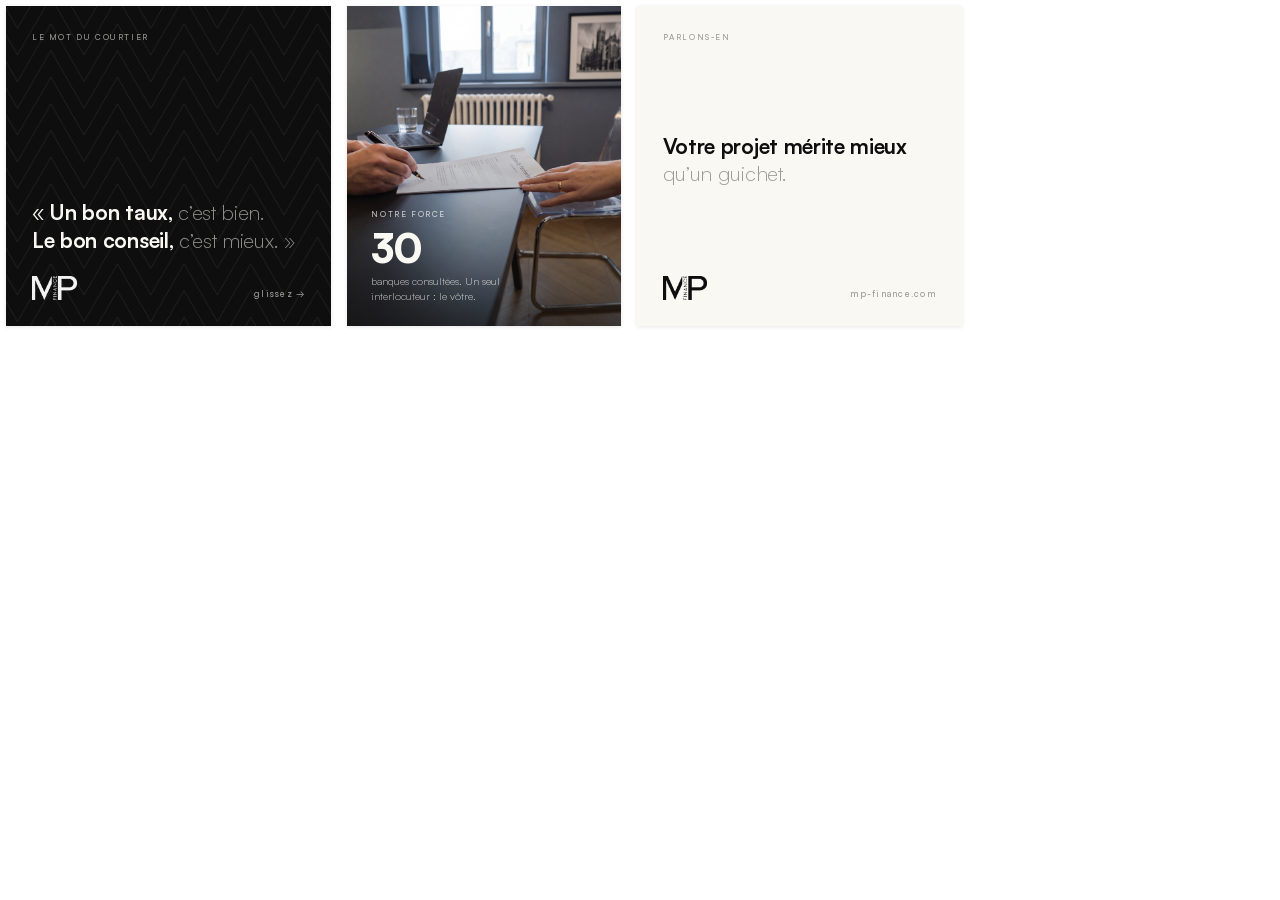
<file: v2/maquettes/m2-carousel.html>
<!DOCTYPE html>
<html lang="fr"><head><meta charset="utf-8">
<link rel="stylesheet" href="../../assets/fonts/satoshi.css">
<style>
  :root{--paper:#FAF8F3;--ink:#0E0E0E;--g500:#6E6E68;--g300:#9B9B95;--font:'Satoshi',sans-serif}
  *{margin:0;padding:0;box-sizing:border-box}
  html,body{width:968px;height:332px;overflow:hidden;background:transparent;font-family:var(--font);-webkit-font-smoothing:antialiased}
  .row{display:flex;gap:16px;height:100%;padding:6px}
  .panel{flex:1;position:relative;overflow:hidden;box-shadow:0 1px 4px rgba(14,14,14,.10)}
  .lbl{font-weight:500;font-size:8px;letter-spacing:.2em;text-transform:uppercase}
  /* P1 — encre + hongrie légère (un seul panneau texturé, retour 12/06) */
  .p1{background:#0E0E0E url('../../assets/textures/tex-hongrie-dark.png') center/cover;color:var(--paper);padding:26px;display:flex;flex-direction:column}
  .p1 .lbl{color:rgba(250,248,243,.6)}
  .p1 .q{margin-top:auto;font-size:21px;line-height:1.3;letter-spacing:-0.015em}
  .p1 .q b{font-weight:700}.p1 .q span{font-weight:300;color:rgba(250,248,243,.55)}
  .p1 .ft{margin-top:22px;display:flex;justify-content:space-between;align-items:flex-end}
  .p1 .ft img{height:24px;width:auto}
  .p1 .ft .lbl{color:rgba(250,248,243,.6);letter-spacing:.14em;text-transform:none;font-size:9px}
  /* P2 — photo */
  .p2 img.ph{position:absolute;inset:0;width:100%;height:100%;object-fit:cover;object-position:center 55%}
  .p2 .veil{position:absolute;inset:0;background:linear-gradient(180deg,rgba(14,14,14,0) 35%,rgba(14,14,14,.72) 100%)}
  .p2 .txt{position:absolute;left:24px;right:24px;bottom:22px;color:var(--paper)}
  .p2 .lbl{color:rgba(250,248,243,.75)}
  .p2 .n{font-weight:900;font-size:40px;line-height:1;letter-spacing:-0.02em;margin:6px 0 6px}
  .p2 .d{font-weight:300;font-size:10.5px;line-height:1.45;color:rgba(250,248,243,.85);max-width:30ch}
  /* P3 — papier + hongrie */
  .p3{background:#FAF8F3;color:var(--ink);padding:26px;display:flex;flex-direction:column}
  .p3 .lbl{color:var(--g300)}
  .p3 .t{margin:auto 0;font-size:21px;line-height:1.25;letter-spacing:-0.015em}
  .p3 .t b{font-weight:700}.p3 .t span{font-weight:300;color:var(--g300)}
  .p3 .ft{display:flex;justify-content:space-between;align-items:flex-end}
  .p3 .ft img{height:24px;width:auto}
  .p3 .ft .s{font-weight:500;font-size:9px;letter-spacing:.14em;color:var(--g300)}
</style></head>
<body>
<div class="row">
  <div class="panel p1">
    <span class="lbl">Le mot du courtier</span>
    <div class="q">«&nbsp;<b>Un bon taux,</b> <span>c’est bien.</span><br><b>Le bon conseil,</b> <span>c’est mieux.&nbsp;»</span></div>
    <div class="ft"><img src="../../assets/logo-blanc.png" alt="MP Finance"><span class="lbl">glissez →</span></div>
  </div>
  <div class="panel p2">
    <img class="ph" src="../../assets/ph-signature.jpg" alt="">
    <div class="veil"></div>
    <div class="txt">
      <span class="lbl">Notre force</span>
      <div class="n">30</div>
      <div class="d">banques consultées. Un seul interlocuteur&nbsp;: le&nbsp;vôtre.</div>
    </div>
  </div>
  <div class="panel p3">
    <span class="lbl">Parlons-en</span>
    <div class="t"><b>Votre projet mérite mieux</b><br><span>qu’un guichet.</span></div>
    <div class="ft"><img src="../../assets/logo-noir.png" alt="MP Finance"><span class="s">mp-finance.com</span></div>
  </div>
</div>
</body></html>
</file>
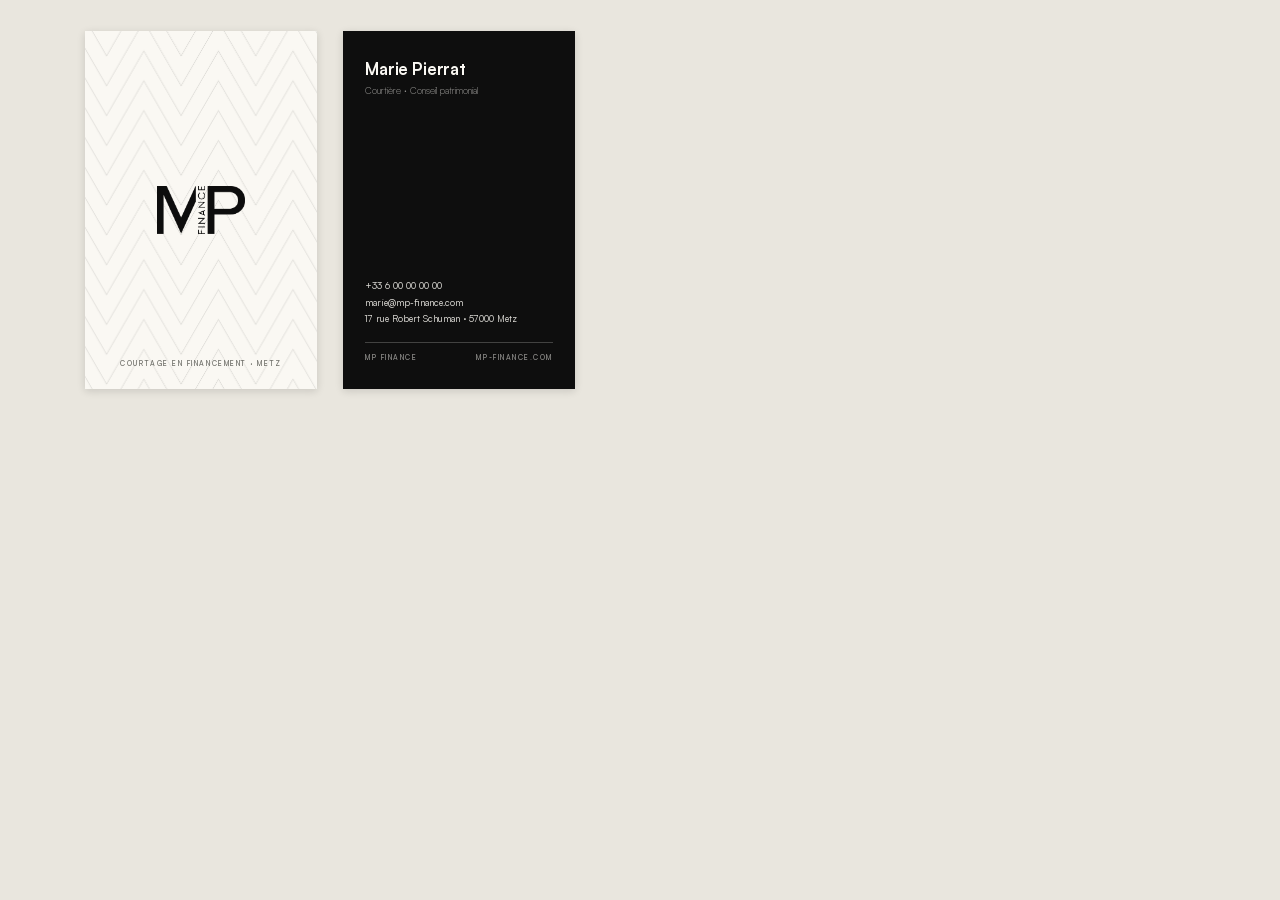
<file: v2/maquettes/m3-carte.html>
<!DOCTYPE html>
<html lang="fr"><head><meta charset="utf-8">
<link rel="stylesheet" href="../../assets/fonts/satoshi.css">
<style>
  :root{--paper:#FAF8F3;--ink:#0E0E0E;--g500:#6E6E68;--g300:#9B9B95;--font:'Satoshi',sans-serif}
  *{margin:0;padding:0;box-sizing:border-box}
  html,body{width:660px;height:420px;overflow:hidden;background:#E9E6DE;font-family:var(--font);color:var(--ink);-webkit-font-smoothing:antialiased}
  .board{display:flex;gap:26px;justify-content:center;align-items:center;height:100%;padding:24px}
  /* format vertical 55×85 → 232×358 */
  .card{width:232px;height:358px;position:relative;overflow:hidden;box-shadow:0 2px 8px rgba(14,14,14,.14);display:flex;flex-direction:column}
  .lbl{font-weight:500;font-size:7px;letter-spacing:.22em;text-transform:uppercase}
  /* recto — papier + hongrie médium (plus léger, retour 12/06) */
  .recto{background:#FAF8F3 url('../../assets/textures/tex-hongrie-light-med.png') center/cover;align-items:center;justify-content:center;padding:24px}
  .recto img{width:88px;height:auto}
  .recto .base{position:absolute;left:0;right:0;bottom:20px;text-align:center;color:var(--g500)}
  /* verso — encre + hongrie subtile */
  .verso{background:#0E0E0E;color:var(--paper);padding:26px 22px}
  .verso .nm{font-weight:700;font-size:16.5px;letter-spacing:-0.01em}
  .verso .rl{font-weight:300;font-size:9.5px;color:rgba(250,248,243,.62);margin-top:4px}
  .verso .co{margin-top:auto;font-weight:400;font-size:9px;line-height:1.85;color:rgba(250,248,243,.88)}
  .verso .ft{border-top:1px solid rgba(250,248,243,.22);margin-top:14px;padding-top:10px;display:flex;justify-content:space-between;align-items:baseline}
  .verso .ft .lbl{color:rgba(250,248,243,.55)}
</style></head>
<body>
<div class="board">
  <div class="card recto">
    <img src="../../assets/logo-noir.png" alt="MP Finance">
    <div class="base lbl">Courtage en financement · Metz</div>
  </div>
  <div class="card verso">
    <div class="nm">Marie Pierrat</div>
    <div class="rl">Courtière · Conseil patrimonial</div>
    <div class="co">+33 6 00 00 00 00<br>marie@mp-finance.com<br>17 rue Robert Schuman · 57000 Metz</div>
    <div class="ft"><span class="lbl">MP Finance</span><span class="lbl">mp-finance.com</span></div>
  </div>
</div>
</body></html>
</file>
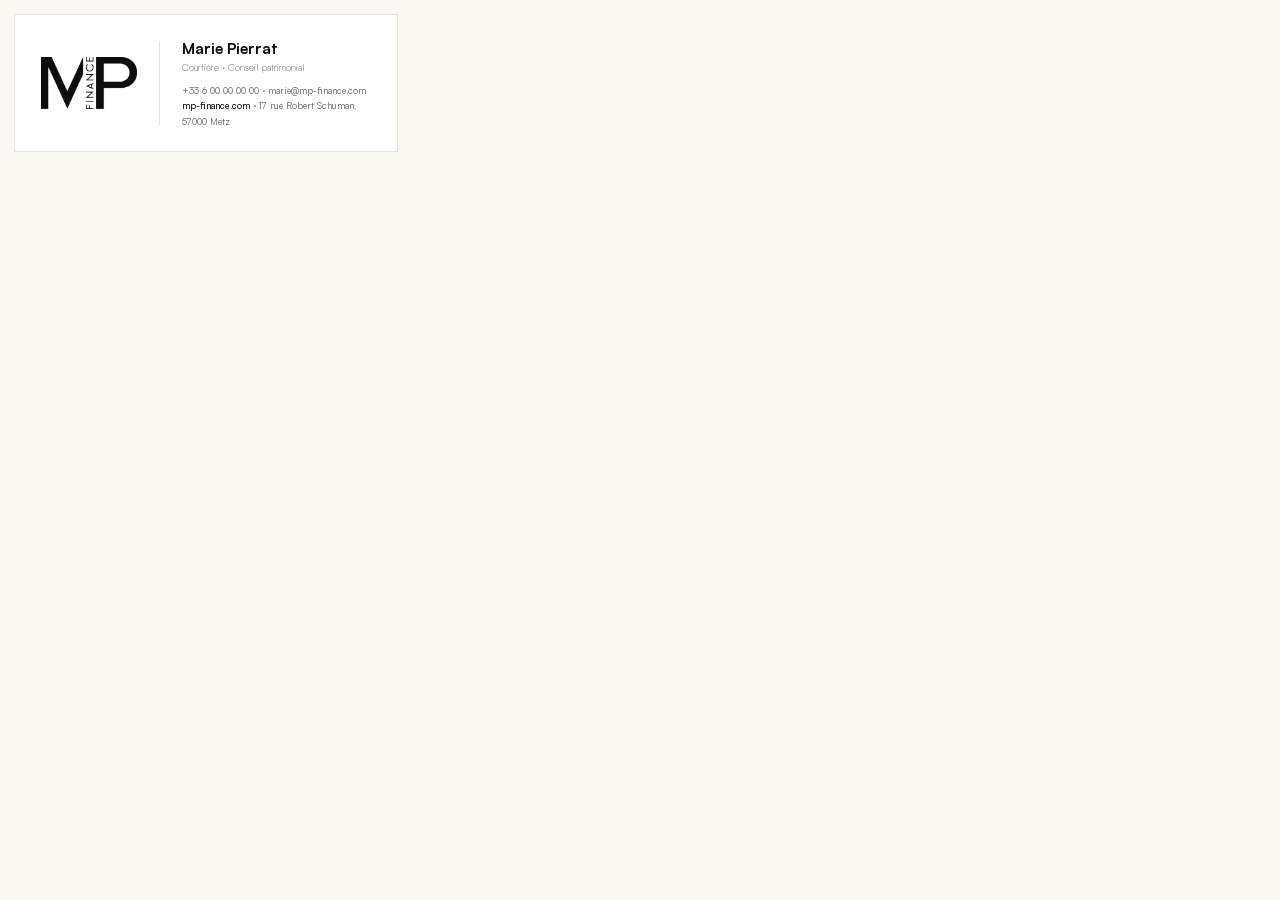
<file: v2/maquettes/m4-signature.html>
<!DOCTYPE html>
<html lang="fr"><head><meta charset="utf-8">
<link rel="stylesheet" href="../../assets/fonts/satoshi.css">
<style>
  :root{--paper:#FAF8F3;--ink:#0E0E0E;--g500:#6E6E68;--g300:#9B9B95;--font:'Satoshi',sans-serif}
  *{margin:0;padding:0;box-sizing:border-box}
  html,body{width:412px;height:166px;overflow:hidden;background:#FAF8F3;font-family:var(--font);color:var(--ink);-webkit-font-smoothing:antialiased}
  .wrap{margin:14px;background:#fff;border:1px solid #E7E4DC;height:calc(100% - 28px);display:flex;align-items:center;gap:22px;padding:0 26px}
  .logo{flex:none;border-right:1px solid #E7E4DC;padding-right:22px;display:flex;align-items:center;height:62%}
  .logo img{height:52px;width:auto}
  .id .nm{font-weight:700;font-size:15.5px;letter-spacing:-0.01em}
  .id .rl{font-weight:300;font-size:10px;color:var(--g500);margin-top:2px}
  .id .co{font-weight:400;font-size:9px;line-height:1.7;color:var(--g500);margin-top:9px}
  .id .co a{color:var(--ink);text-decoration:none;font-weight:500}
</style></head>
<body>
<div class="wrap">
  <div class="logo"><img src="../../assets/logo-noir.png" alt="MP Finance"></div>
  <div class="id">
    <div class="nm">Marie Pierrat</div>
    <div class="rl">Courtière · Conseil patrimonial</div>
    <div class="co">+33 6 00 00 00 00 · marie@mp-finance.com<br><a href="#">mp-finance.com</a> · 17 rue Robert Schuman, 57000&nbsp;Metz</div>
  </div>
</div>
</body></html>
</file>
<file: assets/fonts/satoshi.css>
/* MP Finance — Satoshi (Fontshare, self-hosted woff2) */
@font-face{font-family:'Satoshi';src:url('Satoshi-Light.woff2') format('woff2');font-weight:300;font-style:normal;font-display:swap}
@font-face{font-family:'Satoshi';src:url('Satoshi-Regular.woff2') format('woff2');font-weight:400;font-style:normal;font-display:swap}
@font-face{font-family:'Satoshi';src:url('Satoshi-Medium.woff2') format('woff2');font-weight:500;font-style:normal;font-display:swap}
@font-face{font-family:'Satoshi';src:url('Satoshi-Bold.woff2') format('woff2');font-weight:700;font-style:normal;font-display:swap}
@font-face{font-family:'Satoshi';src:url('Satoshi-Black.woff2') format('woff2');font-weight:900;font-style:normal;font-display:swap}
</file>
